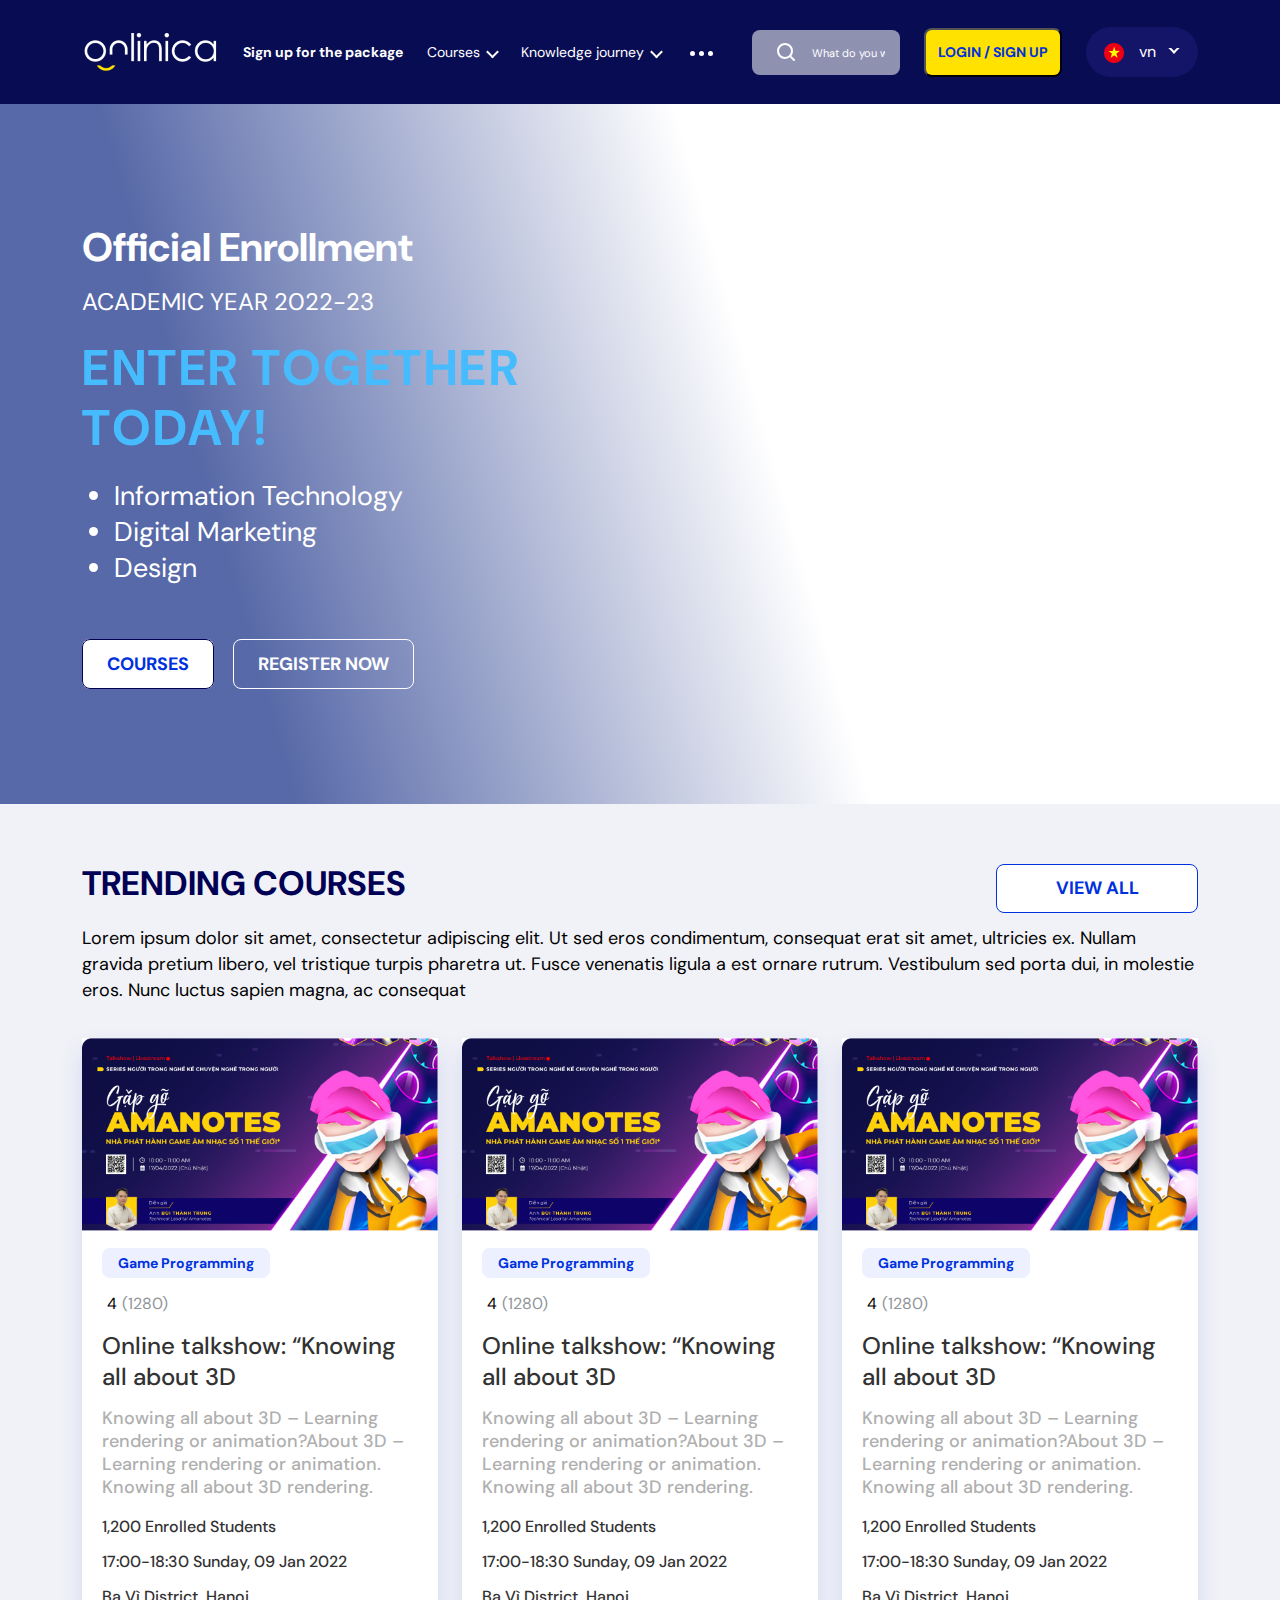
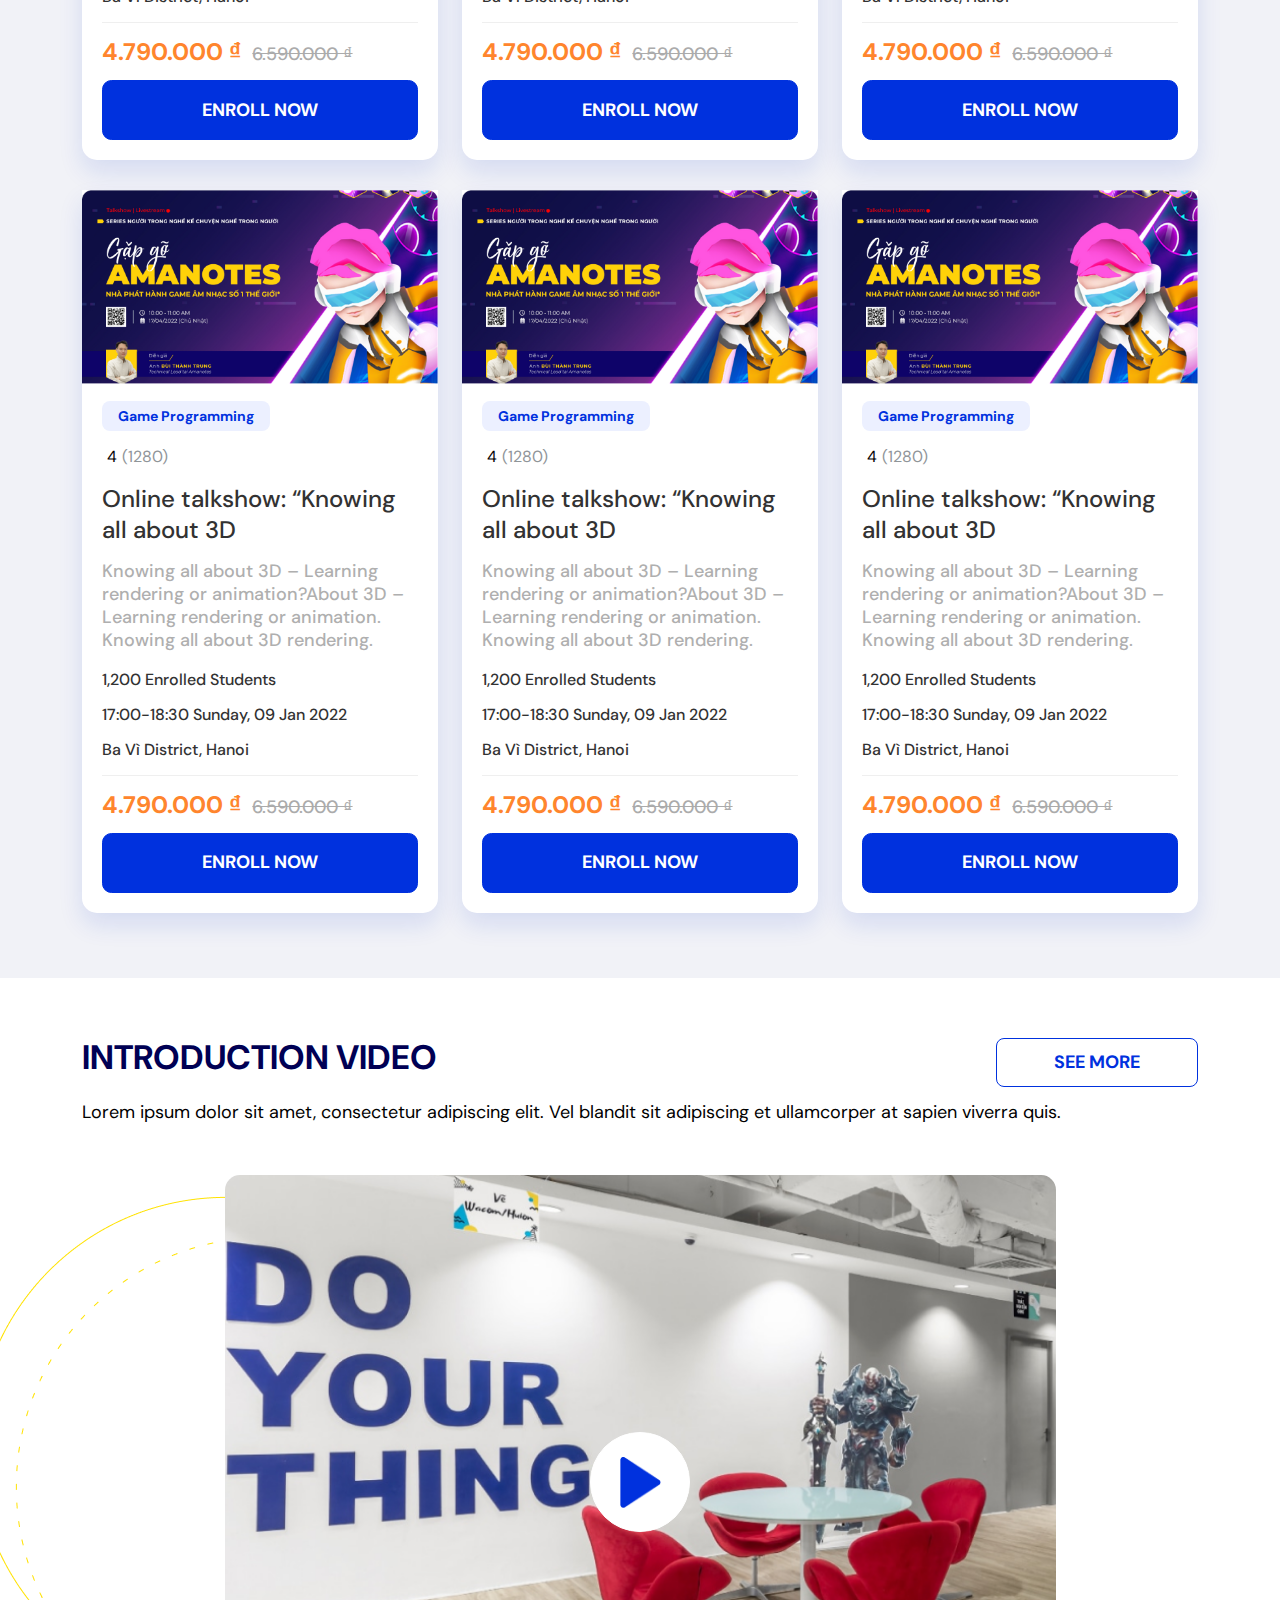
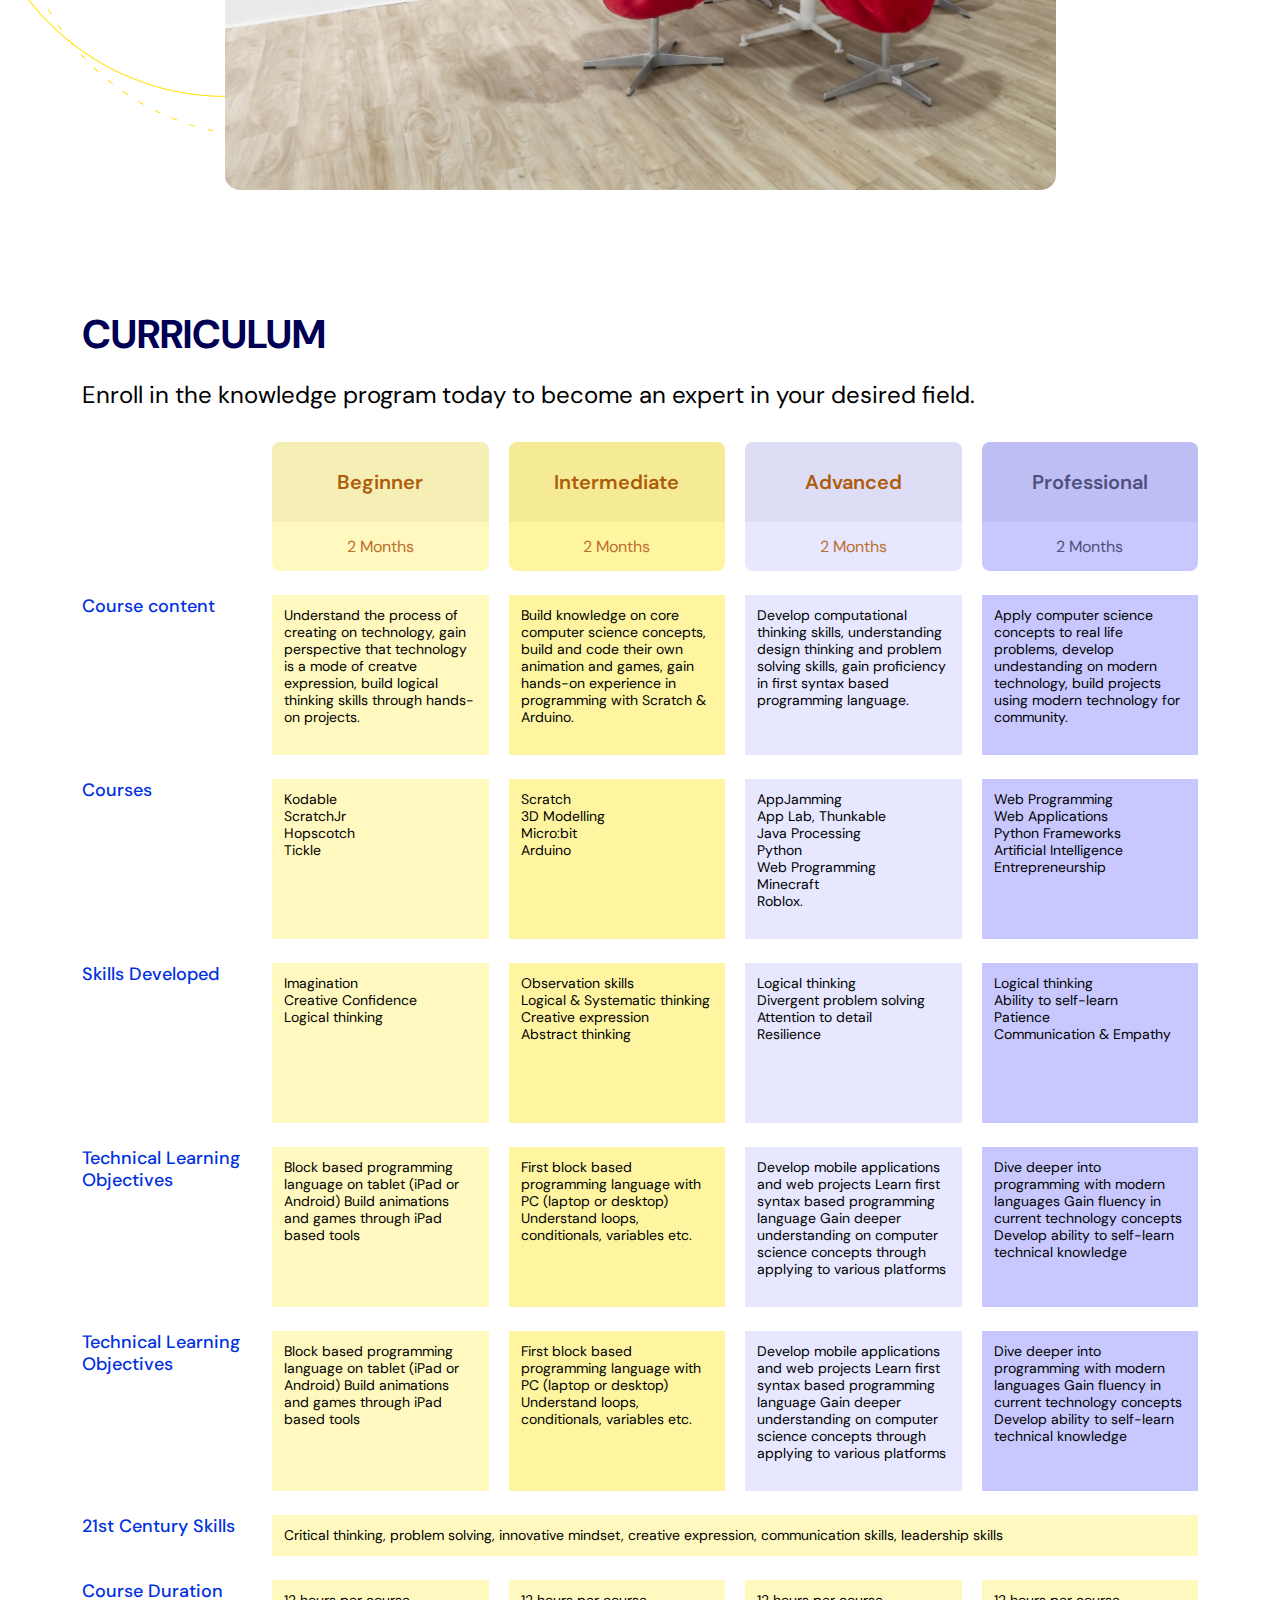
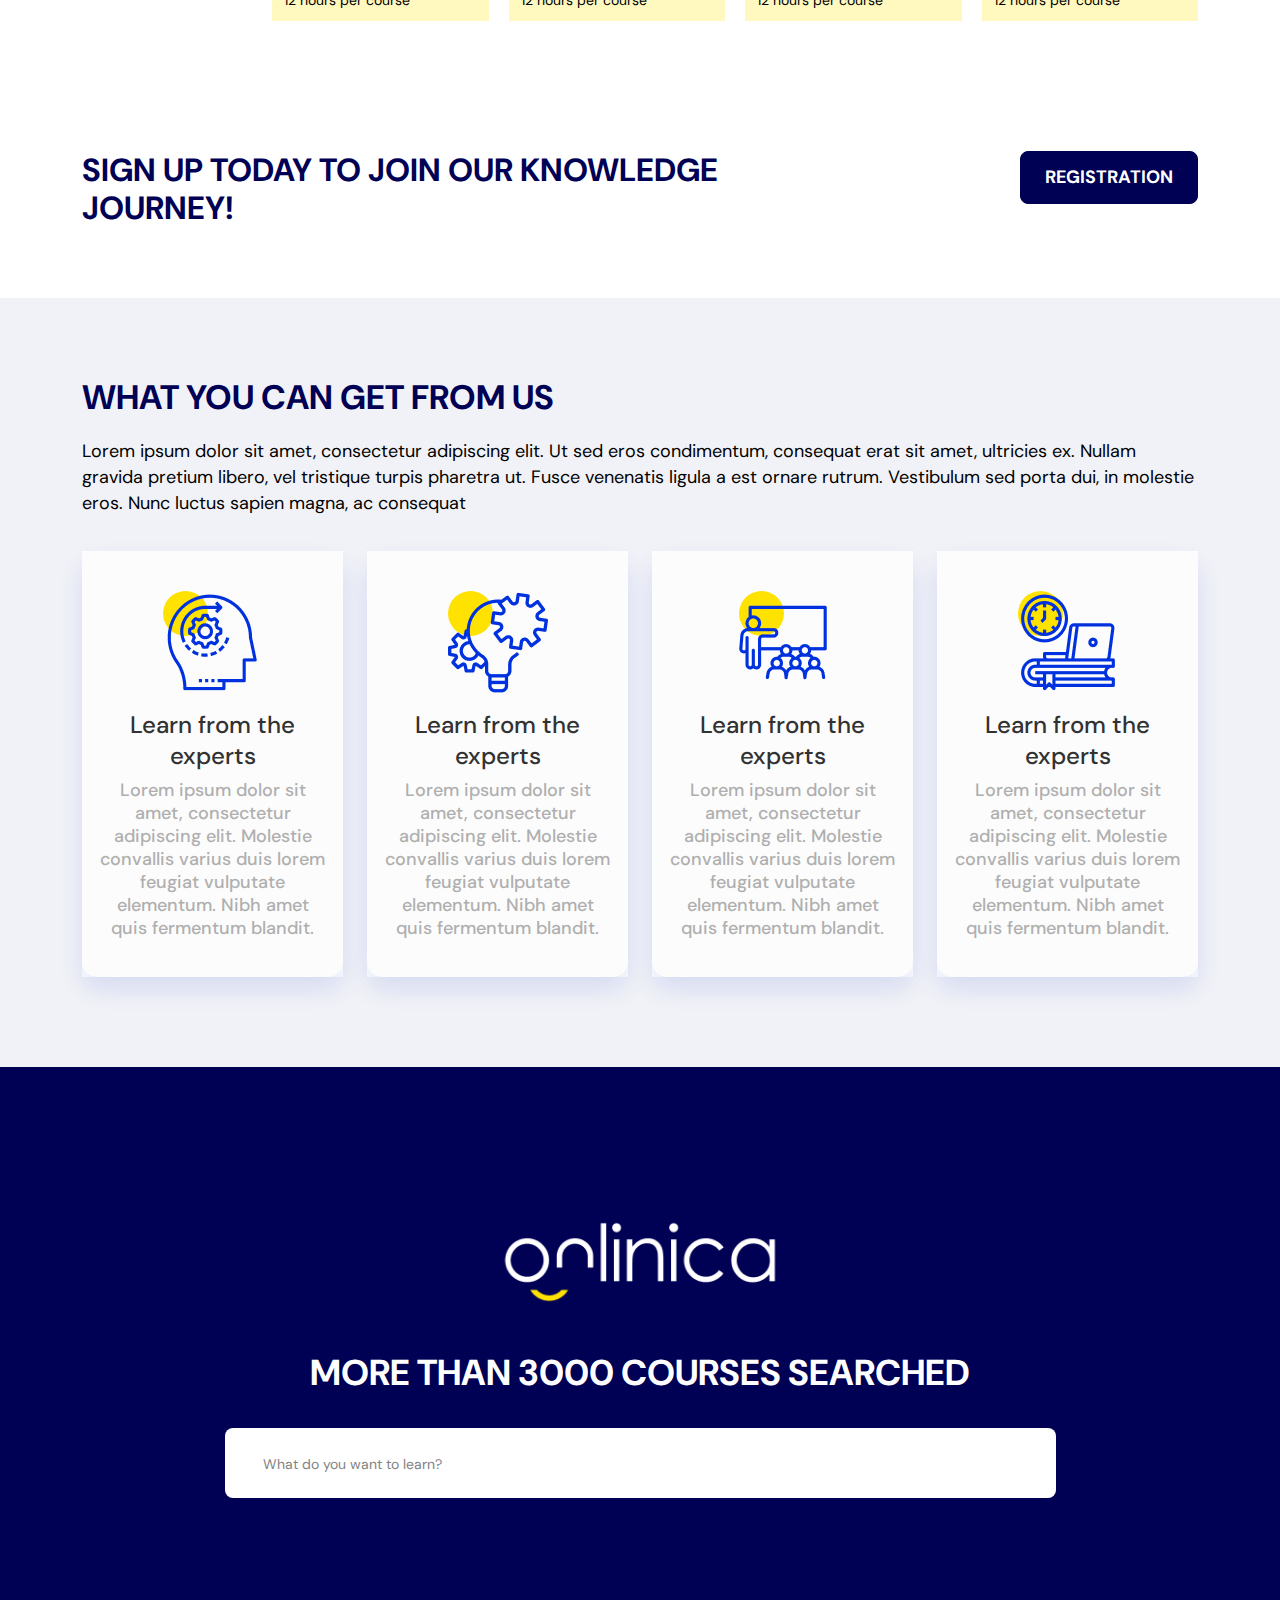
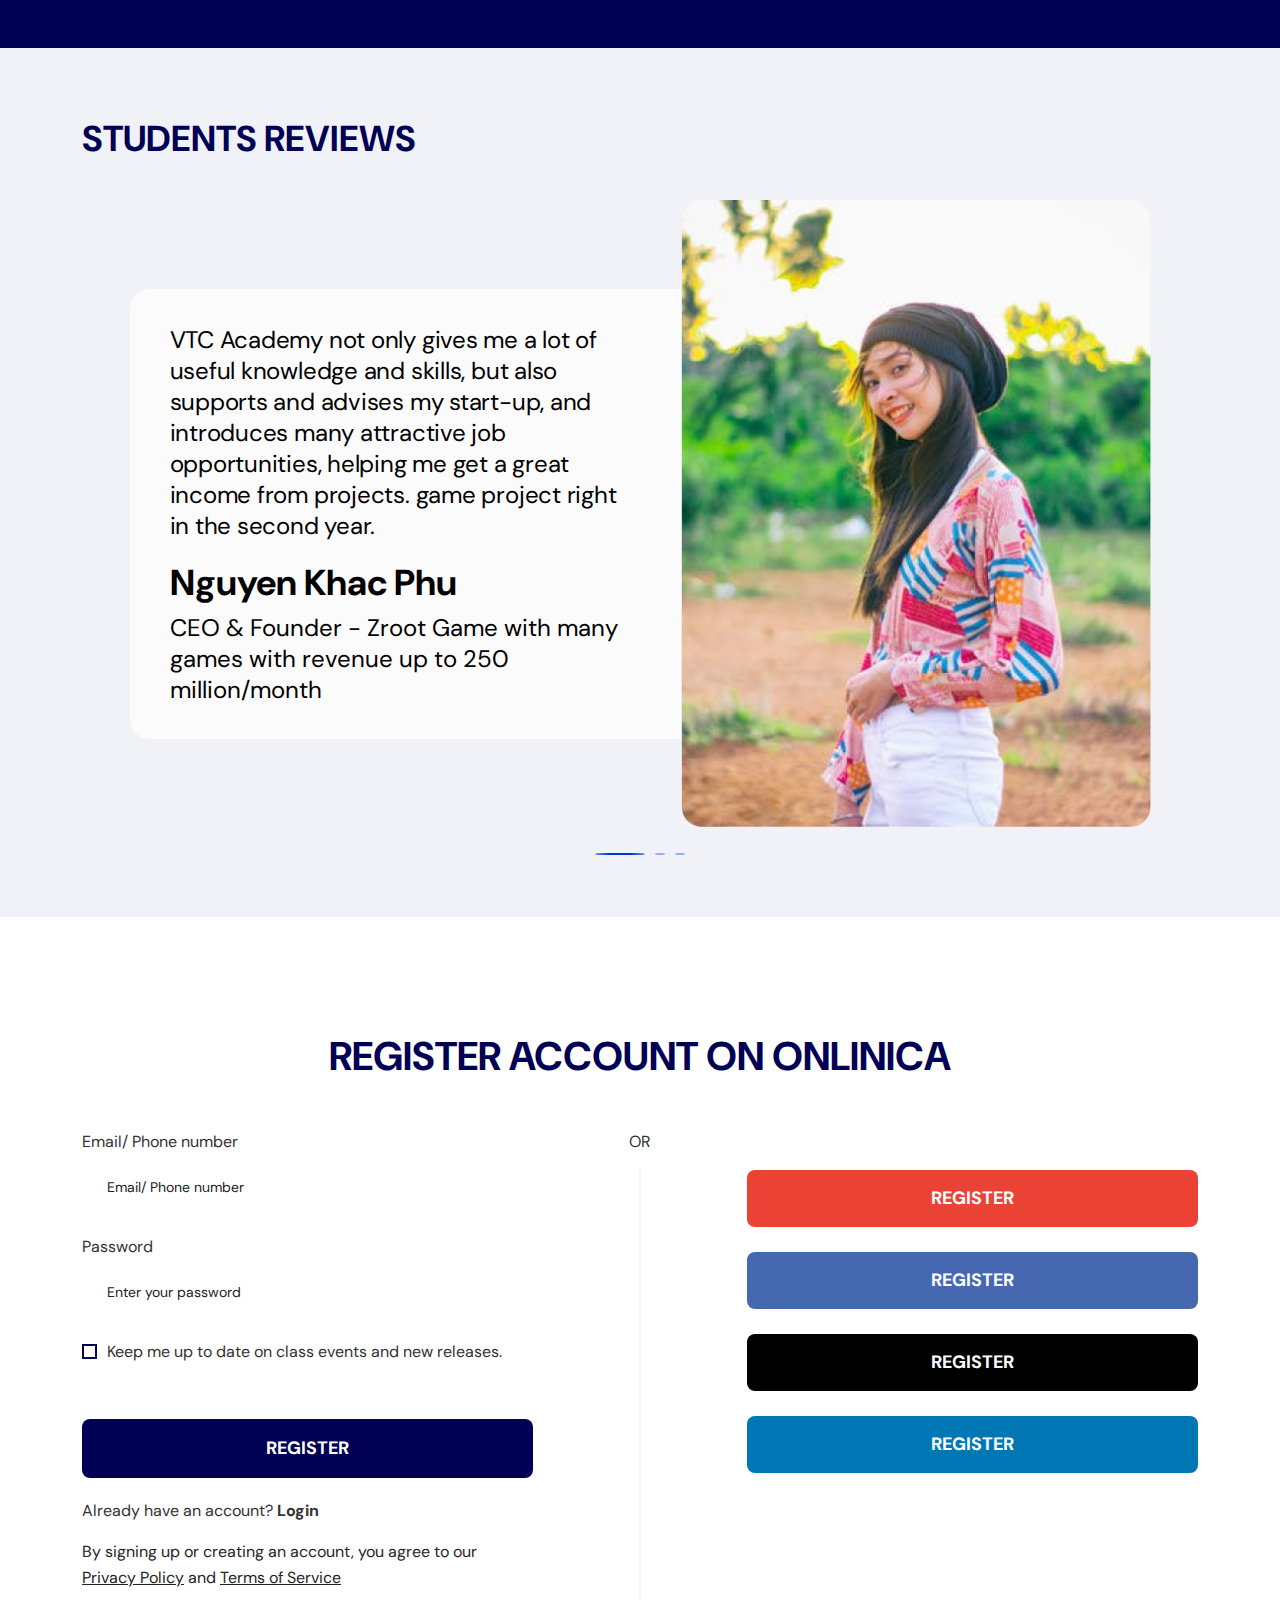
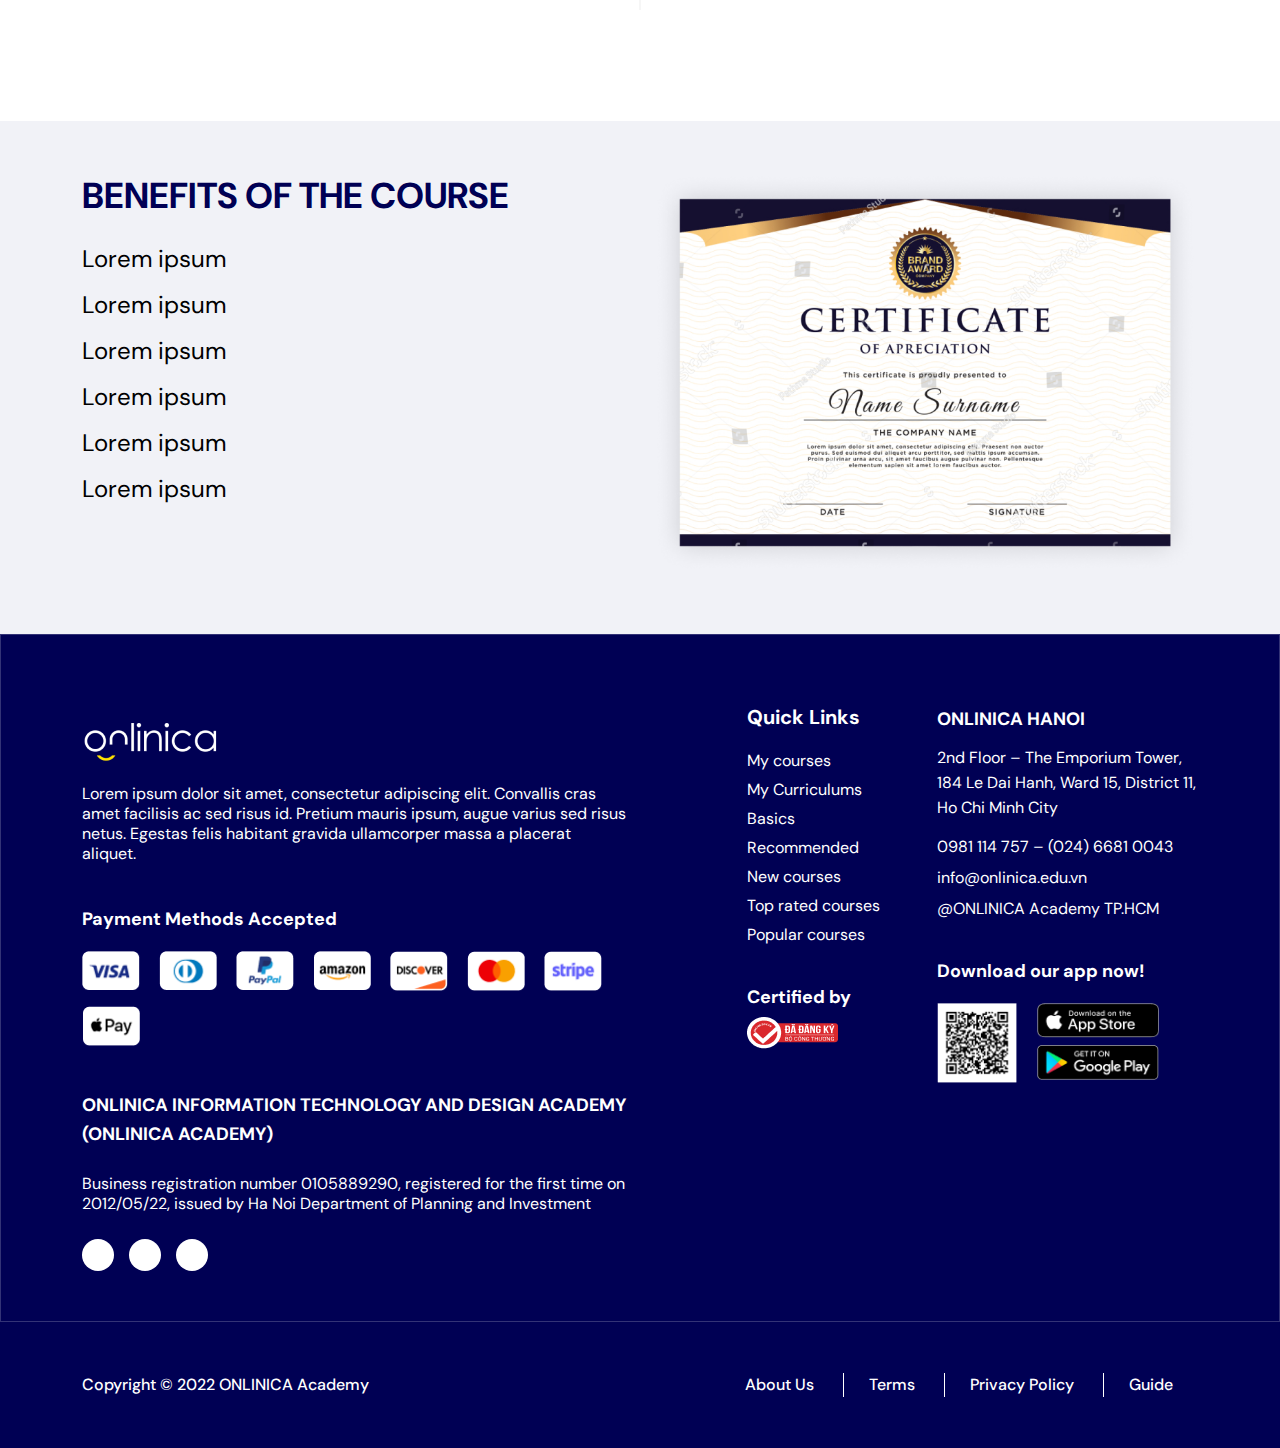
<file: index.html>
<!DOCTYPE html>
<html lang="en">

<head>
    <meta charset="UTF-8">
    <meta http-equiv="X-UA-Compatible" content="IE=edge">
    <meta name="viewport" content="width=device-width, initial-scale=1.0">
    <meta name="description" content="project description here">
    <link rel="shortcut icon" type="image/x-icon" href="assets/img/favicon/favicon.ico">
    <title>Onlinica Academy</title>
    <link rel="stylesheet" href="assets/css/bootstrap.min.css">
    <link rel="stylesheet" href="assets/css/owl.carousel.css">
    <link rel="stylesheet" href="assets/css/magnific-popup.css">
    <link rel="stylesheet" href="assets/css/default.css">
    <link rel="stylesheet" href="assets/css/style.css">
    <link rel="stylesheet" href="assets/css/nice-select.css">
    <link rel="stylesheet" href="assets/css/responsive.css">
</head>

<body>
    <!--========================
     Preloader Start
========================-->
    <div id='preloader'>
        <div id='status'>
            <img src='assets/img/icons/loading.gif' alt='LOADING....!!!!!' />
        </div>
    </div>



    <!-- Price Plan Modal -->
    <div class="modal fade" id="priceplanModal" tabindex="-1" aria-labelledby="priceplanModalLabel" aria-hidden="true">
        <div class="modal-dialog">
            <div class="modal-content">
                <button type="button" class="btn-close" data-bs-dismiss="modal" aria-label="Close"></button>
                <div class="modal-body">
                    <div class="container">
                        <h2 class="plan-sec-title">Choose Your Plan</h2>
                        <p class="plan-sec-text">Lorem ipsum dolor sit amet, consectetur adipiscing elit. Venenatis nisl
                            tincidunt semper accumsan nec eu sit ultrices.</p>

                        <table class="plan-table">
                            <tbody>
                                <tr>
                                    <td></td>
                                    <td>
                                        <span class="table-title">INDIVIDUAL</span>
                                        <span class="table-subtitle">1 Account, 2 Devices</span>
                                    </td>
                                    <td>
                                        <span class="table-title">ANNUAL</span>
                                        <span class="table-subtitle">1 Account, 2 Devices</span>
                                    </td>
                                </tr>
                                <tr>
                                    <td></td>
                                    <td>
                                        <span class="table-price">12.09 ₫</span>
                                        <span class="table-time">/month</span>
                                    </td>
                                    <td>
                                        <span class="table-price">8.09 ₫</span>
                                        <span class="table-time">/annum</span>
                                    </td>
                                </tr>
                                <tr>
                                    <td>Monthly price (billed annually)</td>
                                    <td><img src="assets/img/icons/check-1-1.png" alt="Check"></td>
                                    <td><img src="assets/img/icons/check-1-1.png" alt="Check"></td>
                                </tr>
                                <tr>
                                    <td>Devices you can watch at the same time</td>
                                    <td><img src="assets/img/icons/check-1-1.png" alt="Check"></td>
                                    <td><img src="assets/img/icons/check-1-1.png" alt="Check"></td>
                                </tr>
                                <tr>
                                    <td>Download for Offline viewing</td>
                                    <td><img src="assets/img/icons/check-1-1.png" alt="Check"></td>
                                    <td><img src="assets/img/icons/check-1-1.png" alt="Check"></td>
                                </tr>
                                <tr>
                                    <td>All 150+ classes across 11 categories</td>
                                    <td>1 user</td>
                                    <td>3 users</td>
                                </tr>
                                <tr>
                                    <td>Access to Sessions by MasterClass</td>
                                    <td><img src="assets/img/icons/check-1-1.png" alt="Check"></td>
                                    <td><img src="assets/img/icons/check-1-1.png" alt="Check"></td>
                                </tr>
                                <tr>
                                    <td>Watch on your computer, TV, phone or tablet</td>
                                    <td><img src="assets/img/icons/close-1-1.png" alt="Check"></td>
                                    <td><img src="assets/img/icons/check-1-1.png" alt="Check"></td>
                                </tr>
                                <tr>
                                    <td>Bonus class guides & content</td>
                                    <td><img src="assets/img/icons/close-1-1.png" alt="Check"></td>
                                    <td><img src="assets/img/icons/close-1-1.png" alt="Check"></td>
                                </tr>
                                <tr>
                                    <td></td>
                                    <td><a href="#" class="table-btn">Select</a></td>
                                    <td><a href="#" class="table-btn">Select</a></td>
                                </tr>
                            </tbody>
                            <tfoot>
                                <tr>
                                    <td></td>
                                    <td colspan="2"><a href="#" class="table-btn">continue</a></td>
                                </tr>
                            </tfoot>
                        </table>

                    </div>
                </div>
            </div>
        </div>
    </div>

    <!-- Login Modal -->
    <div class="modal fade" id="exampleModal" tabindex="-1" aria-labelledby="exampleModalLabel" aria-hidden="true">
        <div class="modal-dialog">
            <div class="modal-content">
                <button type="button" class="btn-close" data-bs-dismiss="modal" aria-label="Close"></button>
                <div class="modal-body">
                    <div class="container">
                        <div class="row">
                            <div class="col-xl-6 text-center">
                                <img src="assets/img/login-image-1.png" alt="image">
                            </div>
                            <div class="col-xl-6">
                                <form action="#" class="form-style1">
                                    <h2 class="form-title">Login</h2>
                                    <div class="form-qucik-link">
                                        <div class="row">
                                            <div class="col-6">
                                                <a href=""><span class="iconify"
                                                        data-icon="akar-icons:google-fill"></span>Login
                                                </a>
                                            </div>
                                            <div class="col-6">
                                                <a class="_facebook" href=""><span class="iconify"
                                                        data-icon="akar-icons:facebook-fill"></span>Login
                                                </a>
                                            </div>
                                            <div class="col-6">
                                                <a class="_microsoft" href=""><span class="iconify"
                                                        data-icon="logos:microsoft-windows"></span>Login
                                                </a>
                                            </div>
                                            <div class="col-6">
                                                <a class="_linkedin" href=""><span class="iconify"
                                                        data-icon="brandico:linkedin"></span>Login
                                                </a>
                                            </div>
                                        </div>
                                    </div>
                                    <div class="form-middle-bar">
                                        <span>Or</span>
                                    </div>
                                    <div class="form-group">
                                        <label for="email2">Email</label>
                                        <input type="email" id="email2" name="email2"
                                            placeholder="Enter your email / phone number">
                                    </div>
                                    <div class="form-group has-forget-link">
                                        <label for="pass2">Password</label>
                                        <input type="pass" id="pass2" name="pass2" placeholder="Enter your password">
                                    </div>
                                    <div class="form-group">
                                        <button class="form-btn" type="submit">Login</button>
                                    </div>
                                    <div class="form-bottom-note">Need an account? <button type="button"
                                            data-bs-dismiss="modal" data-bs-toggle="modal"
                                            data-bs-target="#registerModal">Register</button></div>
                                    <div class="form-bottom-links">By logging in, you agree to our <a href="#">Privacy
                                            Policy</a> and <a href="#">Terms of Service</a></div>
                                </form>
                            </div>
                        </div>
                    </div>
                </div>
            </div>
        </div>
    </div>

    <!-- Register Modal -->
    <div class="modal fade" id="registerModal" tabindex="-1" aria-labelledby="registerModalLabel" aria-hidden="true">
        <div class="modal-dialog">
            <div class="modal-content">
                <button type="button" class="btn-close" data-bs-dismiss="modal" aria-label="Close"></button>
                <div class="modal-body">
                    <div class="container">
                        <div class="row">
                            <div class="col-xl-6 text-center">
                                <img src="assets/img/login-image-1.png" alt="image">
                            </div>
                            <div class="col-xl-6">
                                <form action="#" class="form-style1">
                                    <h2 class="form-title">register</h2>
                                    <div class="form-qucik-link">
                                        <div class="row">
                                            <div class="col-6">
                                                <a href=""><span class="iconify"
                                                        data-icon="akar-icons:google-fill"></span>Register
                                                </a>
                                            </div>
                                            <div class="col-6">
                                                <a class="_facebook" href=""><span class="iconify"
                                                        data-icon="akar-icons:facebook-fill"></span>Register
                                                </a>
                                            </div>
                                            <div class="col-6">
                                                <a class="_microsoft" href=""><span class="iconify"
                                                        data-icon="logos:microsoft-windows"></span>Register
                                                </a>
                                            </div>
                                            <div class="col-6">
                                                <a class="_linkedin" href=""><span class="iconify"
                                                        data-icon="brandico:linkedin"></span>Register
                                                </a>
                                            </div>
                                        </div>
                                    </div>
                                    <div class="form-middle-bar">
                                        <span>Or</span>
                                    </div>
                                    <div class="form-group">
                                        <label for="email2">Email</label>
                                        <input type="email" id="email2" name="email2" placeholder="Enter your email">
                                    </div>
                                    <div class="form-group has-forget-link">
                                        <label for="pass2">Password</label>
                                        <input type="pass" id="pass2" name="pass2" placeholder="Enter your phone">
                                    </div>
                                    <div class="form-group">
                                        <input type="checkbox" id="keepuptodate" name="keepuptodate">
                                        <label for="keepuptodate">Keep me up to date on class events and new
                                            releases.</label>
                                    </div>
                                    <div class="form-group">
                                        <button class="form-btn" type="submit">Register Now</button>
                                    </div>
                                    <div class="form-bottom-note">Already have an account? <button type="button"
                                            data-bs-dismiss="modal" data-bs-toggle="modal"
                                            data-bs-target="#exampleModal">Login</button></div>
                                    <div class="form-bottom-links">By logging in, you agree to our <a href="#">Privacy
                                            Policy</a> and <a href="#">Terms of Service</a></div>
                                </form>
                            </div>
                        </div>
                    </div>
                </div>
            </div>
        </div>
    </div>

    <!-- vs-menu-wrapper-start-here -->
    <div class="vs-menu-wrapper">
        <div class="vs-menu-area text-center">
            <button class="vs-menu-toggle"><i class="fal fa-times"></i></button>
            <div class="vs-mobile-menu">
                <ul>
                    <li><a href="index.html">Home</a></li>
                    <li class="menu-item-has-children">
                        <a href="blog.html">Courses</a>
                        <ul class="sub-menu">
                            <li><a href="">All courses</a></li>
                            <li><a href="">Illustration</a></li>
                            <li><a href="">Craft</a></li>
                            <li><a href="">Marketing & Business</a></li>
                            <li><a href="">Photography & Video</a></li>
                            <li><a href="">Design</a></li>
                            <li><a href="">Music & Audio</a></li>
                            <li><a href="">3D & Animation</a></li>
                            <li><a href="">Architecture & Spaces</a></li>
                            <li><a href="">Writing</a></li>
                            <li><a href="">Web & App Design</a></li>
                            <li><a href="">Calligraphy & Typography</a></li>
                            <li><a href="">Fashion</a></li>
                            <li><a href="">My courses</a></li>
                            <li><a href="">My Curriculums</a></li>
                            <li><a href="">Basics</a></li>
                            <li><a href="">Recommended</a></li>
                            <li><a href="">New courses</a></li>
                            <li><a href="">Top rated courses</a></li>
                            <li><a href="">Popular courses</a></li>
                        </ul>
                    </li>
                    <li class="menu-item-has-children">
                        <a href="">Curriculam</a>
                    </li>
                    <li class="menu-item-has-children">
                        <a href="">Pages</a>
                        <ul class="sub-menu">
                            <li><a href="">FAQs</a></li>
                            <li><a href="">Blogs</a></li>
                            <li><a href="">Events</a></li>
                        </ul>
                    </li>
                </ul>
            </div>
        </div>
    </div>

    <!-- header-top-area-start-here -->
    <section class="header-top-area">
        <div class="container">
            <div class="row justify-content-between align-items-center">
                <div class="col col-lg-auto">
                    <div class="header-logo">
                        <h2 class="logo-title">
                            <a href="index.html"><img src="assets/img/logo.png" alt=""></a>
                        </h2>
                    </div>
                </div>
                <div class="col-auto">
                    <div class="primary-menu d-none d-lg-block">
                        <ul>
                            <li><a class="active" href="">Sign up for the package</a></li>
                            <li class="menu-item-has-children mega-menu-wrap">
                                <a href="">Courses</a>
                                <div class="mega-menu">
                                    <ul>
                                        <li>
                                            <ul class="mega-sub-menu">
                                                <li><a href="">All courses</a></li>
                                                <li><a href="">Illustration</a></li>
                                                <li><a href="">Craft</a></li>
                                                <li><a href="">Marketing &amp; Business</a></li>
                                                <li><a href="">Photography &amp; Video</a></li>
                                                <li><a href="">Design</a></li>
                                                <li><a href="">Music &amp; Audio</a></li>
                                            </ul>
                                        </li>
                                        <li>
                                            <ul class="mega-sub-menu">
                                                <li><a href="">3D &amp; Animation</a></li>
                                                <li><a href="">Architecture &amp; Spaces</a></li>
                                                <li><a href="">Writing</a></li>
                                                <li><a href="">Web &amp; App Design</a></li>
                                                <li><a href="">Calligraphy &amp; Typography</a></li>
                                                <li><a href="">Fashion</a></li>
                                            </ul>
                                        </li>
                                        <li>
                                            <ul class="mega-sub-menu">
                                                <li><a href="">My courses</a></li>
                                                <li><a href="">My Curriculums</a></li>
                                                <li><a href="">Basics</a></li>
                                                <li><a href="">Recommended</a></li>
                                                <li><a href="">New courses</a></li>
                                                <li><a href="">Top rated courses</a></li>
                                                <li><a href="">Popular courses</a></li>
                                            </ul>
                                        </li>
                                    </ul>
                                    <div class="megu-menu-footer">
                                        <img src="assets/img/certificate-small.png" alt="certificate">
                                        <p class="inner_text">Explore your achievements &amp; Certifications!</p>
                                        <img class="inner_icon" src="assets/img/icons/chevron-right-solid.svg"
                                            alt="image">
                                        <a href="#" class="overlay-link"><span class="sr-only">learn more</span></a>
                                    </div>
                                </div>
                            </li>
                            <li class="menu-item-has-children"><a href="">Knowledge journey</a>
                                <ul class="sub-menu">
                                    <li><a href="">Menu 1</a></li>
                                    <li><a href="">Menu 2</a></li>
                                    <li><a href="">Menu 3</a></li>
                                </ul>
                            </li>
                            <li class="menu-item-has-children pages-link">
                                <a href="">
                                    <span class="header-dots"><span></span><span></span><span></span></span>
                                </a>
                                <ul class="sub-menu">
                                    <li><a href="">FAQs</a></li>
                                    <li><a href="">Blogs</a></li>
                                    <li><a href="">Events</a></li>
                                </ul>
                            </li>
                        </ul>
                    </div>
                </div>
                <div class="col-auto col-lg d-none d-xl-block header-search-column">
                    <form class="search-box">
                        <div class="search-form-inner">
                            <div class="form-group">
                                <input type="text" placeholder="What do you want to learn?">
                                <button type="submit" class="submit-btn"><svg xmlns="http://www.w3.org/2000/svg"
                                        xmlns:xlink="http://www.w3.org/1999/xlink" aria-hidden="true" role="img"
                                        class="iconify iconify--eva" width="1em" height="1em"
                                        preserveAspectRatio="xMidYMid meet" viewBox="0 0 24 24"
                                        data-icon="eva:search-outline">
                                        <path fill="currentColor"
                                            d="m20.71 19.29l-3.4-3.39A7.92 7.92 0 0 0 19 11a8 8 0 1 0-8 8a7.92 7.92 0 0 0 4.9-1.69l3.39 3.4a1 1 0 0 0 1.42 0a1 1 0 0 0 0-1.42ZM5 11a6 6 0 1 1 6 6a6 6 0 0 1-6-6Z">
                                        </path>
                                    </svg></button>
                                <button class="search-closer" type="button"><img src="assets/img/icons/times-solid.svg"
                                        alt="Times"></button>
                            </div>
                            <div class="search-result">
                                <div class="search-item"><span class="search-match">python</span></div>
                                <div class="search-item"><span class="search-match">python</span> for beginners</div>
                                <div class="search-item"><span class="search-match">python</span> for data science</div>
                                <div class="search-item"><span class="search-match">python</span> for everybody</div>
                                <div class="search-item"><span class="search-match">python</span> for data science, ai
                                    &amp; development
                                </div>
                                <div class="search-item"><span class="search-match">python</span> data analysis</div>
                                <div class="search-item"><span class="search-match">python</span> for everybody
                                    specialization
                                </div>
                            </div>
                        </div>
                    </form>
                </div>
                <div class="col-auto d-none d-md-block search-related">
                    <div class="header-top-right">
                        <button data-bs-toggle="modal" data-bs-target="#exampleModal" type="button"
                            class="login-btn">Login / Sign Up</button>
                    </div>
                </div>
                <div class="col-auto d-block d-lg-none">
                    <button class="vs-menu-toggle"><svg fill="white" xmlns="http://www.w3.org/2000/svg"
                            viewBox="0 0 448 512">
                            <path
                                d="M16 132h416c8.837 0 16-7.163 16-16V76c0-8.837-7.163-16-16-16H16C7.163 60 0 67.163 0 76v40c0 8.837 7.163 16 16 16zm0 160h416c8.837 0 16-7.163 16-16v-40c0-8.837-7.163-16-16-16H16c-8.837 0-16 7.163-16 16v40c0 8.837 7.163 16 16 16zm0 160h416c8.837 0 16-7.163 16-16v-40c0-8.837-7.163-16-16-16H16c-8.837 0-16 7.163-16 16v40c0 8.837 7.163 16 16 16z">
                            </path>
                        </svg></button>
                </div>


                <div class="col-auto">
                    <div class="language-list">
                        <div class="wrapper">
                            <div class="select_wrap_2">
                                <ul class="default_option_2">
                                    <li>
                                        <div class="option">
                                            <div class="icon flag-icon"><img src="assets/img/icons/Vietnam (VN).png" alt=""></div>
                                            <p>vn</p>
                                        </div>
                                    </li>
                                </ul>
                                <ul class="select_ul_2">
                                    <li>
                                        <div class="option">
                                            <div class="icon flag-icon"><img src="assets/img/icons/Vietnam (VN).png" alt=""></div>
                                            <p>vn</p>
                                        </div>
                                    </li>
                                    <li>
                                        <div class="option">
                                            <div class="icon flag-icon"><img src="assets/img/icons/Vietnam (VN).png" alt=""></div>
                                            <p>en</p>
                                        </div>
                                    </li>
                                </ul>
                            </div>
                        </div>
                    </div>
                </div>
            </div>
        </div>
    </section>
    <!-- hero-area-start-here -->
    <section class="hero-area">
        <div class="hero-area-slide">
            <div class="hero-area-single-slide">
                <video id="background-video" autoplay loop muted poster="https://assets.codepen.io/6093409/river.jpg">
                    <source src="https://assets.codepen.io/6093409/river.mp4" type="video/mp4">
                </video>
                <div class="container">
                    <div class="row">
                        <div class="col-lg-8 col-xl-6 col-xxl-7">
                            <div class="hero-slide-content">
                                <b>Official Enrollment</b>
                                <p>ACADEMIC YEAR 2022-23</p>
                                <h1>ENTER TOGETHER
                                    TODAY!</h1>
                                <ul>
                                    <li>Information Technology</li>
                                    <li>Digital Marketing</li>
                                    <li>Design</li>
                                </ul>
                                <div class="hero-slide-btns">
                                    <a class="active" href="">Courses</a>
                                    <a href="">register now</a>
                                </div>
                            </div>
                        </div>
                    </div>
                </div>
            </div>

        </div>
    </section>
    <!-- trending-course-area-start-here -->
    <section class="trending-course-area">
        <div class="container">
            <div class="row">
                <div class="col">
                    <div class="trending-course-title">
                        <h1>Trending Courses</h1>
                        <p>Lorem ipsum dolor sit amet, consectetur adipiscing elit. Ut sed eros condimentum, consequat
                            erat sit amet, ultricies ex. Nullam gravida pretium libero, vel tristique turpis pharetra
                            ut. Fusce venenatis ligula a est ornare rutrum.
                            Vestibulum sed porta dui, in molestie eros. Nunc luctus sapien magna, ac consequat </p>
                        <a href="" class="course-see-all-btn">View All</a>
                    </div>
                </div>
            </div>
            <div class="row">

                <div class="col-md-6 col-lg-4">
                    <div class="trending-single-course">
                        <div class="course-thumb">
                            <img src="assets/img/thumb/thumb-1.png" alt="">
                        </div>
                        <div class="course-content-details">
                            <div class="course-category">
                                <strong>Game Programming</strong>
                                <div class="course-rating">
                                    <span class="iconify" data-icon="ant-design:star-filled"></span>
                                    <span class="iconify" data-icon="ant-design:star-filled"></span>
                                    <span class="iconify" data-icon="ant-design:star-filled"></span>
                                    <span class="iconify" data-icon="ant-design:star-filled"></span>
                                    <span class="iconify" data-icon="ant-design:star-filled"></span>
                                    <div class="total-rating">4<span>(1280)</span></div>
                                </div>
                            </div>
                            <h3>Online talkshow: “Knowing all about 3D</h3>
                            <p>Knowing all about 3D – Learning rendering or animation?About 3D – Learning rendering or
                                animation. Knowing all about 3D rendering.</p>
                            <div class="single-course-info">
                                <div class="single-course-info-item">
                                    <span class="iconify" data-icon="ph:users-four-thin"></span>
                                    <p>1,200 Enrolled Students</p>
                                </div>
                                <div class="single-course-info-item">
                                    <span class="iconify" data-icon="bytesize:clock"></span>
                                    <p>17:00-18:30 Sunday, 09 Jan 2022</p>
                                </div>
                                <div class="single-course-info-item">
                                    <span class="iconify" data-icon="clarity:map-marker-line"></span>
                                    <p>Ba Vì District, Hanoi</p>
                                </div>
                            </div>
                            <div class="course-price">
                                4.790.000 ₫
                                <del>6.590.000 ₫</del>
                            </div>
                            <button class="course-buy-btn" data-bs-toggle="modal" data-bs-target="#priceplanModal">
                                <span class="iconify" data-icon="ant-design:shopping-cart-outlined"></span>Enroll now
                            </button>

                        </div>
                    </div>
                </div>
                <div class="col-md-6 col-lg-4">
                    <div class="trending-single-course">
                        <div class="course-thumb">
                            <img src="assets/img/thumb/thumb-1.png" alt="">
                        </div>
                        <div class="course-content-details">
                            <div class="course-category">
                                <strong>Game Programming</strong>
                                <div class="course-rating">
                                    <span class="iconify" data-icon="ant-design:star-filled"></span>
                                    <span class="iconify" data-icon="ant-design:star-filled"></span>
                                    <span class="iconify" data-icon="ant-design:star-filled"></span>
                                    <span class="iconify" data-icon="ant-design:star-filled"></span>
                                    <span class="iconify" data-icon="ant-design:star-filled"></span>
                                    <div class="total-rating">4<span>(1280)</span></div>
                                </div>
                            </div>
                            <h3>Online talkshow: “Knowing all about 3D</h3>
                            <p>Knowing all about 3D – Learning rendering or animation?About 3D – Learning rendering or
                                animation. Knowing all about 3D rendering.</p>
                            <div class="single-course-info">
                                <div class="single-course-info-item">
                                    <span class="iconify" data-icon="ph:users-four-thin"></span>
                                    <p>1,200 Enrolled Students</p>
                                </div>
                                <div class="single-course-info-item">
                                    <span class="iconify" data-icon="bytesize:clock"></span>
                                    <p>17:00-18:30 Sunday, 09 Jan 2022</p>
                                </div>
                                <div class="single-course-info-item">
                                    <span class="iconify" data-icon="clarity:map-marker-line"></span>
                                    <p>Ba Vì District, Hanoi</p>
                                </div>
                            </div>
                            <div class="course-price">
                                4.790.000 ₫
                                <del>6.590.000 ₫</del>
                            </div>
                            <button class="course-buy-btn" data-bs-toggle="modal" data-bs-target="#priceplanModal">
                                <span class="iconify" data-icon="ant-design:shopping-cart-outlined"></span>Enroll now
                            </button>

                        </div>
                    </div>
                </div>
                <div class="col-md-6 col-lg-4">
                    <div class="trending-single-course">
                        <div class="course-thumb">
                            <img src="assets/img/thumb/thumb-1.png" alt="">
                        </div>
                        <div class="course-content-details">
                            <div class="course-category">
                                <strong>Game Programming</strong>
                                <div class="course-rating">
                                    <span class="iconify" data-icon="ant-design:star-filled"></span>
                                    <span class="iconify" data-icon="ant-design:star-filled"></span>
                                    <span class="iconify" data-icon="ant-design:star-filled"></span>
                                    <span class="iconify" data-icon="ant-design:star-filled"></span>
                                    <span class="iconify" data-icon="ant-design:star-filled"></span>
                                    <div class="total-rating">4<span>(1280)</span></div>
                                </div>
                            </div>
                            <h3>Online talkshow: “Knowing all about 3D</h3>
                            <p>Knowing all about 3D – Learning rendering or animation?About 3D – Learning rendering or
                                animation. Knowing all about 3D rendering.</p>
                            <div class="single-course-info">
                                <div class="single-course-info-item">
                                    <span class="iconify" data-icon="ph:users-four-thin"></span>
                                    <p>1,200 Enrolled Students</p>
                                </div>
                                <div class="single-course-info-item">
                                    <span class="iconify" data-icon="bytesize:clock"></span>
                                    <p>17:00-18:30 Sunday, 09 Jan 2022</p>
                                </div>
                                <div class="single-course-info-item">
                                    <span class="iconify" data-icon="clarity:map-marker-line"></span>
                                    <p>Ba Vì District, Hanoi</p>
                                </div>
                            </div>
                            <div class="course-price">
                                4.790.000 ₫
                                <del>6.590.000 ₫</del>
                            </div>
                            <button class="course-buy-btn" data-bs-toggle="modal" data-bs-target="#priceplanModal">
                                <span class="iconify" data-icon="ant-design:shopping-cart-outlined"></span>Enroll now
                            </button>

                        </div>
                    </div>
                </div>
                <div class="col-md-6 col-lg-4">
                    <div class="trending-single-course">
                        <div class="course-thumb">
                            <img src="assets/img/thumb/thumb-1.png" alt="">
                        </div>
                        <div class="course-content-details">
                            <div class="course-category">
                                <strong>Game Programming</strong>
                                <div class="course-rating">
                                    <span class="iconify" data-icon="ant-design:star-filled"></span>
                                    <span class="iconify" data-icon="ant-design:star-filled"></span>
                                    <span class="iconify" data-icon="ant-design:star-filled"></span>
                                    <span class="iconify" data-icon="ant-design:star-filled"></span>
                                    <span class="iconify" data-icon="ant-design:star-filled"></span>
                                    <div class="total-rating">4<span>(1280)</span></div>
                                </div>
                            </div>
                            <h3>Online talkshow: “Knowing all about 3D</h3>
                            <p>Knowing all about 3D – Learning rendering or animation?About 3D – Learning rendering or
                                animation. Knowing all about 3D rendering.</p>
                            <div class="single-course-info">
                                <div class="single-course-info-item">
                                    <span class="iconify" data-icon="ph:users-four-thin"></span>
                                    <p>1,200 Enrolled Students</p>
                                </div>
                                <div class="single-course-info-item">
                                    <span class="iconify" data-icon="bytesize:clock"></span>
                                    <p>17:00-18:30 Sunday, 09 Jan 2022</p>
                                </div>
                                <div class="single-course-info-item">
                                    <span class="iconify" data-icon="clarity:map-marker-line"></span>
                                    <p>Ba Vì District, Hanoi</p>
                                </div>
                            </div>
                            <div class="course-price">
                                4.790.000 ₫
                                <del>6.590.000 ₫</del>
                            </div>
                            <button class="course-buy-btn" data-bs-toggle="modal" data-bs-target="#priceplanModal">
                                <span class="iconify" data-icon="ant-design:shopping-cart-outlined"></span>Enroll now
                            </button>

                        </div>
                    </div>
                </div>
                <div class="col-md-6 col-lg-4">
                    <div class="trending-single-course">
                        <div class="course-thumb">
                            <img src="assets/img/thumb/thumb-1.png" alt="">
                        </div>
                        <div class="course-content-details">
                            <div class="course-category">
                                <strong>Game Programming</strong>
                                <div class="course-rating">
                                    <span class="iconify" data-icon="ant-design:star-filled"></span>
                                    <span class="iconify" data-icon="ant-design:star-filled"></span>
                                    <span class="iconify" data-icon="ant-design:star-filled"></span>
                                    <span class="iconify" data-icon="ant-design:star-filled"></span>
                                    <span class="iconify" data-icon="ant-design:star-filled"></span>
                                    <div class="total-rating">4<span>(1280)</span></div>
                                </div>
                            </div>
                            <h3>Online talkshow: “Knowing all about 3D</h3>
                            <p>Knowing all about 3D – Learning rendering or animation?About 3D – Learning rendering or
                                animation. Knowing all about 3D rendering.</p>
                            <div class="single-course-info">
                                <div class="single-course-info-item">
                                    <span class="iconify" data-icon="ph:users-four-thin"></span>
                                    <p>1,200 Enrolled Students</p>
                                </div>
                                <div class="single-course-info-item">
                                    <span class="iconify" data-icon="bytesize:clock"></span>
                                    <p>17:00-18:30 Sunday, 09 Jan 2022</p>
                                </div>
                                <div class="single-course-info-item">
                                    <span class="iconify" data-icon="clarity:map-marker-line"></span>
                                    <p>Ba Vì District, Hanoi</p>
                                </div>
                            </div>
                            <div class="course-price">
                                4.790.000 ₫
                                <del>6.590.000 ₫</del>
                            </div>
                            <button class="course-buy-btn" data-bs-toggle="modal" data-bs-target="#priceplanModal">
                                <span class="iconify" data-icon="ant-design:shopping-cart-outlined"></span>Enroll now
                            </button>

                        </div>
                    </div>
                </div>
                <div class="col-md-6 col-lg-4">
                    <div class="trending-single-course">
                        <div class="course-thumb">
                            <img src="assets/img/thumb/thumb-1.png" alt="">
                        </div>
                        <div class="course-content-details">
                            <div class="course-category">
                                <strong>Game Programming</strong>
                                <div class="course-rating">
                                    <span class="iconify" data-icon="ant-design:star-filled"></span>
                                    <span class="iconify" data-icon="ant-design:star-filled"></span>
                                    <span class="iconify" data-icon="ant-design:star-filled"></span>
                                    <span class="iconify" data-icon="ant-design:star-filled"></span>
                                    <span class="iconify" data-icon="ant-design:star-filled"></span>
                                    <div class="total-rating">4<span>(1280)</span></div>
                                </div>
                            </div>
                            <h3>Online talkshow: “Knowing all about 3D</h3>
                            <p>Knowing all about 3D – Learning rendering or animation?About 3D – Learning rendering or
                                animation. Knowing all about 3D rendering.</p>
                            <div class="single-course-info">
                                <div class="single-course-info-item">
                                    <span class="iconify" data-icon="ph:users-four-thin"></span>
                                    <p>1,200 Enrolled Students</p>
                                </div>
                                <div class="single-course-info-item">
                                    <span class="iconify" data-icon="bytesize:clock"></span>
                                    <p>17:00-18:30 Sunday, 09 Jan 2022</p>
                                </div>
                                <div class="single-course-info-item">
                                    <span class="iconify" data-icon="clarity:map-marker-line"></span>
                                    <p>Ba Vì District, Hanoi</p>
                                </div>
                            </div>
                            <div class="course-price">
                                4.790.000 ₫
                                <del>6.590.000 ₫</del>
                            </div>
                            <button class="course-buy-btn" data-bs-toggle="modal" data-bs-target="#priceplanModal">
                                <span class="iconify" data-icon="ant-design:shopping-cart-outlined"></span>Enroll now
                            </button>

                        </div>
                    </div>
                </div>

            </div>
        </div>
    </section>

    <!-- introduction-area-start-here -->
    <section class="introduction-area">
        <div class="shape-001"><img src="assets/img/shape-1-1.png" alt="Shape"></div>
        <div class="container">
            <div class="row">
                <div class="col">
                    <div class="trending-course-title">
                        <h1>Introduction Video</h1>
                        <p>Lorem ipsum dolor sit amet, consectetur adipiscing elit. Vel blandit sit adipiscing et
                            ullamcorper at sapien viverra quis.</p>
                        <a href="" class="course-see-all-btn">See More</a>
                    </div>
                </div>
            </div>
            <div class="row justify-content-center">
                <div class="col-12 col-xl-9">
                    <div class="introduction-video">
                        <div class="introduction-video-popup">
                            <a class="mfp-iframe video-play-btn" href="https://www.youtube.com/watch?v=BmYv8XGl-YU"><img
                                    src="assets/img/icons/play.png" alt=""></a>
                        </div>
                    </div>
                </div>
            </div>
        </div>
    </section>

    <section class="curriculum-area text-center text-xl-start">
        <div class="container">
            <div class="row align-items-center flex-xl-row flex-column-reverse gy-3">
                <div class="col-xl-12">
                    <div class="curriculum-content-left">
                        <h2>curriculum</h2>
                        <p>Enroll in the knowledge program today to become an expert in your desired field.</p>
                    </div>
                </div>
            </div>


            <div class="row">
                <div class="col-lg-2">

                </div>
                <div class="col-lg-10">
                    <div class="curriculam-top-label">
                        <div class="curriculam-label">
                            <div class="curriculam-course-label c-course-label-1">
                                <h2>Beginner</h2>
                            </div>
                            <div class="curriculam-course-time c-course-time-1">
                                <h2>2 Months</h2>
                            </div>
                        </div>

                        <div class="curriculam-label">
                            <div class="curriculam-course-label c-course-label-2">
                                <h2>Intermediate</h2>
                            </div>
                            <div class="curriculam-course-time c-course-time-2">
                                <h2>2 Months</h2>
                            </div>
                        </div>

                        <div class="curriculam-label">
                            <div class="curriculam-course-label c-course-label-3">
                                <h2>Advanced</h2>
                            </div>
                            <div class="curriculam-course-time c-course-time-3">
                                <h2>2 Months</h2>
                            </div>
                        </div>

                        <div class="curriculam-label">
                            <div class="curriculam-course-label c-course-label-4">
                                <h2>Professional</h2>
                            </div>
                            <div class="curriculam-course-time c-course-time-4">
                                <h2>2 Months</h2>
                            </div>
                        </div>
                    </div>
                </div>
            </div>
            <!-- /.row -->

            <div class="row mt-24">
                <div class="col-lg-2">
                    <div class="course-content-heading">
                        <h2>Course content</h2>
                    </div>
                </div>
                <div class="col-lg-10">

                    <div class="course-content-wrapper">
                        <div class="course-content-box c-c-box-1">
                            <p>Understand the process of creating on technology, gain perspective that technology is a
                                mode of creatve expression, build logical thinking skills through hands-on projects.
                            </p>
                        </div>
                        <div class="course-content-box c-c-box-2">
                            <p>Build knowledge on core computer science concepts, build and code their own animation and
                                games, gain hands-on experience in programming with Scratch & Arduino.
                            </p>
                        </div>
                        <div class="course-content-box c-c-box-3">
                            <p>Develop computational thinking skills, understanding design thinking and problem solving
                                skills, gain proficiency in first syntax based programming language.
                            </p>
                        </div>
                        <div class="course-content-box c-c-box-4">
                            <p>Apply computer science concepts to real life problems, develop undestanding on modern
                                technology, build projects using modern technology for community.
                            </p>
                        </div>
                    </div>


                </div>
            </div>
            <!-- /.row -->

            <div class="row mt-24">
                <div class="col-lg-2 col-md-12">
                    <div class="course-content-heading">
                        <h2>Courses</h2>
                    </div>
                </div>
                <div class="col-lg-10 col-md-12">

                    <div class="course-content-wrapper">
                        <div class="course-content-box c-c-box-1">
                            <p>Kodable <br> ScratchJr <br> Hopscotch
                                <br> Tickle
                            </p>


                        </div>
                        <div class="course-content-box c-c-box-2">
                            <p>Scratch <br> 3D Modelling <br> Micro:bit <br>Arduino
                            </p>
                        </div>
                        <div class="course-content-box c-c-box-3">
                            <p>AppJamming <br> App Lab, Thunkable <br> Java Processing <br>Python <br>Web Programming
                                <br>Minecraft <br>Roblox.
                            </p>
                        </div>
                        <div class="course-content-box c-c-box-4">
                            <p>Web Programming <br>Web Applications<br> Python Frameworks<br> Artificial
                                Intelligence<br> Entrepreneurship
                            </p>
                        </div>
                    </div>


                </div>
            </div>
            <!-- /.row -->



            <div class="row mt-24">
                <div class="col-lg-2 col-sm-12">
                    <div class="course-content-heading">
                        <h2>Skills Developed</h2>
                    </div>
                </div>
                <div class="col-lg-10 col-sm-12">

                    <div class="course-content-wrapper">
                        <div class="course-content-box c-c-box-1">
                            <p>Imagination <br> Creative Confidence<br> Logical thinking
                            </p>
                        </div>
                        <div class="course-content-box c-c-box-2">
                            <p>Observation skills<br> Logical & Systematic thinking<br> Creative expression<br> Abstract
                                thinking
                            </p>
                        </div>
                        <div class="course-content-box c-c-box-3">
                            <p>Logical thinking<br> Divergent problem solving<br> Attention to detail<br> Resilience
                            </p>
                        </div>
                        <div class="course-content-box c-c-box-4">
                            <p>Logical thinking<br> Ability to self-learn<br> Patience
                                <br> Communication & Empathy
                            </p>
                        </div>
                    </div>


                </div>
            </div>
            <!-- /.row -->




            <div class="row mt-24">
                <div class="col-lg-2">
                    <div class="course-content-heading">
                        <h2>Technical Learning Objectives</h2>
                    </div>
                </div>
                <div class="col-lg-10">
                    <div class="course-content-wrapper">
                        <div class="course-content-box c-c-box-1">
                            <p>Block based programming language on tablet (iPad or Android) Build animations and games
                                through iPad based tools
                            </p>
                        </div>
                        <div class="course-content-box c-c-box-2">
                            <p>First block based programming language with PC (laptop or desktop) Understand loops,
                                conditionals, variables etc.
                            </p>
                        </div>
                        <div class="course-content-box c-c-box-3">
                            <p>Develop mobile applications and web projects Learn first syntax based programming
                                language Gain deeper understanding on computer science concepts through applying to
                                various platforms
                            </p>
                        </div>
                        <div class="course-content-box c-c-box-4">
                            <p>Dive deeper into programming with modern languages Gain fluency in current technology
                                concepts Develop ability to self-learn technical knowledge
                            </p>
                        </div>
                    </div>
                </div>
            </div>
            <!-- /.row -->
            <div class="row mt-24">
                <div class="col-lg-2">
                    <div class="course-content-heading">
                        <h2>Technical Learning Objectives</h2>
                    </div>
                </div>
                <div class="col-lg-10">
                    <div class="course-content-wrapper">
                        <div class="course-content-box c-c-box-1">
                            <p>Block based programming language on tablet (iPad or Android) Build animations and games
                                through iPad based tools
                            </p>
                        </div>
                        <div class="course-content-box c-c-box-2">
                            <p>First block based programming language with PC (laptop or desktop) Understand loops,
                                conditionals, variables etc.
                            </p>
                        </div>
                        <div class="course-content-box c-c-box-3">
                            <p>Develop mobile applications and web projects Learn first syntax based programming
                                language Gain deeper understanding on computer science concepts through applying to
                                various platforms
                            </p>
                        </div>
                        <div class="course-content-box c-c-box-4">
                            <p>Dive deeper into programming with modern languages Gain fluency in current technology
                                concepts Develop ability to self-learn technical knowledge
                            </p>
                        </div>
                    </div>
                </div>
            </div>
            <!-- /.row -->


            <div class="row mt-24">
                <div class="col-lg-2">
                    <div class="course-content-heading">
                        <h2>21st Century Skills</h2>
                    </div>
                </div>
                <div class="col-lg-10">
                    <div class="course-content-skils-wrapper">
                        <div class="course-content-skils-box w-100 c-c-box-1">
                            <p>Critical thinking, problem solving, innovative mindset, creative expression,
                                communication skills, leadership skills
                            </p>
                        </div>
                    </div>
                </div>
            </div>
            <!-- /.row -->




            <div class="row mt-24">
                <div class="col-lg-2">
                    <div class="course-content-heading">
                        <h2>Course Duration</h2>
                    </div>
                </div>
                <div class="col-lg-10">
                    <div class="course-content-skils-wrapper d-flex justify-content-between">
                        <div class="course-content-skils-box c-c-box-1">
                            <p>12 hours per course
                            </p>
                        </div>
                        <div class="course-content-skils-box c-c-box-1">
                            <p>12 hours per course
                            </p>
                        </div>
                        <div class="course-content-skils-box c-c-box-1">
                            <p>12 hours per course
                            </p>
                        </div>
                        <div class="course-content-skils-box c-c-box-1">
                            <p>12 hours per course
                            </p>
                        </div>
                    </div>
                </div>
            </div>
        </div>
    </section>

    <!-- sign-up-today-area-start-here -->
    <section class="sign-up-today-area">
        <div class="container">
            <div class="row">
                <div class="col-lg-8">
                    <div class="sign-up-today-content-left">
                        <h2>SIGN UP TODAY TO JOIN OUR KNOWLEDGE JOURNEY!</h2>
                    </div>
                </div>
                <div class="col-lg-4">
                    <div class="sign-up-today-content-right">
                        <a href="#">REGISTRATION</a>
                    </div>
                </div>
            </div>
        </div>
    </section>
    <!-- get-from-us-area-start-here -->
    <section class="get-from-us-area">
        <div class="container">
            <div class="row">
                <div class="col  text-center text-xl-start">
                    <div class="trending-course-title">
                        <h1>WHAT YOU CAN GET FROM US</h1>
                        <p>Lorem ipsum dolor sit amet, consectetur adipiscing elit. Ut sed eros condimentum, consequat
                            erat sit amet, ultricies ex. Nullam gravida pretium libero, vel tristique turpis pharetra
                            ut. Fusce venenatis ligula a est ornare rutrum.
                            Vestibulum sed porta dui, in molestie eros. Nunc luctus sapien magna, ac consequat </p>
                    </div>
                </div>
            </div>
            <div class="row gy-4">
                <div class="col-lg-6 col-xl-3">
                    <div class="single-service">
                        <div class="single-service-details">
                            <div class="service-icon">
                                <img src="assets/img/icons/service-2-1.png" alt="">
                            </div>
                            <h3>Learn from the experts</h3>
                            <p>Lorem ipsum dolor sit amet, consectetur adipiscing elit. Molestie convallis varius duis
                                lorem feugiat vulputate elementum. Nibh amet quis fermentum blandit.</p>

                        </div>
                    </div>
                </div>
                <div class="col-lg-6 col-xl-3">
                    <div class="single-service">
                        <div class="single-service-details">
                            <div class="service-icon">
                                <img src="assets/img/icons/service-2-2.png" alt="">
                            </div>
                            <h3>Learn from the experts</h3>
                            <p>Lorem ipsum dolor sit amet, consectetur adipiscing elit. Molestie convallis varius duis
                                lorem feugiat vulputate elementum. Nibh amet quis fermentum blandit.</p>

                        </div>
                    </div>
                </div>
                <div class="col-lg-6 col-xl-3">
                    <div class="single-service">
                        <div class="single-service-details">
                            <div class="service-icon">
                                <img src="assets/img/icons/service-2-3.png" alt="">
                            </div>
                            <h3>Learn from the experts</h3>
                            <p>Lorem ipsum dolor sit amet, consectetur adipiscing elit. Molestie convallis varius duis
                                lorem feugiat vulputate elementum. Nibh amet quis fermentum blandit.</p>

                        </div>
                    </div>
                </div>
                <div class="col-lg-6 col-xl-3">
                    <div class="single-service">
                        <div class="single-service-details">
                            <div class="service-icon">
                                <img src="assets/img/icons/service-2-4.png" alt="">
                            </div>
                            <h3>Learn from the experts</h3>
                            <p>Lorem ipsum dolor sit amet, consectetur adipiscing elit. Molestie convallis varius duis
                                lorem feugiat vulputate elementum. Nibh amet quis fermentum blandit.</p>

                        </div>
                    </div>
                </div>
            </div>
        </div>
    </section>
    <!-- search-area-start-here -->
    <section class="search-area">
        <div class="container">
            <div class="row justify-content-center text-center">
                <div class="col-xl-9 col-xxl-9">
                    <div class="search-content-right">
                        <div class="insted-logo-text">
                            <img src="assets/img/logo-2.png" alt="">
                        </div>
                        <div class="section-title pb-1">
                            <h2>More than 3000 courses searched</h2>
                        </div>
                        <form action="#">
                            <div class="m-search">
                                <button type="button"><span class="iconify"
                                        data-icon="eva:search-outline"></span></button>
                                <input type="text" placeholder="What do you want to learn?">
                            </div>
                        </form>
                    </div>
                </div>
            </div>
        </div>
    </section>
    <!-- testimonial-area-start-here -->
    <section class="testimonial-area">
        <div class="shape-2"><img src="assets/img/shape-1-2.png" alt="shape image"></div>
        <div class="container">
            <div class="row">
                <div class="col">
                    <div class="section-title">
                        <h2>Students Reviews</h2>
                    </div>
                </div>
            </div>
            <div class="row justify-content-center">
                <div class="col-xl-11">
                    <div class="testimonial">
                        <div class="testimonial-single">
                            <div class="testimonial-single-details">
                                <p>VTC Academy not only gives me a lot of useful knowledge and skills, but also supports
                                    and advises my start-up, and introduces many attractive job opportunities, helping
                                    me get a great income from projects. game project
                                    right in the second year.</p>
                                <h3>Nguyen Khac Phu</h3>
                                <span>CEO & Founder - Zroot Game with many games with revenue up to 250
                                    million/month</span>
                            </div>
                            <img src="assets/img/testimonial-1.png" alt="">
                        </div>
                        <div class="testimonial-single">
                            <div class="testimonial-single-details">
                                <p>VTC Academy not only gives me a lot of useful knowledge and skills, but also supports
                                    and advises my start-up, and introduces many attractive job opportunities, helping
                                    me get a great income from projects. game project
                                    right in the second year.</p>
                                <h3>Nguyen Khac Phu</h3>
                                <span>CEO & Founder - Zroot Game with many games with revenue up to 250
                                    million/month</span>
                            </div>
                            <img src="assets/img/testimonial-1.png" alt="">
                        </div>
                        <div class="testimonial-single">
                            <div class="testimonial-single-details">
                                <p>VTC Academy not only gives me a lot of useful knowledge and skills, but also supports
                                    and advises my start-up, and introduces many attractive job opportunities, helping
                                    me get a great income from projects. game project
                                    right in the second year.</p>
                                <h3>Nguyen Khac Phu</h3>
                                <span>CEO & Founder - Zroot Game with many games with revenue up to 250
                                    million/month</span>
                            </div>
                            <img src="assets/img/testimonial-1.png" alt="">
                        </div>
                    </div>
                </div>
            </div>
        </div>
    </section>
    <!-- register-from-area-start-here -->
    <section class="register-form-area">
        <div class="container">
            <div class="row">
                <div class="col">
                    <div class="register-form-title">
                        <h2>REGISTER ACCOUNT ON ONLINICA</h2>
                    </div>
                </div>
            </div>
            <div class="row">
                <div class="col-lg-5">
                    <div class="register-form-content-left">
                        <form action="#">
                            <div class="single-form-group">
                                <label for="">Email/ Phone number</label>
                                <input type="name" placeholder="Email/ Phone number">
                            </div>
                            <div class="single-form-group">
                                <label for="">Password</label>
                                <input type="text" placeholder="Enter your password">
                            </div>
                            <div class="single-form-group">
                                <div class="form-check">
                                    <input class="form-check-input" type="checkbox" value="" id="flexCheckDefault">
                                    <label class="form-check-label" for="flexCheckDefault">
                                        Keep me up to date on class events and new releases.
                                    </label>
                                </div>
                            </div>
                            <div class="single-form-group">
                                <input type="submit" value="Register">
                            </div>
                            <p class="hva">Already have an account? <a href="">Login</a></p>
                            <p class="hva2">By signing up or creating an account, you agree to our
                                <a href="">Privacy Policy</a> and <a href="">Terms of Service</a></p>
                        </form>
                    </div>
                </div>
                <div class="col-lg-2">
                    <div class="devider">
                        <span>or</span>
                    </div>
                </div>
                <div class="col-lg-5">
                    <div class="register-form-content-right">
                        <div class="row">
                            <div class="col-6 col-lg-12">
                                <a href=""><span class="iconify"
                                        data-icon="akar-icons:google-fill"></span>Register
                                </a>
                            </div>
                            <div class="col-6 col-lg-12">
                                <a class="_facebook" href=""><span class="iconify"
                                        data-icon="akar-icons:facebook-fill"></span>Register
                                </a>
                            </div>
                            <div class="col-6 col-lg-12">
                                <a class="_microsoft" href=""><span class="iconify"
                                        data-icon="logos:microsoft-windows"></span>Register
                                </a>
                            </div>
                            <div class="col-6 col-lg-12">
                                <a class="_linkedin" href=""><span class="iconify"
                                        data-icon="brandico:linkedin"></span>Register
                                </a>
                            </div>
                        </div>
                        
                    </div>
                </div>
            </div>
        </div>
    </section>
    <!-- benefits-area-start-here -->
    <section class="benefits-area">
        <div class="container">
            <div class="row">
                <div class="col-lg-6">
                    <div class="benefits-content-left">
                        <div class="section-title">
                            <h2>BENEFITS OF THE COURSE</h2>
                            <div class="single-benefits-item">
                                <span class="iconify" data-icon="bi:check-circle-fill"></span>
                                <p>Lorem ipsum</p>
                            </div>
                            <div class="single-benefits-item">
                                <span class="iconify" data-icon="bi:check-circle-fill"></span>
                                <p>Lorem ipsum</p>
                            </div>
                            <div class="single-benefits-item">
                                <span class="iconify" data-icon="bi:check-circle-fill"></span>
                                <p>Lorem ipsum</p>
                            </div>
                            <div class="single-benefits-item">
                                <span class="iconify" data-icon="bi:check-circle-fill"></span>
                                <p>Lorem ipsum</p>
                            </div>
                            <div class="single-benefits-item">
                                <span class="iconify" data-icon="bi:check-circle-fill"></span>
                                <p>Lorem ipsum</p>
                            </div>
                            <div class="single-benefits-item">
                                <span class="iconify" data-icon="bi:check-circle-fill"></span>
                                <p>Lorem ipsum</p>
                            </div>
                        </div>
                    </div>
                </div>
                <div class="col-lg-6">
                    <div class="benefits-content-right">
                        <img src="assets/img/certificate.png" alt="">
                    </div>
                </div>
            </div>
        </div>
    </section>
    <!-- footer-area-start-here -->
    <section class="footer-area">
        <div class="container">
            <div class="row gy-4">
                <div class="col-lg-6">
                    <div class="footer-widget-1">
                        <div class="footer-logo">
                            <a href="index.html"><img src="assets/img/logo.png" alt=""></a>
                        </div>
                        <p>Lorem ipsum dolor sit amet, consectetur adipiscing elit. Convallis cras amet facilisis ac sed
                            risus id. Pretium mauris ipsum, augue varius sed risus netus. Egestas felis habitant gravida
                            ullamcorper massa a placerat aliquet. </p>
                        <div class="payment-way">
                            <div class="payment-methoid">
                                <div class="payment-method-title">
                                    <h3>Payment Methods Accepted</h3>
                                    <div class="payment-method-anchor">
                                        <a class="item" href=""><img src="assets/img/icons/Visa.png" alt=""></a>
                                        <a class="item" href=""><img src="assets/img/icons/DinersClub.png" alt=""></a>
                                        <a class="item" href=""><img src="assets/img/icons/PayPal.png" alt=""></a>
                                        <a class="item" href=""><img src="assets/img/icons/AmazonPay.png" alt=""></a>
                                        <a class="item" href=""><img src="assets/img/icons/Discover.png" alt=""></a>
                                        <a class="item" href=""><img src="assets/img/icons/Mastercard.png" alt=""></a>
                                        <a class="item" href=""><img src="assets/img/icons/Stripe.png" alt=""></a>
                                        <a class="item" href=""><img src="assets/img/icons/ApplePay.png" alt=""></a>
                                    </div>
                                </div>
                            </div>
                        </div>
                        <h4>ONLINICA INFORMATION TECHNOLOGY AND DESIGN ACADEMY (ONLINICA ACADEMY)
                        </h4>
                        <p>Business registration number 0105889290, registered for the first time on 2012/05/22, issued
                            by Ha Noi Department of Planning and Investment</p>
                        <div class="footer-social">
                            <a href=""><span class="iconify" data-icon="la:linkedin-in"></span></a>
                            <a href=""><span class="iconify" data-icon="ic:sharp-facebook"></span></a>
                            <a href=""><span class="iconify" data-icon="la:twitter"></span></a>
                        </div>
                    </div>
                </div>
                <div class="col-lg-2 offset-xl-1">
                    <h3 class="footer-links-title">Quick Links</h3>
                    <ul class="footer-link">
                        <li><a href="#">My courses</a></li>
                        <li><a href="#">My Curriculums</a></li>
                        <li><a href="#">Basics</a></li>
                        <li><a href="#">Recommended</a></li>
                        <li><a href="#">New courses</a></li>
                        <li><a href="#">Top rated courses</a></li>
                        <li><a href="#">Popular courses</a></li>
                    </ul>
                    <div class="footer-certify">
                        <h5>Certified by</h5>
                        <a href=""><img src="assets/img/certify.png" alt=""></a>
                    </div>
                </div>
                <div class="col-lg-4 col-xl-3">
                    <div class="footer-widget-2">
                        <div class="footer-widget-2-item-1">
                            <h4>ONLINICA HANOI</h4>
                            <p>2nd Floor – The Emporium Tower, 184 Le Dai Hanh, Ward 15, District 11, Ho Chi Minh City
                            </p>
                            <a href=""><span class="iconify" data-icon="ic:sharp-phone-in-talk"></span> 0981 114 757 –
                                (024) 6681 0043</a>
                            <a href=""><span class="iconify" data-icon="codicon:mail"></span> info@onlinica.edu.vn</a>
                            <a href=""><span class="iconify" data-icon="ph:facebook-logo-light"></span> @ONLINICA
                                Academy
                                TP.HCM</a>
                        </div>
                        <div class="payment-method-title">
                            <h3>Download our app now!</h3>
                            <div class="scanplay">
                                <div class="scan-qr">
                                    <img src="assets/img/QR Code.png" alt="">
                                </div>
                                <div class="playstore-btns">
                                    <a href=""><img src="assets/img/Badge iOS.png" alt=""></a>
                                    <a href=""><img src="assets/img/Badge Android.png" alt=""></a>
                                </div>
                            </div>
                        </div>
                    </div>
                </div>
            </div>
        </div>
    </section>
    <!-- footer-copyright-area-start-here -->
    <section class="footer-copyright-area">
        <div class="container">
            <div class="row justify-content-between align-items-center">
                <div class="col-lg-auto text-center text-lg-start">
                    <div class="footer-copyright-left">
                        <p>Copyright &copy; 2022 ONLINICA Academy</p>
                    </div>
                </div>
                <div class="col-auto d-none d-lg-block">
                    <div class="footer-copyright-right">
                        <ul>
                            <li><a href="#">About Us</a></li>
                            <li><a href="#">Terms</a></li>
                            <li><a href="#">Privacy Policy</a></li>
                            <li><a href="#">Guide</a></li>
                        </ul>
                    </div>
                </div>
            </div>
        </div>
    </section>

    <!-- Back to Top-->
    <a id="back_to_top">
        <span class="iconify" data-icon="fa:angle-double-up"></span>
    </a>


    <script src="assets/js/jquery.min.js"></script>
    <script src="assets/js/iconify.min.js"></script>
    <script src="assets/js/bootstrap.min.js"></script>
    <script src="assets/js/jquery.nice-select.min.js">
    </script>
    <script src="assets/js/owl.carousel.min.js"></script>
    <script src="assets/js/jquery.magnific-popup.min.js"></script>
    <script src="assets/js/main.js"></script>
</body>

</html>
</file>
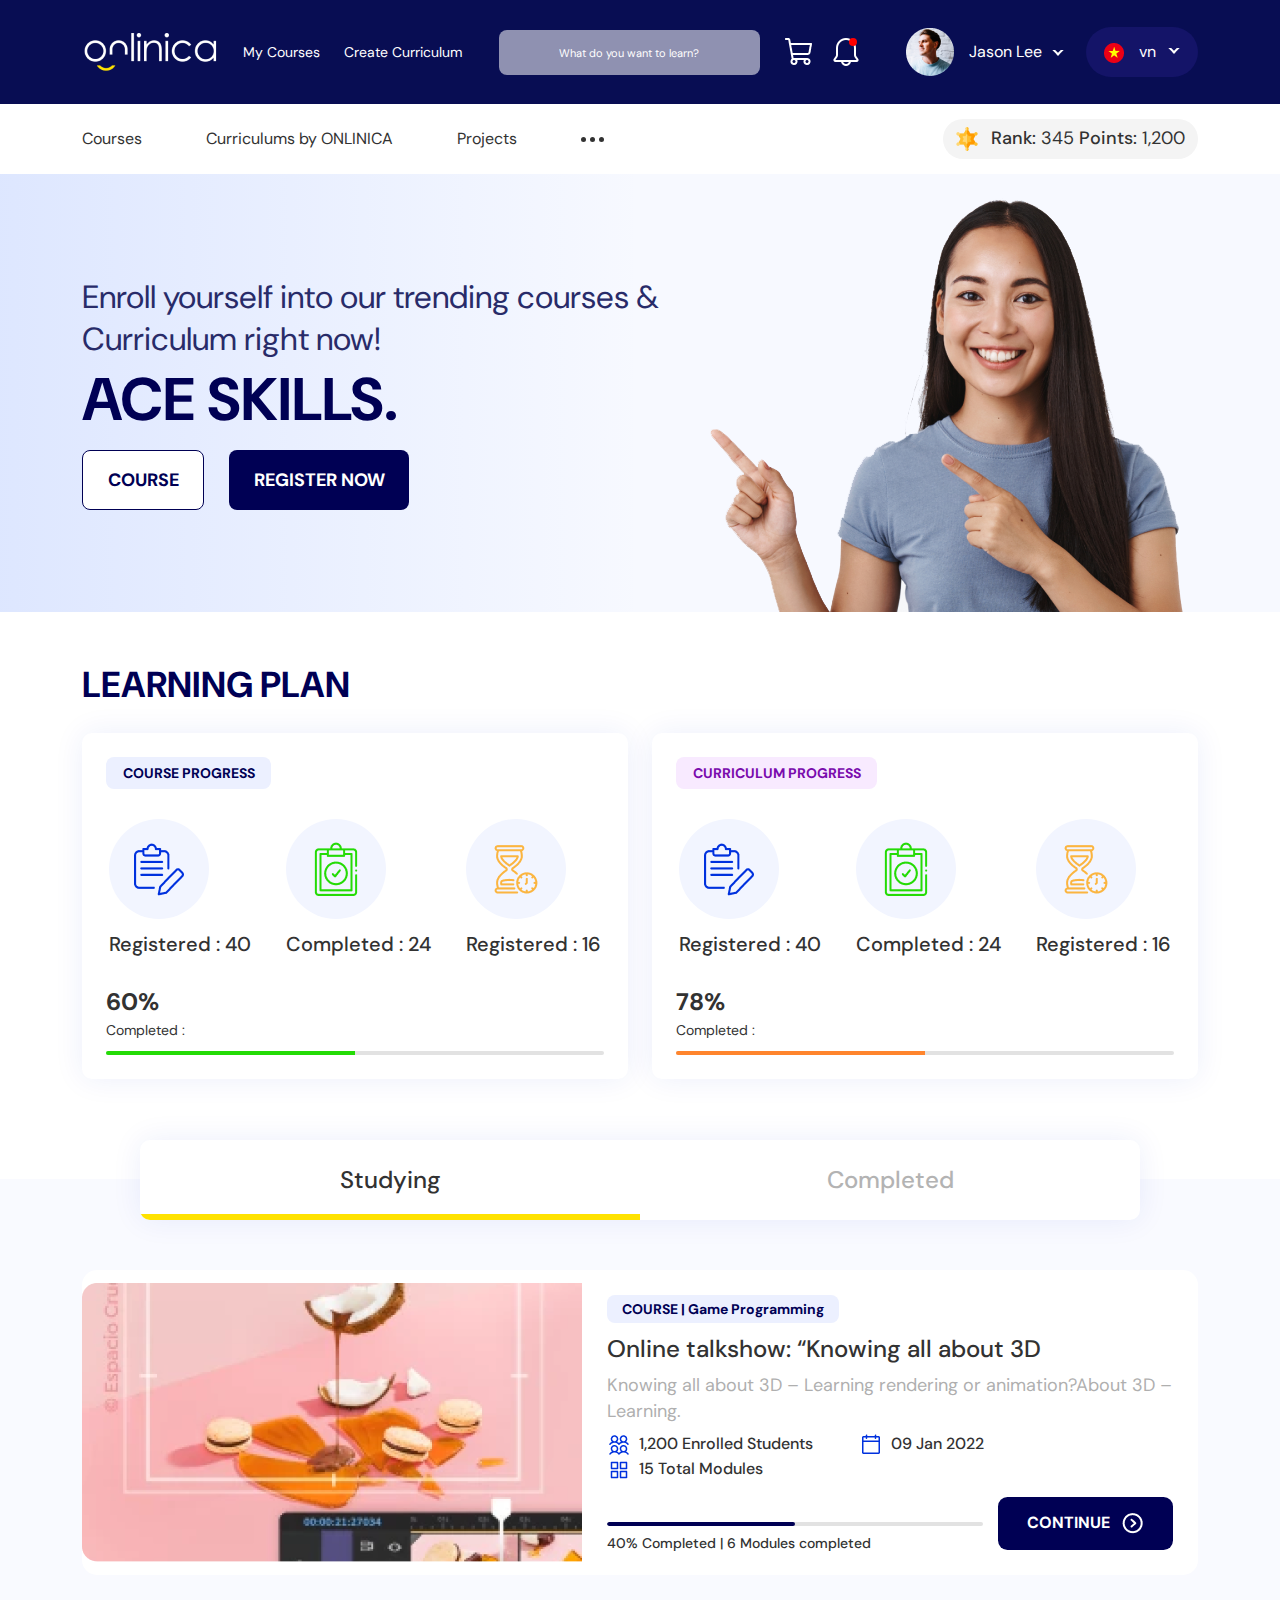
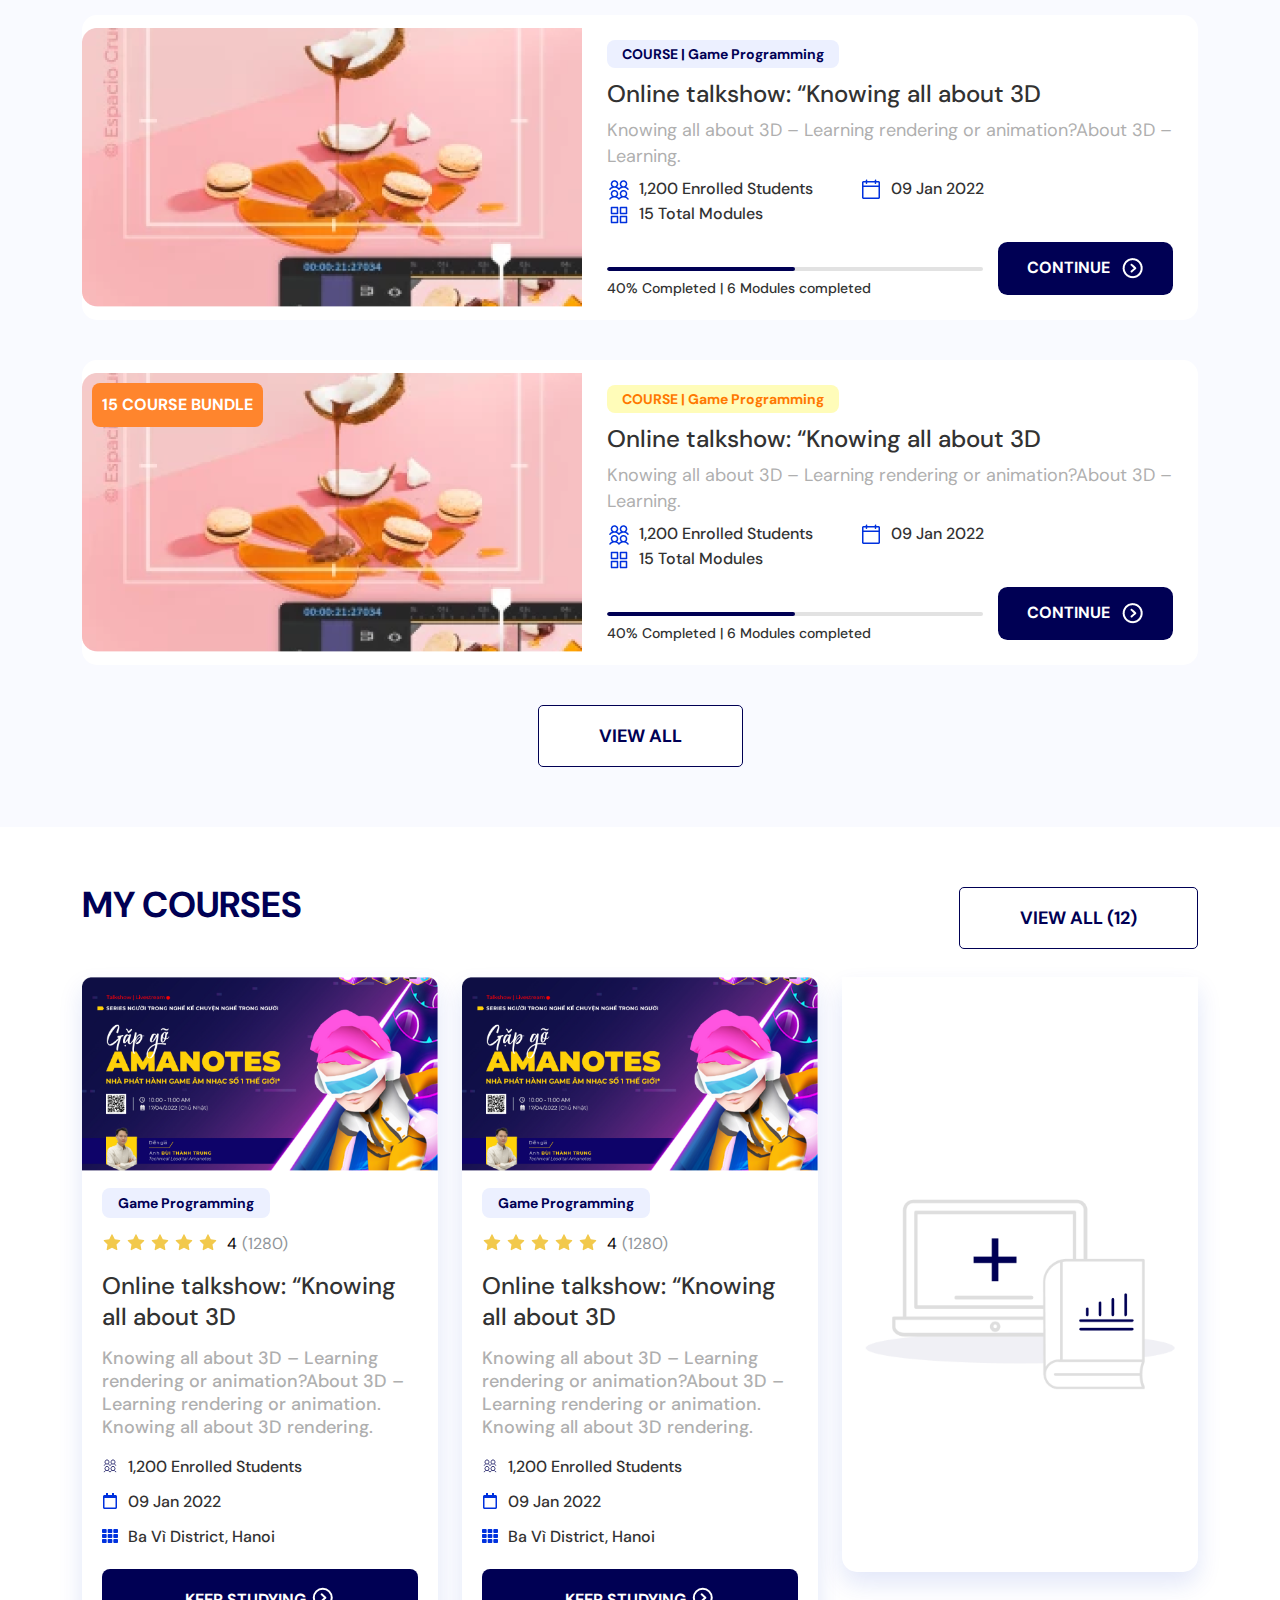
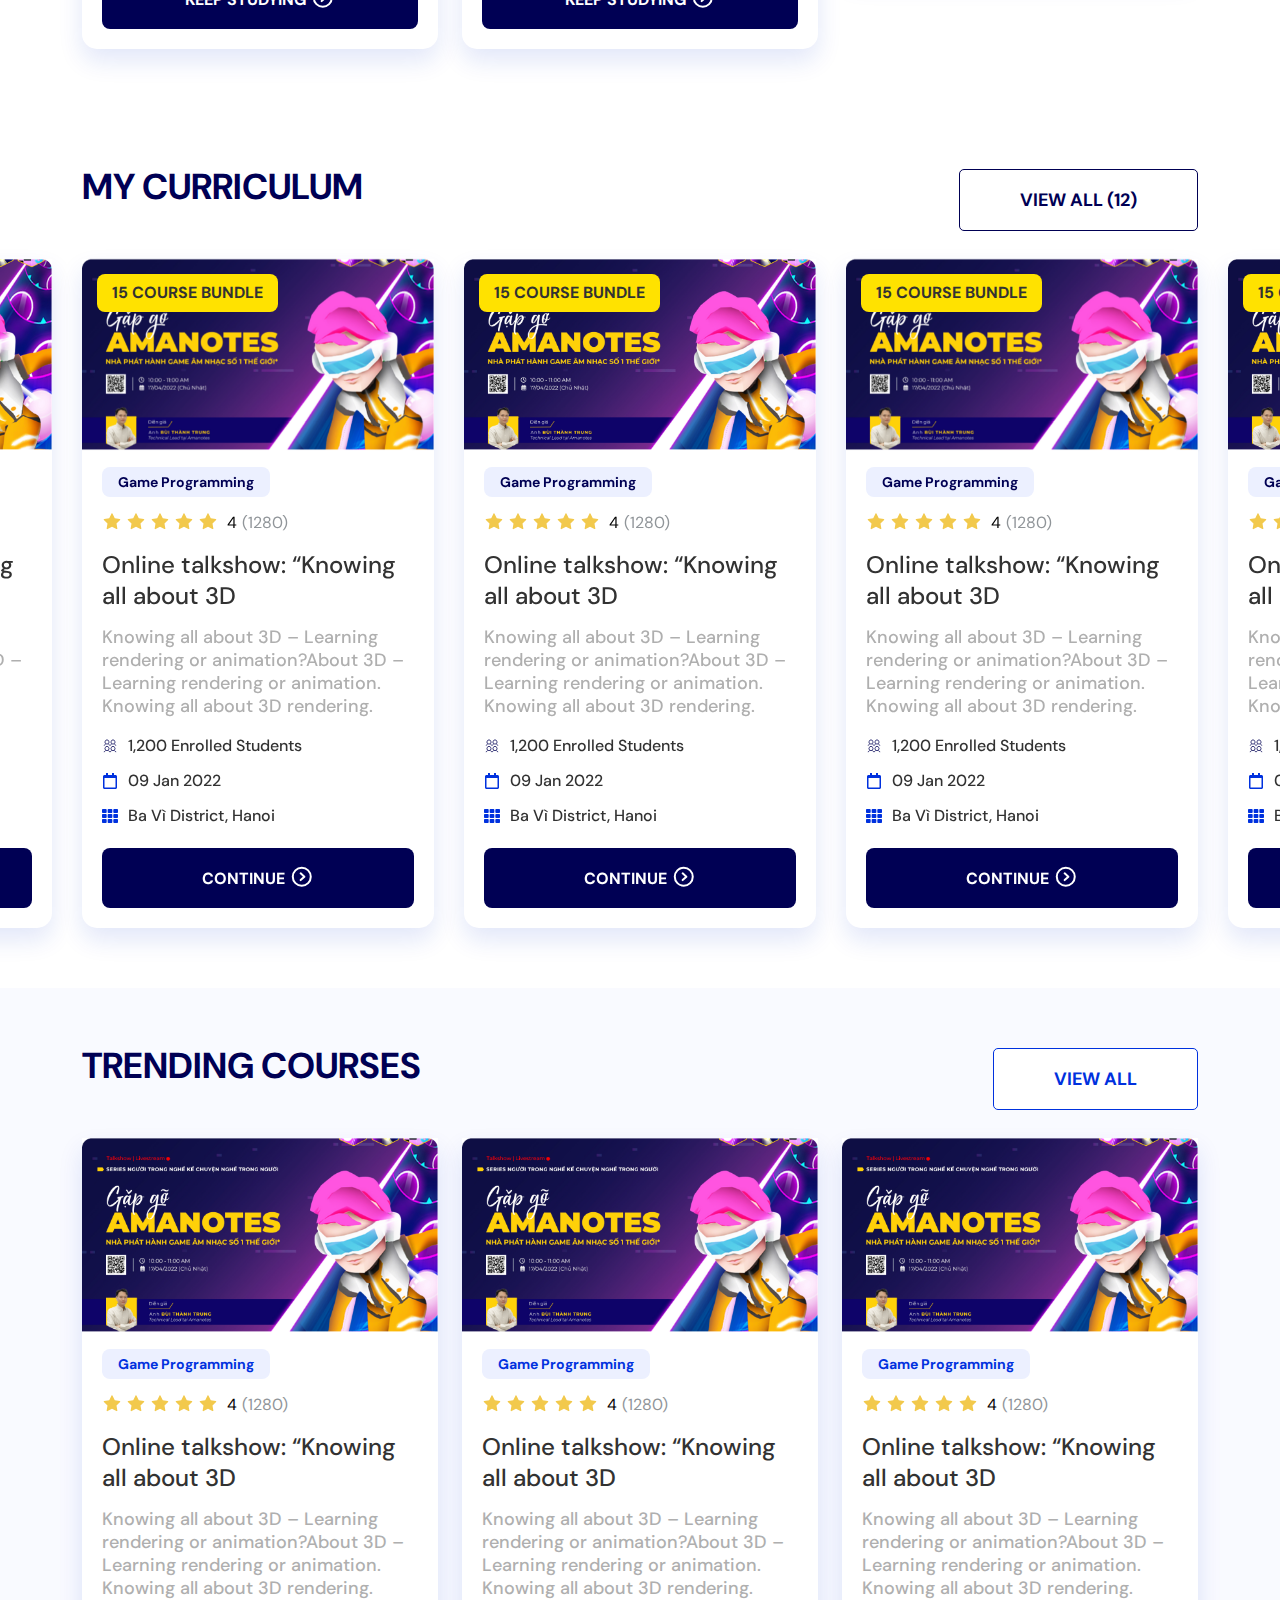
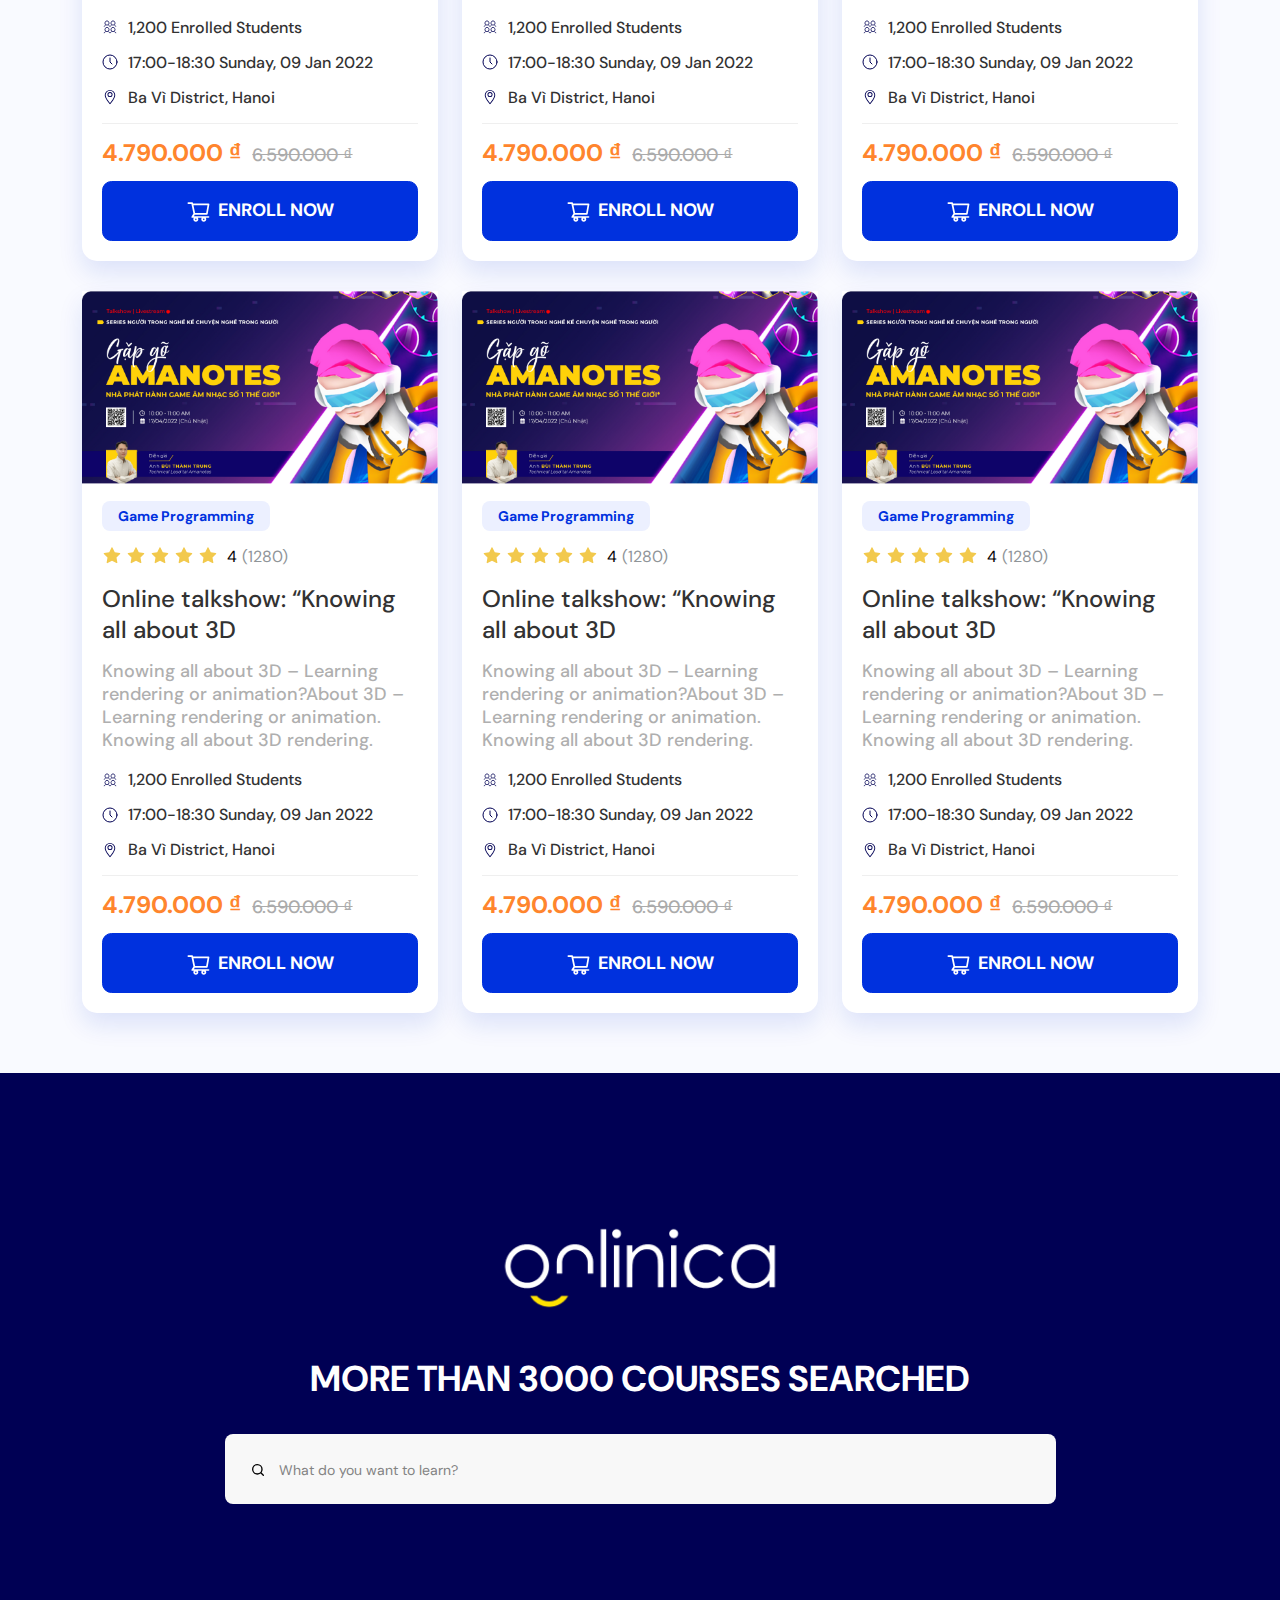
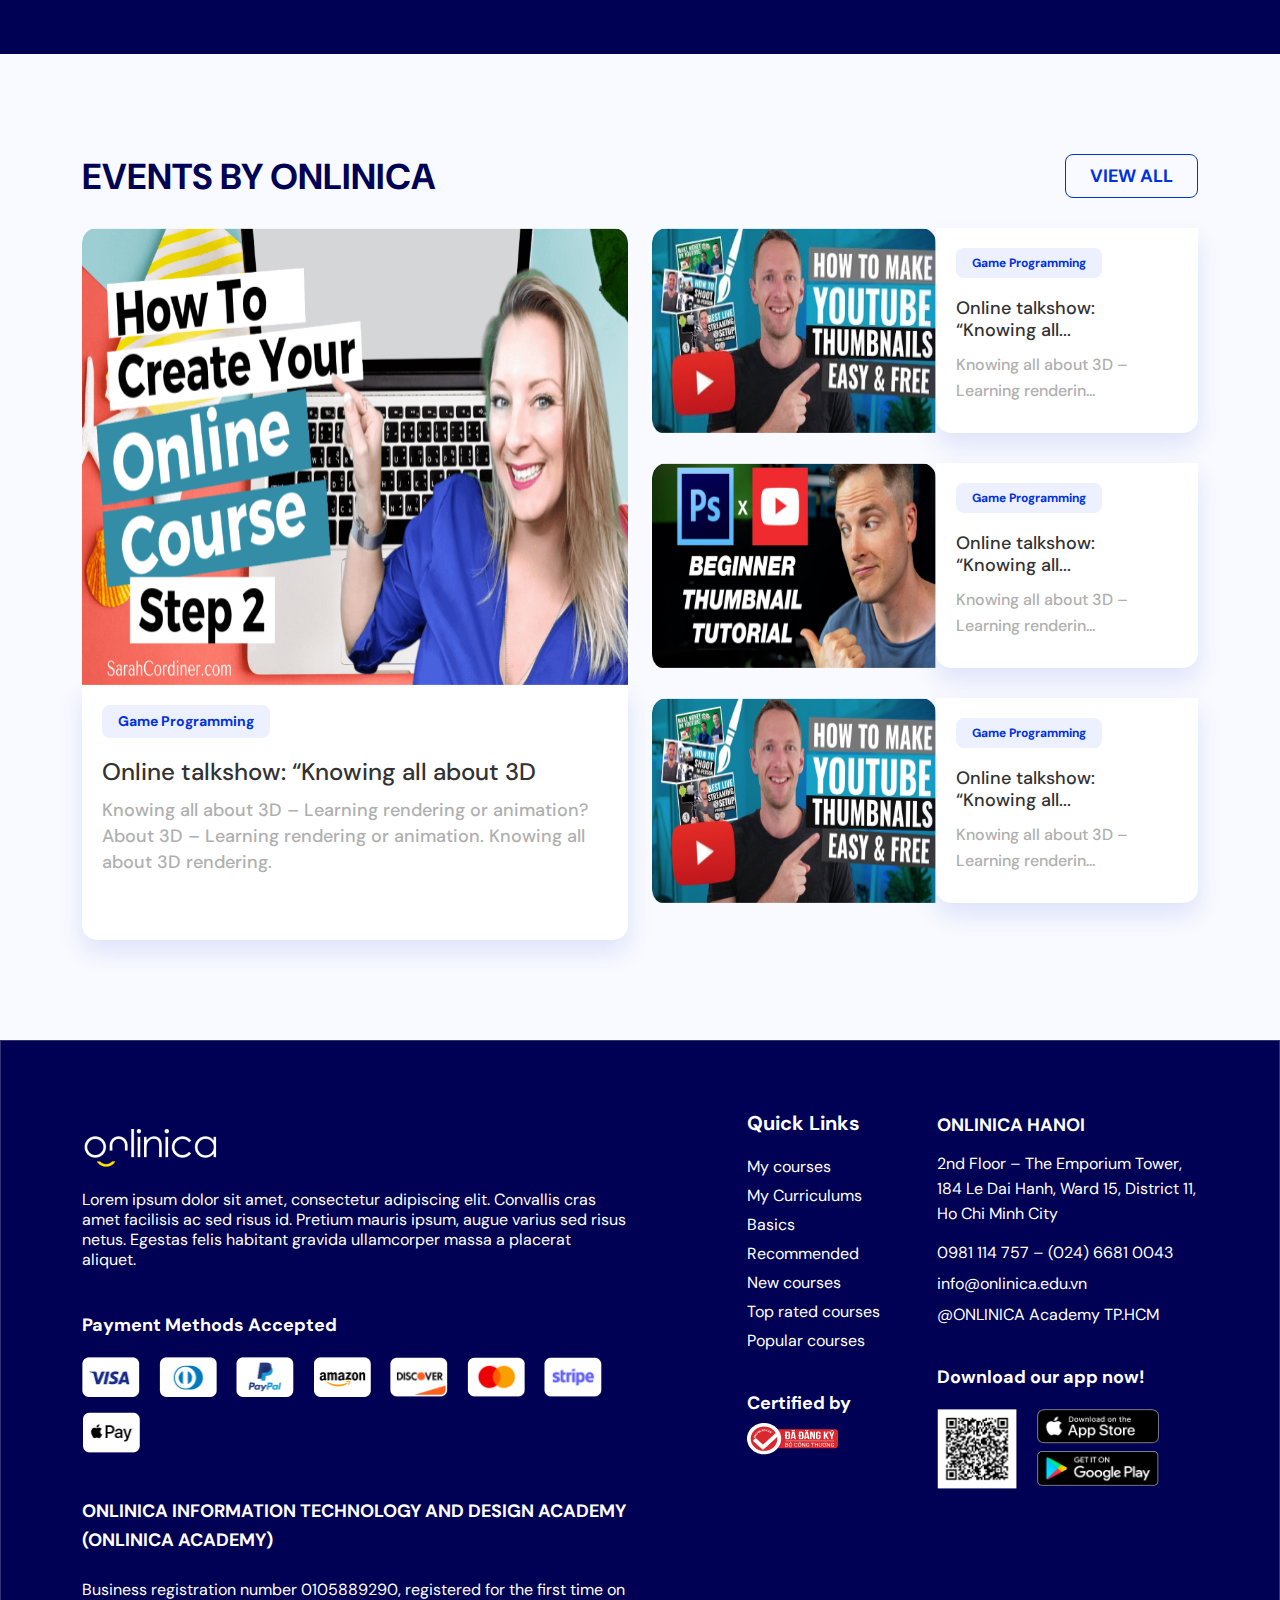
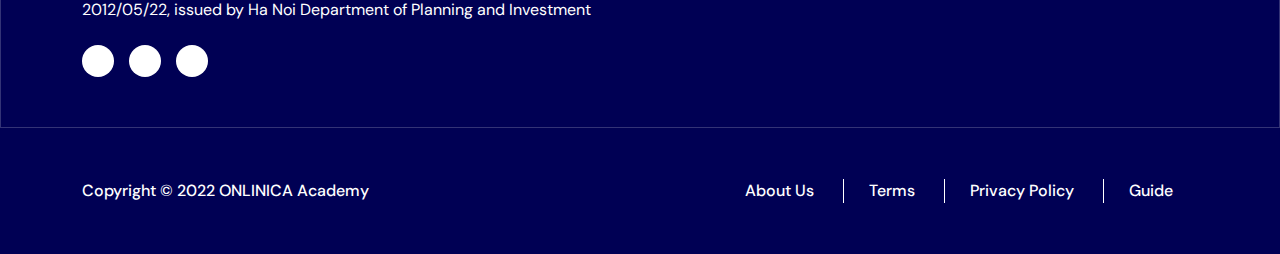
<file: dashboard.html>
<!DOCTYPE html>
<html lang="en">

<head>
    <meta charset="UTF-8">
    <meta http-equiv="X-UA-Compatible" content="IE=edge">
    <meta name="viewport" content="width=device-width, initial-scale=1.0">
    <meta name="description" content="project description here">
    <link rel="shortcut icon" type="image/x-icon" href="assets/img/favicon/favicon.ico">
    <title>Onlinica Academy</title>
    <link rel="stylesheet" href="assets/css/bootstrap.min.css">
    <link rel="stylesheet" href="assets/css/owl.carousel.css">
    <link rel="stylesheet" href="assets/css/magnific-popup.css">
    <link rel="stylesheet" href="assets/css/default.css">
    <link rel="stylesheet" href="assets/css/style.css">
    <link rel="stylesheet" href="assets/css/nice-select.css">
    <link rel="stylesheet" href="assets/css/responsive.css">
</head>

<body>
    <!--========================
     Preloader Start
========================-->
    <div id='preloader'>
        <div id='status'>
            <img src='assets/img/icons/loading.gif' alt='LOADING....!!!!!' />
        </div>
    </div>

    <!-- Price Plan Modal -->
    <div class="modal fade" id="priceplanModal" tabindex="-1" aria-labelledby="priceplanModalLabel" aria-hidden="true">
        <div class="modal-dialog">
            <div class="modal-content">
                <button type="button" class="btn-close" data-bs-dismiss="modal" aria-label="Close"></button>
                <div class="modal-body">
                    <div class="container">
                        <h2 class="plan-sec-title">Choose Your Plan</h2>
                        <p class="plan-sec-text">Lorem ipsum dolor sit amet, consectetur adipiscing elit. Venenatis nisl
                            tincidunt semper accumsan nec eu sit ultrices.</p>

                        <table class="plan-table">
                            <tbody>
                                <tr>
                                    <td></td>
                                    <td>
                                        <span class="table-title">INDIVIDUAL</span>
                                        <span class="table-subtitle">1 Account, 2 Devices</span>
                                    </td>
                                    <td>
                                        <span class="table-title">ANNUAL</span>
                                        <span class="table-subtitle">1 Account, 2 Devices</span>
                                    </td>
                                </tr>
                                <tr>
                                    <td></td>
                                    <td>
                                        <span class="table-price">12.09 ₫</span>
                                        <span class="table-time">/month</span>
                                    </td>
                                    <td>
                                        <span class="table-price">8.09 ₫</span>
                                        <span class="table-time">/annum</span>
                                    </td>
                                </tr>
                                <tr>
                                    <td>Monthly price (billed annually)</td>
                                    <td><img src="assets/img/icons/check-1-1.png" alt="Check"></td>
                                    <td><img src="assets/img/icons/check-1-1.png" alt="Check"></td>
                                </tr>
                                <tr>
                                    <td>Devices you can watch at the same time</td>
                                    <td><img src="assets/img/icons/check-1-1.png" alt="Check"></td>
                                    <td><img src="assets/img/icons/check-1-1.png" alt="Check"></td>
                                </tr>
                                <tr>
                                    <td>Download for Offline viewing</td>
                                    <td><img src="assets/img/icons/check-1-1.png" alt="Check"></td>
                                    <td><img src="assets/img/icons/check-1-1.png" alt="Check"></td>
                                </tr>
                                <tr>
                                    <td>All 150+ classes across 11 categories</td>
                                    <td>1 user</td>
                                    <td>3 users</td>
                                </tr>
                                <tr>
                                    <td>Access to Sessions by MasterClass</td>
                                    <td><img src="assets/img/icons/check-1-1.png" alt="Check"></td>
                                    <td><img src="assets/img/icons/check-1-1.png" alt="Check"></td>
                                </tr>
                                <tr>
                                    <td>Watch on your computer, TV, phone or tablet</td>
                                    <td><img src="assets/img/icons/close-1-1.png" alt="Check"></td>
                                    <td><img src="assets/img/icons/check-1-1.png" alt="Check"></td>
                                </tr>
                                <tr>
                                    <td>Bonus class guides & content</td>
                                    <td><img src="assets/img/icons/close-1-1.png" alt="Check"></td>
                                    <td><img src="assets/img/icons/close-1-1.png" alt="Check"></td>
                                </tr>
                                <tr>
                                    <td></td>
                                    <td><a href="#" class="table-btn">Select</a></td>
                                    <td><a href="#" class="table-btn">Select</a></td>
                                </tr>
                            </tbody>
                            <tfoot>
                                <tr>
                                    <td></td>
                                    <td colspan="2"><a href="#" class="table-btn">continue</a></td>
                                </tr>
                            </tfoot>
                        </table>

                    </div>
                </div>
            </div>
        </div>
    </div>

    <!-- vs-menu-wrapper-start-here -->
    <div class="vs-menu-wrapper">
        <div class="vs-menu-area text-center">
            <button class="vs-menu-toggle"><i class="fal fa-times"></i></button>
            <div class="vs-mobile-menu">
                <ul>
                    <li><a href="index.html">Home</a></li>
                    <li class="menu-item-has-children">
                        <a href="blog.html">Courses</a>
                        <ul class="sub-menu">
                            <li><a href="">All courses</a></li>
                            <li><a href="">Illustration</a></li>
                            <li><a href="">Craft</a></li>
                            <li><a href="">Marketing & Business</a></li>
                            <li><a href="">Photography & Video</a></li>
                            <li><a href="">Design</a></li>
                            <li><a href="">Music & Audio</a></li>
                            <li><a href="">3D & Animation</a></li>
                            <li><a href="">Architecture & Spaces</a></li>
                            <li><a href="">Writing</a></li>
                            <li><a href="">Web & App Design</a></li>
                            <li><a href="">Calligraphy & Typography</a></li>
                            <li><a href="">Fashion</a></li>
                            <li><a href="">My courses</a></li>
                            <li><a href="">My Curriculums</a></li>
                            <li><a href="">Basics</a></li>
                            <li><a href="">Recommended</a></li>
                            <li><a href="">New courses</a></li>
                            <li><a href="">Top rated courses</a></li>
                            <li><a href="">Popular courses</a></li>
                        </ul>
                    </li>
                    <li class="menu-item-has-children">
                        <a href="">Curriculam</a>
                    </li>
                    <li class="menu-item-has-children">
                        <a href="">Pages</a>
                        <ul class="sub-menu">
                            <li><a href="">FAQs</a></li>
                            <li><a href="">Blogs</a></li>
                            <li><a href="">Events</a></li>
                        </ul>
                    </li>
                </ul>
            </div>
        </div>
    </div>

    <!-- header-top-area-start-here -->
    <section class="header-top-area">
        <div class="container">
            <div class="row justify-content-between align-items-center">
                <div class="col col-lg-auto">
                    <div class="header-logo">
                        <h2 class="logo-title">
                            <a href="index.html"><img src="assets/img/logo.png" alt=""></a>
                        </h2>
                    </div>
                </div>
                <div class="col-auto col-lg">
                    <div class="primary-menu d-none d-lg-block">
                        <ul>
                            <li><a href="">My Courses</a></li>
                            <li><a href="">Create Curriculum</a></li>
                        </ul>
                    </div>
                </div>
                <div class="col-auto col-lg-3 d-none d-xl-block">
                    <form class="search-box">
                        <div class="form-group">
                            <input type="text" placeholder="What do you want to learn?">
                            <button type="submit" class="submit-btn"><span class="iconify"
                                    data-icon="eva:search-outline"></span></button>
                            <button class="search-closer" type="button"><img src="assets/img/icons/times-solid.svg"
                                    alt="Times"></button>
                        </div>
                        <div class="search-result">
                            <div class="search-item"><span class="search-match">python</span></div>
                            <div class="search-item"><span class="search-match">python</span> for beginners</div>
                            <div class="search-item"><span class="search-match">python</span> for data science</div>
                            <div class="search-item"><span class="search-match">python</span> for everybody</div>
                            <div class="search-item"><span class="search-match">python</span> for data science, ai &
                                development</div>
                            <div class="search-item"><span class="search-match">python</span> data analysis</div>
                            <div class="search-item"><span class="search-match">python</span> for everybody
                                specialization</div>
                        </div>
                    </form>
                </div>
                <div class="col-auto">
                    <div class="header_icons">
                        <a href="#"><img src="assets/img/icons/ShoppingCart.png" alt="Shopping cart"></a>
                        <a href="#" class="has-notification"><img src="assets/img/icons/bell.png"
                                alt="Shopping cart"></a>
                    </div>
                </div>
                <div class="col-auto d-none d-md-block">
                    <div class="header_author">
                        <div class="wrapper">
                            <div class="select_wrap">
                                <ul class="default_option">
                                    <li>
                                        <div class="option">
                                            <div class="icon"><img src="assets/img/author_001.png" alt=""></div>
                                            <p>Jason Lee</p>
                                        </div>
                                    </li>
                                </ul>
                                <ul class="select_ul">
                                    <li>
                                        <div class="option">
                                            <div class="icon"><img src="assets/img/author_001.png" alt=""></div>
                                            <p>Jason Lee</p>
                                        </div>
                                    </li>
                                    <li>
                                        <div class="option">
                                            <div class="icon"><img src="assets/img/instructor/instructor1.png" alt="">
                                            </div>
                                            <p>Jason Lee</p>
                                        </div>
                                    </li>
                                    <li>
                                        <div class="option">
                                            <div class="icon"><img src="assets/img/author_001.png" alt=""></div>
                                            <p>Jason Lee</p>
                                        </div>
                                    </li>
                                    <li>
                                        <div class="option">
                                            <div class="icon"><img src="assets/img/author_001.png" alt=""></div>
                                            <p>Jason Lee</p>
                                        </div>
                                    </li>
                                </ul>
                            </div>
                        </div>
                    </div>
                </div>
                <div class="col-auto d-block d-lg-none">
                    <button class="vs-menu-toggle"><svg fill="white" xmlns="http://www.w3.org/2000/svg"
                            viewBox="0 0 448 512">
                            <path
                                d="M16 132h416c8.837 0 16-7.163 16-16V76c0-8.837-7.163-16-16-16H16C7.163 60 0 67.163 0 76v40c0 8.837 7.163 16 16 16zm0 160h416c8.837 0 16-7.163 16-16v-40c0-8.837-7.163-16-16-16H16c-8.837 0-16 7.163-16 16v40c0 8.837 7.163 16 16 16zm0 160h416c8.837 0 16-7.163 16-16v-40c0-8.837-7.163-16-16-16H16c-8.837 0-16 7.163-16 16v40c0 8.837 7.163 16 16 16z" />
                        </svg></button>
                </div>
                <div class="col-auto">
                    <div class="language-list">
                        <div class="wrapper">
                            <div class="select_wrap_2">
                                <ul class="default_option_2">
                                    <li>
                                        <div class="option">
                                            <div class="icon flag-icon"><img src="assets/img/icons/Vietnam (VN).png" alt=""></div>
                                            <p>vn</p>
                                        </div>
                                    </li>
                                </ul>
                                <ul class="select_ul_2">
                                    <li>
                                        <div class="option">
                                            <div class="icon flag-icon"><img src="assets/img/icons/Vietnam (VN).png" alt=""></div>
                                            <p>vn</p>
                                        </div>
                                    </li>
                                    <li>
                                        <div class="option">
                                            <div class="icon flag-icon"><img src="assets/img/icons/Vietnam (VN).png" alt=""></div>
                                            <p>en</p>
                                        </div>
                                    </li>
                                </ul>
                            </div>
                        </div>
                    </div>
                </div>
            </div>
        </div>
    </section>

    <section class="header_bottom_wrap">
        <div class="container">
            <div class="row justify-content-center justify-content-lg-between align-items-center">
                <div class="col-auto d-none d-lg-block">
                    <ul class="header-bottom-menu">
                        <li><a href="#">Courses</a></li>
                        <li><a href="#">Curriculums by ONLINICA</a></li>
                        <li><a href="#">Projects</a></li>
                        <li><a href="#"><span class="header-dots"><span></span><span></span><span></span></span></a>
                        </li>
                    </ul>
                </div>

                <div class="col-auto py-3 py-lg-0">
                    <div class="header-star-box">
                        <img src="assets/img/star-79584.png" alt="Star">
                        <span>Rank:</span> 345
                        <span>Points:</span> 1,200
                    </div>
                </div>
            </div>
        </div>
    </section>

    <section class="hero_banner_wrap">
        <div class="container">
            <div class="row align-items-center flex-row-reverse justify-content-between">
                <div class="col-md-5 col-lg-5 col-xl-auto col-xxl-auto align-self-end">
                    <div class="banner-box-banner">
                        <img src="assets/img/banner_girl_1.png" alt="Girl">
                    </div>
                </div>
                <div class="col-md-7 col-lg-7 col-xl col-xxl-auto">
                    <div class="banner_box_content">
                        <span class="banner_box_subtitle">Enroll yourself into our trending courses & Curriculum right
                            now!</span>
                        <h1 class="banner_box_title">ace skills.</h1>
                        <div class="banner_box_btns">
                            <a class="active" href="">course</a>
                            <a href="">REGISTER NOW</a>
                        </div>
                    </div>
                </div>
            </div>
        </div>
    </section>

    <section class="skill_sec_wrap">
        <div class="container">
            <h2 class="sec-title">LEARNING PLAN</h2>
            <div class="row">
                <div class="col-lg-6">
                    <div class="skill-box">
                        <div class="skill-box__left">
                            <span class="skill-box__tag">Course Progress</span>
                            <ul class="skill-box__list">
                                <div class="single-progress-box">
                                    <div class="single-progressincon-box">
                                        <img src="assets/img/i-1.png" alt="">
                                    </div>
                                    Registered : <span>40</span>
                                </div>
                                <div class="single-progress-box">
                                    <div class="single-progressincon-box">
                                        <img src="assets/img/i-2.png" alt="">
                                    </div>
                                    Completed : <span>24</span>
                                </div>
                                <div class="single-progress-box">
                                    <div class="single-progressincon-box">
                                        <img src="assets/img/i-3.png" alt="">
                                    </div>
                                    Registered : <span>16</span>
                                </div>
                            </ul>
                            <div class="course-progress">
                                <div class="progress-name">60% <span>Completed :</span></div>
                                <div class="progress">
                                    <div class="progress-bar" role="progressbar" style="width: 50%" aria-valuenow="50"
                                        aria-valuemin="0" aria-valuemax="100"></div>
                                </div>
                            </div>
                        </div>
                    </div>
                </div>
                <div class="col-lg-6">
                    <div class="skill-box">
                        <div class="skill-box__left skill-box__right">
                            <span class="skill-box__tag color2">Curriculum Progress</span>
                            <ul class="skill-box__list">
                                <div class="single-progress-box">
                                    <div class="single-progressincon-box">
                                        <img src="assets/img/i-1.png" alt="">
                                    </div>
                                    Registered : <span>40</span>
                                </div>
                                <div class="single-progress-box">
                                    <div class="single-progressincon-box">
                                        <img src="assets/img/i-2.png" alt="">
                                    </div>
                                    Completed : <span>24</span>
                                </div>
                                <div class="single-progress-box">
                                    <div class="single-progressincon-box">
                                        <img src="assets/img/i-3.png" alt="">
                                    </div>
                                    Registered : <span>16</span>
                                </div>
                            </ul>
                            <div class="course-progress">
                                <div class="progress-name">78% <span>Completed :</span></div>
                                <div class="progress">
                                    <div class="progress-bar" role="progressbar" style="width: 50%" aria-valuenow="50"
                                        aria-valuemin="0" aria-valuemax="100"></div>
                                </div>
                            </div>
                        </div>
                    </div>
                </div>
            </div>
        </div>
    </section>

    <section class="course_style2_section">
        <div class="container">
            <ul class="nav course-tab-menu" id="myTab" role="tablist">
                <li class="nav-item" role="presentation">
                    <button class="nav-link active" id="course1-tab" data-bs-toggle="tab" data-bs-target="#course1"
                        type="button" role="tab" aria-controls="course1" aria-selected="true">Studying</button>
                </li>
                <li class="nav-item" role="presentation">
                    <button class="nav-link" id="course2-tab" data-bs-toggle="tab" data-bs-target="#course2"
                        type="button" role="tab" aria-controls="course2" aria-selected="false">Completed</button>
                </li>
            </ul>
            <div class="tab-content" id="myTabContent">
                <div class="tab-pane fade show active" id="course1" role="tabpanel" aria-labelledby="course1-tab">
                    <div class="row justify-content-center">
                        <div class="col-md-6 col-xl-12">
                            <div class="course-style2">
                                <div class="course-img"><img src="assets/img/cour-img-1-1.png" alt="course"></div>
                                <div class="course-content">
                                    <span class="course-tag">COURSE | Game Programming</span>
                                    <h3 class="course-title">Online talkshow: “Knowing all about 3D</h3>
                                    <p class="course-text"> Knowing all about 3D – Learning rendering or animation?About
                                        3D – Learning.
                                    </p>
                                    <ul class="course-meta">
                                        <li><img src="assets/img/icons/course-list-1-1.png" alt="icon"
                                                class="icon">1,200 Enrolled Students
                                        </li>
                                        <li><img src="assets/img/icons/course-list-1-2.png" alt="icon" class="icon">09
                                            Jan 2022</li>
                                        <li><img src="assets/img/icons/course-list-1-3.png" alt="icon" class="icon">15
                                            Total Modules</li>
                                    </ul>
                                    <div class="course-bottom">
                                        <div class="course-progress">
                                            <div class="progress">
                                                <div class="progress-bar" role="progressbar" style="width: 50%"
                                                    aria-valuenow="50" aria-valuemin="0" aria-valuemax="100"></div>
                                            </div>
                                            <div class="progress-name">40% Completed | 6 Modules completed</div>
                                        </div>
                                        <a href="#" class="course-btn">Continue<img
                                                src="assets/img/icons/arrow-right.png" alt="arrow right"></a>
                                    </div>
                                </div>
                            </div>
                        </div>
                        <div class="col-md-6 col-xl-12">
                            <div class="course-style2">
                                <div class="course-img"><img src="assets/img/cour-img-1-1.png" alt="course"></div>
                                <div class="course-content">
                                    <span class="course-tag">COURSE | Game Programming</span>
                                    <h3 class="course-title">Online talkshow: “Knowing all about 3D</h3>
                                    <p class="course-text"> Knowing all about 3D – Learning rendering or animation?About
                                        3D – Learning.
                                    </p>
                                    <ul class="course-meta">
                                        <li><img src="assets/img/icons/course-list-1-1.png" alt="icon"
                                                class="icon">1,200 Enrolled Students
                                        </li>
                                        <li><img src="assets/img/icons/course-list-1-2.png" alt="icon" class="icon">09
                                            Jan 2022</li>
                                        <li><img src="assets/img/icons/course-list-1-3.png" alt="icon" class="icon">15
                                            Total Modules</li>
                                    </ul>
                                    <div class="course-bottom">
                                        <div class="course-progress">
                                            <div class="progress">
                                                <div class="progress-bar" role="progressbar" style="width: 50%"
                                                    aria-valuenow="50" aria-valuemin="0" aria-valuemax="100"></div>
                                            </div>
                                            <div class="progress-name">40% Completed | 6 Modules completed</div>
                                        </div>
                                        <a href="#" class="course-btn">Continue<img
                                                src="assets/img/icons/arrow-right.png" alt="arrow right"></a>
                                    </div>
                                </div>
                            </div>
                        </div>
                        <div class="col-md-6 col-xl-12">
                            <div class="course-style2">
                                <div class="course-img">
                                    <a href="" class="m_bunddle_btn">15 Course Bundle</a>
                                    <img src="assets/img/cour-img-1-1.png" alt="course">
                                </div>
                                <div class="course-content">
                                    <span class="course-tag color2">COURSE | Game Programming</span>
                                    <h3 class="course-title">Online talkshow: “Knowing all about 3D</h3>
                                    <p class="course-text"> Knowing all about 3D – Learning rendering or animation?About
                                        3D – Learning.
                                    </p>
                                    <ul class="course-meta">
                                        <li><img src="assets/img/icons/course-list-1-1.png" alt="icon"
                                                class="icon">1,200 Enrolled Students
                                        </li>
                                        <li><img src="assets/img/icons/course-list-1-2.png" alt="icon" class="icon">09
                                            Jan 2022</li>
                                        <li><img src="assets/img/icons/course-list-1-3.png" alt="icon" class="icon">15
                                            Total Modules</li>
                                    </ul>
                                    <div class="course-bottom">
                                        <div class="course-progress">
                                            <div class="progress">
                                                <div class="progress-bar" role="progressbar" style="width: 50%"
                                                    aria-valuenow="50" aria-valuemin="0" aria-valuemax="100"></div>
                                            </div>
                                            <div class="progress-name">40% Completed | 6 Modules completed</div>
                                        </div>
                                        <a href="#" class="course-btn">Continue<img
                                                src="assets/img/icons/arrow-right.png" alt="arrow right"></a>
                                    </div>
                                </div>
                            </div>
                        </div>
                    </div>
                </div>
                <div class="tab-pane fade" id="course2" role="tabpanel" aria-labelledby="course2-tab">
                    <div class="row row justify-content-center">
                        <div class="col-md-6 col-xl-12">
                            <div class="course-style2">
                                <div class="course-img"><img src="assets/img/cour-img-1-1.png" alt="course"></div>
                                <div class="course-content">
                                    <span class="course-tag">COURSE | Game Programming</span>
                                    <h3 class="course-title">Online talkshow: “Knowing all about 3D</h3>
                                    <p class="course-text"> Knowing all about 3D – Learning rendering or animation?About
                                        3D – Learning.
                                    </p>
                                    <ul class="course-meta">
                                        <li><img src="assets/img/icons/course-list-1-1.png" alt="icon"
                                                class="icon">1,200 Enrolled Students
                                        </li>
                                        <li><img src="assets/img/icons/course-list-1-2.png" alt="icon" class="icon">09
                                            Jan 2022</li>
                                        <li><img src="assets/img/icons/course-list-1-3.png" alt="icon" class="icon">15
                                            Total Modules</li>
                                    </ul>
                                    <div class="course-bottom">
                                        <div class="course-progress">
                                            <div class="progress">
                                                <div class="progress-bar" role="progressbar" style="width: 50%"
                                                    aria-valuenow="50" aria-valuemin="0" aria-valuemax="100"></div>
                                            </div>
                                            <div class="progress-name">40% Completed | 6 Modules completed</div>
                                        </div>
                                        <a href="#" class="course-btn">Continue<img
                                                src="assets/img/icons/arrow-right.png" alt="arrow right"></a>
                                    </div>
                                </div>
                            </div>
                        </div>
                        <div class="col-md-6 col-xl-12">
                            <div class="course-style2">
                                <div class="course-img">
                                    <img src="assets/img/cour-img-1-1.png" alt="course">
                                </div>
                                <div class="course-content">
                                    <span class="course-tag">COURSE | Game Programming</span>
                                    <h3 class="course-title">Online talkshow: “Knowing all about 3D</h3>
                                    <p class="course-text"> Knowing all about 3D – Learning rendering or animation?About
                                        3D – Learning.
                                    </p>
                                    <ul class="course-meta">
                                        <li><img src="assets/img/icons/course-list-1-1.png" alt="icon"
                                                class="icon">1,200 Enrolled Students
                                        </li>
                                        <li><img src="assets/img/icons/course-list-1-2.png" alt="icon" class="icon">09
                                            Jan 2022</li>
                                        <li><img src="assets/img/icons/course-list-1-3.png" alt="icon" class="icon">15
                                            Total Modules</li>
                                    </ul>
                                    <div class="course-bottom">
                                        <div class="course-progress">
                                            <div class="progress">
                                                <div class="progress-bar" role="progressbar" style="width: 50%"
                                                    aria-valuenow="50" aria-valuemin="0" aria-valuemax="100"></div>
                                            </div>
                                            <div class="progress-name">40% Completed | 6 Modules completed</div>
                                        </div>
                                        <a href="#" class="course-btn">Continue<img
                                                src="assets/img/icons/arrow-right.png" alt="arrow right"></a>
                                    </div>
                                </div>
                            </div>
                        </div>
                        <div class="col-md-6 col-xl-12">
                            <div class="course-style2">
                                <div class="course-img">
                                    <a href="" class="m_bunddle_btn">15 Course Bundle</a>
                                    <img src="assets/img/cour-img-1-1.png" alt="course">
                                </div>
                                <div class="course-content">
                                    <span class="course-tag color2">COURSE | Game Programming</span>
                                    <h3 class="course-title">Online talkshow: “Knowing all about 3D</h3>
                                    <p class="course-text"> Knowing all about 3D – Learning rendering or animation?About
                                        3D – Learning.
                                    </p>
                                    <ul class="course-meta">
                                        <li><img src="assets/img/icons/course-list-1-1.png" alt="icon"
                                                class="icon">1,200 Enrolled Students
                                        </li>
                                        <li><img src="assets/img/icons/course-list-1-2.png" alt="icon" class="icon">09
                                            Jan 2022</li>
                                        <li><img src="assets/img/icons/course-list-1-3.png" alt="icon" class="icon">15
                                            Total Modules</li>
                                    </ul>
                                    <div class="course-bottom">
                                        <div class="course-progress">
                                            <div class="progress">
                                                <div class="progress-bar" role="progressbar" style="width: 50%"
                                                    aria-valuenow="50" aria-valuemin="0" aria-valuemax="100"></div>
                                            </div>
                                            <div class="progress-name">40% Completed | 6 Modules completed</div>
                                        </div>
                                        <a href="#" class="course-btn">Continue<img
                                                src="assets/img/icons/arrow-right.png" alt="arrow right"></a>
                                    </div>
                                </div>
                            </div>
                        </div>
                    </div>
                </div>
            </div>
            <div class="text-center">
                <a href="#" class="btn_outline course_bottom_btn">View All</a>
            </div>
        </div>
    </section>

    <!-- My Course Area -->
    <section class="my_courses_sec space-top space-extra-bottom">
        <div class="container">
            <div class="row justify-content-between gy-3 mb-4">
                <div class="col-auto">
                    <h2 class="sec-title">My courses</h2>
                </div>
                <div class="col-auto d-none d-md-block">
                    <a href="#" class="btn_outline">VIEW ALL (12)</a>
                </div>
            </div>
            <div class="_my_courses_slider">
                <div class="row">
                    <div class="col-lg-4 col-md-6">
                        <div class="trending-single-course">
                            <div class="course-thumb">
                                <img src="assets/img/thumb/thumb-1.png" alt="">
                            </div>
                            <div class="course-content-details">
                                <div class="course-category">
                                    <strong>Game Programming</strong>
                                    <div class="course-rating">
                                        <svg xmlns="http://www.w3.org/2000/svg"
                                            xmlns:xlink="http://www.w3.org/1999/xlink" aria-hidden="true" role="img"
                                            class="iconify iconify--ant-design" width="1em" height="1em"
                                            preserveAspectRatio="xMidYMid meet" viewBox="0 0 1024 1024"
                                            data-icon="ant-design:star-filled">
                                            <path fill="currentColor"
                                                d="m908.1 353.1l-253.9-36.9L540.7 86.1c-3.1-6.3-8.2-11.4-14.5-14.5c-15.8-7.8-35-1.3-42.9 14.5L369.8 316.2l-253.9 36.9c-7 1-13.4 4.3-18.3 9.3a32.05 32.05 0 0 0 .6 45.3l183.7 179.1l-43.4 252.9a31.95 31.95 0 0 0 46.4 33.7L512 754l227.1 119.4c6.2 3.3 13.4 4.4 20.3 3.2c17.4-3 29.1-19.5 26.1-36.9l-43.4-252.9l183.7-179.1c5-4.9 8.3-11.3 9.3-18.3c2.7-17.5-9.5-33.7-27-36.3z">
                                            </path>
                                        </svg>
                                        <svg xmlns="http://www.w3.org/2000/svg"
                                            xmlns:xlink="http://www.w3.org/1999/xlink" aria-hidden="true" role="img"
                                            class="iconify iconify--ant-design" width="1em" height="1em"
                                            preserveAspectRatio="xMidYMid meet" viewBox="0 0 1024 1024"
                                            data-icon="ant-design:star-filled">
                                            <path fill="currentColor"
                                                d="m908.1 353.1l-253.9-36.9L540.7 86.1c-3.1-6.3-8.2-11.4-14.5-14.5c-15.8-7.8-35-1.3-42.9 14.5L369.8 316.2l-253.9 36.9c-7 1-13.4 4.3-18.3 9.3a32.05 32.05 0 0 0 .6 45.3l183.7 179.1l-43.4 252.9a31.95 31.95 0 0 0 46.4 33.7L512 754l227.1 119.4c6.2 3.3 13.4 4.4 20.3 3.2c17.4-3 29.1-19.5 26.1-36.9l-43.4-252.9l183.7-179.1c5-4.9 8.3-11.3 9.3-18.3c2.7-17.5-9.5-33.7-27-36.3z">
                                            </path>
                                        </svg>
                                        <svg xmlns="http://www.w3.org/2000/svg"
                                            xmlns:xlink="http://www.w3.org/1999/xlink" aria-hidden="true" role="img"
                                            class="iconify iconify--ant-design" width="1em" height="1em"
                                            preserveAspectRatio="xMidYMid meet" viewBox="0 0 1024 1024"
                                            data-icon="ant-design:star-filled">
                                            <path fill="currentColor"
                                                d="m908.1 353.1l-253.9-36.9L540.7 86.1c-3.1-6.3-8.2-11.4-14.5-14.5c-15.8-7.8-35-1.3-42.9 14.5L369.8 316.2l-253.9 36.9c-7 1-13.4 4.3-18.3 9.3a32.05 32.05 0 0 0 .6 45.3l183.7 179.1l-43.4 252.9a31.95 31.95 0 0 0 46.4 33.7L512 754l227.1 119.4c6.2 3.3 13.4 4.4 20.3 3.2c17.4-3 29.1-19.5 26.1-36.9l-43.4-252.9l183.7-179.1c5-4.9 8.3-11.3 9.3-18.3c2.7-17.5-9.5-33.7-27-36.3z">
                                            </path>
                                        </svg>
                                        <svg xmlns="http://www.w3.org/2000/svg"
                                            xmlns:xlink="http://www.w3.org/1999/xlink" aria-hidden="true" role="img"
                                            class="iconify iconify--ant-design" width="1em" height="1em"
                                            preserveAspectRatio="xMidYMid meet" viewBox="0 0 1024 1024"
                                            data-icon="ant-design:star-filled">
                                            <path fill="currentColor"
                                                d="m908.1 353.1l-253.9-36.9L540.7 86.1c-3.1-6.3-8.2-11.4-14.5-14.5c-15.8-7.8-35-1.3-42.9 14.5L369.8 316.2l-253.9 36.9c-7 1-13.4 4.3-18.3 9.3a32.05 32.05 0 0 0 .6 45.3l183.7 179.1l-43.4 252.9a31.95 31.95 0 0 0 46.4 33.7L512 754l227.1 119.4c6.2 3.3 13.4 4.4 20.3 3.2c17.4-3 29.1-19.5 26.1-36.9l-43.4-252.9l183.7-179.1c5-4.9 8.3-11.3 9.3-18.3c2.7-17.5-9.5-33.7-27-36.3z">
                                            </path>
                                        </svg>
                                        <svg xmlns="http://www.w3.org/2000/svg"
                                            xmlns:xlink="http://www.w3.org/1999/xlink" aria-hidden="true" role="img"
                                            class="iconify iconify--ant-design" width="1em" height="1em"
                                            preserveAspectRatio="xMidYMid meet" viewBox="0 0 1024 1024"
                                            data-icon="ant-design:star-filled">
                                            <path fill="currentColor"
                                                d="m908.1 353.1l-253.9-36.9L540.7 86.1c-3.1-6.3-8.2-11.4-14.5-14.5c-15.8-7.8-35-1.3-42.9 14.5L369.8 316.2l-253.9 36.9c-7 1-13.4 4.3-18.3 9.3a32.05 32.05 0 0 0 .6 45.3l183.7 179.1l-43.4 252.9a31.95 31.95 0 0 0 46.4 33.7L512 754l227.1 119.4c6.2 3.3 13.4 4.4 20.3 3.2c17.4-3 29.1-19.5 26.1-36.9l-43.4-252.9l183.7-179.1c5-4.9 8.3-11.3 9.3-18.3c2.7-17.5-9.5-33.7-27-36.3z">
                                            </path>
                                        </svg>
                                        <div class="total-rating">4<span>(1280)</span></div>
                                    </div>
                                </div>
                                <h3>Online talkshow: “Knowing all about 3D</h3>
                                <p>Knowing all about 3D – Learning rendering or animation?About 3D – Learning rendering
                                    or
                                    animation. Knowing all about 3D rendering.</p>
                                <div class="single-course-info style2">
                                    <div class="single-course-info-item">
                                        <svg xmlns="http://www.w3.org/2000/svg"
                                            xmlns:xlink="http://www.w3.org/1999/xlink" aria-hidden="true" role="img"
                                            class="iconify iconify--ph" width="1em" height="1em"
                                            preserveAspectRatio="xMidYMid meet" viewBox="0 0 256 256"
                                            data-icon="ph:users-four-thin">
                                            <path fill="currentColor"
                                                d="M29.6 123.2a4.3 4.3 0 0 0 2.4.8a4.2 4.2 0 0 0 3.2-1.6a56 56 0 0 1 89.6 0h.1l.3.3l.3.3a.1.1 0 0 0 .1.1l.3.2h.1l.6.3h.1l.7.2h1.5l.8-.3h.2l.5-.3h.1l.2-.2l.4-.4h.1a56 56 0 0 1 89.6 0a4 4 0 1 0 6.4-4.8A63 63 0 0 0 194.7 95a36 36 0 1 0-37.4 0a63.1 63.1 0 0 0-29.3 18.7a63.1 63.1 0 0 0-29.3-18.9a36 36 0 1 0-37.4 0a63 63 0 0 0-32.5 22.8a4 4 0 0 0 .8 5.6ZM148 64a28 28 0 1 1 28 28a28.1 28.1 0 0 1-28-28Zm-96 0a28 28 0 1 1 28 28a28.1 28.1 0 0 1-28-28Zm142.7 134.8a36 36 0 1 0-37.4 0a63.1 63.1 0 0 0-29.3 18.9a63.1 63.1 0 0 0-29.3-18.9a36 36 0 1 0-37.4 0a63 63 0 0 0-32.5 22.8a4 4 0 0 0 .8 5.6a4.3 4.3 0 0 0 2.4.8a4.2 4.2 0 0 0 3.2-1.6a56 56 0 0 1 89.6 0h.1l.3.3l.3.3h.1l.3.2h.1l.7.3l.7.2h1.5l.8-.3h.2l.5-.3h.1l.2-.2l.4-.4h.1a56 56 0 0 1 89.6 0a4 4 0 0 0 6.4-4.8a63 63 0 0 0-32.5-22.9ZM52 168a28 28 0 1 1 28 28a28.1 28.1 0 0 1-28-28Zm96 0a28 28 0 1 1 28 28a28.1 28.1 0 0 1-28-28Z">
                                            </path>
                                        </svg>
                                        <p>1,200 Enrolled Students</p>
                                    </div>
                                    <div class="single-course-info-item">
                                        <svg xmlns="http://www.w3.org/2000/svg" width="1em" height="1em"
                                            viewBox="0 0 448 512" fill="#0031DE">
                                            <path
                                                d="M400 64h-48V12c0-6.6-5.4-12-12-12h-40c-6.6 0-12 5.4-12 12v52H160V12c0-6.6-5.4-12-12-12h-40c-6.6 0-12 5.4-12 12v52H48C21.5 64 0 85.5 0 112v352c0 26.5 21.5 48 48 48h352c26.5 0 48-21.5 48-48V112c0-26.5-21.5-48-48-48zm-6 400H54c-3.3 0-6-2.7-6-6V160h352v298c0 3.3-2.7 6-6 6z" />
                                        </svg>
                                        <p>09 Jan 2022</p>
                                    </div>
                                    <div class="single-course-info-item">
                                        <svg xmlns="http://www.w3.org/2000/svg" viewBox="0 0 512 512" width="1em"
                                            height="1em" fill="#0031DE">
                                            <path
                                                d="M149.333 56v80c0 13.255-10.745 24-24 24H24c-13.255 0-24-10.745-24-24V56c0-13.255 10.745-24 24-24h101.333c13.255 0 24 10.745 24 24zm181.334 240v-80c0-13.255-10.745-24-24-24H205.333c-13.255 0-24 10.745-24 24v80c0 13.255 10.745 24 24 24h101.333c13.256 0 24.001-10.745 24.001-24zm32-240v80c0 13.255 10.745 24 24 24H488c13.255 0 24-10.745 24-24V56c0-13.255-10.745-24-24-24H386.667c-13.255 0-24 10.745-24 24zm-32 80V56c0-13.255-10.745-24-24-24H205.333c-13.255 0-24 10.745-24 24v80c0 13.255 10.745 24 24 24h101.333c13.256 0 24.001-10.745 24.001-24zm-205.334 56H24c-13.255 0-24 10.745-24 24v80c0 13.255 10.745 24 24 24h101.333c13.255 0 24-10.745 24-24v-80c0-13.255-10.745-24-24-24zM0 376v80c0 13.255 10.745 24 24 24h101.333c13.255 0 24-10.745 24-24v-80c0-13.255-10.745-24-24-24H24c-13.255 0-24 10.745-24 24zm386.667-56H488c13.255 0 24-10.745 24-24v-80c0-13.255-10.745-24-24-24H386.667c-13.255 0-24 10.745-24 24v80c0 13.255 10.745 24 24 24zm0 160H488c13.255 0 24-10.745 24-24v-80c0-13.255-10.745-24-24-24H386.667c-13.255 0-24 10.745-24 24v80c0 13.255 10.745 24 24 24zM181.333 376v80c0 13.255 10.745 24 24 24h101.333c13.255 0 24-10.745 24-24v-80c0-13.255-10.745-24-24-24H205.333c-13.255 0-24 10.745-24 24z" />
                                        </svg>
                                        <p>Ba Vì District, Hanoi</p>
                                    </div>
                                </div>
                                <div class="course_box_bottom">
                                    <a href="#" class="course-buy-link">
                                        Keep Studying
                                        <svg xmlns="http://www.w3.org/2000/svg" width="25" height="25"
                                            viewBox="0 0 25 25" fill="none">
                                            <path
                                                d="M12.7681 21.7275C17.7386 21.7275 21.7681 17.6981 21.7681 12.7275C21.7681 7.75698 17.7386 3.72754 12.7681 3.72754C7.7975 3.72754 3.76807 7.75698 3.76807 12.7275C3.76807 17.6981 7.7975 21.7275 12.7681 21.7275Z"
                                                stroke="white" stroke-width="2" stroke-linecap="round"
                                                stroke-linejoin="round" />
                                            <path d="M11.6431 9.35254L15.3931 12.7275L11.6431 16.1025" stroke="white"
                                                stroke-width="2" stroke-linecap="round" stroke-linejoin="round" />
                                        </svg>
                                    </a>
                                </div>
                            </div>
                        </div>
                    </div>
                    <div class="col-lg-4 col-md-6">
                        <div class="trending-single-course">
                            <div class="course-thumb">
                                <img src="assets/img/thumb/thumb-1.png" alt="">
                            </div>
                            <div class="course-content-details">
                                <div class="course-category">
                                    <strong>Game Programming</strong>
                                    <div class="course-rating">
                                        <svg xmlns="http://www.w3.org/2000/svg"
                                            xmlns:xlink="http://www.w3.org/1999/xlink" aria-hidden="true" role="img"
                                            class="iconify iconify--ant-design" width="1em" height="1em"
                                            preserveAspectRatio="xMidYMid meet" viewBox="0 0 1024 1024"
                                            data-icon="ant-design:star-filled">
                                            <path fill="currentColor"
                                                d="m908.1 353.1l-253.9-36.9L540.7 86.1c-3.1-6.3-8.2-11.4-14.5-14.5c-15.8-7.8-35-1.3-42.9 14.5L369.8 316.2l-253.9 36.9c-7 1-13.4 4.3-18.3 9.3a32.05 32.05 0 0 0 .6 45.3l183.7 179.1l-43.4 252.9a31.95 31.95 0 0 0 46.4 33.7L512 754l227.1 119.4c6.2 3.3 13.4 4.4 20.3 3.2c17.4-3 29.1-19.5 26.1-36.9l-43.4-252.9l183.7-179.1c5-4.9 8.3-11.3 9.3-18.3c2.7-17.5-9.5-33.7-27-36.3z">
                                            </path>
                                        </svg>
                                        <svg xmlns="http://www.w3.org/2000/svg"
                                            xmlns:xlink="http://www.w3.org/1999/xlink" aria-hidden="true" role="img"
                                            class="iconify iconify--ant-design" width="1em" height="1em"
                                            preserveAspectRatio="xMidYMid meet" viewBox="0 0 1024 1024"
                                            data-icon="ant-design:star-filled">
                                            <path fill="currentColor"
                                                d="m908.1 353.1l-253.9-36.9L540.7 86.1c-3.1-6.3-8.2-11.4-14.5-14.5c-15.8-7.8-35-1.3-42.9 14.5L369.8 316.2l-253.9 36.9c-7 1-13.4 4.3-18.3 9.3a32.05 32.05 0 0 0 .6 45.3l183.7 179.1l-43.4 252.9a31.95 31.95 0 0 0 46.4 33.7L512 754l227.1 119.4c6.2 3.3 13.4 4.4 20.3 3.2c17.4-3 29.1-19.5 26.1-36.9l-43.4-252.9l183.7-179.1c5-4.9 8.3-11.3 9.3-18.3c2.7-17.5-9.5-33.7-27-36.3z">
                                            </path>
                                        </svg>
                                        <svg xmlns="http://www.w3.org/2000/svg"
                                            xmlns:xlink="http://www.w3.org/1999/xlink" aria-hidden="true" role="img"
                                            class="iconify iconify--ant-design" width="1em" height="1em"
                                            preserveAspectRatio="xMidYMid meet" viewBox="0 0 1024 1024"
                                            data-icon="ant-design:star-filled">
                                            <path fill="currentColor"
                                                d="m908.1 353.1l-253.9-36.9L540.7 86.1c-3.1-6.3-8.2-11.4-14.5-14.5c-15.8-7.8-35-1.3-42.9 14.5L369.8 316.2l-253.9 36.9c-7 1-13.4 4.3-18.3 9.3a32.05 32.05 0 0 0 .6 45.3l183.7 179.1l-43.4 252.9a31.95 31.95 0 0 0 46.4 33.7L512 754l227.1 119.4c6.2 3.3 13.4 4.4 20.3 3.2c17.4-3 29.1-19.5 26.1-36.9l-43.4-252.9l183.7-179.1c5-4.9 8.3-11.3 9.3-18.3c2.7-17.5-9.5-33.7-27-36.3z">
                                            </path>
                                        </svg>
                                        <svg xmlns="http://www.w3.org/2000/svg"
                                            xmlns:xlink="http://www.w3.org/1999/xlink" aria-hidden="true" role="img"
                                            class="iconify iconify--ant-design" width="1em" height="1em"
                                            preserveAspectRatio="xMidYMid meet" viewBox="0 0 1024 1024"
                                            data-icon="ant-design:star-filled">
                                            <path fill="currentColor"
                                                d="m908.1 353.1l-253.9-36.9L540.7 86.1c-3.1-6.3-8.2-11.4-14.5-14.5c-15.8-7.8-35-1.3-42.9 14.5L369.8 316.2l-253.9 36.9c-7 1-13.4 4.3-18.3 9.3a32.05 32.05 0 0 0 .6 45.3l183.7 179.1l-43.4 252.9a31.95 31.95 0 0 0 46.4 33.7L512 754l227.1 119.4c6.2 3.3 13.4 4.4 20.3 3.2c17.4-3 29.1-19.5 26.1-36.9l-43.4-252.9l183.7-179.1c5-4.9 8.3-11.3 9.3-18.3c2.7-17.5-9.5-33.7-27-36.3z">
                                            </path>
                                        </svg>
                                        <svg xmlns="http://www.w3.org/2000/svg"
                                            xmlns:xlink="http://www.w3.org/1999/xlink" aria-hidden="true" role="img"
                                            class="iconify iconify--ant-design" width="1em" height="1em"
                                            preserveAspectRatio="xMidYMid meet" viewBox="0 0 1024 1024"
                                            data-icon="ant-design:star-filled">
                                            <path fill="currentColor"
                                                d="m908.1 353.1l-253.9-36.9L540.7 86.1c-3.1-6.3-8.2-11.4-14.5-14.5c-15.8-7.8-35-1.3-42.9 14.5L369.8 316.2l-253.9 36.9c-7 1-13.4 4.3-18.3 9.3a32.05 32.05 0 0 0 .6 45.3l183.7 179.1l-43.4 252.9a31.95 31.95 0 0 0 46.4 33.7L512 754l227.1 119.4c6.2 3.3 13.4 4.4 20.3 3.2c17.4-3 29.1-19.5 26.1-36.9l-43.4-252.9l183.7-179.1c5-4.9 8.3-11.3 9.3-18.3c2.7-17.5-9.5-33.7-27-36.3z">
                                            </path>
                                        </svg>
                                        <div class="total-rating">4<span>(1280)</span></div>
                                    </div>
                                </div>
                                <h3>Online talkshow: “Knowing all about 3D</h3>
                                <p>Knowing all about 3D – Learning rendering or animation?About 3D – Learning rendering
                                    or
                                    animation. Knowing all about 3D rendering.</p>
                                <div class="single-course-info style2">
                                    <div class="single-course-info-item">
                                        <svg xmlns="http://www.w3.org/2000/svg"
                                            xmlns:xlink="http://www.w3.org/1999/xlink" aria-hidden="true" role="img"
                                            class="iconify iconify--ph" width="1em" height="1em"
                                            preserveAspectRatio="xMidYMid meet" viewBox="0 0 256 256"
                                            data-icon="ph:users-four-thin">
                                            <path fill="currentColor"
                                                d="M29.6 123.2a4.3 4.3 0 0 0 2.4.8a4.2 4.2 0 0 0 3.2-1.6a56 56 0 0 1 89.6 0h.1l.3.3l.3.3a.1.1 0 0 0 .1.1l.3.2h.1l.6.3h.1l.7.2h1.5l.8-.3h.2l.5-.3h.1l.2-.2l.4-.4h.1a56 56 0 0 1 89.6 0a4 4 0 1 0 6.4-4.8A63 63 0 0 0 194.7 95a36 36 0 1 0-37.4 0a63.1 63.1 0 0 0-29.3 18.7a63.1 63.1 0 0 0-29.3-18.9a36 36 0 1 0-37.4 0a63 63 0 0 0-32.5 22.8a4 4 0 0 0 .8 5.6ZM148 64a28 28 0 1 1 28 28a28.1 28.1 0 0 1-28-28Zm-96 0a28 28 0 1 1 28 28a28.1 28.1 0 0 1-28-28Zm142.7 134.8a36 36 0 1 0-37.4 0a63.1 63.1 0 0 0-29.3 18.9a63.1 63.1 0 0 0-29.3-18.9a36 36 0 1 0-37.4 0a63 63 0 0 0-32.5 22.8a4 4 0 0 0 .8 5.6a4.3 4.3 0 0 0 2.4.8a4.2 4.2 0 0 0 3.2-1.6a56 56 0 0 1 89.6 0h.1l.3.3l.3.3h.1l.3.2h.1l.7.3l.7.2h1.5l.8-.3h.2l.5-.3h.1l.2-.2l.4-.4h.1a56 56 0 0 1 89.6 0a4 4 0 0 0 6.4-4.8a63 63 0 0 0-32.5-22.9ZM52 168a28 28 0 1 1 28 28a28.1 28.1 0 0 1-28-28Zm96 0a28 28 0 1 1 28 28a28.1 28.1 0 0 1-28-28Z">
                                            </path>
                                        </svg>
                                        <p>1,200 Enrolled Students</p>
                                    </div>
                                    <div class="single-course-info-item">
                                        <svg xmlns="http://www.w3.org/2000/svg" width="1em" height="1em"
                                            viewBox="0 0 448 512" fill="#0031DE">
                                            <path
                                                d="M400 64h-48V12c0-6.6-5.4-12-12-12h-40c-6.6 0-12 5.4-12 12v52H160V12c0-6.6-5.4-12-12-12h-40c-6.6 0-12 5.4-12 12v52H48C21.5 64 0 85.5 0 112v352c0 26.5 21.5 48 48 48h352c26.5 0 48-21.5 48-48V112c0-26.5-21.5-48-48-48zm-6 400H54c-3.3 0-6-2.7-6-6V160h352v298c0 3.3-2.7 6-6 6z" />
                                        </svg>
                                        <p>09 Jan 2022</p>
                                    </div>
                                    <div class="single-course-info-item">
                                        <svg xmlns="http://www.w3.org/2000/svg" viewBox="0 0 512 512" width="1em"
                                            height="1em" fill="#0031DE">
                                            <path
                                                d="M149.333 56v80c0 13.255-10.745 24-24 24H24c-13.255 0-24-10.745-24-24V56c0-13.255 10.745-24 24-24h101.333c13.255 0 24 10.745 24 24zm181.334 240v-80c0-13.255-10.745-24-24-24H205.333c-13.255 0-24 10.745-24 24v80c0 13.255 10.745 24 24 24h101.333c13.256 0 24.001-10.745 24.001-24zm32-240v80c0 13.255 10.745 24 24 24H488c13.255 0 24-10.745 24-24V56c0-13.255-10.745-24-24-24H386.667c-13.255 0-24 10.745-24 24zm-32 80V56c0-13.255-10.745-24-24-24H205.333c-13.255 0-24 10.745-24 24v80c0 13.255 10.745 24 24 24h101.333c13.256 0 24.001-10.745 24.001-24zm-205.334 56H24c-13.255 0-24 10.745-24 24v80c0 13.255 10.745 24 24 24h101.333c13.255 0 24-10.745 24-24v-80c0-13.255-10.745-24-24-24zM0 376v80c0 13.255 10.745 24 24 24h101.333c13.255 0 24-10.745 24-24v-80c0-13.255-10.745-24-24-24H24c-13.255 0-24 10.745-24 24zm386.667-56H488c13.255 0 24-10.745 24-24v-80c0-13.255-10.745-24-24-24H386.667c-13.255 0-24 10.745-24 24v80c0 13.255 10.745 24 24 24zm0 160H488c13.255 0 24-10.745 24-24v-80c0-13.255-10.745-24-24-24H386.667c-13.255 0-24 10.745-24 24v80c0 13.255 10.745 24 24 24zM181.333 376v80c0 13.255 10.745 24 24 24h101.333c13.255 0 24-10.745 24-24v-80c0-13.255-10.745-24-24-24H205.333c-13.255 0-24 10.745-24 24z" />
                                        </svg>
                                        <p>Ba Vì District, Hanoi</p>
                                    </div>
                                </div>
                                <div class="course_box_bottom">
                                    <a href="#" class="course-buy-link">
                                        Keep Studying
                                        <svg xmlns="http://www.w3.org/2000/svg" width="25" height="25"
                                            viewBox="0 0 25 25" fill="none">
                                            <path
                                                d="M12.7681 21.7275C17.7386 21.7275 21.7681 17.6981 21.7681 12.7275C21.7681 7.75698 17.7386 3.72754 12.7681 3.72754C7.7975 3.72754 3.76807 7.75698 3.76807 12.7275C3.76807 17.6981 7.7975 21.7275 12.7681 21.7275Z"
                                                stroke="white" stroke-width="2" stroke-linecap="round"
                                                stroke-linejoin="round" />
                                            <path d="M11.6431 9.35254L15.3931 12.7275L11.6431 16.1025" stroke="white"
                                                stroke-width="2" stroke-linecap="round" stroke-linejoin="round" />
                                        </svg>
                                    </a>
                                </div>
                            </div>
                        </div>
                    </div>
                    <div class="col-lg-4 col-md-6">
                        <div class="trending-single-course">
                            <a class="_adcb" href="">
                                <div class="add_course_option">
                                    <img src="assets/img/add-course.png" alt="">
                                </div>
                            </a>
                        </div>
                    </div>
                </div>
            </div>
        </div>
    </section>

    <!-- My Curriculum Area -->
    <section class="my_courses_sec dashboard_my_course_sec space-top space-extra-bottom">
        <div class="container">
            <div class="row justify-content-between gy-3 mb-4">
                <div class="col-auto">
                    <h2 class="sec-title">My Curriculum</h2>
                </div>
                <div class="col-auto  d-none d-md-block">
                    <a href="#" class="btn_outline">VIEW ALL (12)</a>
                </div>
            </div>
            <div class="my_courses_slider">

                <div class="trending-single-course">
                    <div class="course-thumb">
                        <a href="#" class="course-tag">15 Course Bundle</a>
                        <img src="assets/img/thumb/thumb-1.png" alt="">
                    </div>
                    <div class="course-content-details">
                        <div class="course-category">
                            <strong>Game Programming</strong>
                            <div class="course-rating">
                                <svg xmlns="http://www.w3.org/2000/svg" xmlns:xlink="http://www.w3.org/1999/xlink"
                                    aria-hidden="true" role="img" class="iconify iconify--ant-design" width="1em"
                                    height="1em" preserveAspectRatio="xMidYMid meet" viewBox="0 0 1024 1024"
                                    data-icon="ant-design:star-filled">
                                    <path fill="currentColor"
                                        d="m908.1 353.1l-253.9-36.9L540.7 86.1c-3.1-6.3-8.2-11.4-14.5-14.5c-15.8-7.8-35-1.3-42.9 14.5L369.8 316.2l-253.9 36.9c-7 1-13.4 4.3-18.3 9.3a32.05 32.05 0 0 0 .6 45.3l183.7 179.1l-43.4 252.9a31.95 31.95 0 0 0 46.4 33.7L512 754l227.1 119.4c6.2 3.3 13.4 4.4 20.3 3.2c17.4-3 29.1-19.5 26.1-36.9l-43.4-252.9l183.7-179.1c5-4.9 8.3-11.3 9.3-18.3c2.7-17.5-9.5-33.7-27-36.3z">
                                    </path>
                                </svg>
                                <svg xmlns="http://www.w3.org/2000/svg" xmlns:xlink="http://www.w3.org/1999/xlink"
                                    aria-hidden="true" role="img" class="iconify iconify--ant-design" width="1em"
                                    height="1em" preserveAspectRatio="xMidYMid meet" viewBox="0 0 1024 1024"
                                    data-icon="ant-design:star-filled">
                                    <path fill="currentColor"
                                        d="m908.1 353.1l-253.9-36.9L540.7 86.1c-3.1-6.3-8.2-11.4-14.5-14.5c-15.8-7.8-35-1.3-42.9 14.5L369.8 316.2l-253.9 36.9c-7 1-13.4 4.3-18.3 9.3a32.05 32.05 0 0 0 .6 45.3l183.7 179.1l-43.4 252.9a31.95 31.95 0 0 0 46.4 33.7L512 754l227.1 119.4c6.2 3.3 13.4 4.4 20.3 3.2c17.4-3 29.1-19.5 26.1-36.9l-43.4-252.9l183.7-179.1c5-4.9 8.3-11.3 9.3-18.3c2.7-17.5-9.5-33.7-27-36.3z">
                                    </path>
                                </svg>
                                <svg xmlns="http://www.w3.org/2000/svg" xmlns:xlink="http://www.w3.org/1999/xlink"
                                    aria-hidden="true" role="img" class="iconify iconify--ant-design" width="1em"
                                    height="1em" preserveAspectRatio="xMidYMid meet" viewBox="0 0 1024 1024"
                                    data-icon="ant-design:star-filled">
                                    <path fill="currentColor"
                                        d="m908.1 353.1l-253.9-36.9L540.7 86.1c-3.1-6.3-8.2-11.4-14.5-14.5c-15.8-7.8-35-1.3-42.9 14.5L369.8 316.2l-253.9 36.9c-7 1-13.4 4.3-18.3 9.3a32.05 32.05 0 0 0 .6 45.3l183.7 179.1l-43.4 252.9a31.95 31.95 0 0 0 46.4 33.7L512 754l227.1 119.4c6.2 3.3 13.4 4.4 20.3 3.2c17.4-3 29.1-19.5 26.1-36.9l-43.4-252.9l183.7-179.1c5-4.9 8.3-11.3 9.3-18.3c2.7-17.5-9.5-33.7-27-36.3z">
                                    </path>
                                </svg>
                                <svg xmlns="http://www.w3.org/2000/svg" xmlns:xlink="http://www.w3.org/1999/xlink"
                                    aria-hidden="true" role="img" class="iconify iconify--ant-design" width="1em"
                                    height="1em" preserveAspectRatio="xMidYMid meet" viewBox="0 0 1024 1024"
                                    data-icon="ant-design:star-filled">
                                    <path fill="currentColor"
                                        d="m908.1 353.1l-253.9-36.9L540.7 86.1c-3.1-6.3-8.2-11.4-14.5-14.5c-15.8-7.8-35-1.3-42.9 14.5L369.8 316.2l-253.9 36.9c-7 1-13.4 4.3-18.3 9.3a32.05 32.05 0 0 0 .6 45.3l183.7 179.1l-43.4 252.9a31.95 31.95 0 0 0 46.4 33.7L512 754l227.1 119.4c6.2 3.3 13.4 4.4 20.3 3.2c17.4-3 29.1-19.5 26.1-36.9l-43.4-252.9l183.7-179.1c5-4.9 8.3-11.3 9.3-18.3c2.7-17.5-9.5-33.7-27-36.3z">
                                    </path>
                                </svg>
                                <svg xmlns="http://www.w3.org/2000/svg" xmlns:xlink="http://www.w3.org/1999/xlink"
                                    aria-hidden="true" role="img" class="iconify iconify--ant-design" width="1em"
                                    height="1em" preserveAspectRatio="xMidYMid meet" viewBox="0 0 1024 1024"
                                    data-icon="ant-design:star-filled">
                                    <path fill="currentColor"
                                        d="m908.1 353.1l-253.9-36.9L540.7 86.1c-3.1-6.3-8.2-11.4-14.5-14.5c-15.8-7.8-35-1.3-42.9 14.5L369.8 316.2l-253.9 36.9c-7 1-13.4 4.3-18.3 9.3a32.05 32.05 0 0 0 .6 45.3l183.7 179.1l-43.4 252.9a31.95 31.95 0 0 0 46.4 33.7L512 754l227.1 119.4c6.2 3.3 13.4 4.4 20.3 3.2c17.4-3 29.1-19.5 26.1-36.9l-43.4-252.9l183.7-179.1c5-4.9 8.3-11.3 9.3-18.3c2.7-17.5-9.5-33.7-27-36.3z">
                                    </path>
                                </svg>
                                <div class="total-rating">4<span>(1280)</span></div>
                            </div>
                        </div>
                        <h3>Online talkshow: “Knowing all about 3D</h3>
                        <p>Knowing all about 3D – Learning rendering or animation?About 3D – Learning rendering or
                            animation. Knowing all about 3D rendering.</p>
                        <div class="single-course-info style2">
                            <div class="single-course-info-item">
                                <svg xmlns="http://www.w3.org/2000/svg" xmlns:xlink="http://www.w3.org/1999/xlink"
                                    aria-hidden="true" role="img" class="iconify iconify--ph" width="1em" height="1em"
                                    preserveAspectRatio="xMidYMid meet" viewBox="0 0 256 256"
                                    data-icon="ph:users-four-thin">
                                    <path fill="currentColor"
                                        d="M29.6 123.2a4.3 4.3 0 0 0 2.4.8a4.2 4.2 0 0 0 3.2-1.6a56 56 0 0 1 89.6 0h.1l.3.3l.3.3a.1.1 0 0 0 .1.1l.3.2h.1l.6.3h.1l.7.2h1.5l.8-.3h.2l.5-.3h.1l.2-.2l.4-.4h.1a56 56 0 0 1 89.6 0a4 4 0 1 0 6.4-4.8A63 63 0 0 0 194.7 95a36 36 0 1 0-37.4 0a63.1 63.1 0 0 0-29.3 18.7a63.1 63.1 0 0 0-29.3-18.9a36 36 0 1 0-37.4 0a63 63 0 0 0-32.5 22.8a4 4 0 0 0 .8 5.6ZM148 64a28 28 0 1 1 28 28a28.1 28.1 0 0 1-28-28Zm-96 0a28 28 0 1 1 28 28a28.1 28.1 0 0 1-28-28Zm142.7 134.8a36 36 0 1 0-37.4 0a63.1 63.1 0 0 0-29.3 18.9a63.1 63.1 0 0 0-29.3-18.9a36 36 0 1 0-37.4 0a63 63 0 0 0-32.5 22.8a4 4 0 0 0 .8 5.6a4.3 4.3 0 0 0 2.4.8a4.2 4.2 0 0 0 3.2-1.6a56 56 0 0 1 89.6 0h.1l.3.3l.3.3h.1l.3.2h.1l.7.3l.7.2h1.5l.8-.3h.2l.5-.3h.1l.2-.2l.4-.4h.1a56 56 0 0 1 89.6 0a4 4 0 0 0 6.4-4.8a63 63 0 0 0-32.5-22.9ZM52 168a28 28 0 1 1 28 28a28.1 28.1 0 0 1-28-28Zm96 0a28 28 0 1 1 28 28a28.1 28.1 0 0 1-28-28Z">
                                    </path>
                                </svg>
                                <p>1,200 Enrolled Students</p>
                            </div>
                            <div class="single-course-info-item">
                                <svg xmlns="http://www.w3.org/2000/svg" width="1em" height="1em" viewBox="0 0 448 512"
                                    fill="#0031DE">
                                    <path
                                        d="M400 64h-48V12c0-6.6-5.4-12-12-12h-40c-6.6 0-12 5.4-12 12v52H160V12c0-6.6-5.4-12-12-12h-40c-6.6 0-12 5.4-12 12v52H48C21.5 64 0 85.5 0 112v352c0 26.5 21.5 48 48 48h352c26.5 0 48-21.5 48-48V112c0-26.5-21.5-48-48-48zm-6 400H54c-3.3 0-6-2.7-6-6V160h352v298c0 3.3-2.7 6-6 6z" />
                                </svg>
                                <p>09 Jan 2022</p>
                            </div>
                            <div class="single-course-info-item">
                                <svg xmlns="http://www.w3.org/2000/svg" viewBox="0 0 512 512" width="1em" height="1em"
                                    fill="#0031DE">
                                    <path
                                        d="M149.333 56v80c0 13.255-10.745 24-24 24H24c-13.255 0-24-10.745-24-24V56c0-13.255 10.745-24 24-24h101.333c13.255 0 24 10.745 24 24zm181.334 240v-80c0-13.255-10.745-24-24-24H205.333c-13.255 0-24 10.745-24 24v80c0 13.255 10.745 24 24 24h101.333c13.256 0 24.001-10.745 24.001-24zm32-240v80c0 13.255 10.745 24 24 24H488c13.255 0 24-10.745 24-24V56c0-13.255-10.745-24-24-24H386.667c-13.255 0-24 10.745-24 24zm-32 80V56c0-13.255-10.745-24-24-24H205.333c-13.255 0-24 10.745-24 24v80c0 13.255 10.745 24 24 24h101.333c13.256 0 24.001-10.745 24.001-24zm-205.334 56H24c-13.255 0-24 10.745-24 24v80c0 13.255 10.745 24 24 24h101.333c13.255 0 24-10.745 24-24v-80c0-13.255-10.745-24-24-24zM0 376v80c0 13.255 10.745 24 24 24h101.333c13.255 0 24-10.745 24-24v-80c0-13.255-10.745-24-24-24H24c-13.255 0-24 10.745-24 24zm386.667-56H488c13.255 0 24-10.745 24-24v-80c0-13.255-10.745-24-24-24H386.667c-13.255 0-24 10.745-24 24v80c0 13.255 10.745 24 24 24zm0 160H488c13.255 0 24-10.745 24-24v-80c0-13.255-10.745-24-24-24H386.667c-13.255 0-24 10.745-24 24v80c0 13.255 10.745 24 24 24zM181.333 376v80c0 13.255 10.745 24 24 24h101.333c13.255 0 24-10.745 24-24v-80c0-13.255-10.745-24-24-24H205.333c-13.255 0-24 10.745-24 24z" />
                                </svg>
                                <p>Ba Vì District, Hanoi</p>
                            </div>
                        </div>
                        <div class="course_box_bottom">
                            <a href="#" class="course-buy-link">
                                Continue
                                <svg xmlns="http://www.w3.org/2000/svg" width="25" height="25" viewBox="0 0 25 25"
                                    fill="none">
                                    <path
                                        d="M12.7681 21.7275C17.7386 21.7275 21.7681 17.6981 21.7681 12.7275C21.7681 7.75698 17.7386 3.72754 12.7681 3.72754C7.7975 3.72754 3.76807 7.75698 3.76807 12.7275C3.76807 17.6981 7.7975 21.7275 12.7681 21.7275Z"
                                        stroke="white" stroke-width="2" stroke-linecap="round"
                                        stroke-linejoin="round" />
                                    <path d="M11.6431 9.35254L15.3931 12.7275L11.6431 16.1025" stroke="white"
                                        stroke-width="2" stroke-linecap="round" stroke-linejoin="round" />
                                </svg>
                            </a>
                        </div>
                    </div>
                </div>
                <div class="trending-single-course">
                    <div class="course-thumb">
                        <a href="#" class="course-tag">15 Course Bundle</a>
                        <img src="assets/img/thumb/thumb-1.png" alt="">
                    </div>
                    <div class="course-content-details">
                        <div class="course-category">
                            <strong>Game Programming</strong>
                            <div class="course-rating">
                                <svg xmlns="http://www.w3.org/2000/svg" xmlns:xlink="http://www.w3.org/1999/xlink"
                                    aria-hidden="true" role="img" class="iconify iconify--ant-design" width="1em"
                                    height="1em" preserveAspectRatio="xMidYMid meet" viewBox="0 0 1024 1024"
                                    data-icon="ant-design:star-filled">
                                    <path fill="currentColor"
                                        d="m908.1 353.1l-253.9-36.9L540.7 86.1c-3.1-6.3-8.2-11.4-14.5-14.5c-15.8-7.8-35-1.3-42.9 14.5L369.8 316.2l-253.9 36.9c-7 1-13.4 4.3-18.3 9.3a32.05 32.05 0 0 0 .6 45.3l183.7 179.1l-43.4 252.9a31.95 31.95 0 0 0 46.4 33.7L512 754l227.1 119.4c6.2 3.3 13.4 4.4 20.3 3.2c17.4-3 29.1-19.5 26.1-36.9l-43.4-252.9l183.7-179.1c5-4.9 8.3-11.3 9.3-18.3c2.7-17.5-9.5-33.7-27-36.3z">
                                    </path>
                                </svg>
                                <svg xmlns="http://www.w3.org/2000/svg" xmlns:xlink="http://www.w3.org/1999/xlink"
                                    aria-hidden="true" role="img" class="iconify iconify--ant-design" width="1em"
                                    height="1em" preserveAspectRatio="xMidYMid meet" viewBox="0 0 1024 1024"
                                    data-icon="ant-design:star-filled">
                                    <path fill="currentColor"
                                        d="m908.1 353.1l-253.9-36.9L540.7 86.1c-3.1-6.3-8.2-11.4-14.5-14.5c-15.8-7.8-35-1.3-42.9 14.5L369.8 316.2l-253.9 36.9c-7 1-13.4 4.3-18.3 9.3a32.05 32.05 0 0 0 .6 45.3l183.7 179.1l-43.4 252.9a31.95 31.95 0 0 0 46.4 33.7L512 754l227.1 119.4c6.2 3.3 13.4 4.4 20.3 3.2c17.4-3 29.1-19.5 26.1-36.9l-43.4-252.9l183.7-179.1c5-4.9 8.3-11.3 9.3-18.3c2.7-17.5-9.5-33.7-27-36.3z">
                                    </path>
                                </svg>
                                <svg xmlns="http://www.w3.org/2000/svg" xmlns:xlink="http://www.w3.org/1999/xlink"
                                    aria-hidden="true" role="img" class="iconify iconify--ant-design" width="1em"
                                    height="1em" preserveAspectRatio="xMidYMid meet" viewBox="0 0 1024 1024"
                                    data-icon="ant-design:star-filled">
                                    <path fill="currentColor"
                                        d="m908.1 353.1l-253.9-36.9L540.7 86.1c-3.1-6.3-8.2-11.4-14.5-14.5c-15.8-7.8-35-1.3-42.9 14.5L369.8 316.2l-253.9 36.9c-7 1-13.4 4.3-18.3 9.3a32.05 32.05 0 0 0 .6 45.3l183.7 179.1l-43.4 252.9a31.95 31.95 0 0 0 46.4 33.7L512 754l227.1 119.4c6.2 3.3 13.4 4.4 20.3 3.2c17.4-3 29.1-19.5 26.1-36.9l-43.4-252.9l183.7-179.1c5-4.9 8.3-11.3 9.3-18.3c2.7-17.5-9.5-33.7-27-36.3z">
                                    </path>
                                </svg>
                                <svg xmlns="http://www.w3.org/2000/svg" xmlns:xlink="http://www.w3.org/1999/xlink"
                                    aria-hidden="true" role="img" class="iconify iconify--ant-design" width="1em"
                                    height="1em" preserveAspectRatio="xMidYMid meet" viewBox="0 0 1024 1024"
                                    data-icon="ant-design:star-filled">
                                    <path fill="currentColor"
                                        d="m908.1 353.1l-253.9-36.9L540.7 86.1c-3.1-6.3-8.2-11.4-14.5-14.5c-15.8-7.8-35-1.3-42.9 14.5L369.8 316.2l-253.9 36.9c-7 1-13.4 4.3-18.3 9.3a32.05 32.05 0 0 0 .6 45.3l183.7 179.1l-43.4 252.9a31.95 31.95 0 0 0 46.4 33.7L512 754l227.1 119.4c6.2 3.3 13.4 4.4 20.3 3.2c17.4-3 29.1-19.5 26.1-36.9l-43.4-252.9l183.7-179.1c5-4.9 8.3-11.3 9.3-18.3c2.7-17.5-9.5-33.7-27-36.3z">
                                    </path>
                                </svg>
                                <svg xmlns="http://www.w3.org/2000/svg" xmlns:xlink="http://www.w3.org/1999/xlink"
                                    aria-hidden="true" role="img" class="iconify iconify--ant-design" width="1em"
                                    height="1em" preserveAspectRatio="xMidYMid meet" viewBox="0 0 1024 1024"
                                    data-icon="ant-design:star-filled">
                                    <path fill="currentColor"
                                        d="m908.1 353.1l-253.9-36.9L540.7 86.1c-3.1-6.3-8.2-11.4-14.5-14.5c-15.8-7.8-35-1.3-42.9 14.5L369.8 316.2l-253.9 36.9c-7 1-13.4 4.3-18.3 9.3a32.05 32.05 0 0 0 .6 45.3l183.7 179.1l-43.4 252.9a31.95 31.95 0 0 0 46.4 33.7L512 754l227.1 119.4c6.2 3.3 13.4 4.4 20.3 3.2c17.4-3 29.1-19.5 26.1-36.9l-43.4-252.9l183.7-179.1c5-4.9 8.3-11.3 9.3-18.3c2.7-17.5-9.5-33.7-27-36.3z">
                                    </path>
                                </svg>
                                <div class="total-rating">4<span>(1280)</span></div>
                            </div>
                        </div>
                        <h3>Online talkshow: “Knowing all about 3D</h3>
                        <p>Knowing all about 3D – Learning rendering or animation?About 3D – Learning rendering or
                            animation. Knowing all about 3D rendering.</p>
                        <div class="single-course-info style2">
                            <div class="single-course-info-item">
                                <svg xmlns="http://www.w3.org/2000/svg" xmlns:xlink="http://www.w3.org/1999/xlink"
                                    aria-hidden="true" role="img" class="iconify iconify--ph" width="1em" height="1em"
                                    preserveAspectRatio="xMidYMid meet" viewBox="0 0 256 256"
                                    data-icon="ph:users-four-thin">
                                    <path fill="currentColor"
                                        d="M29.6 123.2a4.3 4.3 0 0 0 2.4.8a4.2 4.2 0 0 0 3.2-1.6a56 56 0 0 1 89.6 0h.1l.3.3l.3.3a.1.1 0 0 0 .1.1l.3.2h.1l.6.3h.1l.7.2h1.5l.8-.3h.2l.5-.3h.1l.2-.2l.4-.4h.1a56 56 0 0 1 89.6 0a4 4 0 1 0 6.4-4.8A63 63 0 0 0 194.7 95a36 36 0 1 0-37.4 0a63.1 63.1 0 0 0-29.3 18.7a63.1 63.1 0 0 0-29.3-18.9a36 36 0 1 0-37.4 0a63 63 0 0 0-32.5 22.8a4 4 0 0 0 .8 5.6ZM148 64a28 28 0 1 1 28 28a28.1 28.1 0 0 1-28-28Zm-96 0a28 28 0 1 1 28 28a28.1 28.1 0 0 1-28-28Zm142.7 134.8a36 36 0 1 0-37.4 0a63.1 63.1 0 0 0-29.3 18.9a63.1 63.1 0 0 0-29.3-18.9a36 36 0 1 0-37.4 0a63 63 0 0 0-32.5 22.8a4 4 0 0 0 .8 5.6a4.3 4.3 0 0 0 2.4.8a4.2 4.2 0 0 0 3.2-1.6a56 56 0 0 1 89.6 0h.1l.3.3l.3.3h.1l.3.2h.1l.7.3l.7.2h1.5l.8-.3h.2l.5-.3h.1l.2-.2l.4-.4h.1a56 56 0 0 1 89.6 0a4 4 0 0 0 6.4-4.8a63 63 0 0 0-32.5-22.9ZM52 168a28 28 0 1 1 28 28a28.1 28.1 0 0 1-28-28Zm96 0a28 28 0 1 1 28 28a28.1 28.1 0 0 1-28-28Z">
                                    </path>
                                </svg>
                                <p>1,200 Enrolled Students</p>
                            </div>
                            <div class="single-course-info-item">
                                <svg xmlns="http://www.w3.org/2000/svg" width="1em" height="1em" viewBox="0 0 448 512"
                                    fill="#0031DE">
                                    <path
                                        d="M400 64h-48V12c0-6.6-5.4-12-12-12h-40c-6.6 0-12 5.4-12 12v52H160V12c0-6.6-5.4-12-12-12h-40c-6.6 0-12 5.4-12 12v52H48C21.5 64 0 85.5 0 112v352c0 26.5 21.5 48 48 48h352c26.5 0 48-21.5 48-48V112c0-26.5-21.5-48-48-48zm-6 400H54c-3.3 0-6-2.7-6-6V160h352v298c0 3.3-2.7 6-6 6z" />
                                </svg>
                                <p>09 Jan 2022</p>
                            </div>
                            <div class="single-course-info-item">
                                <svg xmlns="http://www.w3.org/2000/svg" viewBox="0 0 512 512" width="1em" height="1em"
                                    fill="#0031DE">
                                    <path
                                        d="M149.333 56v80c0 13.255-10.745 24-24 24H24c-13.255 0-24-10.745-24-24V56c0-13.255 10.745-24 24-24h101.333c13.255 0 24 10.745 24 24zm181.334 240v-80c0-13.255-10.745-24-24-24H205.333c-13.255 0-24 10.745-24 24v80c0 13.255 10.745 24 24 24h101.333c13.256 0 24.001-10.745 24.001-24zm32-240v80c0 13.255 10.745 24 24 24H488c13.255 0 24-10.745 24-24V56c0-13.255-10.745-24-24-24H386.667c-13.255 0-24 10.745-24 24zm-32 80V56c0-13.255-10.745-24-24-24H205.333c-13.255 0-24 10.745-24 24v80c0 13.255 10.745 24 24 24h101.333c13.256 0 24.001-10.745 24.001-24zm-205.334 56H24c-13.255 0-24 10.745-24 24v80c0 13.255 10.745 24 24 24h101.333c13.255 0 24-10.745 24-24v-80c0-13.255-10.745-24-24-24zM0 376v80c0 13.255 10.745 24 24 24h101.333c13.255 0 24-10.745 24-24v-80c0-13.255-10.745-24-24-24H24c-13.255 0-24 10.745-24 24zm386.667-56H488c13.255 0 24-10.745 24-24v-80c0-13.255-10.745-24-24-24H386.667c-13.255 0-24 10.745-24 24v80c0 13.255 10.745 24 24 24zm0 160H488c13.255 0 24-10.745 24-24v-80c0-13.255-10.745-24-24-24H386.667c-13.255 0-24 10.745-24 24v80c0 13.255 10.745 24 24 24zM181.333 376v80c0 13.255 10.745 24 24 24h101.333c13.255 0 24-10.745 24-24v-80c0-13.255-10.745-24-24-24H205.333c-13.255 0-24 10.745-24 24z" />
                                </svg>
                                <p>Ba Vì District, Hanoi</p>
                            </div>
                        </div>
                        <div class="course_box_bottom">
                            <a href="#" class="course-buy-link">
                                Continue
                                <svg xmlns="http://www.w3.org/2000/svg" width="25" height="25" viewBox="0 0 25 25"
                                    fill="none">
                                    <path
                                        d="M12.7681 21.7275C17.7386 21.7275 21.7681 17.6981 21.7681 12.7275C21.7681 7.75698 17.7386 3.72754 12.7681 3.72754C7.7975 3.72754 3.76807 7.75698 3.76807 12.7275C3.76807 17.6981 7.7975 21.7275 12.7681 21.7275Z"
                                        stroke="white" stroke-width="2" stroke-linecap="round"
                                        stroke-linejoin="round" />
                                    <path d="M11.6431 9.35254L15.3931 12.7275L11.6431 16.1025" stroke="white"
                                        stroke-width="2" stroke-linecap="round" stroke-linejoin="round" />
                                </svg>
                            </a>
                        </div>
                    </div>
                </div>
                <div class="trending-single-course">
                    <div class="course-thumb">
                        <a href="#" class="course-tag">15 Course Bundle</a>
                        <img src="assets/img/thumb/thumb-1.png" alt="">
                    </div>
                    <div class="course-content-details">
                        <div class="course-category">
                            <strong>Game Programming</strong>
                            <div class="course-rating">
                                <svg xmlns="http://www.w3.org/2000/svg" xmlns:xlink="http://www.w3.org/1999/xlink"
                                    aria-hidden="true" role="img" class="iconify iconify--ant-design" width="1em"
                                    height="1em" preserveAspectRatio="xMidYMid meet" viewBox="0 0 1024 1024"
                                    data-icon="ant-design:star-filled">
                                    <path fill="currentColor"
                                        d="m908.1 353.1l-253.9-36.9L540.7 86.1c-3.1-6.3-8.2-11.4-14.5-14.5c-15.8-7.8-35-1.3-42.9 14.5L369.8 316.2l-253.9 36.9c-7 1-13.4 4.3-18.3 9.3a32.05 32.05 0 0 0 .6 45.3l183.7 179.1l-43.4 252.9a31.95 31.95 0 0 0 46.4 33.7L512 754l227.1 119.4c6.2 3.3 13.4 4.4 20.3 3.2c17.4-3 29.1-19.5 26.1-36.9l-43.4-252.9l183.7-179.1c5-4.9 8.3-11.3 9.3-18.3c2.7-17.5-9.5-33.7-27-36.3z">
                                    </path>
                                </svg>
                                <svg xmlns="http://www.w3.org/2000/svg" xmlns:xlink="http://www.w3.org/1999/xlink"
                                    aria-hidden="true" role="img" class="iconify iconify--ant-design" width="1em"
                                    height="1em" preserveAspectRatio="xMidYMid meet" viewBox="0 0 1024 1024"
                                    data-icon="ant-design:star-filled">
                                    <path fill="currentColor"
                                        d="m908.1 353.1l-253.9-36.9L540.7 86.1c-3.1-6.3-8.2-11.4-14.5-14.5c-15.8-7.8-35-1.3-42.9 14.5L369.8 316.2l-253.9 36.9c-7 1-13.4 4.3-18.3 9.3a32.05 32.05 0 0 0 .6 45.3l183.7 179.1l-43.4 252.9a31.95 31.95 0 0 0 46.4 33.7L512 754l227.1 119.4c6.2 3.3 13.4 4.4 20.3 3.2c17.4-3 29.1-19.5 26.1-36.9l-43.4-252.9l183.7-179.1c5-4.9 8.3-11.3 9.3-18.3c2.7-17.5-9.5-33.7-27-36.3z">
                                    </path>
                                </svg>
                                <svg xmlns="http://www.w3.org/2000/svg" xmlns:xlink="http://www.w3.org/1999/xlink"
                                    aria-hidden="true" role="img" class="iconify iconify--ant-design" width="1em"
                                    height="1em" preserveAspectRatio="xMidYMid meet" viewBox="0 0 1024 1024"
                                    data-icon="ant-design:star-filled">
                                    <path fill="currentColor"
                                        d="m908.1 353.1l-253.9-36.9L540.7 86.1c-3.1-6.3-8.2-11.4-14.5-14.5c-15.8-7.8-35-1.3-42.9 14.5L369.8 316.2l-253.9 36.9c-7 1-13.4 4.3-18.3 9.3a32.05 32.05 0 0 0 .6 45.3l183.7 179.1l-43.4 252.9a31.95 31.95 0 0 0 46.4 33.7L512 754l227.1 119.4c6.2 3.3 13.4 4.4 20.3 3.2c17.4-3 29.1-19.5 26.1-36.9l-43.4-252.9l183.7-179.1c5-4.9 8.3-11.3 9.3-18.3c2.7-17.5-9.5-33.7-27-36.3z">
                                    </path>
                                </svg>
                                <svg xmlns="http://www.w3.org/2000/svg" xmlns:xlink="http://www.w3.org/1999/xlink"
                                    aria-hidden="true" role="img" class="iconify iconify--ant-design" width="1em"
                                    height="1em" preserveAspectRatio="xMidYMid meet" viewBox="0 0 1024 1024"
                                    data-icon="ant-design:star-filled">
                                    <path fill="currentColor"
                                        d="m908.1 353.1l-253.9-36.9L540.7 86.1c-3.1-6.3-8.2-11.4-14.5-14.5c-15.8-7.8-35-1.3-42.9 14.5L369.8 316.2l-253.9 36.9c-7 1-13.4 4.3-18.3 9.3a32.05 32.05 0 0 0 .6 45.3l183.7 179.1l-43.4 252.9a31.95 31.95 0 0 0 46.4 33.7L512 754l227.1 119.4c6.2 3.3 13.4 4.4 20.3 3.2c17.4-3 29.1-19.5 26.1-36.9l-43.4-252.9l183.7-179.1c5-4.9 8.3-11.3 9.3-18.3c2.7-17.5-9.5-33.7-27-36.3z">
                                    </path>
                                </svg>
                                <svg xmlns="http://www.w3.org/2000/svg" xmlns:xlink="http://www.w3.org/1999/xlink"
                                    aria-hidden="true" role="img" class="iconify iconify--ant-design" width="1em"
                                    height="1em" preserveAspectRatio="xMidYMid meet" viewBox="0 0 1024 1024"
                                    data-icon="ant-design:star-filled">
                                    <path fill="currentColor"
                                        d="m908.1 353.1l-253.9-36.9L540.7 86.1c-3.1-6.3-8.2-11.4-14.5-14.5c-15.8-7.8-35-1.3-42.9 14.5L369.8 316.2l-253.9 36.9c-7 1-13.4 4.3-18.3 9.3a32.05 32.05 0 0 0 .6 45.3l183.7 179.1l-43.4 252.9a31.95 31.95 0 0 0 46.4 33.7L512 754l227.1 119.4c6.2 3.3 13.4 4.4 20.3 3.2c17.4-3 29.1-19.5 26.1-36.9l-43.4-252.9l183.7-179.1c5-4.9 8.3-11.3 9.3-18.3c2.7-17.5-9.5-33.7-27-36.3z">
                                    </path>
                                </svg>
                                <div class="total-rating">4<span>(1280)</span></div>
                            </div>
                        </div>
                        <h3>Online talkshow: “Knowing all about 3D</h3>
                        <p>Knowing all about 3D – Learning rendering or animation?About 3D – Learning rendering or
                            animation. Knowing all about 3D rendering.</p>
                        <div class="single-course-info style2">
                            <div class="single-course-info-item">
                                <svg xmlns="http://www.w3.org/2000/svg" xmlns:xlink="http://www.w3.org/1999/xlink"
                                    aria-hidden="true" role="img" class="iconify iconify--ph" width="1em" height="1em"
                                    preserveAspectRatio="xMidYMid meet" viewBox="0 0 256 256"
                                    data-icon="ph:users-four-thin">
                                    <path fill="currentColor"
                                        d="M29.6 123.2a4.3 4.3 0 0 0 2.4.8a4.2 4.2 0 0 0 3.2-1.6a56 56 0 0 1 89.6 0h.1l.3.3l.3.3a.1.1 0 0 0 .1.1l.3.2h.1l.6.3h.1l.7.2h1.5l.8-.3h.2l.5-.3h.1l.2-.2l.4-.4h.1a56 56 0 0 1 89.6 0a4 4 0 1 0 6.4-4.8A63 63 0 0 0 194.7 95a36 36 0 1 0-37.4 0a63.1 63.1 0 0 0-29.3 18.7a63.1 63.1 0 0 0-29.3-18.9a36 36 0 1 0-37.4 0a63 63 0 0 0-32.5 22.8a4 4 0 0 0 .8 5.6ZM148 64a28 28 0 1 1 28 28a28.1 28.1 0 0 1-28-28Zm-96 0a28 28 0 1 1 28 28a28.1 28.1 0 0 1-28-28Zm142.7 134.8a36 36 0 1 0-37.4 0a63.1 63.1 0 0 0-29.3 18.9a63.1 63.1 0 0 0-29.3-18.9a36 36 0 1 0-37.4 0a63 63 0 0 0-32.5 22.8a4 4 0 0 0 .8 5.6a4.3 4.3 0 0 0 2.4.8a4.2 4.2 0 0 0 3.2-1.6a56 56 0 0 1 89.6 0h.1l.3.3l.3.3h.1l.3.2h.1l.7.3l.7.2h1.5l.8-.3h.2l.5-.3h.1l.2-.2l.4-.4h.1a56 56 0 0 1 89.6 0a4 4 0 0 0 6.4-4.8a63 63 0 0 0-32.5-22.9ZM52 168a28 28 0 1 1 28 28a28.1 28.1 0 0 1-28-28Zm96 0a28 28 0 1 1 28 28a28.1 28.1 0 0 1-28-28Z">
                                    </path>
                                </svg>
                                <p>1,200 Enrolled Students</p>
                            </div>
                            <div class="single-course-info-item">
                                <svg xmlns="http://www.w3.org/2000/svg" width="1em" height="1em" viewBox="0 0 448 512"
                                    fill="#0031DE">
                                    <path
                                        d="M400 64h-48V12c0-6.6-5.4-12-12-12h-40c-6.6 0-12 5.4-12 12v52H160V12c0-6.6-5.4-12-12-12h-40c-6.6 0-12 5.4-12 12v52H48C21.5 64 0 85.5 0 112v352c0 26.5 21.5 48 48 48h352c26.5 0 48-21.5 48-48V112c0-26.5-21.5-48-48-48zm-6 400H54c-3.3 0-6-2.7-6-6V160h352v298c0 3.3-2.7 6-6 6z" />
                                </svg>
                                <p>09 Jan 2022</p>
                            </div>
                            <div class="single-course-info-item">
                                <svg xmlns="http://www.w3.org/2000/svg" viewBox="0 0 512 512" width="1em" height="1em"
                                    fill="#0031DE">
                                    <path
                                        d="M149.333 56v80c0 13.255-10.745 24-24 24H24c-13.255 0-24-10.745-24-24V56c0-13.255 10.745-24 24-24h101.333c13.255 0 24 10.745 24 24zm181.334 240v-80c0-13.255-10.745-24-24-24H205.333c-13.255 0-24 10.745-24 24v80c0 13.255 10.745 24 24 24h101.333c13.256 0 24.001-10.745 24.001-24zm32-240v80c0 13.255 10.745 24 24 24H488c13.255 0 24-10.745 24-24V56c0-13.255-10.745-24-24-24H386.667c-13.255 0-24 10.745-24 24zm-32 80V56c0-13.255-10.745-24-24-24H205.333c-13.255 0-24 10.745-24 24v80c0 13.255 10.745 24 24 24h101.333c13.256 0 24.001-10.745 24.001-24zm-205.334 56H24c-13.255 0-24 10.745-24 24v80c0 13.255 10.745 24 24 24h101.333c13.255 0 24-10.745 24-24v-80c0-13.255-10.745-24-24-24zM0 376v80c0 13.255 10.745 24 24 24h101.333c13.255 0 24-10.745 24-24v-80c0-13.255-10.745-24-24-24H24c-13.255 0-24 10.745-24 24zm386.667-56H488c13.255 0 24-10.745 24-24v-80c0-13.255-10.745-24-24-24H386.667c-13.255 0-24 10.745-24 24v80c0 13.255 10.745 24 24 24zm0 160H488c13.255 0 24-10.745 24-24v-80c0-13.255-10.745-24-24-24H386.667c-13.255 0-24 10.745-24 24v80c0 13.255 10.745 24 24 24zM181.333 376v80c0 13.255 10.745 24 24 24h101.333c13.255 0 24-10.745 24-24v-80c0-13.255-10.745-24-24-24H205.333c-13.255 0-24 10.745-24 24z" />
                                </svg>
                                <p>Ba Vì District, Hanoi</p>
                            </div>
                        </div>
                        <div class="course_box_bottom">
                            <a href="#" class="course-buy-link">
                                Continue
                                <svg xmlns="http://www.w3.org/2000/svg" width="25" height="25" viewBox="0 0 25 25"
                                    fill="none">
                                    <path
                                        d="M12.7681 21.7275C17.7386 21.7275 21.7681 17.6981 21.7681 12.7275C21.7681 7.75698 17.7386 3.72754 12.7681 3.72754C7.7975 3.72754 3.76807 7.75698 3.76807 12.7275C3.76807 17.6981 7.7975 21.7275 12.7681 21.7275Z"
                                        stroke="white" stroke-width="2" stroke-linecap="round"
                                        stroke-linejoin="round" />
                                    <path d="M11.6431 9.35254L15.3931 12.7275L11.6431 16.1025" stroke="white"
                                        stroke-width="2" stroke-linecap="round" stroke-linejoin="round" />
                                </svg>
                            </a>
                        </div>
                    </div>
                </div>
                <div class="trending-single-course">
                    <div class="course-thumb">
                        <a href="#" class="course-tag">15 Course Bundle</a>
                        <img src="assets/img/thumb/thumb-1.png" alt="">
                    </div>
                    <div class="course-content-details">
                        <div class="course-category">
                            <strong>Game Programming</strong>
                            <div class="course-rating">
                                <svg xmlns="http://www.w3.org/2000/svg" xmlns:xlink="http://www.w3.org/1999/xlink"
                                    aria-hidden="true" role="img" class="iconify iconify--ant-design" width="1em"
                                    height="1em" preserveAspectRatio="xMidYMid meet" viewBox="0 0 1024 1024"
                                    data-icon="ant-design:star-filled">
                                    <path fill="currentColor"
                                        d="m908.1 353.1l-253.9-36.9L540.7 86.1c-3.1-6.3-8.2-11.4-14.5-14.5c-15.8-7.8-35-1.3-42.9 14.5L369.8 316.2l-253.9 36.9c-7 1-13.4 4.3-18.3 9.3a32.05 32.05 0 0 0 .6 45.3l183.7 179.1l-43.4 252.9a31.95 31.95 0 0 0 46.4 33.7L512 754l227.1 119.4c6.2 3.3 13.4 4.4 20.3 3.2c17.4-3 29.1-19.5 26.1-36.9l-43.4-252.9l183.7-179.1c5-4.9 8.3-11.3 9.3-18.3c2.7-17.5-9.5-33.7-27-36.3z">
                                    </path>
                                </svg>
                                <svg xmlns="http://www.w3.org/2000/svg" xmlns:xlink="http://www.w3.org/1999/xlink"
                                    aria-hidden="true" role="img" class="iconify iconify--ant-design" width="1em"
                                    height="1em" preserveAspectRatio="xMidYMid meet" viewBox="0 0 1024 1024"
                                    data-icon="ant-design:star-filled">
                                    <path fill="currentColor"
                                        d="m908.1 353.1l-253.9-36.9L540.7 86.1c-3.1-6.3-8.2-11.4-14.5-14.5c-15.8-7.8-35-1.3-42.9 14.5L369.8 316.2l-253.9 36.9c-7 1-13.4 4.3-18.3 9.3a32.05 32.05 0 0 0 .6 45.3l183.7 179.1l-43.4 252.9a31.95 31.95 0 0 0 46.4 33.7L512 754l227.1 119.4c6.2 3.3 13.4 4.4 20.3 3.2c17.4-3 29.1-19.5 26.1-36.9l-43.4-252.9l183.7-179.1c5-4.9 8.3-11.3 9.3-18.3c2.7-17.5-9.5-33.7-27-36.3z">
                                    </path>
                                </svg>
                                <svg xmlns="http://www.w3.org/2000/svg" xmlns:xlink="http://www.w3.org/1999/xlink"
                                    aria-hidden="true" role="img" class="iconify iconify--ant-design" width="1em"
                                    height="1em" preserveAspectRatio="xMidYMid meet" viewBox="0 0 1024 1024"
                                    data-icon="ant-design:star-filled">
                                    <path fill="currentColor"
                                        d="m908.1 353.1l-253.9-36.9L540.7 86.1c-3.1-6.3-8.2-11.4-14.5-14.5c-15.8-7.8-35-1.3-42.9 14.5L369.8 316.2l-253.9 36.9c-7 1-13.4 4.3-18.3 9.3a32.05 32.05 0 0 0 .6 45.3l183.7 179.1l-43.4 252.9a31.95 31.95 0 0 0 46.4 33.7L512 754l227.1 119.4c6.2 3.3 13.4 4.4 20.3 3.2c17.4-3 29.1-19.5 26.1-36.9l-43.4-252.9l183.7-179.1c5-4.9 8.3-11.3 9.3-18.3c2.7-17.5-9.5-33.7-27-36.3z">
                                    </path>
                                </svg>
                                <svg xmlns="http://www.w3.org/2000/svg" xmlns:xlink="http://www.w3.org/1999/xlink"
                                    aria-hidden="true" role="img" class="iconify iconify--ant-design" width="1em"
                                    height="1em" preserveAspectRatio="xMidYMid meet" viewBox="0 0 1024 1024"
                                    data-icon="ant-design:star-filled">
                                    <path fill="currentColor"
                                        d="m908.1 353.1l-253.9-36.9L540.7 86.1c-3.1-6.3-8.2-11.4-14.5-14.5c-15.8-7.8-35-1.3-42.9 14.5L369.8 316.2l-253.9 36.9c-7 1-13.4 4.3-18.3 9.3a32.05 32.05 0 0 0 .6 45.3l183.7 179.1l-43.4 252.9a31.95 31.95 0 0 0 46.4 33.7L512 754l227.1 119.4c6.2 3.3 13.4 4.4 20.3 3.2c17.4-3 29.1-19.5 26.1-36.9l-43.4-252.9l183.7-179.1c5-4.9 8.3-11.3 9.3-18.3c2.7-17.5-9.5-33.7-27-36.3z">
                                    </path>
                                </svg>
                                <svg xmlns="http://www.w3.org/2000/svg" xmlns:xlink="http://www.w3.org/1999/xlink"
                                    aria-hidden="true" role="img" class="iconify iconify--ant-design" width="1em"
                                    height="1em" preserveAspectRatio="xMidYMid meet" viewBox="0 0 1024 1024"
                                    data-icon="ant-design:star-filled">
                                    <path fill="currentColor"
                                        d="m908.1 353.1l-253.9-36.9L540.7 86.1c-3.1-6.3-8.2-11.4-14.5-14.5c-15.8-7.8-35-1.3-42.9 14.5L369.8 316.2l-253.9 36.9c-7 1-13.4 4.3-18.3 9.3a32.05 32.05 0 0 0 .6 45.3l183.7 179.1l-43.4 252.9a31.95 31.95 0 0 0 46.4 33.7L512 754l227.1 119.4c6.2 3.3 13.4 4.4 20.3 3.2c17.4-3 29.1-19.5 26.1-36.9l-43.4-252.9l183.7-179.1c5-4.9 8.3-11.3 9.3-18.3c2.7-17.5-9.5-33.7-27-36.3z">
                                    </path>
                                </svg>
                                <div class="total-rating">4<span>(1280)</span></div>
                            </div>
                        </div>
                        <h3>Online talkshow: “Knowing all about 3D</h3>
                        <p>Knowing all about 3D – Learning rendering or animation?About 3D – Learning rendering or
                            animation. Knowing all about 3D rendering.</p>
                        <div class="single-course-info style2">
                            <div class="single-course-info-item">
                                <svg xmlns="http://www.w3.org/2000/svg" xmlns:xlink="http://www.w3.org/1999/xlink"
                                    aria-hidden="true" role="img" class="iconify iconify--ph" width="1em" height="1em"
                                    preserveAspectRatio="xMidYMid meet" viewBox="0 0 256 256"
                                    data-icon="ph:users-four-thin">
                                    <path fill="currentColor"
                                        d="M29.6 123.2a4.3 4.3 0 0 0 2.4.8a4.2 4.2 0 0 0 3.2-1.6a56 56 0 0 1 89.6 0h.1l.3.3l.3.3a.1.1 0 0 0 .1.1l.3.2h.1l.6.3h.1l.7.2h1.5l.8-.3h.2l.5-.3h.1l.2-.2l.4-.4h.1a56 56 0 0 1 89.6 0a4 4 0 1 0 6.4-4.8A63 63 0 0 0 194.7 95a36 36 0 1 0-37.4 0a63.1 63.1 0 0 0-29.3 18.7a63.1 63.1 0 0 0-29.3-18.9a36 36 0 1 0-37.4 0a63 63 0 0 0-32.5 22.8a4 4 0 0 0 .8 5.6ZM148 64a28 28 0 1 1 28 28a28.1 28.1 0 0 1-28-28Zm-96 0a28 28 0 1 1 28 28a28.1 28.1 0 0 1-28-28Zm142.7 134.8a36 36 0 1 0-37.4 0a63.1 63.1 0 0 0-29.3 18.9a63.1 63.1 0 0 0-29.3-18.9a36 36 0 1 0-37.4 0a63 63 0 0 0-32.5 22.8a4 4 0 0 0 .8 5.6a4.3 4.3 0 0 0 2.4.8a4.2 4.2 0 0 0 3.2-1.6a56 56 0 0 1 89.6 0h.1l.3.3l.3.3h.1l.3.2h.1l.7.3l.7.2h1.5l.8-.3h.2l.5-.3h.1l.2-.2l.4-.4h.1a56 56 0 0 1 89.6 0a4 4 0 0 0 6.4-4.8a63 63 0 0 0-32.5-22.9ZM52 168a28 28 0 1 1 28 28a28.1 28.1 0 0 1-28-28Zm96 0a28 28 0 1 1 28 28a28.1 28.1 0 0 1-28-28Z">
                                    </path>
                                </svg>
                                <p>1,200 Enrolled Students</p>
                            </div>
                            <div class="single-course-info-item">
                                <svg xmlns="http://www.w3.org/2000/svg" width="1em" height="1em" viewBox="0 0 448 512"
                                    fill="#0031DE">
                                    <path
                                        d="M400 64h-48V12c0-6.6-5.4-12-12-12h-40c-6.6 0-12 5.4-12 12v52H160V12c0-6.6-5.4-12-12-12h-40c-6.6 0-12 5.4-12 12v52H48C21.5 64 0 85.5 0 112v352c0 26.5 21.5 48 48 48h352c26.5 0 48-21.5 48-48V112c0-26.5-21.5-48-48-48zm-6 400H54c-3.3 0-6-2.7-6-6V160h352v298c0 3.3-2.7 6-6 6z" />
                                </svg>
                                <p>09 Jan 2022</p>
                            </div>
                            <div class="single-course-info-item">
                                <svg xmlns="http://www.w3.org/2000/svg" viewBox="0 0 512 512" width="1em" height="1em"
                                    fill="#0031DE">
                                    <path
                                        d="M149.333 56v80c0 13.255-10.745 24-24 24H24c-13.255 0-24-10.745-24-24V56c0-13.255 10.745-24 24-24h101.333c13.255 0 24 10.745 24 24zm181.334 240v-80c0-13.255-10.745-24-24-24H205.333c-13.255 0-24 10.745-24 24v80c0 13.255 10.745 24 24 24h101.333c13.256 0 24.001-10.745 24.001-24zm32-240v80c0 13.255 10.745 24 24 24H488c13.255 0 24-10.745 24-24V56c0-13.255-10.745-24-24-24H386.667c-13.255 0-24 10.745-24 24zm-32 80V56c0-13.255-10.745-24-24-24H205.333c-13.255 0-24 10.745-24 24v80c0 13.255 10.745 24 24 24h101.333c13.256 0 24.001-10.745 24.001-24zm-205.334 56H24c-13.255 0-24 10.745-24 24v80c0 13.255 10.745 24 24 24h101.333c13.255 0 24-10.745 24-24v-80c0-13.255-10.745-24-24-24zM0 376v80c0 13.255 10.745 24 24 24h101.333c13.255 0 24-10.745 24-24v-80c0-13.255-10.745-24-24-24H24c-13.255 0-24 10.745-24 24zm386.667-56H488c13.255 0 24-10.745 24-24v-80c0-13.255-10.745-24-24-24H386.667c-13.255 0-24 10.745-24 24v80c0 13.255 10.745 24 24 24zm0 160H488c13.255 0 24-10.745 24-24v-80c0-13.255-10.745-24-24-24H386.667c-13.255 0-24 10.745-24 24v80c0 13.255 10.745 24 24 24zM181.333 376v80c0 13.255 10.745 24 24 24h101.333c13.255 0 24-10.745 24-24v-80c0-13.255-10.745-24-24-24H205.333c-13.255 0-24 10.745-24 24z" />
                                </svg>
                                <p>Ba Vì District, Hanoi</p>
                            </div>
                        </div>
                        <div class="course_box_bottom">
                            <a href="#" class="course-buy-link">
                                Continue
                                <svg xmlns="http://www.w3.org/2000/svg" width="25" height="25" viewBox="0 0 25 25"
                                    fill="none">
                                    <path
                                        d="M12.7681 21.7275C17.7386 21.7275 21.7681 17.6981 21.7681 12.7275C21.7681 7.75698 17.7386 3.72754 12.7681 3.72754C7.7975 3.72754 3.76807 7.75698 3.76807 12.7275C3.76807 17.6981 7.7975 21.7275 12.7681 21.7275Z"
                                        stroke="white" stroke-width="2" stroke-linecap="round"
                                        stroke-linejoin="round" />
                                    <path d="M11.6431 9.35254L15.3931 12.7275L11.6431 16.1025" stroke="white"
                                        stroke-width="2" stroke-linecap="round" stroke-linejoin="round" />
                                </svg>
                            </a>
                        </div>
                    </div>
                </div>

            </div>
        </div>
    </section>

    <!-- tRENDING Courses Area -->
    <section class="tRENDING_sec space-top space-extra-bottom">
        <div class="container">
            <div class="row justify-content-between gy-3 mb-4">
                <div class="col-auto">
                    <h2 class="sec-title">tRENDING Courses</h2>
                </div>
                <div class="col-auto  d-none d-md-block">
                    <a href="#" class="btn_outline">VIEW ALL</a>
                </div>
            </div>
            <div class="row">
                <div class="col-md-6 col-lg-4">
                    <div class="trending-single-course">
                        <div class="course-thumb">
                            <img src="assets/img/thumb/thumb-1.png" alt="">
                        </div>
                        <div class="course-content-details">
                            <div class="course-category">
                                <strong>Game Programming</strong>
                                <div class="course-rating">
                                    <svg xmlns="http://www.w3.org/2000/svg" xmlns:xlink="http://www.w3.org/1999/xlink"
                                        aria-hidden="true" role="img" class="iconify iconify--ant-design" width="1em"
                                        height="1em" preserveAspectRatio="xMidYMid meet" viewBox="0 0 1024 1024"
                                        data-icon="ant-design:star-filled">
                                        <path fill="currentColor"
                                            d="m908.1 353.1l-253.9-36.9L540.7 86.1c-3.1-6.3-8.2-11.4-14.5-14.5c-15.8-7.8-35-1.3-42.9 14.5L369.8 316.2l-253.9 36.9c-7 1-13.4 4.3-18.3 9.3a32.05 32.05 0 0 0 .6 45.3l183.7 179.1l-43.4 252.9a31.95 31.95 0 0 0 46.4 33.7L512 754l227.1 119.4c6.2 3.3 13.4 4.4 20.3 3.2c17.4-3 29.1-19.5 26.1-36.9l-43.4-252.9l183.7-179.1c5-4.9 8.3-11.3 9.3-18.3c2.7-17.5-9.5-33.7-27-36.3z">
                                        </path>
                                    </svg>
                                    <svg xmlns="http://www.w3.org/2000/svg" xmlns:xlink="http://www.w3.org/1999/xlink"
                                        aria-hidden="true" role="img" class="iconify iconify--ant-design" width="1em"
                                        height="1em" preserveAspectRatio="xMidYMid meet" viewBox="0 0 1024 1024"
                                        data-icon="ant-design:star-filled">
                                        <path fill="currentColor"
                                            d="m908.1 353.1l-253.9-36.9L540.7 86.1c-3.1-6.3-8.2-11.4-14.5-14.5c-15.8-7.8-35-1.3-42.9 14.5L369.8 316.2l-253.9 36.9c-7 1-13.4 4.3-18.3 9.3a32.05 32.05 0 0 0 .6 45.3l183.7 179.1l-43.4 252.9a31.95 31.95 0 0 0 46.4 33.7L512 754l227.1 119.4c6.2 3.3 13.4 4.4 20.3 3.2c17.4-3 29.1-19.5 26.1-36.9l-43.4-252.9l183.7-179.1c5-4.9 8.3-11.3 9.3-18.3c2.7-17.5-9.5-33.7-27-36.3z">
                                        </path>
                                    </svg>
                                    <svg xmlns="http://www.w3.org/2000/svg" xmlns:xlink="http://www.w3.org/1999/xlink"
                                        aria-hidden="true" role="img" class="iconify iconify--ant-design" width="1em"
                                        height="1em" preserveAspectRatio="xMidYMid meet" viewBox="0 0 1024 1024"
                                        data-icon="ant-design:star-filled">
                                        <path fill="currentColor"
                                            d="m908.1 353.1l-253.9-36.9L540.7 86.1c-3.1-6.3-8.2-11.4-14.5-14.5c-15.8-7.8-35-1.3-42.9 14.5L369.8 316.2l-253.9 36.9c-7 1-13.4 4.3-18.3 9.3a32.05 32.05 0 0 0 .6 45.3l183.7 179.1l-43.4 252.9a31.95 31.95 0 0 0 46.4 33.7L512 754l227.1 119.4c6.2 3.3 13.4 4.4 20.3 3.2c17.4-3 29.1-19.5 26.1-36.9l-43.4-252.9l183.7-179.1c5-4.9 8.3-11.3 9.3-18.3c2.7-17.5-9.5-33.7-27-36.3z">
                                        </path>
                                    </svg>
                                    <svg xmlns="http://www.w3.org/2000/svg" xmlns:xlink="http://www.w3.org/1999/xlink"
                                        aria-hidden="true" role="img" class="iconify iconify--ant-design" width="1em"
                                        height="1em" preserveAspectRatio="xMidYMid meet" viewBox="0 0 1024 1024"
                                        data-icon="ant-design:star-filled">
                                        <path fill="currentColor"
                                            d="m908.1 353.1l-253.9-36.9L540.7 86.1c-3.1-6.3-8.2-11.4-14.5-14.5c-15.8-7.8-35-1.3-42.9 14.5L369.8 316.2l-253.9 36.9c-7 1-13.4 4.3-18.3 9.3a32.05 32.05 0 0 0 .6 45.3l183.7 179.1l-43.4 252.9a31.95 31.95 0 0 0 46.4 33.7L512 754l227.1 119.4c6.2 3.3 13.4 4.4 20.3 3.2c17.4-3 29.1-19.5 26.1-36.9l-43.4-252.9l183.7-179.1c5-4.9 8.3-11.3 9.3-18.3c2.7-17.5-9.5-33.7-27-36.3z">
                                        </path>
                                    </svg>
                                    <svg xmlns="http://www.w3.org/2000/svg" xmlns:xlink="http://www.w3.org/1999/xlink"
                                        aria-hidden="true" role="img" class="iconify iconify--ant-design" width="1em"
                                        height="1em" preserveAspectRatio="xMidYMid meet" viewBox="0 0 1024 1024"
                                        data-icon="ant-design:star-filled">
                                        <path fill="currentColor"
                                            d="m908.1 353.1l-253.9-36.9L540.7 86.1c-3.1-6.3-8.2-11.4-14.5-14.5c-15.8-7.8-35-1.3-42.9 14.5L369.8 316.2l-253.9 36.9c-7 1-13.4 4.3-18.3 9.3a32.05 32.05 0 0 0 .6 45.3l183.7 179.1l-43.4 252.9a31.95 31.95 0 0 0 46.4 33.7L512 754l227.1 119.4c6.2 3.3 13.4 4.4 20.3 3.2c17.4-3 29.1-19.5 26.1-36.9l-43.4-252.9l183.7-179.1c5-4.9 8.3-11.3 9.3-18.3c2.7-17.5-9.5-33.7-27-36.3z">
                                        </path>
                                    </svg>
                                    <div class="total-rating">4<span>(1280)</span></div>
                                </div>
                            </div>
                            <h3>Online talkshow: “Knowing all about 3D</h3>
                            <p>Knowing all about 3D – Learning rendering or animation?About 3D – Learning rendering or
                                animation. Knowing all about 3D rendering.</p>
                            <div class="single-course-info">
                                <div class="single-course-info-item">
                                    <svg xmlns="http://www.w3.org/2000/svg" xmlns:xlink="http://www.w3.org/1999/xlink"
                                        aria-hidden="true" role="img" class="iconify iconify--ph" width="1em"
                                        height="1em" preserveAspectRatio="xMidYMid meet" viewBox="0 0 256 256"
                                        data-icon="ph:users-four-thin">
                                        <path fill="currentColor"
                                            d="M29.6 123.2a4.3 4.3 0 0 0 2.4.8a4.2 4.2 0 0 0 3.2-1.6a56 56 0 0 1 89.6 0h.1l.3.3l.3.3a.1.1 0 0 0 .1.1l.3.2h.1l.6.3h.1l.7.2h1.5l.8-.3h.2l.5-.3h.1l.2-.2l.4-.4h.1a56 56 0 0 1 89.6 0a4 4 0 1 0 6.4-4.8A63 63 0 0 0 194.7 95a36 36 0 1 0-37.4 0a63.1 63.1 0 0 0-29.3 18.7a63.1 63.1 0 0 0-29.3-18.9a36 36 0 1 0-37.4 0a63 63 0 0 0-32.5 22.8a4 4 0 0 0 .8 5.6ZM148 64a28 28 0 1 1 28 28a28.1 28.1 0 0 1-28-28Zm-96 0a28 28 0 1 1 28 28a28.1 28.1 0 0 1-28-28Zm142.7 134.8a36 36 0 1 0-37.4 0a63.1 63.1 0 0 0-29.3 18.9a63.1 63.1 0 0 0-29.3-18.9a36 36 0 1 0-37.4 0a63 63 0 0 0-32.5 22.8a4 4 0 0 0 .8 5.6a4.3 4.3 0 0 0 2.4.8a4.2 4.2 0 0 0 3.2-1.6a56 56 0 0 1 89.6 0h.1l.3.3l.3.3h.1l.3.2h.1l.7.3l.7.2h1.5l.8-.3h.2l.5-.3h.1l.2-.2l.4-.4h.1a56 56 0 0 1 89.6 0a4 4 0 0 0 6.4-4.8a63 63 0 0 0-32.5-22.9ZM52 168a28 28 0 1 1 28 28a28.1 28.1 0 0 1-28-28Zm96 0a28 28 0 1 1 28 28a28.1 28.1 0 0 1-28-28Z">
                                        </path>
                                    </svg>
                                    <p>1,200 Enrolled Students</p>
                                </div>
                                <div class="single-course-info-item">
                                    <svg xmlns="http://www.w3.org/2000/svg" xmlns:xlink="http://www.w3.org/1999/xlink"
                                        aria-hidden="true" role="img" class="iconify iconify--bytesize" width="1em"
                                        height="1em" preserveAspectRatio="xMidYMid meet" viewBox="0 0 32 32"
                                        data-icon="bytesize:clock">
                                        <g fill="none" stroke="currentcolor" stroke-linecap="round"
                                            stroke-linejoin="round" stroke-width="2">
                                            <circle cx="16" cy="16" r="14"></circle>
                                            <path d="M16 8v8l4 4"></path>
                                        </g>
                                    </svg>
                                    <p>17:00-18:30 Sunday, 09 Jan 2022</p>
                                </div>
                                <div class="single-course-info-item">
                                    <svg xmlns="http://www.w3.org/2000/svg" xmlns:xlink="http://www.w3.org/1999/xlink"
                                        aria-hidden="true" role="img" class="iconify iconify--clarity" width="1em"
                                        height="1em" preserveAspectRatio="xMidYMid meet" viewBox="0 0 36 36"
                                        data-icon="clarity:map-marker-line">
                                        <path fill="currentColor"
                                            d="M18 6.72a5.73 5.73 0 1 0 5.73 5.73A5.73 5.73 0 0 0 18 6.72Zm0 9.46a3.73 3.73 0 1 1 3.73-3.73A3.73 3.73 0 0 1 18 16.17Z"
                                            class="clr-i-outline clr-i-outline-path-1"></path>
                                        <path fill="currentColor"
                                            d="M18 2A11.79 11.79 0 0 0 6.22 13.73c0 4.67 2.62 8.58 4.54 11.43l.35.52a99.61 99.61 0 0 0 6.14 8l.76.89l.76-.89a99.82 99.82 0 0 0 6.14-8l.35-.53c1.91-2.85 4.53-6.75 4.53-11.42A11.79 11.79 0 0 0 18 2Zm5.59 22l-.36.53c-1.72 2.58-4 5.47-5.23 6.9c-1.18-1.43-3.51-4.32-5.23-6.9l-.35-.53c-1.77-2.64-4.2-6.25-4.2-10.31a9.78 9.78 0 1 1 19.56 0c0 4.1-2.42 7.71-4.19 10.31Z"
                                            class="clr-i-outline clr-i-outline-path-2"></path>
                                        <path fill="none" d="M0 0h36v36H0z"></path>
                                    </svg>
                                    <p>Ba Vì District, Hanoi</p>
                                </div>
                            </div>
                            <div class="course-price">
                                4.790.000 ₫
                                <del>6.590.000 ₫</del>
                            </div>
                            <a data-bs-toggle="modal" data-bs-target="#priceplanModal" href="#" class="course-buy-btn">
                                <svg xmlns="http://www.w3.org/2000/svg" xmlns:xlink="http://www.w3.org/1999/xlink"
                                    aria-hidden="true" role="img" class="iconify iconify--ant-design" width="1em"
                                    height="1em" preserveAspectRatio="xMidYMid meet" viewBox="0 0 1024 1024"
                                    data-icon="ant-design:shopping-cart-outlined">
                                    <path fill="currentColor"
                                        d="M922.9 701.9H327.4l29.9-60.9l496.8-.9c16.8 0 31.2-12 34.2-28.6l68.8-385.1c1.8-10.1-.9-20.5-7.5-28.4a34.99 34.99 0 0 0-26.6-12.5l-632-2.1l-5.4-25.4c-3.4-16.2-18-28-34.6-28H96.5a35.3 35.3 0 1 0 0 70.6h125.9L246 312.8l58.1 281.3l-74.8 122.1a34.96 34.96 0 0 0-3 36.8c6 11.9 18.1 19.4 31.5 19.4h62.8a102.43 102.43 0 0 0-20.6 61.7c0 56.6 46 102.6 102.6 102.6s102.6-46 102.6-102.6c0-22.3-7.4-44-20.6-61.7h161.1a102.43 102.43 0 0 0-20.6 61.7c0 56.6 46 102.6 102.6 102.6s102.6-46 102.6-102.6c0-22.3-7.4-44-20.6-61.7H923c19.4 0 35.3-15.8 35.3-35.3a35.42 35.42 0 0 0-35.4-35.2zM305.7 253l575.8 1.9l-56.4 315.8l-452.3.8L305.7 253zm96.9 612.7c-17.4 0-31.6-14.2-31.6-31.6c0-17.4 14.2-31.6 31.6-31.6s31.6 14.2 31.6 31.6a31.6 31.6 0 0 1-31.6 31.6zm325.1 0c-17.4 0-31.6-14.2-31.6-31.6c0-17.4 14.2-31.6 31.6-31.6s31.6 14.2 31.6 31.6a31.6 31.6 0 0 1-31.6 31.6z">
                                    </path>
                                </svg>Enroll now
                            </a>

                        </div>
                    </div>
                </div>

                <div class="col-md-6 col-lg-4">
                    <div class="trending-single-course">
                        <div class="course-thumb">
                            <img src="assets/img/thumb/thumb-1.png" alt="">
                        </div>
                        <div class="course-content-details">
                            <div class="course-category">
                                <strong>Game Programming</strong>
                                <div class="course-rating">
                                    <svg xmlns="http://www.w3.org/2000/svg" xmlns:xlink="http://www.w3.org/1999/xlink"
                                        aria-hidden="true" role="img" class="iconify iconify--ant-design" width="1em"
                                        height="1em" preserveAspectRatio="xMidYMid meet" viewBox="0 0 1024 1024"
                                        data-icon="ant-design:star-filled">
                                        <path fill="currentColor"
                                            d="m908.1 353.1l-253.9-36.9L540.7 86.1c-3.1-6.3-8.2-11.4-14.5-14.5c-15.8-7.8-35-1.3-42.9 14.5L369.8 316.2l-253.9 36.9c-7 1-13.4 4.3-18.3 9.3a32.05 32.05 0 0 0 .6 45.3l183.7 179.1l-43.4 252.9a31.95 31.95 0 0 0 46.4 33.7L512 754l227.1 119.4c6.2 3.3 13.4 4.4 20.3 3.2c17.4-3 29.1-19.5 26.1-36.9l-43.4-252.9l183.7-179.1c5-4.9 8.3-11.3 9.3-18.3c2.7-17.5-9.5-33.7-27-36.3z">
                                        </path>
                                    </svg>
                                    <svg xmlns="http://www.w3.org/2000/svg" xmlns:xlink="http://www.w3.org/1999/xlink"
                                        aria-hidden="true" role="img" class="iconify iconify--ant-design" width="1em"
                                        height="1em" preserveAspectRatio="xMidYMid meet" viewBox="0 0 1024 1024"
                                        data-icon="ant-design:star-filled">
                                        <path fill="currentColor"
                                            d="m908.1 353.1l-253.9-36.9L540.7 86.1c-3.1-6.3-8.2-11.4-14.5-14.5c-15.8-7.8-35-1.3-42.9 14.5L369.8 316.2l-253.9 36.9c-7 1-13.4 4.3-18.3 9.3a32.05 32.05 0 0 0 .6 45.3l183.7 179.1l-43.4 252.9a31.95 31.95 0 0 0 46.4 33.7L512 754l227.1 119.4c6.2 3.3 13.4 4.4 20.3 3.2c17.4-3 29.1-19.5 26.1-36.9l-43.4-252.9l183.7-179.1c5-4.9 8.3-11.3 9.3-18.3c2.7-17.5-9.5-33.7-27-36.3z">
                                        </path>
                                    </svg>
                                    <svg xmlns="http://www.w3.org/2000/svg" xmlns:xlink="http://www.w3.org/1999/xlink"
                                        aria-hidden="true" role="img" class="iconify iconify--ant-design" width="1em"
                                        height="1em" preserveAspectRatio="xMidYMid meet" viewBox="0 0 1024 1024"
                                        data-icon="ant-design:star-filled">
                                        <path fill="currentColor"
                                            d="m908.1 353.1l-253.9-36.9L540.7 86.1c-3.1-6.3-8.2-11.4-14.5-14.5c-15.8-7.8-35-1.3-42.9 14.5L369.8 316.2l-253.9 36.9c-7 1-13.4 4.3-18.3 9.3a32.05 32.05 0 0 0 .6 45.3l183.7 179.1l-43.4 252.9a31.95 31.95 0 0 0 46.4 33.7L512 754l227.1 119.4c6.2 3.3 13.4 4.4 20.3 3.2c17.4-3 29.1-19.5 26.1-36.9l-43.4-252.9l183.7-179.1c5-4.9 8.3-11.3 9.3-18.3c2.7-17.5-9.5-33.7-27-36.3z">
                                        </path>
                                    </svg>
                                    <svg xmlns="http://www.w3.org/2000/svg" xmlns:xlink="http://www.w3.org/1999/xlink"
                                        aria-hidden="true" role="img" class="iconify iconify--ant-design" width="1em"
                                        height="1em" preserveAspectRatio="xMidYMid meet" viewBox="0 0 1024 1024"
                                        data-icon="ant-design:star-filled">
                                        <path fill="currentColor"
                                            d="m908.1 353.1l-253.9-36.9L540.7 86.1c-3.1-6.3-8.2-11.4-14.5-14.5c-15.8-7.8-35-1.3-42.9 14.5L369.8 316.2l-253.9 36.9c-7 1-13.4 4.3-18.3 9.3a32.05 32.05 0 0 0 .6 45.3l183.7 179.1l-43.4 252.9a31.95 31.95 0 0 0 46.4 33.7L512 754l227.1 119.4c6.2 3.3 13.4 4.4 20.3 3.2c17.4-3 29.1-19.5 26.1-36.9l-43.4-252.9l183.7-179.1c5-4.9 8.3-11.3 9.3-18.3c2.7-17.5-9.5-33.7-27-36.3z">
                                        </path>
                                    </svg>
                                    <svg xmlns="http://www.w3.org/2000/svg" xmlns:xlink="http://www.w3.org/1999/xlink"
                                        aria-hidden="true" role="img" class="iconify iconify--ant-design" width="1em"
                                        height="1em" preserveAspectRatio="xMidYMid meet" viewBox="0 0 1024 1024"
                                        data-icon="ant-design:star-filled">
                                        <path fill="currentColor"
                                            d="m908.1 353.1l-253.9-36.9L540.7 86.1c-3.1-6.3-8.2-11.4-14.5-14.5c-15.8-7.8-35-1.3-42.9 14.5L369.8 316.2l-253.9 36.9c-7 1-13.4 4.3-18.3 9.3a32.05 32.05 0 0 0 .6 45.3l183.7 179.1l-43.4 252.9a31.95 31.95 0 0 0 46.4 33.7L512 754l227.1 119.4c6.2 3.3 13.4 4.4 20.3 3.2c17.4-3 29.1-19.5 26.1-36.9l-43.4-252.9l183.7-179.1c5-4.9 8.3-11.3 9.3-18.3c2.7-17.5-9.5-33.7-27-36.3z">
                                        </path>
                                    </svg>
                                    <div class="total-rating">4<span>(1280)</span></div>
                                </div>
                            </div>
                            <h3>Online talkshow: “Knowing all about 3D</h3>
                            <p>Knowing all about 3D – Learning rendering or animation?About 3D – Learning rendering or
                                animation. Knowing all about 3D rendering.</p>
                            <div class="single-course-info">
                                <div class="single-course-info-item">
                                    <svg xmlns="http://www.w3.org/2000/svg" xmlns:xlink="http://www.w3.org/1999/xlink"
                                        aria-hidden="true" role="img" class="iconify iconify--ph" width="1em"
                                        height="1em" preserveAspectRatio="xMidYMid meet" viewBox="0 0 256 256"
                                        data-icon="ph:users-four-thin">
                                        <path fill="currentColor"
                                            d="M29.6 123.2a4.3 4.3 0 0 0 2.4.8a4.2 4.2 0 0 0 3.2-1.6a56 56 0 0 1 89.6 0h.1l.3.3l.3.3a.1.1 0 0 0 .1.1l.3.2h.1l.6.3h.1l.7.2h1.5l.8-.3h.2l.5-.3h.1l.2-.2l.4-.4h.1a56 56 0 0 1 89.6 0a4 4 0 1 0 6.4-4.8A63 63 0 0 0 194.7 95a36 36 0 1 0-37.4 0a63.1 63.1 0 0 0-29.3 18.7a63.1 63.1 0 0 0-29.3-18.9a36 36 0 1 0-37.4 0a63 63 0 0 0-32.5 22.8a4 4 0 0 0 .8 5.6ZM148 64a28 28 0 1 1 28 28a28.1 28.1 0 0 1-28-28Zm-96 0a28 28 0 1 1 28 28a28.1 28.1 0 0 1-28-28Zm142.7 134.8a36 36 0 1 0-37.4 0a63.1 63.1 0 0 0-29.3 18.9a63.1 63.1 0 0 0-29.3-18.9a36 36 0 1 0-37.4 0a63 63 0 0 0-32.5 22.8a4 4 0 0 0 .8 5.6a4.3 4.3 0 0 0 2.4.8a4.2 4.2 0 0 0 3.2-1.6a56 56 0 0 1 89.6 0h.1l.3.3l.3.3h.1l.3.2h.1l.7.3l.7.2h1.5l.8-.3h.2l.5-.3h.1l.2-.2l.4-.4h.1a56 56 0 0 1 89.6 0a4 4 0 0 0 6.4-4.8a63 63 0 0 0-32.5-22.9ZM52 168a28 28 0 1 1 28 28a28.1 28.1 0 0 1-28-28Zm96 0a28 28 0 1 1 28 28a28.1 28.1 0 0 1-28-28Z">
                                        </path>
                                    </svg>
                                    <p>1,200 Enrolled Students</p>
                                </div>
                                <div class="single-course-info-item">
                                    <svg xmlns="http://www.w3.org/2000/svg" xmlns:xlink="http://www.w3.org/1999/xlink"
                                        aria-hidden="true" role="img" class="iconify iconify--bytesize" width="1em"
                                        height="1em" preserveAspectRatio="xMidYMid meet" viewBox="0 0 32 32"
                                        data-icon="bytesize:clock">
                                        <g fill="none" stroke="currentcolor" stroke-linecap="round"
                                            stroke-linejoin="round" stroke-width="2">
                                            <circle cx="16" cy="16" r="14"></circle>
                                            <path d="M16 8v8l4 4"></path>
                                        </g>
                                    </svg>
                                    <p>17:00-18:30 Sunday, 09 Jan 2022</p>
                                </div>
                                <div class="single-course-info-item">
                                    <svg xmlns="http://www.w3.org/2000/svg" xmlns:xlink="http://www.w3.org/1999/xlink"
                                        aria-hidden="true" role="img" class="iconify iconify--clarity" width="1em"
                                        height="1em" preserveAspectRatio="xMidYMid meet" viewBox="0 0 36 36"
                                        data-icon="clarity:map-marker-line">
                                        <path fill="currentColor"
                                            d="M18 6.72a5.73 5.73 0 1 0 5.73 5.73A5.73 5.73 0 0 0 18 6.72Zm0 9.46a3.73 3.73 0 1 1 3.73-3.73A3.73 3.73 0 0 1 18 16.17Z"
                                            class="clr-i-outline clr-i-outline-path-1"></path>
                                        <path fill="currentColor"
                                            d="M18 2A11.79 11.79 0 0 0 6.22 13.73c0 4.67 2.62 8.58 4.54 11.43l.35.52a99.61 99.61 0 0 0 6.14 8l.76.89l.76-.89a99.82 99.82 0 0 0 6.14-8l.35-.53c1.91-2.85 4.53-6.75 4.53-11.42A11.79 11.79 0 0 0 18 2Zm5.59 22l-.36.53c-1.72 2.58-4 5.47-5.23 6.9c-1.18-1.43-3.51-4.32-5.23-6.9l-.35-.53c-1.77-2.64-4.2-6.25-4.2-10.31a9.78 9.78 0 1 1 19.56 0c0 4.1-2.42 7.71-4.19 10.31Z"
                                            class="clr-i-outline clr-i-outline-path-2"></path>
                                        <path fill="none" d="M0 0h36v36H0z"></path>
                                    </svg>
                                    <p>Ba Vì District, Hanoi</p>
                                </div>
                            </div>
                            <div class="course-price">
                                4.790.000 ₫
                                <del>6.590.000 ₫</del>
                            </div>
                            <a data-bs-toggle="modal" data-bs-target="#priceplanModal" href="#" class="course-buy-btn">
                                <svg xmlns="http://www.w3.org/2000/svg" xmlns:xlink="http://www.w3.org/1999/xlink"
                                    aria-hidden="true" role="img" class="iconify iconify--ant-design" width="1em"
                                    height="1em" preserveAspectRatio="xMidYMid meet" viewBox="0 0 1024 1024"
                                    data-icon="ant-design:shopping-cart-outlined">
                                    <path fill="currentColor"
                                        d="M922.9 701.9H327.4l29.9-60.9l496.8-.9c16.8 0 31.2-12 34.2-28.6l68.8-385.1c1.8-10.1-.9-20.5-7.5-28.4a34.99 34.99 0 0 0-26.6-12.5l-632-2.1l-5.4-25.4c-3.4-16.2-18-28-34.6-28H96.5a35.3 35.3 0 1 0 0 70.6h125.9L246 312.8l58.1 281.3l-74.8 122.1a34.96 34.96 0 0 0-3 36.8c6 11.9 18.1 19.4 31.5 19.4h62.8a102.43 102.43 0 0 0-20.6 61.7c0 56.6 46 102.6 102.6 102.6s102.6-46 102.6-102.6c0-22.3-7.4-44-20.6-61.7h161.1a102.43 102.43 0 0 0-20.6 61.7c0 56.6 46 102.6 102.6 102.6s102.6-46 102.6-102.6c0-22.3-7.4-44-20.6-61.7H923c19.4 0 35.3-15.8 35.3-35.3a35.42 35.42 0 0 0-35.4-35.2zM305.7 253l575.8 1.9l-56.4 315.8l-452.3.8L305.7 253zm96.9 612.7c-17.4 0-31.6-14.2-31.6-31.6c0-17.4 14.2-31.6 31.6-31.6s31.6 14.2 31.6 31.6a31.6 31.6 0 0 1-31.6 31.6zm325.1 0c-17.4 0-31.6-14.2-31.6-31.6c0-17.4 14.2-31.6 31.6-31.6s31.6 14.2 31.6 31.6a31.6 31.6 0 0 1-31.6 31.6z">
                                    </path>
                                </svg>Enroll now
                            </a>

                        </div>
                    </div>
                </div>

                <div class="col-md-6 col-lg-4">
                    <div class="trending-single-course">
                        <div class="course-thumb">
                            <img src="assets/img/thumb/thumb-1.png" alt="">
                        </div>
                        <div class="course-content-details">
                            <div class="course-category">
                                <strong>Game Programming</strong>
                                <div class="course-rating">
                                    <svg xmlns="http://www.w3.org/2000/svg" xmlns:xlink="http://www.w3.org/1999/xlink"
                                        aria-hidden="true" role="img" class="iconify iconify--ant-design" width="1em"
                                        height="1em" preserveAspectRatio="xMidYMid meet" viewBox="0 0 1024 1024"
                                        data-icon="ant-design:star-filled">
                                        <path fill="currentColor"
                                            d="m908.1 353.1l-253.9-36.9L540.7 86.1c-3.1-6.3-8.2-11.4-14.5-14.5c-15.8-7.8-35-1.3-42.9 14.5L369.8 316.2l-253.9 36.9c-7 1-13.4 4.3-18.3 9.3a32.05 32.05 0 0 0 .6 45.3l183.7 179.1l-43.4 252.9a31.95 31.95 0 0 0 46.4 33.7L512 754l227.1 119.4c6.2 3.3 13.4 4.4 20.3 3.2c17.4-3 29.1-19.5 26.1-36.9l-43.4-252.9l183.7-179.1c5-4.9 8.3-11.3 9.3-18.3c2.7-17.5-9.5-33.7-27-36.3z">
                                        </path>
                                    </svg>
                                    <svg xmlns="http://www.w3.org/2000/svg" xmlns:xlink="http://www.w3.org/1999/xlink"
                                        aria-hidden="true" role="img" class="iconify iconify--ant-design" width="1em"
                                        height="1em" preserveAspectRatio="xMidYMid meet" viewBox="0 0 1024 1024"
                                        data-icon="ant-design:star-filled">
                                        <path fill="currentColor"
                                            d="m908.1 353.1l-253.9-36.9L540.7 86.1c-3.1-6.3-8.2-11.4-14.5-14.5c-15.8-7.8-35-1.3-42.9 14.5L369.8 316.2l-253.9 36.9c-7 1-13.4 4.3-18.3 9.3a32.05 32.05 0 0 0 .6 45.3l183.7 179.1l-43.4 252.9a31.95 31.95 0 0 0 46.4 33.7L512 754l227.1 119.4c6.2 3.3 13.4 4.4 20.3 3.2c17.4-3 29.1-19.5 26.1-36.9l-43.4-252.9l183.7-179.1c5-4.9 8.3-11.3 9.3-18.3c2.7-17.5-9.5-33.7-27-36.3z">
                                        </path>
                                    </svg>
                                    <svg xmlns="http://www.w3.org/2000/svg" xmlns:xlink="http://www.w3.org/1999/xlink"
                                        aria-hidden="true" role="img" class="iconify iconify--ant-design" width="1em"
                                        height="1em" preserveAspectRatio="xMidYMid meet" viewBox="0 0 1024 1024"
                                        data-icon="ant-design:star-filled">
                                        <path fill="currentColor"
                                            d="m908.1 353.1l-253.9-36.9L540.7 86.1c-3.1-6.3-8.2-11.4-14.5-14.5c-15.8-7.8-35-1.3-42.9 14.5L369.8 316.2l-253.9 36.9c-7 1-13.4 4.3-18.3 9.3a32.05 32.05 0 0 0 .6 45.3l183.7 179.1l-43.4 252.9a31.95 31.95 0 0 0 46.4 33.7L512 754l227.1 119.4c6.2 3.3 13.4 4.4 20.3 3.2c17.4-3 29.1-19.5 26.1-36.9l-43.4-252.9l183.7-179.1c5-4.9 8.3-11.3 9.3-18.3c2.7-17.5-9.5-33.7-27-36.3z">
                                        </path>
                                    </svg>
                                    <svg xmlns="http://www.w3.org/2000/svg" xmlns:xlink="http://www.w3.org/1999/xlink"
                                        aria-hidden="true" role="img" class="iconify iconify--ant-design" width="1em"
                                        height="1em" preserveAspectRatio="xMidYMid meet" viewBox="0 0 1024 1024"
                                        data-icon="ant-design:star-filled">
                                        <path fill="currentColor"
                                            d="m908.1 353.1l-253.9-36.9L540.7 86.1c-3.1-6.3-8.2-11.4-14.5-14.5c-15.8-7.8-35-1.3-42.9 14.5L369.8 316.2l-253.9 36.9c-7 1-13.4 4.3-18.3 9.3a32.05 32.05 0 0 0 .6 45.3l183.7 179.1l-43.4 252.9a31.95 31.95 0 0 0 46.4 33.7L512 754l227.1 119.4c6.2 3.3 13.4 4.4 20.3 3.2c17.4-3 29.1-19.5 26.1-36.9l-43.4-252.9l183.7-179.1c5-4.9 8.3-11.3 9.3-18.3c2.7-17.5-9.5-33.7-27-36.3z">
                                        </path>
                                    </svg>
                                    <svg xmlns="http://www.w3.org/2000/svg" xmlns:xlink="http://www.w3.org/1999/xlink"
                                        aria-hidden="true" role="img" class="iconify iconify--ant-design" width="1em"
                                        height="1em" preserveAspectRatio="xMidYMid meet" viewBox="0 0 1024 1024"
                                        data-icon="ant-design:star-filled">
                                        <path fill="currentColor"
                                            d="m908.1 353.1l-253.9-36.9L540.7 86.1c-3.1-6.3-8.2-11.4-14.5-14.5c-15.8-7.8-35-1.3-42.9 14.5L369.8 316.2l-253.9 36.9c-7 1-13.4 4.3-18.3 9.3a32.05 32.05 0 0 0 .6 45.3l183.7 179.1l-43.4 252.9a31.95 31.95 0 0 0 46.4 33.7L512 754l227.1 119.4c6.2 3.3 13.4 4.4 20.3 3.2c17.4-3 29.1-19.5 26.1-36.9l-43.4-252.9l183.7-179.1c5-4.9 8.3-11.3 9.3-18.3c2.7-17.5-9.5-33.7-27-36.3z">
                                        </path>
                                    </svg>
                                    <div class="total-rating">4<span>(1280)</span></div>
                                </div>
                            </div>
                            <h3>Online talkshow: “Knowing all about 3D</h3>
                            <p>Knowing all about 3D – Learning rendering or animation?About 3D – Learning rendering or
                                animation. Knowing all about 3D rendering.</p>
                            <div class="single-course-info">
                                <div class="single-course-info-item">
                                    <svg xmlns="http://www.w3.org/2000/svg" xmlns:xlink="http://www.w3.org/1999/xlink"
                                        aria-hidden="true" role="img" class="iconify iconify--ph" width="1em"
                                        height="1em" preserveAspectRatio="xMidYMid meet" viewBox="0 0 256 256"
                                        data-icon="ph:users-four-thin">
                                        <path fill="currentColor"
                                            d="M29.6 123.2a4.3 4.3 0 0 0 2.4.8a4.2 4.2 0 0 0 3.2-1.6a56 56 0 0 1 89.6 0h.1l.3.3l.3.3a.1.1 0 0 0 .1.1l.3.2h.1l.6.3h.1l.7.2h1.5l.8-.3h.2l.5-.3h.1l.2-.2l.4-.4h.1a56 56 0 0 1 89.6 0a4 4 0 1 0 6.4-4.8A63 63 0 0 0 194.7 95a36 36 0 1 0-37.4 0a63.1 63.1 0 0 0-29.3 18.7a63.1 63.1 0 0 0-29.3-18.9a36 36 0 1 0-37.4 0a63 63 0 0 0-32.5 22.8a4 4 0 0 0 .8 5.6ZM148 64a28 28 0 1 1 28 28a28.1 28.1 0 0 1-28-28Zm-96 0a28 28 0 1 1 28 28a28.1 28.1 0 0 1-28-28Zm142.7 134.8a36 36 0 1 0-37.4 0a63.1 63.1 0 0 0-29.3 18.9a63.1 63.1 0 0 0-29.3-18.9a36 36 0 1 0-37.4 0a63 63 0 0 0-32.5 22.8a4 4 0 0 0 .8 5.6a4.3 4.3 0 0 0 2.4.8a4.2 4.2 0 0 0 3.2-1.6a56 56 0 0 1 89.6 0h.1l.3.3l.3.3h.1l.3.2h.1l.7.3l.7.2h1.5l.8-.3h.2l.5-.3h.1l.2-.2l.4-.4h.1a56 56 0 0 1 89.6 0a4 4 0 0 0 6.4-4.8a63 63 0 0 0-32.5-22.9ZM52 168a28 28 0 1 1 28 28a28.1 28.1 0 0 1-28-28Zm96 0a28 28 0 1 1 28 28a28.1 28.1 0 0 1-28-28Z">
                                        </path>
                                    </svg>
                                    <p>1,200 Enrolled Students</p>
                                </div>
                                <div class="single-course-info-item">
                                    <svg xmlns="http://www.w3.org/2000/svg" xmlns:xlink="http://www.w3.org/1999/xlink"
                                        aria-hidden="true" role="img" class="iconify iconify--bytesize" width="1em"
                                        height="1em" preserveAspectRatio="xMidYMid meet" viewBox="0 0 32 32"
                                        data-icon="bytesize:clock">
                                        <g fill="none" stroke="currentcolor" stroke-linecap="round"
                                            stroke-linejoin="round" stroke-width="2">
                                            <circle cx="16" cy="16" r="14"></circle>
                                            <path d="M16 8v8l4 4"></path>
                                        </g>
                                    </svg>
                                    <p>17:00-18:30 Sunday, 09 Jan 2022</p>
                                </div>
                                <div class="single-course-info-item">
                                    <svg xmlns="http://www.w3.org/2000/svg" xmlns:xlink="http://www.w3.org/1999/xlink"
                                        aria-hidden="true" role="img" class="iconify iconify--clarity" width="1em"
                                        height="1em" preserveAspectRatio="xMidYMid meet" viewBox="0 0 36 36"
                                        data-icon="clarity:map-marker-line">
                                        <path fill="currentColor"
                                            d="M18 6.72a5.73 5.73 0 1 0 5.73 5.73A5.73 5.73 0 0 0 18 6.72Zm0 9.46a3.73 3.73 0 1 1 3.73-3.73A3.73 3.73 0 0 1 18 16.17Z"
                                            class="clr-i-outline clr-i-outline-path-1"></path>
                                        <path fill="currentColor"
                                            d="M18 2A11.79 11.79 0 0 0 6.22 13.73c0 4.67 2.62 8.58 4.54 11.43l.35.52a99.61 99.61 0 0 0 6.14 8l.76.89l.76-.89a99.82 99.82 0 0 0 6.14-8l.35-.53c1.91-2.85 4.53-6.75 4.53-11.42A11.79 11.79 0 0 0 18 2Zm5.59 22l-.36.53c-1.72 2.58-4 5.47-5.23 6.9c-1.18-1.43-3.51-4.32-5.23-6.9l-.35-.53c-1.77-2.64-4.2-6.25-4.2-10.31a9.78 9.78 0 1 1 19.56 0c0 4.1-2.42 7.71-4.19 10.31Z"
                                            class="clr-i-outline clr-i-outline-path-2"></path>
                                        <path fill="none" d="M0 0h36v36H0z"></path>
                                    </svg>
                                    <p>Ba Vì District, Hanoi</p>
                                </div>
                            </div>
                            <div class="course-price">
                                4.790.000 ₫
                                <del>6.590.000 ₫</del>
                            </div>
                            <a data-bs-toggle="modal" data-bs-target="#priceplanModal" href="#" class="course-buy-btn">
                                <svg xmlns="http://www.w3.org/2000/svg" xmlns:xlink="http://www.w3.org/1999/xlink"
                                    aria-hidden="true" role="img" class="iconify iconify--ant-design" width="1em"
                                    height="1em" preserveAspectRatio="xMidYMid meet" viewBox="0 0 1024 1024"
                                    data-icon="ant-design:shopping-cart-outlined">
                                    <path fill="currentColor"
                                        d="M922.9 701.9H327.4l29.9-60.9l496.8-.9c16.8 0 31.2-12 34.2-28.6l68.8-385.1c1.8-10.1-.9-20.5-7.5-28.4a34.99 34.99 0 0 0-26.6-12.5l-632-2.1l-5.4-25.4c-3.4-16.2-18-28-34.6-28H96.5a35.3 35.3 0 1 0 0 70.6h125.9L246 312.8l58.1 281.3l-74.8 122.1a34.96 34.96 0 0 0-3 36.8c6 11.9 18.1 19.4 31.5 19.4h62.8a102.43 102.43 0 0 0-20.6 61.7c0 56.6 46 102.6 102.6 102.6s102.6-46 102.6-102.6c0-22.3-7.4-44-20.6-61.7h161.1a102.43 102.43 0 0 0-20.6 61.7c0 56.6 46 102.6 102.6 102.6s102.6-46 102.6-102.6c0-22.3-7.4-44-20.6-61.7H923c19.4 0 35.3-15.8 35.3-35.3a35.42 35.42 0 0 0-35.4-35.2zM305.7 253l575.8 1.9l-56.4 315.8l-452.3.8L305.7 253zm96.9 612.7c-17.4 0-31.6-14.2-31.6-31.6c0-17.4 14.2-31.6 31.6-31.6s31.6 14.2 31.6 31.6a31.6 31.6 0 0 1-31.6 31.6zm325.1 0c-17.4 0-31.6-14.2-31.6-31.6c0-17.4 14.2-31.6 31.6-31.6s31.6 14.2 31.6 31.6a31.6 31.6 0 0 1-31.6 31.6z">
                                    </path>
                                </svg>Enroll now
                            </a>

                        </div>
                    </div>
                </div>

                <div class="col-md-6 col-lg-4">
                    <div class="trending-single-course">
                        <div class="course-thumb">
                            <img src="assets/img/thumb/thumb-1.png" alt="">
                        </div>
                        <div class="course-content-details">
                            <div class="course-category">
                                <strong>Game Programming</strong>
                                <div class="course-rating">
                                    <svg xmlns="http://www.w3.org/2000/svg" xmlns:xlink="http://www.w3.org/1999/xlink"
                                        aria-hidden="true" role="img" class="iconify iconify--ant-design" width="1em"
                                        height="1em" preserveAspectRatio="xMidYMid meet" viewBox="0 0 1024 1024"
                                        data-icon="ant-design:star-filled">
                                        <path fill="currentColor"
                                            d="m908.1 353.1l-253.9-36.9L540.7 86.1c-3.1-6.3-8.2-11.4-14.5-14.5c-15.8-7.8-35-1.3-42.9 14.5L369.8 316.2l-253.9 36.9c-7 1-13.4 4.3-18.3 9.3a32.05 32.05 0 0 0 .6 45.3l183.7 179.1l-43.4 252.9a31.95 31.95 0 0 0 46.4 33.7L512 754l227.1 119.4c6.2 3.3 13.4 4.4 20.3 3.2c17.4-3 29.1-19.5 26.1-36.9l-43.4-252.9l183.7-179.1c5-4.9 8.3-11.3 9.3-18.3c2.7-17.5-9.5-33.7-27-36.3z">
                                        </path>
                                    </svg>
                                    <svg xmlns="http://www.w3.org/2000/svg" xmlns:xlink="http://www.w3.org/1999/xlink"
                                        aria-hidden="true" role="img" class="iconify iconify--ant-design" width="1em"
                                        height="1em" preserveAspectRatio="xMidYMid meet" viewBox="0 0 1024 1024"
                                        data-icon="ant-design:star-filled">
                                        <path fill="currentColor"
                                            d="m908.1 353.1l-253.9-36.9L540.7 86.1c-3.1-6.3-8.2-11.4-14.5-14.5c-15.8-7.8-35-1.3-42.9 14.5L369.8 316.2l-253.9 36.9c-7 1-13.4 4.3-18.3 9.3a32.05 32.05 0 0 0 .6 45.3l183.7 179.1l-43.4 252.9a31.95 31.95 0 0 0 46.4 33.7L512 754l227.1 119.4c6.2 3.3 13.4 4.4 20.3 3.2c17.4-3 29.1-19.5 26.1-36.9l-43.4-252.9l183.7-179.1c5-4.9 8.3-11.3 9.3-18.3c2.7-17.5-9.5-33.7-27-36.3z">
                                        </path>
                                    </svg>
                                    <svg xmlns="http://www.w3.org/2000/svg" xmlns:xlink="http://www.w3.org/1999/xlink"
                                        aria-hidden="true" role="img" class="iconify iconify--ant-design" width="1em"
                                        height="1em" preserveAspectRatio="xMidYMid meet" viewBox="0 0 1024 1024"
                                        data-icon="ant-design:star-filled">
                                        <path fill="currentColor"
                                            d="m908.1 353.1l-253.9-36.9L540.7 86.1c-3.1-6.3-8.2-11.4-14.5-14.5c-15.8-7.8-35-1.3-42.9 14.5L369.8 316.2l-253.9 36.9c-7 1-13.4 4.3-18.3 9.3a32.05 32.05 0 0 0 .6 45.3l183.7 179.1l-43.4 252.9a31.95 31.95 0 0 0 46.4 33.7L512 754l227.1 119.4c6.2 3.3 13.4 4.4 20.3 3.2c17.4-3 29.1-19.5 26.1-36.9l-43.4-252.9l183.7-179.1c5-4.9 8.3-11.3 9.3-18.3c2.7-17.5-9.5-33.7-27-36.3z">
                                        </path>
                                    </svg>
                                    <svg xmlns="http://www.w3.org/2000/svg" xmlns:xlink="http://www.w3.org/1999/xlink"
                                        aria-hidden="true" role="img" class="iconify iconify--ant-design" width="1em"
                                        height="1em" preserveAspectRatio="xMidYMid meet" viewBox="0 0 1024 1024"
                                        data-icon="ant-design:star-filled">
                                        <path fill="currentColor"
                                            d="m908.1 353.1l-253.9-36.9L540.7 86.1c-3.1-6.3-8.2-11.4-14.5-14.5c-15.8-7.8-35-1.3-42.9 14.5L369.8 316.2l-253.9 36.9c-7 1-13.4 4.3-18.3 9.3a32.05 32.05 0 0 0 .6 45.3l183.7 179.1l-43.4 252.9a31.95 31.95 0 0 0 46.4 33.7L512 754l227.1 119.4c6.2 3.3 13.4 4.4 20.3 3.2c17.4-3 29.1-19.5 26.1-36.9l-43.4-252.9l183.7-179.1c5-4.9 8.3-11.3 9.3-18.3c2.7-17.5-9.5-33.7-27-36.3z">
                                        </path>
                                    </svg>
                                    <svg xmlns="http://www.w3.org/2000/svg" xmlns:xlink="http://www.w3.org/1999/xlink"
                                        aria-hidden="true" role="img" class="iconify iconify--ant-design" width="1em"
                                        height="1em" preserveAspectRatio="xMidYMid meet" viewBox="0 0 1024 1024"
                                        data-icon="ant-design:star-filled">
                                        <path fill="currentColor"
                                            d="m908.1 353.1l-253.9-36.9L540.7 86.1c-3.1-6.3-8.2-11.4-14.5-14.5c-15.8-7.8-35-1.3-42.9 14.5L369.8 316.2l-253.9 36.9c-7 1-13.4 4.3-18.3 9.3a32.05 32.05 0 0 0 .6 45.3l183.7 179.1l-43.4 252.9a31.95 31.95 0 0 0 46.4 33.7L512 754l227.1 119.4c6.2 3.3 13.4 4.4 20.3 3.2c17.4-3 29.1-19.5 26.1-36.9l-43.4-252.9l183.7-179.1c5-4.9 8.3-11.3 9.3-18.3c2.7-17.5-9.5-33.7-27-36.3z">
                                        </path>
                                    </svg>
                                    <div class="total-rating">4<span>(1280)</span></div>
                                </div>
                            </div>
                            <h3>Online talkshow: “Knowing all about 3D</h3>
                            <p>Knowing all about 3D – Learning rendering or animation?About 3D – Learning rendering or
                                animation. Knowing all about 3D rendering.</p>
                            <div class="single-course-info">
                                <div class="single-course-info-item">
                                    <svg xmlns="http://www.w3.org/2000/svg" xmlns:xlink="http://www.w3.org/1999/xlink"
                                        aria-hidden="true" role="img" class="iconify iconify--ph" width="1em"
                                        height="1em" preserveAspectRatio="xMidYMid meet" viewBox="0 0 256 256"
                                        data-icon="ph:users-four-thin">
                                        <path fill="currentColor"
                                            d="M29.6 123.2a4.3 4.3 0 0 0 2.4.8a4.2 4.2 0 0 0 3.2-1.6a56 56 0 0 1 89.6 0h.1l.3.3l.3.3a.1.1 0 0 0 .1.1l.3.2h.1l.6.3h.1l.7.2h1.5l.8-.3h.2l.5-.3h.1l.2-.2l.4-.4h.1a56 56 0 0 1 89.6 0a4 4 0 1 0 6.4-4.8A63 63 0 0 0 194.7 95a36 36 0 1 0-37.4 0a63.1 63.1 0 0 0-29.3 18.7a63.1 63.1 0 0 0-29.3-18.9a36 36 0 1 0-37.4 0a63 63 0 0 0-32.5 22.8a4 4 0 0 0 .8 5.6ZM148 64a28 28 0 1 1 28 28a28.1 28.1 0 0 1-28-28Zm-96 0a28 28 0 1 1 28 28a28.1 28.1 0 0 1-28-28Zm142.7 134.8a36 36 0 1 0-37.4 0a63.1 63.1 0 0 0-29.3 18.9a63.1 63.1 0 0 0-29.3-18.9a36 36 0 1 0-37.4 0a63 63 0 0 0-32.5 22.8a4 4 0 0 0 .8 5.6a4.3 4.3 0 0 0 2.4.8a4.2 4.2 0 0 0 3.2-1.6a56 56 0 0 1 89.6 0h.1l.3.3l.3.3h.1l.3.2h.1l.7.3l.7.2h1.5l.8-.3h.2l.5-.3h.1l.2-.2l.4-.4h.1a56 56 0 0 1 89.6 0a4 4 0 0 0 6.4-4.8a63 63 0 0 0-32.5-22.9ZM52 168a28 28 0 1 1 28 28a28.1 28.1 0 0 1-28-28Zm96 0a28 28 0 1 1 28 28a28.1 28.1 0 0 1-28-28Z">
                                        </path>
                                    </svg>
                                    <p>1,200 Enrolled Students</p>
                                </div>
                                <div class="single-course-info-item">
                                    <svg xmlns="http://www.w3.org/2000/svg" xmlns:xlink="http://www.w3.org/1999/xlink"
                                        aria-hidden="true" role="img" class="iconify iconify--bytesize" width="1em"
                                        height="1em" preserveAspectRatio="xMidYMid meet" viewBox="0 0 32 32"
                                        data-icon="bytesize:clock">
                                        <g fill="none" stroke="currentcolor" stroke-linecap="round"
                                            stroke-linejoin="round" stroke-width="2">
                                            <circle cx="16" cy="16" r="14"></circle>
                                            <path d="M16 8v8l4 4"></path>
                                        </g>
                                    </svg>
                                    <p>17:00-18:30 Sunday, 09 Jan 2022</p>
                                </div>
                                <div class="single-course-info-item">
                                    <svg xmlns="http://www.w3.org/2000/svg" xmlns:xlink="http://www.w3.org/1999/xlink"
                                        aria-hidden="true" role="img" class="iconify iconify--clarity" width="1em"
                                        height="1em" preserveAspectRatio="xMidYMid meet" viewBox="0 0 36 36"
                                        data-icon="clarity:map-marker-line">
                                        <path fill="currentColor"
                                            d="M18 6.72a5.73 5.73 0 1 0 5.73 5.73A5.73 5.73 0 0 0 18 6.72Zm0 9.46a3.73 3.73 0 1 1 3.73-3.73A3.73 3.73 0 0 1 18 16.17Z"
                                            class="clr-i-outline clr-i-outline-path-1"></path>
                                        <path fill="currentColor"
                                            d="M18 2A11.79 11.79 0 0 0 6.22 13.73c0 4.67 2.62 8.58 4.54 11.43l.35.52a99.61 99.61 0 0 0 6.14 8l.76.89l.76-.89a99.82 99.82 0 0 0 6.14-8l.35-.53c1.91-2.85 4.53-6.75 4.53-11.42A11.79 11.79 0 0 0 18 2Zm5.59 22l-.36.53c-1.72 2.58-4 5.47-5.23 6.9c-1.18-1.43-3.51-4.32-5.23-6.9l-.35-.53c-1.77-2.64-4.2-6.25-4.2-10.31a9.78 9.78 0 1 1 19.56 0c0 4.1-2.42 7.71-4.19 10.31Z"
                                            class="clr-i-outline clr-i-outline-path-2"></path>
                                        <path fill="none" d="M0 0h36v36H0z"></path>
                                    </svg>
                                    <p>Ba Vì District, Hanoi</p>
                                </div>
                            </div>
                            <div class="course-price">
                                4.790.000 ₫
                                <del>6.590.000 ₫</del>
                            </div>
                            <a data-bs-toggle="modal" data-bs-target="#priceplanModal" href="#" class="course-buy-btn">
                                <svg xmlns="http://www.w3.org/2000/svg" xmlns:xlink="http://www.w3.org/1999/xlink"
                                    aria-hidden="true" role="img" class="iconify iconify--ant-design" width="1em"
                                    height="1em" preserveAspectRatio="xMidYMid meet" viewBox="0 0 1024 1024"
                                    data-icon="ant-design:shopping-cart-outlined">
                                    <path fill="currentColor"
                                        d="M922.9 701.9H327.4l29.9-60.9l496.8-.9c16.8 0 31.2-12 34.2-28.6l68.8-385.1c1.8-10.1-.9-20.5-7.5-28.4a34.99 34.99 0 0 0-26.6-12.5l-632-2.1l-5.4-25.4c-3.4-16.2-18-28-34.6-28H96.5a35.3 35.3 0 1 0 0 70.6h125.9L246 312.8l58.1 281.3l-74.8 122.1a34.96 34.96 0 0 0-3 36.8c6 11.9 18.1 19.4 31.5 19.4h62.8a102.43 102.43 0 0 0-20.6 61.7c0 56.6 46 102.6 102.6 102.6s102.6-46 102.6-102.6c0-22.3-7.4-44-20.6-61.7h161.1a102.43 102.43 0 0 0-20.6 61.7c0 56.6 46 102.6 102.6 102.6s102.6-46 102.6-102.6c0-22.3-7.4-44-20.6-61.7H923c19.4 0 35.3-15.8 35.3-35.3a35.42 35.42 0 0 0-35.4-35.2zM305.7 253l575.8 1.9l-56.4 315.8l-452.3.8L305.7 253zm96.9 612.7c-17.4 0-31.6-14.2-31.6-31.6c0-17.4 14.2-31.6 31.6-31.6s31.6 14.2 31.6 31.6a31.6 31.6 0 0 1-31.6 31.6zm325.1 0c-17.4 0-31.6-14.2-31.6-31.6c0-17.4 14.2-31.6 31.6-31.6s31.6 14.2 31.6 31.6a31.6 31.6 0 0 1-31.6 31.6z">
                                    </path>
                                </svg>Enroll now
                            </a>

                        </div>
                    </div>
                </div>

                <div class="col-md-6 col-lg-4">
                    <div class="trending-single-course">
                        <div class="course-thumb">
                            <img src="assets/img/thumb/thumb-1.png" alt="">
                        </div>
                        <div class="course-content-details">
                            <div class="course-category">
                                <strong>Game Programming</strong>
                                <div class="course-rating">
                                    <svg xmlns="http://www.w3.org/2000/svg" xmlns:xlink="http://www.w3.org/1999/xlink"
                                        aria-hidden="true" role="img" class="iconify iconify--ant-design" width="1em"
                                        height="1em" preserveAspectRatio="xMidYMid meet" viewBox="0 0 1024 1024"
                                        data-icon="ant-design:star-filled">
                                        <path fill="currentColor"
                                            d="m908.1 353.1l-253.9-36.9L540.7 86.1c-3.1-6.3-8.2-11.4-14.5-14.5c-15.8-7.8-35-1.3-42.9 14.5L369.8 316.2l-253.9 36.9c-7 1-13.4 4.3-18.3 9.3a32.05 32.05 0 0 0 .6 45.3l183.7 179.1l-43.4 252.9a31.95 31.95 0 0 0 46.4 33.7L512 754l227.1 119.4c6.2 3.3 13.4 4.4 20.3 3.2c17.4-3 29.1-19.5 26.1-36.9l-43.4-252.9l183.7-179.1c5-4.9 8.3-11.3 9.3-18.3c2.7-17.5-9.5-33.7-27-36.3z">
                                        </path>
                                    </svg>
                                    <svg xmlns="http://www.w3.org/2000/svg" xmlns:xlink="http://www.w3.org/1999/xlink"
                                        aria-hidden="true" role="img" class="iconify iconify--ant-design" width="1em"
                                        height="1em" preserveAspectRatio="xMidYMid meet" viewBox="0 0 1024 1024"
                                        data-icon="ant-design:star-filled">
                                        <path fill="currentColor"
                                            d="m908.1 353.1l-253.9-36.9L540.7 86.1c-3.1-6.3-8.2-11.4-14.5-14.5c-15.8-7.8-35-1.3-42.9 14.5L369.8 316.2l-253.9 36.9c-7 1-13.4 4.3-18.3 9.3a32.05 32.05 0 0 0 .6 45.3l183.7 179.1l-43.4 252.9a31.95 31.95 0 0 0 46.4 33.7L512 754l227.1 119.4c6.2 3.3 13.4 4.4 20.3 3.2c17.4-3 29.1-19.5 26.1-36.9l-43.4-252.9l183.7-179.1c5-4.9 8.3-11.3 9.3-18.3c2.7-17.5-9.5-33.7-27-36.3z">
                                        </path>
                                    </svg>
                                    <svg xmlns="http://www.w3.org/2000/svg" xmlns:xlink="http://www.w3.org/1999/xlink"
                                        aria-hidden="true" role="img" class="iconify iconify--ant-design" width="1em"
                                        height="1em" preserveAspectRatio="xMidYMid meet" viewBox="0 0 1024 1024"
                                        data-icon="ant-design:star-filled">
                                        <path fill="currentColor"
                                            d="m908.1 353.1l-253.9-36.9L540.7 86.1c-3.1-6.3-8.2-11.4-14.5-14.5c-15.8-7.8-35-1.3-42.9 14.5L369.8 316.2l-253.9 36.9c-7 1-13.4 4.3-18.3 9.3a32.05 32.05 0 0 0 .6 45.3l183.7 179.1l-43.4 252.9a31.95 31.95 0 0 0 46.4 33.7L512 754l227.1 119.4c6.2 3.3 13.4 4.4 20.3 3.2c17.4-3 29.1-19.5 26.1-36.9l-43.4-252.9l183.7-179.1c5-4.9 8.3-11.3 9.3-18.3c2.7-17.5-9.5-33.7-27-36.3z">
                                        </path>
                                    </svg>
                                    <svg xmlns="http://www.w3.org/2000/svg" xmlns:xlink="http://www.w3.org/1999/xlink"
                                        aria-hidden="true" role="img" class="iconify iconify--ant-design" width="1em"
                                        height="1em" preserveAspectRatio="xMidYMid meet" viewBox="0 0 1024 1024"
                                        data-icon="ant-design:star-filled">
                                        <path fill="currentColor"
                                            d="m908.1 353.1l-253.9-36.9L540.7 86.1c-3.1-6.3-8.2-11.4-14.5-14.5c-15.8-7.8-35-1.3-42.9 14.5L369.8 316.2l-253.9 36.9c-7 1-13.4 4.3-18.3 9.3a32.05 32.05 0 0 0 .6 45.3l183.7 179.1l-43.4 252.9a31.95 31.95 0 0 0 46.4 33.7L512 754l227.1 119.4c6.2 3.3 13.4 4.4 20.3 3.2c17.4-3 29.1-19.5 26.1-36.9l-43.4-252.9l183.7-179.1c5-4.9 8.3-11.3 9.3-18.3c2.7-17.5-9.5-33.7-27-36.3z">
                                        </path>
                                    </svg>
                                    <svg xmlns="http://www.w3.org/2000/svg" xmlns:xlink="http://www.w3.org/1999/xlink"
                                        aria-hidden="true" role="img" class="iconify iconify--ant-design" width="1em"
                                        height="1em" preserveAspectRatio="xMidYMid meet" viewBox="0 0 1024 1024"
                                        data-icon="ant-design:star-filled">
                                        <path fill="currentColor"
                                            d="m908.1 353.1l-253.9-36.9L540.7 86.1c-3.1-6.3-8.2-11.4-14.5-14.5c-15.8-7.8-35-1.3-42.9 14.5L369.8 316.2l-253.9 36.9c-7 1-13.4 4.3-18.3 9.3a32.05 32.05 0 0 0 .6 45.3l183.7 179.1l-43.4 252.9a31.95 31.95 0 0 0 46.4 33.7L512 754l227.1 119.4c6.2 3.3 13.4 4.4 20.3 3.2c17.4-3 29.1-19.5 26.1-36.9l-43.4-252.9l183.7-179.1c5-4.9 8.3-11.3 9.3-18.3c2.7-17.5-9.5-33.7-27-36.3z">
                                        </path>
                                    </svg>
                                    <div class="total-rating">4<span>(1280)</span></div>
                                </div>
                            </div>
                            <h3>Online talkshow: “Knowing all about 3D</h3>
                            <p>Knowing all about 3D – Learning rendering or animation?About 3D – Learning rendering or
                                animation. Knowing all about 3D rendering.</p>
                            <div class="single-course-info">
                                <div class="single-course-info-item">
                                    <svg xmlns="http://www.w3.org/2000/svg" xmlns:xlink="http://www.w3.org/1999/xlink"
                                        aria-hidden="true" role="img" class="iconify iconify--ph" width="1em"
                                        height="1em" preserveAspectRatio="xMidYMid meet" viewBox="0 0 256 256"
                                        data-icon="ph:users-four-thin">
                                        <path fill="currentColor"
                                            d="M29.6 123.2a4.3 4.3 0 0 0 2.4.8a4.2 4.2 0 0 0 3.2-1.6a56 56 0 0 1 89.6 0h.1l.3.3l.3.3a.1.1 0 0 0 .1.1l.3.2h.1l.6.3h.1l.7.2h1.5l.8-.3h.2l.5-.3h.1l.2-.2l.4-.4h.1a56 56 0 0 1 89.6 0a4 4 0 1 0 6.4-4.8A63 63 0 0 0 194.7 95a36 36 0 1 0-37.4 0a63.1 63.1 0 0 0-29.3 18.7a63.1 63.1 0 0 0-29.3-18.9a36 36 0 1 0-37.4 0a63 63 0 0 0-32.5 22.8a4 4 0 0 0 .8 5.6ZM148 64a28 28 0 1 1 28 28a28.1 28.1 0 0 1-28-28Zm-96 0a28 28 0 1 1 28 28a28.1 28.1 0 0 1-28-28Zm142.7 134.8a36 36 0 1 0-37.4 0a63.1 63.1 0 0 0-29.3 18.9a63.1 63.1 0 0 0-29.3-18.9a36 36 0 1 0-37.4 0a63 63 0 0 0-32.5 22.8a4 4 0 0 0 .8 5.6a4.3 4.3 0 0 0 2.4.8a4.2 4.2 0 0 0 3.2-1.6a56 56 0 0 1 89.6 0h.1l.3.3l.3.3h.1l.3.2h.1l.7.3l.7.2h1.5l.8-.3h.2l.5-.3h.1l.2-.2l.4-.4h.1a56 56 0 0 1 89.6 0a4 4 0 0 0 6.4-4.8a63 63 0 0 0-32.5-22.9ZM52 168a28 28 0 1 1 28 28a28.1 28.1 0 0 1-28-28Zm96 0a28 28 0 1 1 28 28a28.1 28.1 0 0 1-28-28Z">
                                        </path>
                                    </svg>
                                    <p>1,200 Enrolled Students</p>
                                </div>
                                <div class="single-course-info-item">
                                    <svg xmlns="http://www.w3.org/2000/svg" xmlns:xlink="http://www.w3.org/1999/xlink"
                                        aria-hidden="true" role="img" class="iconify iconify--bytesize" width="1em"
                                        height="1em" preserveAspectRatio="xMidYMid meet" viewBox="0 0 32 32"
                                        data-icon="bytesize:clock">
                                        <g fill="none" stroke="currentcolor" stroke-linecap="round"
                                            stroke-linejoin="round" stroke-width="2">
                                            <circle cx="16" cy="16" r="14"></circle>
                                            <path d="M16 8v8l4 4"></path>
                                        </g>
                                    </svg>
                                    <p>17:00-18:30 Sunday, 09 Jan 2022</p>
                                </div>
                                <div class="single-course-info-item">
                                    <svg xmlns="http://www.w3.org/2000/svg" xmlns:xlink="http://www.w3.org/1999/xlink"
                                        aria-hidden="true" role="img" class="iconify iconify--clarity" width="1em"
                                        height="1em" preserveAspectRatio="xMidYMid meet" viewBox="0 0 36 36"
                                        data-icon="clarity:map-marker-line">
                                        <path fill="currentColor"
                                            d="M18 6.72a5.73 5.73 0 1 0 5.73 5.73A5.73 5.73 0 0 0 18 6.72Zm0 9.46a3.73 3.73 0 1 1 3.73-3.73A3.73 3.73 0 0 1 18 16.17Z"
                                            class="clr-i-outline clr-i-outline-path-1"></path>
                                        <path fill="currentColor"
                                            d="M18 2A11.79 11.79 0 0 0 6.22 13.73c0 4.67 2.62 8.58 4.54 11.43l.35.52a99.61 99.61 0 0 0 6.14 8l.76.89l.76-.89a99.82 99.82 0 0 0 6.14-8l.35-.53c1.91-2.85 4.53-6.75 4.53-11.42A11.79 11.79 0 0 0 18 2Zm5.59 22l-.36.53c-1.72 2.58-4 5.47-5.23 6.9c-1.18-1.43-3.51-4.32-5.23-6.9l-.35-.53c-1.77-2.64-4.2-6.25-4.2-10.31a9.78 9.78 0 1 1 19.56 0c0 4.1-2.42 7.71-4.19 10.31Z"
                                            class="clr-i-outline clr-i-outline-path-2"></path>
                                        <path fill="none" d="M0 0h36v36H0z"></path>
                                    </svg>
                                    <p>Ba Vì District, Hanoi</p>
                                </div>
                            </div>
                            <div class="course-price">
                                4.790.000 ₫
                                <del>6.590.000 ₫</del>
                            </div>
                            <a data-bs-toggle="modal" data-bs-target="#priceplanModal" href="#" class="course-buy-btn">
                                <svg xmlns="http://www.w3.org/2000/svg" xmlns:xlink="http://www.w3.org/1999/xlink"
                                    aria-hidden="true" role="img" class="iconify iconify--ant-design" width="1em"
                                    height="1em" preserveAspectRatio="xMidYMid meet" viewBox="0 0 1024 1024"
                                    data-icon="ant-design:shopping-cart-outlined">
                                    <path fill="currentColor"
                                        d="M922.9 701.9H327.4l29.9-60.9l496.8-.9c16.8 0 31.2-12 34.2-28.6l68.8-385.1c1.8-10.1-.9-20.5-7.5-28.4a34.99 34.99 0 0 0-26.6-12.5l-632-2.1l-5.4-25.4c-3.4-16.2-18-28-34.6-28H96.5a35.3 35.3 0 1 0 0 70.6h125.9L246 312.8l58.1 281.3l-74.8 122.1a34.96 34.96 0 0 0-3 36.8c6 11.9 18.1 19.4 31.5 19.4h62.8a102.43 102.43 0 0 0-20.6 61.7c0 56.6 46 102.6 102.6 102.6s102.6-46 102.6-102.6c0-22.3-7.4-44-20.6-61.7h161.1a102.43 102.43 0 0 0-20.6 61.7c0 56.6 46 102.6 102.6 102.6s102.6-46 102.6-102.6c0-22.3-7.4-44-20.6-61.7H923c19.4 0 35.3-15.8 35.3-35.3a35.42 35.42 0 0 0-35.4-35.2zM305.7 253l575.8 1.9l-56.4 315.8l-452.3.8L305.7 253zm96.9 612.7c-17.4 0-31.6-14.2-31.6-31.6c0-17.4 14.2-31.6 31.6-31.6s31.6 14.2 31.6 31.6a31.6 31.6 0 0 1-31.6 31.6zm325.1 0c-17.4 0-31.6-14.2-31.6-31.6c0-17.4 14.2-31.6 31.6-31.6s31.6 14.2 31.6 31.6a31.6 31.6 0 0 1-31.6 31.6z">
                                    </path>
                                </svg>Enroll now
                            </a>

                        </div>
                    </div>
                </div>

                <div class="col-md-6 col-lg-4">
                    <div class="trending-single-course">
                        <div class="course-thumb">
                            <img src="assets/img/thumb/thumb-1.png" alt="">
                        </div>
                        <div class="course-content-details">
                            <div class="course-category">
                                <strong>Game Programming</strong>
                                <div class="course-rating">
                                    <svg xmlns="http://www.w3.org/2000/svg" xmlns:xlink="http://www.w3.org/1999/xlink"
                                        aria-hidden="true" role="img" class="iconify iconify--ant-design" width="1em"
                                        height="1em" preserveAspectRatio="xMidYMid meet" viewBox="0 0 1024 1024"
                                        data-icon="ant-design:star-filled">
                                        <path fill="currentColor"
                                            d="m908.1 353.1l-253.9-36.9L540.7 86.1c-3.1-6.3-8.2-11.4-14.5-14.5c-15.8-7.8-35-1.3-42.9 14.5L369.8 316.2l-253.9 36.9c-7 1-13.4 4.3-18.3 9.3a32.05 32.05 0 0 0 .6 45.3l183.7 179.1l-43.4 252.9a31.95 31.95 0 0 0 46.4 33.7L512 754l227.1 119.4c6.2 3.3 13.4 4.4 20.3 3.2c17.4-3 29.1-19.5 26.1-36.9l-43.4-252.9l183.7-179.1c5-4.9 8.3-11.3 9.3-18.3c2.7-17.5-9.5-33.7-27-36.3z">
                                        </path>
                                    </svg>
                                    <svg xmlns="http://www.w3.org/2000/svg" xmlns:xlink="http://www.w3.org/1999/xlink"
                                        aria-hidden="true" role="img" class="iconify iconify--ant-design" width="1em"
                                        height="1em" preserveAspectRatio="xMidYMid meet" viewBox="0 0 1024 1024"
                                        data-icon="ant-design:star-filled">
                                        <path fill="currentColor"
                                            d="m908.1 353.1l-253.9-36.9L540.7 86.1c-3.1-6.3-8.2-11.4-14.5-14.5c-15.8-7.8-35-1.3-42.9 14.5L369.8 316.2l-253.9 36.9c-7 1-13.4 4.3-18.3 9.3a32.05 32.05 0 0 0 .6 45.3l183.7 179.1l-43.4 252.9a31.95 31.95 0 0 0 46.4 33.7L512 754l227.1 119.4c6.2 3.3 13.4 4.4 20.3 3.2c17.4-3 29.1-19.5 26.1-36.9l-43.4-252.9l183.7-179.1c5-4.9 8.3-11.3 9.3-18.3c2.7-17.5-9.5-33.7-27-36.3z">
                                        </path>
                                    </svg>
                                    <svg xmlns="http://www.w3.org/2000/svg" xmlns:xlink="http://www.w3.org/1999/xlink"
                                        aria-hidden="true" role="img" class="iconify iconify--ant-design" width="1em"
                                        height="1em" preserveAspectRatio="xMidYMid meet" viewBox="0 0 1024 1024"
                                        data-icon="ant-design:star-filled">
                                        <path fill="currentColor"
                                            d="m908.1 353.1l-253.9-36.9L540.7 86.1c-3.1-6.3-8.2-11.4-14.5-14.5c-15.8-7.8-35-1.3-42.9 14.5L369.8 316.2l-253.9 36.9c-7 1-13.4 4.3-18.3 9.3a32.05 32.05 0 0 0 .6 45.3l183.7 179.1l-43.4 252.9a31.95 31.95 0 0 0 46.4 33.7L512 754l227.1 119.4c6.2 3.3 13.4 4.4 20.3 3.2c17.4-3 29.1-19.5 26.1-36.9l-43.4-252.9l183.7-179.1c5-4.9 8.3-11.3 9.3-18.3c2.7-17.5-9.5-33.7-27-36.3z">
                                        </path>
                                    </svg>
                                    <svg xmlns="http://www.w3.org/2000/svg" xmlns:xlink="http://www.w3.org/1999/xlink"
                                        aria-hidden="true" role="img" class="iconify iconify--ant-design" width="1em"
                                        height="1em" preserveAspectRatio="xMidYMid meet" viewBox="0 0 1024 1024"
                                        data-icon="ant-design:star-filled">
                                        <path fill="currentColor"
                                            d="m908.1 353.1l-253.9-36.9L540.7 86.1c-3.1-6.3-8.2-11.4-14.5-14.5c-15.8-7.8-35-1.3-42.9 14.5L369.8 316.2l-253.9 36.9c-7 1-13.4 4.3-18.3 9.3a32.05 32.05 0 0 0 .6 45.3l183.7 179.1l-43.4 252.9a31.95 31.95 0 0 0 46.4 33.7L512 754l227.1 119.4c6.2 3.3 13.4 4.4 20.3 3.2c17.4-3 29.1-19.5 26.1-36.9l-43.4-252.9l183.7-179.1c5-4.9 8.3-11.3 9.3-18.3c2.7-17.5-9.5-33.7-27-36.3z">
                                        </path>
                                    </svg>
                                    <svg xmlns="http://www.w3.org/2000/svg" xmlns:xlink="http://www.w3.org/1999/xlink"
                                        aria-hidden="true" role="img" class="iconify iconify--ant-design" width="1em"
                                        height="1em" preserveAspectRatio="xMidYMid meet" viewBox="0 0 1024 1024"
                                        data-icon="ant-design:star-filled">
                                        <path fill="currentColor"
                                            d="m908.1 353.1l-253.9-36.9L540.7 86.1c-3.1-6.3-8.2-11.4-14.5-14.5c-15.8-7.8-35-1.3-42.9 14.5L369.8 316.2l-253.9 36.9c-7 1-13.4 4.3-18.3 9.3a32.05 32.05 0 0 0 .6 45.3l183.7 179.1l-43.4 252.9a31.95 31.95 0 0 0 46.4 33.7L512 754l227.1 119.4c6.2 3.3 13.4 4.4 20.3 3.2c17.4-3 29.1-19.5 26.1-36.9l-43.4-252.9l183.7-179.1c5-4.9 8.3-11.3 9.3-18.3c2.7-17.5-9.5-33.7-27-36.3z">
                                        </path>
                                    </svg>
                                    <div class="total-rating">4<span>(1280)</span></div>
                                </div>
                            </div>
                            <h3>Online talkshow: “Knowing all about 3D</h3>
                            <p>Knowing all about 3D – Learning rendering or animation?About 3D – Learning rendering or
                                animation. Knowing all about 3D rendering.</p>
                            <div class="single-course-info">
                                <div class="single-course-info-item">
                                    <svg xmlns="http://www.w3.org/2000/svg" xmlns:xlink="http://www.w3.org/1999/xlink"
                                        aria-hidden="true" role="img" class="iconify iconify--ph" width="1em"
                                        height="1em" preserveAspectRatio="xMidYMid meet" viewBox="0 0 256 256"
                                        data-icon="ph:users-four-thin">
                                        <path fill="currentColor"
                                            d="M29.6 123.2a4.3 4.3 0 0 0 2.4.8a4.2 4.2 0 0 0 3.2-1.6a56 56 0 0 1 89.6 0h.1l.3.3l.3.3a.1.1 0 0 0 .1.1l.3.2h.1l.6.3h.1l.7.2h1.5l.8-.3h.2l.5-.3h.1l.2-.2l.4-.4h.1a56 56 0 0 1 89.6 0a4 4 0 1 0 6.4-4.8A63 63 0 0 0 194.7 95a36 36 0 1 0-37.4 0a63.1 63.1 0 0 0-29.3 18.7a63.1 63.1 0 0 0-29.3-18.9a36 36 0 1 0-37.4 0a63 63 0 0 0-32.5 22.8a4 4 0 0 0 .8 5.6ZM148 64a28 28 0 1 1 28 28a28.1 28.1 0 0 1-28-28Zm-96 0a28 28 0 1 1 28 28a28.1 28.1 0 0 1-28-28Zm142.7 134.8a36 36 0 1 0-37.4 0a63.1 63.1 0 0 0-29.3 18.9a63.1 63.1 0 0 0-29.3-18.9a36 36 0 1 0-37.4 0a63 63 0 0 0-32.5 22.8a4 4 0 0 0 .8 5.6a4.3 4.3 0 0 0 2.4.8a4.2 4.2 0 0 0 3.2-1.6a56 56 0 0 1 89.6 0h.1l.3.3l.3.3h.1l.3.2h.1l.7.3l.7.2h1.5l.8-.3h.2l.5-.3h.1l.2-.2l.4-.4h.1a56 56 0 0 1 89.6 0a4 4 0 0 0 6.4-4.8a63 63 0 0 0-32.5-22.9ZM52 168a28 28 0 1 1 28 28a28.1 28.1 0 0 1-28-28Zm96 0a28 28 0 1 1 28 28a28.1 28.1 0 0 1-28-28Z">
                                        </path>
                                    </svg>
                                    <p>1,200 Enrolled Students</p>
                                </div>
                                <div class="single-course-info-item">
                                    <svg xmlns="http://www.w3.org/2000/svg" xmlns:xlink="http://www.w3.org/1999/xlink"
                                        aria-hidden="true" role="img" class="iconify iconify--bytesize" width="1em"
                                        height="1em" preserveAspectRatio="xMidYMid meet" viewBox="0 0 32 32"
                                        data-icon="bytesize:clock">
                                        <g fill="none" stroke="currentcolor" stroke-linecap="round"
                                            stroke-linejoin="round" stroke-width="2">
                                            <circle cx="16" cy="16" r="14"></circle>
                                            <path d="M16 8v8l4 4"></path>
                                        </g>
                                    </svg>
                                    <p>17:00-18:30 Sunday, 09 Jan 2022</p>
                                </div>
                                <div class="single-course-info-item">
                                    <svg xmlns="http://www.w3.org/2000/svg" xmlns:xlink="http://www.w3.org/1999/xlink"
                                        aria-hidden="true" role="img" class="iconify iconify--clarity" width="1em"
                                        height="1em" preserveAspectRatio="xMidYMid meet" viewBox="0 0 36 36"
                                        data-icon="clarity:map-marker-line">
                                        <path fill="currentColor"
                                            d="M18 6.72a5.73 5.73 0 1 0 5.73 5.73A5.73 5.73 0 0 0 18 6.72Zm0 9.46a3.73 3.73 0 1 1 3.73-3.73A3.73 3.73 0 0 1 18 16.17Z"
                                            class="clr-i-outline clr-i-outline-path-1"></path>
                                        <path fill="currentColor"
                                            d="M18 2A11.79 11.79 0 0 0 6.22 13.73c0 4.67 2.62 8.58 4.54 11.43l.35.52a99.61 99.61 0 0 0 6.14 8l.76.89l.76-.89a99.82 99.82 0 0 0 6.14-8l.35-.53c1.91-2.85 4.53-6.75 4.53-11.42A11.79 11.79 0 0 0 18 2Zm5.59 22l-.36.53c-1.72 2.58-4 5.47-5.23 6.9c-1.18-1.43-3.51-4.32-5.23-6.9l-.35-.53c-1.77-2.64-4.2-6.25-4.2-10.31a9.78 9.78 0 1 1 19.56 0c0 4.1-2.42 7.71-4.19 10.31Z"
                                            class="clr-i-outline clr-i-outline-path-2"></path>
                                        <path fill="none" d="M0 0h36v36H0z"></path>
                                    </svg>
                                    <p>Ba Vì District, Hanoi</p>
                                </div>
                            </div>
                            <div class="course-price">
                                4.790.000 ₫
                                <del>6.590.000 ₫</del>
                            </div>
                            <a data-bs-toggle="modal" data-bs-target="#priceplanModal" href="#" class="course-buy-btn">
                                <svg xmlns="http://www.w3.org/2000/svg" xmlns:xlink="http://www.w3.org/1999/xlink"
                                    aria-hidden="true" role="img" class="iconify iconify--ant-design" width="1em"
                                    height="1em" preserveAspectRatio="xMidYMid meet" viewBox="0 0 1024 1024"
                                    data-icon="ant-design:shopping-cart-outlined">
                                    <path fill="currentColor"
                                        d="M922.9 701.9H327.4l29.9-60.9l496.8-.9c16.8 0 31.2-12 34.2-28.6l68.8-385.1c1.8-10.1-.9-20.5-7.5-28.4a34.99 34.99 0 0 0-26.6-12.5l-632-2.1l-5.4-25.4c-3.4-16.2-18-28-34.6-28H96.5a35.3 35.3 0 1 0 0 70.6h125.9L246 312.8l58.1 281.3l-74.8 122.1a34.96 34.96 0 0 0-3 36.8c6 11.9 18.1 19.4 31.5 19.4h62.8a102.43 102.43 0 0 0-20.6 61.7c0 56.6 46 102.6 102.6 102.6s102.6-46 102.6-102.6c0-22.3-7.4-44-20.6-61.7h161.1a102.43 102.43 0 0 0-20.6 61.7c0 56.6 46 102.6 102.6 102.6s102.6-46 102.6-102.6c0-22.3-7.4-44-20.6-61.7H923c19.4 0 35.3-15.8 35.3-35.3a35.42 35.42 0 0 0-35.4-35.2zM305.7 253l575.8 1.9l-56.4 315.8l-452.3.8L305.7 253zm96.9 612.7c-17.4 0-31.6-14.2-31.6-31.6c0-17.4 14.2-31.6 31.6-31.6s31.6 14.2 31.6 31.6a31.6 31.6 0 0 1-31.6 31.6zm325.1 0c-17.4 0-31.6-14.2-31.6-31.6c0-17.4 14.2-31.6 31.6-31.6s31.6 14.2 31.6 31.6a31.6 31.6 0 0 1-31.6 31.6z">
                                    </path>
                                </svg>Enroll now
                            </a>
                        </div>
                    </div>
                </div>
            </div>
        </div>
    </section>

    <section class="search-area">
        <div class="container">
            <div class="row justify-content-center text-center">
                <div class="col-xl-9 col-xxl-9">
                    <div class="search-content-right">
                        <div class="insted-logo-text">
                            <img src="assets/img/logo-2.png" alt="">
                        </div>
                        <div class="section-title pb-1">
                            <h2>More than 3000 courses searched</h2>
                        </div>
                        <form action="#">
                            <div class="m-search style2">
                                <button type="button"><svg xmlns="http://www.w3.org/2000/svg"
                                        xmlns:xlink="http://www.w3.org/1999/xlink" aria-hidden="true" role="img"
                                        class="iconify iconify--eva" width="1em" height="1em"
                                        preserveAspectRatio="xMidYMid meet" viewBox="0 0 24 24"
                                        data-icon="eva:search-outline">
                                        <path fill="currentColor"
                                            d="m20.71 19.29l-3.4-3.39A7.92 7.92 0 0 0 19 11a8 8 0 1 0-8 8a7.92 7.92 0 0 0 4.9-1.69l3.39 3.4a1 1 0 0 0 1.42 0a1 1 0 0 0 0-1.42ZM5 11a6 6 0 1 1 6 6a6 6 0 0 1-6-6Z">
                                        </path>
                                    </svg></button>
                                <input type="text" class="style2" placeholder="What do you want to learn?">
                            </div>
                        </form>
                    </div>
                </div>
            </div>
        </div>
    </section>
    <!-- our-event-area-start-here -->
    <section class="event-area">
        <div class="container">
            <div class="row">
                <div class="col">
                    <div class="event-section-title">
                        <h2>Events by ONLINICA</h2>
                        <a href="" class="view-all-btn">VIEW ALL</a>
                    </div>
                </div>
            </div>
            <div class="row">
                <div class="col-lg-6">
                    <div class="large-event-view">
                        <div class="large-event-view-single">
                            <div class="large-event-view-single-thumb">
                                <img src="assets/img/e1.png" alt="">
                            </div>
                            <div class="large-event-view-single-content">
                                <div class="event-category">
                                    <strong>Game Programming</strong>
                                </div>
                                <h3>Online talkshow: “Knowing all about 3D</h3>
                                <p>Knowing all about 3D – Learning rendering or animation?About 3D – Learning rendering
                                    or animation. Knowing all about 3D rendering.</p>
                            </div>
                        </div>
                    </div>
                </div>
                <div class="col-lg-6">
                    <div class="small-event-view">
                        <div class="small-event-view-single">
                            <div class="small-event-view-single-thumb">
                                <img src="assets/img/e2.png" alt="">
                            </div>
                            <div class="small-event-view-single-content">
                                <div class="event-category">
                                    <strong>Game Programming</strong>
                                </div>
                                <h3>Online talkshow: “Knowing all...</h3>
                                <p>Knowing all about 3D – Learning renderin...</p>
                            </div>
                        </div>
                        <div class="small-event-view-single">
                            <div class="small-event-view-single-thumb">
                                <img src="assets/img/e3.png" alt="">
                            </div>
                            <div class="small-event-view-single-content">
                                <div class="event-category">
                                    <strong>Game Programming</strong>
                                </div>
                                <h3>Online talkshow: “Knowing all...</h3>
                                <p>Knowing all about 3D – Learning renderin...</p>
                            </div>
                        </div>
                        <div class="small-event-view-single">
                            <div class="small-event-view-single-thumb">
                                <img src="assets/img/e4.png" alt="">
                            </div>
                            <div class="small-event-view-single-content">
                                <div class="event-category">
                                    <strong>Game Programming</strong>
                                </div>
                                <h3>Online talkshow: “Knowing all...</h3>
                                <p>Knowing all about 3D – Learning renderin...</p>
                            </div>
                        </div>
                    </div>
                </div>
            </div>
        </div>
    </section>


    <!-- footer-area-start-here -->
    <section class="footer-area">
        <div class="container">
            <div class="row gy-4">
                <div class="col-lg-6">
                    <div class="footer-widget-1">
                        <div class="footer-logo">
                            <a href="index.html"><img src="assets/img/logo.png" alt=""></a>
                        </div>
                        <p>Lorem ipsum dolor sit amet, consectetur adipiscing elit. Convallis cras amet facilisis ac sed
                            risus id. Pretium mauris ipsum, augue varius sed risus netus. Egestas felis habitant gravida
                            ullamcorper massa a placerat aliquet. </p>
                        <div class="payment-way">
                            <div class="payment-methoid">
                                <div class="payment-method-title">
                                    <h3>Payment Methods Accepted</h3>
                                    <div class="payment-method-anchor">
                                        <a class="item" href=""><img src="assets/img/icons/Visa.png" alt=""></a>
                                        <a class="item" href=""><img src="assets/img/icons/DinersClub.png" alt=""></a>
                                        <a class="item" href=""><img src="assets/img/icons/PayPal.png" alt=""></a>
                                        <a class="item" href=""><img src="assets/img/icons/AmazonPay.png" alt=""></a>
                                        <a class="item" href=""><img src="assets/img/icons/Discover.png" alt=""></a>
                                        <a class="item" href=""><img src="assets/img/icons/Mastercard.png" alt=""></a>
                                        <a class="item" href=""><img src="assets/img/icons/Stripe.png" alt=""></a>
                                        <a class="item" href=""><img src="assets/img/icons/ApplePay.png" alt=""></a>
                                    </div>
                                </div>
                            </div>
                        </div>
                        <h4>ONLINICA INFORMATION TECHNOLOGY AND DESIGN ACADEMY (ONLINICA ACADEMY)
                        </h4>
                        <p>Business registration number 0105889290, registered for the first time on 2012/05/22, issued
                            by Ha Noi Department of Planning and Investment</p>
                        <div class="footer-social">
                            <a href=""><span class="iconify" data-icon="la:linkedin-in"></span></a>
                            <a href=""><span class="iconify" data-icon="ic:sharp-facebook"></span></a>
                            <a href=""><span class="iconify" data-icon="la:twitter"></span></a>
                        </div>
                    </div>
                </div>
                <div class="col-lg-2 offset-xl-1">
                    <h3 class="footer-links-title">Quick Links</h3>
                    <ul class="footer-link">
                        <li><a href="#">My courses</a></li>
                        <li><a href="#">My Curriculums</a></li>
                        <li><a href="#">Basics</a></li>
                        <li><a href="#">Recommended</a></li>
                        <li><a href="#">New courses</a></li>
                        <li><a href="#">Top rated courses</a></li>
                        <li><a href="#">Popular courses</a></li>
                    </ul>
                    <div class="footer-certify">
                        <h5>Certified by</h5>
                        <a href=""><img src="assets/img/certify.png" alt=""></a>
                    </div>
                </div>
                <div class="col-lg-4 col-xl-3">
                    <div class="footer-widget-2">
                        <div class="footer-widget-2-item-1">
                            <h4>ONLINICA HANOI</h4>
                            <p>2nd Floor – The Emporium Tower, 184 Le Dai Hanh, Ward 15, District 11, Ho Chi Minh City
                            </p>
                            <a href=""><span class="iconify" data-icon="ic:sharp-phone-in-talk"></span> 0981 114 757 –
                                (024) 6681 0043</a>
                            <a href=""><span class="iconify" data-icon="codicon:mail"></span> info@onlinica.edu.vn</a>
                            <a href=""><span class="iconify" data-icon="ph:facebook-logo-light"></span> @ONLINICA
                                Academy
                                TP.HCM</a>
                        </div>
                        <div class="payment-method-title">
                            <h3>Download our app now!</h3>
                            <div class="scanplay">
                                <div class="scan-qr">
                                    <img src="assets/img/QR Code.png" alt="">
                                </div>
                                <div class="playstore-btns">
                                    <a href=""><img src="assets/img/Badge iOS.png" alt=""></a>
                                    <a href=""><img src="assets/img/Badge Android.png" alt=""></a>
                                </div>
                            </div>
                        </div>
                    </div>
                </div>
            </div>
        </div>
    </section>
    <!-- footer-copyright-area-start-here -->
    <section class="footer-copyright-area">
        <div class="container">
            <div class="row justify-content-between align-items-center">
                <div class="col-lg-auto text-center text-lg-start">
                    <div class="footer-copyright-left">
                        <p>Copyright &copy; 2022 ONLINICA Academy</p>
                    </div>
                </div>
                <div class="col-auto d-none d-lg-block">
                    <div class="footer-copyright-right">
                        <ul>
                            <li><a href="#">About Us</a></li>
                            <li><a href="#">Terms</a></li>
                            <li><a href="#">Privacy Policy</a></li>
                            <li><a href="#">Guide</a></li>
                        </ul>
                    </div>
                </div>
            </div>
        </div>
    </section>

    <!-- Back to Top-->
    <a id="back_to_top">
        <span class="iconify" data-icon="fa:angle-double-up"></span>
    </a>


    <script src="assets/js/jquery.min.js"></script>
    <script src="assets/js/iconify.min.js"></script>
    <script src="assets/js/bootstrap.min.js"></script>
    <script src="assets/js/jquery.nice-select.min.js">
    </script>
    <script src="assets/js/owl.carousel.min.js"></script>
    <script src="assets/js/circle-progress.min.js"></script>
    <script src="assets/js/jquery.magnific-popup.min.js"></script>
    <script src="assets/js/main.js"></script>
</body>

</html>
</file>
<file: assets/css/default.css>
/* 1. Theme default css */
@import url(../css/color.css);


@import url('https://fonts.googleapis.com/css2?family=DM+Sans:ital,wght@0,400;0,500;0,700;1,400;1,500;1,700&display=swap');
body {
  font-family: 'DM Sans', sans-serif;
  font-weight: normal;
  font-style: normal;
  color: #000; 
  overflow-x: hidden;
}

.img, img {
  max-width: 100%;
  -webkit-transition: all 0.3s ease-out 0s;
  -moz-transition: all 0.3s ease-out 0s;
  -ms-transition: all 0.3s ease-out 0s;
  -o-transition: all 0.3s ease-out 0s;
  transition: all 0.3s ease-out 0s; }

.f-left {
  float: left; }

.f-right {
  float: right; }

.fix {
  overflow: hidden; }

a,
.button {
  -webkit-transition: all 0.3s ease-out 0s;
  -moz-transition: all 0.3s ease-out 0s;
  -ms-transition: all 0.3s ease-out 0s;
  -o-transition: all 0.3s ease-out 0s;
  transition: all 0.3s ease-out 0s; }

a:focus,
.button:focus {
  text-decoration: none;
  outline: none; }

a:focus,
a:hover {
  color: inherit;
  text-decoration: none; }

a,
button {
  color: inherit;
  outline: medium none;
    text-decoration: none;
}

button:focus, input:focus, input:focus, textarea, textarea:focus {
  outline: 0; }

.uppercase {
  text-transform: uppercase; }

.capitalize {
  text-transform: capitalize; }

h1,
h2,
h3,
h4,
h5,
h6 {
  font-family: 'DM Sans', sans-serif;
  font-weight: normal;
  color: #000;
  margin-top: 0px;
  font-style: normal;
  font-weight: 700;
  text-transform: normal; }

h1 a,
h2 a,
h3 a,
h4 a,
h5 a,
h6 a {
  color: inherit; }

h1 {
  font-size: 40px; }

h2 {
  font-size: 35px; }

h3 {
  font-size: 28px; }

h4 {
  font-size: 22px; }

h5 {
  font-size: 18px; }

h6 {
  font-size: 16px; }

ul {
  margin: 0px;
  padding: 0px; }

li {
  list-style: none; }

p {
  font-size: 14px;
  font-weight: normal;
  line-height: 26px;
  color: #000;
  margin-bottom: 15px; }

hr {
  border-bottom: 1px solid #eceff8;
  border-top: 0 none;
  margin: 30px 0;
  padding: 0; }

label {
  color: #7e7e7e;
  cursor: pointer;
  font-size: 14px;
  font-weight: 400; }

*::-moz-selection {
  background: #222;
  color: #ffffff;
  text-shadow: none; }

::-moz-selection {
  background: #222;
  color: #ffffff;
  text-shadow: none; }

::selection {
  background: #222;
  color: #ffffff;
  text-shadow: none; }

/*--
    - Input Placeholder
-----------------------------------------*/
*::-moz-placeholder {
  color: #222;
  font-size: 14px;
  opacity: 1; }

*::placeholder {
  color: #222;
  font-size: 14px;
  opacity: 1; }

/*--
    - Common Classes
-----------------------------------------*/
.fix {
  overflow: hidden; }

.clear {
  clear: both; }
</file>
<file: assets/css/nice-select.css>
.nice-select {
    -webkit-tap-highlight-color: transparent;
    background-color: #fff;
    border-radius: 5px;
    border: solid 1px #e8e8e8;
    box-sizing: border-box;
    clear: both;
    cursor: pointer;
    display: block;
    float: left;
    font-family: inherit;
    font-size: 14px;
    font-weight: normal;
    height: 45px;
    line-height: 40px;
    outline: none;
    padding-left: 30px;
    padding-right: 45px;
    position: relative;
    text-align: left !important;
    -webkit-transition: all 0.2s ease-in-out;
    transition: all 0.2s ease-in-out;
    -webkit-user-select: none;
    -moz-user-select: none;
    -ms-user-select: none;
    user-select: none;
    white-space: nowrap;
    width: auto;
}

.nice-select:hover {
    border-color: #dbdbdb;
}

.nice-select:active,
.nice-select.open,
.nice-select:focus {
    border-color: #999;
}

.nice-select:after {
    border-bottom: 2px solid #fff;
    border-right: 2px solid #fff;
    content: '';
    display: block;
    height: 8px;
    margin-top: -7px;
    pointer-events: none;
    position: absolute;
    right: 28px;
    top: 50%;
    -webkit-transform-origin: 66% 66%;
    -ms-transform-origin: 66% 66%;
    transform-origin: 66% 66%;
    -webkit-transform: rotate(45deg);
    -ms-transform: rotate(45deg);
    transform: rotate(45deg);
    -webkit-transition: all 0.15s ease-in-out;
    transition: all 0.15s ease-in-out;
    width: 8px;
}

.nice-select.open:after {
    -webkit-transform: rotate(-135deg);
    -ms-transform: rotate(-135deg);
    transform: rotate(-135deg);
}

.nice-select.open .list {
    opacity: 1;
    pointer-events: auto;
    -webkit-transform: scale(1) translateY(0);
    -ms-transform: scale(1) translateY(0);
    transform: scale(1) translateY(0);
}

.nice-select.disabled {
    border-color: #ededed;
    color: #999;
    pointer-events: none;
}

.nice-select.disabled:after {
    border-color: #cccccc;
}

.nice-select.wide {
    width: 100%;
}

.nice-select.wide .list {
    left: 0 !important;
    right: 0 !important;
}

.nice-select.right {
    float: right;
}

.nice-select.right .list {
    left: auto;
    right: 0;
}

.nice-select.small {
    font-size: 12px;
    height: 36px;
    line-height: 34px;
}

.nice-select.small:after {
    height: 4px;
    width: 4px;
}

.nice-select.small .option {
    line-height: 34px;
    min-height: 34px;
}

.nice-select .list {
    background-color: #fff;
    border-radius: 5px;
    box-shadow: 0 0 0 1px rgba(68, 68, 68, 0.11);
    box-sizing: border-box;
    margin-top: 4px;
    opacity: 0;
    overflow: hidden;
    padding: 0;
    pointer-events: none;
    position: absolute;
    top: 100%;
    left: 0;
    -webkit-transform-origin: 50% 0;
    -ms-transform-origin: 50% 0;
    transform-origin: 50% 0;
    -webkit-transform: scale(0.75) translateY(-21px);
    -ms-transform: scale(0.75) translateY(-21px);
    transform: scale(0.75) translateY(-21px);
    -webkit-transition: all 0.2s cubic-bezier(0.5, 0, 0, 1.25), opacity 0.15s ease-out;
    transition: all 0.2s cubic-bezier(0.5, 0, 0, 1.25), opacity 0.15s ease-out;
    z-index: 9;
}

.nice-select .list:hover .option:not(:hover) {
    background-color: transparent !important;
}

.nice-select .option {
    cursor: pointer;
    font-weight: 400;
    line-height: 40px;
    list-style: none;
    min-height: 40px;
    outline: none;
    padding-left: 30px;
    padding-right: 45px;
    text-align: left;
    -webkit-transition: all 0.2s;
    transition: all 0.2s;
    color: #141468;
    !important;
    background: #fff;
}

.nice-select .option:hover,
.nice-select .option.focus,
.nice-select .option.selected.focus {
    background-color: #fff!important;
    color: #000;
}

.nice-select .option.selected {
    font-weight: bold;
}

.nice-select .option.disabled {
    background-color: transparent;
    color: #999;
    cursor: default;
}

.no-csspointerevents .nice-select .list {
    display: none;
}

.no-csspointerevents .nice-select.open .list {
    display: block;
}
</file>
<file: assets/css/responsive.css>
/* Normal desktop :1200px. */

@media (min-width: 1200px) and (max-width: 1500px) {
    /*course sidebar info css*/

    .header-top-right .login-btn {
        font-size: 14px;
    }

    .primary-menu>ul>li>a {
        font-size: 14px;
    }

    .skill-box .skill-box__list .single-progress-box {
        font-size: 20px;
    }

    .course-content-accordion .accordion-item {
        margin-right: 0;
    }

    .event-area .event-section-title h2 {
        font-size: 36px;
    }

    .curriculum-content-left h2,
    .register-form-area .register-form-title h2,
    .course-banner-content h2 {
        font-size: 40px;
    }
}


/* Normal desktop :992px. */

@media (min-width: 992px) and (max-width: 1200px) {

    /*course details area css*/
    .course-details-area {
        padding: 80px 0 35px 0;
    }

    .course-details-area .course-details-img img {
        margin: 60px 0 75px 0;
    }

    .course-details-area .course-details-title {
        margin-top: 60px;
        font-size: 28px;
    }

    .course-widget-wrapper {
        margin-top: 0;
    }

    .instructors-content {
        margin-bottom: 50px;
    }

    .header-top-right .login-btn {
        font-size: 14px;
    }

    .primary-menu>ul>li>a {
        font-size: 14px;
    }

    .course-category strong {
        font-size: 12px;
    }

    .course-buy-btn {
        font-size: 12px;
    }

    .course-buy-btn svg {
        font-size: 20px;
    }

    .course-content-details {
        padding: 15px;
    }

    .course-content-details h3 {
        font-size: 20px;
    }

    .course-content-details p {
        font-size: 14px;
        line-height: normal;
    }

    .course-price {
        font-size: 20px;
    }

    .course-buy-btn {
        padding: 12px;
    }

    .skill-box .skill-box__list .single-progress-box {
        font-size: 16px;
    }

    .course-widget-details .course-price {
        font-size: 20px;
    }

    .curriculum-content-left h2,
    .register-form-area .register-form-title h2 {
        font-size: 36px;
    }

    .hero-slide-content h1 {
        font-size: 46px;
    }

    .select_wrap_2 .default_option_2 li {
        padding: 12px 25px;
    }

    a._adcb {
        height: 570px;
    }

    .course-thumb .course-tag {
        font-size: 12px;
        padding: 6px 8px;
    }

    .event-area .event-section-title h2 {
        font-size: 36px;
    }

    .event-area .event-section-title a.view-all-btn {
        font-size: 14px;
        padding: 10px 20px;
    }

    .event-area .small-event-view .small-event-view-single .small-event-view-single-content {
        padding: 0px 20px 30px 20px;
    }

    section.search-area .insted-logo-text img {
        max-height: 115px;
    }

    .section-title h2 {
        font-size: 30px;
    }
}


/* Tablet desktop :768px. */

@media (min-width: 768px) and (max-width: 991px) {
    .course-content-box:not(:last-child) {
        margin-right: 10px;
    }

    .course-content-skils-box:not(:last-child) {
        margin-right: 10px;
    }

    .curriculam-label:not(:last-child) {
        margin-right: 10px;
    }

    /*course sidebar info css*/
    .category-service .item {
        margin-left: 5px;
        margin-bottom: 12px;
    }

    /*course details area css*/
    .course-details-area {
        padding: 60px 0 35px 0;
    }

    .course-details-area .course-details-img img {
        margin: 30px 0 45px 0;
    }

    .course-details-area .course-details-title {
        margin-top: 30px;
    }

    .course-details-area .course-details-title {
        margin-bottom: 25px;
    }

    .course-widget-wrapper {
        margin-top: 0;
    }

    .instructors-content {
        margin-bottom: 30px;
    }

    .course-banner-content h2 {
        font-size: 38px;
        margin-bottom: 15px;
    }

    .course-details-area .course-heading h2 {
        margin-bottom: 25px;
    }

    .course-details-area .course-review-item {
        margin-bottom: 20px;
    }


    /* ******** */
    .curriculum-content-left h2 {
        font-size: 36px;
    }

    .sign-up-today-area .sign-up-today-content-right {
        text-align: left;
    }

    .sign-up-today-area .sign-up-today-content-left h2 {
        margin-bottom: 25px;
    }

    .register-form-area .register-form-title h2 {
        font-size: 36px;
    }

    .testimonial-single {
        flex-direction: column;
    }

    .testimonial-single img {
        max-height: 405px;
        object-fit: contain;
    }

    .devider {
        display: none;
    }

    .course-buy-btn {
        font-size: 14px;
        padding: 10px 20px;
    }

    .course-price {
        font-size: 20px;
    }

    section.search-area .insted-logo-text img {
        max-height: 100px;
    }

    .event-area .event-section-title h2 {
        font-size: 36px;
    }

    .course-widget-details .course-price {
        font-size: 20px;
    }
    .modal-body img {max-height: 300px;}


}


/* small mobile :320px. */

@media (max-width: 767px) {
    .curriculam-top-label {
        flex-direction: column;
        align-items: center;
    }

    .curriculam-label:not(:last-child) {
        margin-right: 0px;
    }

    .curriculam-label {
        margin-bottom: 10px;
    }

    .course-content-box {
        width: 100%;
    }

    .course-content-wrapper {
        flex-direction: column;
    }

    .course-content-box:not(:last-child) {
        margin-right: 0px;
    }

    .course-content-box {
        margin-bottom: 10px;
    }

    .course-content-skils-wrapper.d-flex.justify-content-between {
        flex-direction: column;
        align-items: center;
    }

    .course-content-skils-box:not(:last-child) {
        margin-right: 0px;
    }

    .course-content-skils-box {
        margin-bottom: 10px;
    }

    /*course sidebar info css*/
    .category-service .item {
        margin-left: 5px;
        margin-bottom: 12px;
    }

    /*course details area css*/
    li.breadcrumb-item {
        font-size: 17px;
    }

    .breadcrumb-title nav ol li:last-child span {
        font-size: 17px;
    }

    .course-banner-content h2 {
        font-size: 30px;
        line-height: 1.3;
    }

    .course-banner-content p {
        font-size: 18px;
        line-height: 26px;
        margin-bottom: 8px;
    }

    .course-banner-area {
        padding: 70px 0 70px 0;
    }

    .course-details-area {
        padding: 50px 0 0px 0;
    }

    .course-details-area .course-heading h2 {
        margin-bottom: 10px;
    }

    .course-details-area .course-details-img img {
        margin: 20px 0 33px 0;
    }

    .course-details-area .course-details-title {
        margin-top: 0px;
    }

    .course-details-area .course-details-title {
        margin-bottom: 30px;
    }

    .course-details-area .course-learn-expect-title h4 {
        font-size: 22px;
    }

    .course-widget-wrapper {
        margin-top: 0px;
    }

    .course-curriculam-text ul {
        margin-top: 0px;
    }

    .course-curriculam-text span a {
        float: right;
    }

    .course-curriculam-text {
        margin-bottom: 50px;
    }

    .accordion-button {
        font-size: 17px;
    }

    div#course-faq {
        margin-bottom: 30px;
    }

    .course-details-area .course-review-item p {
        font-size: 16px;
    }

    .course-details-area .course-review-list h5 {
        font-size: 18px;
    }

    .course-details-area .course-review-time span {
        margin-bottom: 8px;
    }

    .course-instructors {
        margin-top: 35px;
    }

    .course-details-area .instructors-heading {
        margin-bottom: 10px;
    }

    .course-details-area .course-heading h2 {
        font-size: 22px;
    }

    .course-details-area .course-details-title {
        font-size: 22px;
    }

    .course-curriculam-text span a {
        float: left;
    }

    .course-details-area .instructors-heading {
        gap: 20px;
    }

    .instructors-content {
        margin-bottom: 30px;
    }

    .course-details-area .course-review-time span {
        font-size: 17px;
    }

    .sign-up-today-area .sign-up-today-content-right {
        text-align: center;
        margin-top: 10px;
    }

    .sign-up-today-area {
        text-align: center;
    }

    .curriculum-content-left h2 {
        font-size: 30px;
    }

    .register-form-area .register-form-title h2 {
        font-size: 30px;
    }

    .sign-up-today-area {
        padding: 0 0 70px 0;
    }

    .event-area .event-section-title {
        flex-direction: column;
        align-items: flex-start;
    }

    .event-area .event-section-title h2 {
        font-size: 30px;
    }

    .event-area .large-event-view .large-event-view-single .large-event-view-single-thumb {
        height: 100% !important;
    }

    .event-area {
        padding: 50px 0;
    }

    section.search-area {
        padding: 50px 0 80px 0;
    }

    .register-form-area .devider {
        display: none;
    }

    .register-form-area {
        padding: 50px 0;
    }

    .testimonial-single {
        -webkit-box-orient: vertical;
        -webkit-box-direction: reverse;
        -ms-flex-direction: column-reverse;
        flex-direction: column-reverse;
        gap: 30px;
    }

    .hero-slide-btns a.active {
        margin-right: 0;
    }

    .trending-course-title a {
        font-size: 14px;
    }

    .course-buy-btn {
        font-size: 14px;
        padding: 10px 20px;
    }

    .sign-up-today-area .sign-up-today-content-left h2 {
        font-size: 24px;
    }

    .sign-up-today-area .sign-up-today-content-right a {
        font-size: 14px;
    }

    section.search-area .insted-logo-text img {
        max-height: 100px;
    }
}

.event-area .small-event-view .small-event-view-single .small-event-view-single-content {
    padding-bottom: 20px;
}

.event-area .small-event-view .small-event-view-single .small-event-view-single-content .event-category strong {
    font-size: 12px;
}

.single-service-wrap h6 {
    font-size: 14px;
}

.course-banner-content h2 {
    font-size: 30px !important;
}

.view-all-btn {
    font-size: 14px;
    padding: 10px 20px;
}


/* Large Mobile :480px. */

@media only screen and (min-width: 480px) and (max-width: 767px) {}
</file>
<file: assets/css/style.css>
/* Bootstrap Overright */
@media (min-width: 1400px) {

  .container,
  .container-lg,
  .container-md,
  .container-sm,
  .container-xl,
  .container-xxl {
    max-width: 1400px;
  }
}
.modal {
  overflow-x: hidden;
  overflow-y: auto;
}
.sr-only {
  display: none;
  opacity: 0;
  visibility: hidden;
  font-size: 0;
}

.overlay-link {
  display: inline-block;
  width: 100%;
  height: 100%;
  position: absolute;
  left: 0;
  top: 0;
  border-radius: inherit;
}

.btn_outline {
  display: inline-block;
  text-transform: uppercase;
  border-radius: 5px;
  border: 1px solid var(--color-000054);
  background-color: #fff;
  color: var(--color-000054);
  font-size: 18px;
  font-weight: 700;
  line-height: 1;
  padding: 21px 60px;
}

.btn_outline:hover {
  background-color: #000054;
  color: #fff;
  border-color: #000054;
}

.space {
  padding: 60px 0;
}

.space-top {
  padding-top: 60px;
}

.space-bottom {
  padding-bottom: 60px;
}

.space-extra-top {
  padding-top: 30px;
}

.space-extra-bottom {
  padding-bottom: 30px;
}

.my_courses_slider .owl-prev,
.my_courses_slider .owl-next {
  position: absolute;
  left: -50px;
  top: 50%;
  font-size: 0;
  width: 15px;
  height: 15px;
  border-top: 2px solid var(--color-000054);
  border-left: 2px solid var(--color-000054);
  -webkit-transform: rotate(-45deg);
  transform: rotate(-45deg);
  margin: -7.5px 0 0 0;
  -webkit-transition: all ease 0.4s;
  transition: all ease 0.4s;
}

.my_courses_slider .owl-next {
  left: auto;
  right: -50px;
  -webkit-transform: rotate(135deg);
  transform: rotate(135deg);
}

.my_courses_slider .owl-prev:hover,
.my_courses_slider .owl-next:hover {
  border-color: #000000;
}

/* header-top-area-css-start-here */
.header-top-area {
  background-color: #080D53;
  position: sticky;
  top: 0;
  left: 0;
  right: 0;
  z-index: 999;
}

.header-top-area .container {
  position: relative;
}

.logo-title {
  font-size: 28px;
  font-weight: 700;
  text-transform: uppercase;
  color: #AFAFAF;
  margin: 0;
}

.primary-menu>ul>li {
  display: inline-block;
  margin: 0 15px;
  position: relative;
}

.primary-menu>ul>li>a {
  font-size: 20px;
  font-weight: 400;
  line-height: 1;
  color: var(--color-fff);
  padding: 45px 0;
  display: block;
  -webkit-transition: all ease 0.4s;
  transition: all ease 0.4s;
  position: relative;
}

.primary-menu>ul>li>a:before {
  content: '';
  position: absolute;
  left: 0;
  bottom: 0;
  height: 4px;
  width: 100%;
  background: #FFFFFF;
  border-radius: 20px 20px 0px 0px;
  opacity: 0;
  visibility: hidden;
  -webkit-transform: scaleX(0);
  transform: scaleX(0);
  -webkit-transition: all ease 0.4s;
  transition: all ease 0.4s;
}

.primary-menu>ul>li:hover>a:before {
  opacity: 1;
  visibility: visible;
  -webkit-transform: scaleX(1);
  transform: scaleX(1);
}

.primary-menu>ul>li>a>img {
  min-width: 25px;
  vertical-align: middle;
  margin: -6px 0 0 0;
}

.primary-menu>ul>li>a.active {
  font-weight: 700;
}

.primary-menu>ul>li.menu-item-has-children>a {
  padding-right: 17px;
}

.primary-menu>ul>li.mega-menu-wrap {
  position: static;
}

.primary-menu>ul>li.menu-item-has-children>a::after {
  content: '';
  width: 9px;
  height: 9px;
  border-right: 2px solid #fff;
  border-bottom: 2px solid #fff;
  position: absolute;
  top: 50%;
  right: 0;
  -webkit-transform: translateY(-50%) rotate(45deg);
  transform: translateY(-50%) rotate(45deg);
  display: inline-block;
}

.primary-menu>ul>li:first-child {
  margin-left: 0;
}

.primary-menu>ul>li:last-child {
  margin-right: 0;
}

.primary-menu>ul>li.pages-link {
  margin-left: 0;
}

.primary-menu>ul>li.pages-link>a {
  padding-left: 20px;
  padding-right: 20px;
}

.primary-menu>ul>li.pages-link>a:after {
  display: none;
}

.primary-menu .mega-menu {
  position: absolute;
  left: 0;
  top: 100%;
  background-color: #0B114A;
  z-index: 2;
  padding: 27px 30px 22px 30px;
  border-radius: 0 0 20px 20px;
  margin: 30px 0 0 0;
  -webkit-transition: all ease 0.4s;
  transition: all ease 0.4s;
  opacity: 0;
  visibility: hidden;
  min-width: -webkit-fit-content;
  min-width: -moz-fit-content;
  min-width: fit-content;
}

.primary-menu .sub-menu {
  position: absolute;
  left: 0;
  top: 100%;
  background-color: #0B114A;
  z-index: 2;
  padding: 27px 30px 22px 30px;
  border-radius: 0 0 20px 20px;
  margin: 30px 0 0 0;
  -webkit-transition: all ease 0.4s;
  transition: all ease 0.4s;
  opacity: 0;
  visibility: hidden;
  min-width: -webkit-fit-content;
  min-width: -moz-fit-content;
  min-width: fit-content;
  width: 100px;
  left: 50%;
  -webkit-transform: translateX(-50%);
  transform: translateX(-50%);
}

.primary-menu .sub-menu li:not(:last-child) {
  margin: 0 0 13px 0;
}

.primary-menu .sub-menu a {
  color: #fff;
  font-weight: 500;
  font-size: 20px;
  line-height: 1;
}

.primary-menu>ul>li:hover .mega-menu,
.primary-menu>ul>li:hover .sub-menu {
  margin-top: 0;
  opacity: 1;
  visibility: visible;
}

.primary-menu .mega-menu {
  padding: 0;
}

.primary-menu .mega-menu>ul {
  display: -webkit-box;
  display: -ms-flexbox;
  display: flex;
  padding: 30px 40px 1px 40px;
}

.primary-menu .mega-menu a {
  color: #fff;
  font-size: 20px;
  font-weight: 400;
}

.primary-menu .mega-menu>ul>li {
  padding: 0 60px;
  border-left: 1px solid #43498B;
  margin-bottom: 31px;
}

.primary-menu .mega-menu>ul>li:first-child {
  padding-left: 0;
  border-left: none;
}

.primary-menu .mega-menu>ul>li:last-child {
  padding-right: 0;
}

ul.mega-sub-menu li:not(:last-child) {
  margin: 0 0 6px 0;
}

.megu-menu-footer {
  background-color: #0B1190;
  border-radius: 0 0 20px 20px;
  padding: 30px 40px;
  position: relative;
}

.megu-menu-footer .inner_text {
  color: #fff;
  font-size: 24px;
  font-weight: 500;
  display: inline-block;
  margin: 0 0 0 30px;
}

.megu-menu-footer .inner_icon {
  max-width: 30px;
  display: inline-block;
  width: 13px;
  position: absolute;
  right: 30px;
  top: 46%;
  -webkit-transform: translateY(-50%);
  transform: translateY(-50%);
}

.header-dots span {
  display: inline-block;
  width: 5px;
  height: 5px;
  background-color: #fff;
  border-radius: 50%;
  vertical-align: middle;
}

.header-dots span:not(:first-child):not(:last-child) {
  margin: 0 4px 0 4px;
}

.header-logo {
  height: 60px;
  display: -webkit-box;
  display: -ms-flexbox;
  display: flex;
  -webkit-box-align: center;
  -ms-flex-align: center;
  align-items: center;
  border-right: 1px solid var(--color-fff);
  padding: 0 30px 0 0;
  margin-right: 15px;
}

.header-search-column {
  -webkit-transition: all ease 0.4s;
  transition: all ease 0.4s;
}

.search-related {
  overflow: hidden;
  opacity: 1;
  visibility: visible;
  -webkit-transition: all ease 0.4s;
  transition: all ease 0.4s;
}

.search-related.hide {
  width: 0;
  visibility: hidden;
  opacity: 0;
}

.search-box {
  position: relative;
}

.search-box .form-group {
  position: relative;
  margin: 0;
}

.search-box input {
  height: 45px;
  background: rgba(255, 255, 255, 0.55);
  border-radius: 8px;
  border: none;
  padding: 0 15px 0 60px;
  width: 100%;
  color: #fff;
  font-size: 14px;
}

.search-box input::-webkit-input-placeholder {
  color: var(--color-fff);
  font-size: 11px;
}

.search-box input:-ms-input-placeholder {
  color: var(--color-fff);
  font-size: 11px;
}

.search-box input::-ms-input-placeholder {
  color: var(--color-fff);
  font-size: 11px;
}

.search-box input::placeholder {
  color: var(--color-fff);
  font-size: 11px;
}

.search-box .submit-btn {
  text-align: center;
  font-size: 24px;
  line-height: 1;
  color: var(--color-fff);
  position: absolute;
  top: 8px;
  left: 22px;
  border: none;
  background-color: transparent;
  padding: 0;
}

.search-box .search-closer {
  position: absolute;
  right: 15px;
  top: 12px;
  line-height: 1;
  border: none;
  background-color: transparent;
  display: none;
}

.search-box.result-found .search-closer {
  display: block;
}

.search-box .search-closer img {
  width: 12px;
}

.search-box .search-result {
  position: absolute;
  left: 0;
  right: 0;
  top: 100%;
  background-color: #fff;
  z-index: 2;
  border-radius: 8px;
  padding: 24px 30px 13px 30px;
  margin: 10px 0 0 0;
  -webkit-transition: all ease 0.1s;
  transition: all ease 0.1s;
  opacity: 0;
  visibility: hidden;
}

.search-box.result-found .search-result {
  opacity: 1;
  visibility: visible;
}

.search-box .search-item {
  font-size: 16px;
  font-weight: 400;
  color: #242424;
  margin: 0 0 10px 0;
}

.search-box .search-match {
  font-weight: 500;
}

.header-top-right .login-btn {
  font-size: 16px;
  background: #FFE200;
  padding: 12px 12px;
  border-radius: 8px;
  text-transform: uppercase;
  font-weight: 700;
  color: #0031DE;
}

.header_author>a {
  color: #fff;
  font-size: 16px;
  font-weight: 500;
  line-height: 1;
  position: relative;
  display: inline-block;
  padding: 0 15px 0 0;
}

.header_author>a:before {
  content: '';
  position: absolute;
  right: 0;
  top: 50%;
  -webkit-transform: translateY(-50%);
  transform: translateY(-50%);
  width: 8px;
  height: 8px;
  margin: -6.5px 0 0 0;
  border-right: 2px solid #fff;
  border-bottom: 2px solid #fff;
  -webkit-transform: rotate(45deg);
  transform: rotate(45deg);
}

.header_author>a>img {
  width: 48px;
  border-radius: 50%;
  margin: 0 15px 0 0;
}

.header_icons a {
  display: inline-block;
  margin: 0 10px 0 0;
}

.header_icons a:last-child {
  margin-right: 0;
}

.header_icons a.has-notification {
  position: relative;
}

.header_icons a.has-notification::before {
  content: '';
  position: absolute;
  right: 5px;
  top: 2px;
  width: 8px;
  height: 8px;
  border-radius: 50%;
  background-color: #FF0000;
}

.header-bottom-menu {
  margin: 0;
  padding: 0;
  list-style-type: none;
}

.header-bottom-menu li {
  display: inline-block;
  margin: 0 30px;
}

.header-bottom-menu li:first-child {
  margin-left: 0;
}

.header-bottom-menu li:last-child {
  margin-right: 0;
}

.header-bottom-menu .header-dots span {
  background-color: #323232;
  -webkit-transition: all ease 0.4s;
  transition: all ease 0.4s;
}

.header-bottom-menu a {
  display: block;
  font-weight: 400;
  color: #323232;
  padding: 27px 0;
  line-height: 1;
}

.header-bottom-menu a:hover {
  color: var(--color-000054);
}

.header-bottom-menu a:hover .header-dots span {
  background-color: var(--color-000054);
}

.sec-title {
  font-size: 48px;
  font-weight: 700;
  line-height: 1;
  margin: 0 0 30px 0;
  text-transform: uppercase;
  color: var(--color-000054);
}

.skill-box {
  display: -webkit-box;
  display: -ms-flexbox;
  display: flex;
  padding: 24px;
  -webkit-box-shadow: 0px 0px 30px rgba(18, 56, 203, 0.08);
  box-shadow: 0px 0px 30px rgba(18, 56, 203, 0.08);
  border-radius: 10px;
  margin: 0 0 30px 0;
}

.skill-box__left {
  -webkit-box-flex: 1;
  -ms-flex: 1;
  flex: 1;
}

.skill-box__tag {
  background-color: #ECF0FF;
  color: var(--color-000054);
  font-weight: 700;
  font-size: 14px;
  text-transform: uppercase;
  display: inline-block;
  line-height: 1;
  border-radius: 8px;
  padding: 9px 16.5px;
  margin: 0 0 30px 0;
}

.skill-box__tag.color2 {
  color: #7A0BAD;
  background-color: #F8EAFF;
}

.skill-box__list {
  display: -webkit-box;
  display: -ms-flexbox;
  display: flex;
  -ms-flex-wrap: wrap;
  flex-wrap: wrap;
  margin: 0;
  padding: 0;
  list-style-type: none;
  gap: 15px 30px;
}

.skill-box__list li {
  display: inline-block;
  position: relative;
  color: #323232;
  font-size: 13px;
  font-weight: 500;
  padding: 0 0 0 20px;
}

.skill-box__list li:before {
  content: '';
  position: absolute;
  left: 0;
  top: 50%;
  width: 8px;
  height: 8px;
  background-color: var(--color-000054);
  border-radius: 50%;
  margin: -4px 0 0 0;
}

.skill-box__list li span {
  margin-left: 5px;
}

.skill-box__list li.yellow-belt::before {
  background-color: #FBB540;
}

.skill-box__list li.green-belt::before {
  background-color: #24DB06;
}

.skill-box__progress {
  position: relative;
  line-height: 1;
}

.skill-box .progress-inner {
  position: absolute;
  left: 50%;
  top: 50%;
  -webkit-transform: translate(-50%, -50%);
  transform: translate(-50%, -50%);
  text-align: center;
}

.skill-box .progress_title,
.skill-box .progress_number {
  line-height: 1;
  font-size: 24px;
  font-weight: 700;
  color: #323232;
}

.skill-box .progress_title {
  font-size: 14px;
  font-weight: 500;
  margin: 8px 0 0 0;
}

.skill-box .course-progress .progress-name {
  font-size: 24px;
  font-weight: 700;
  color: var(--color-323232);
  margin-top: 25px;
}

.skill-box .course-progress .progress-name span {
  font-size: 14px;
  font-weight: 400;
  display: block;
}

.skill-box .course-progress .progress {
  height: 4px;
  background-color: #E2E2E2;
  border-radius: 10px;
  margin-top: 10px;
}

.skill-box .course-progress .progress .progress-bar {
  background-color: #24DB06;
}

.skill-box .skill-box__list {
  display: -webkit-box;
  display: -ms-flexbox;
  display: flex;
  -ms-flex-pack: distribute;
  justify-content: space-around;
}

.skill-box .skill-box__list .single-progress-box {
  font-size: 24px;
  font-weight: 500;
  color: var(--color-323232);
}

.skill-box .skill-box__list .single-progress-box .single-progressincon-box {
  height: 100px;
  width: 100px;
  background-color: #F2F5FF;
  display: -webkit-box;
  display: -ms-flexbox;
  display: flex;
  -webkit-box-pack: center;
  -ms-flex-pack: center;
  justify-content: center;
  -webkit-box-align: center;
  -ms-flex-align: center;
  align-items: center;
  border-radius: 100%;
  -webkit-border-radius: 100%;
  -moz-border-radius: 100%;
  -ms-border-radius: 100%;
  -o-border-radius: 100%;
  margin-bottom: 10px;
}

.skill-box__right .progress {
  height: 4px;
  background-color: #E2E2E2;
  border-radius: 10px;
  margin-top: 10px;
}

.skill-box__right .progress .progress-bar {
  background-color: #FF852D !important;
}

.skill_sec_wrap {
  padding: 55px 0 70px 0;
}

.course_style2_section {
  background-color: #F9FAFF;
  padding: 1px 0 60px 0;
}

.course-style2 {
  display: -webkit-box;
  display: -ms-flexbox;
  display: flex;
  background-color: #fff;
  overflow: hidden;
  border-radius: 15px;
  -webkit-box-align: center;
  -ms-flex-align: center;
  align-items: center;
  margin: 0 0 40px 0;
}

.course-style2 .course-content {
  -webkit-box-flex: 1;
  -ms-flex: 1;
  flex: 1;
  padding: 25px;
}

.course-style2 .course-tag {
  background: #ECF0FF;
  border-radius: 8px;
  font-size: 14px;
  color: var(--color-000054);
  font-weight: 700;
  line-height: 1;
  padding: 7px 15px;
  margin: 0 0 12px 0;
  display: inline-block;
}

a.m_bunddle_btn {
  font-size: 16px;
  font-weight: 700;
  background: #FF852D;
  border-radius: 8px;
  color: #fff;
  padding: 10px;
  text-transform: uppercase;
  position: absolute;
  top: 10px;
  left: 10px;
}

.course-img {
  position: relative;
}

.course-style2 .course-tag.color2 {
  background-color: #FFFCB9;
  color: #FF7800;
}

.course-style2 .course-title {
  color: #323232;
  font-weight: 500;
  font-size: 24px;
}

.course-style2 .course-text {
  color: #AFAFAF;
  font-size: 18px;
  margin: 0 0 8px 0;
}

.course-style2 .course-meta {
  margin: 0;
  padding: 0;
  list-style-type: none;
}

.course-style2 .course-meta li {
  display: inline-block;
  font-size: 16px;
  font-weight: 500;
  color: #323232;
  margin: 0 42px 0 0;
}

.course-style2 .course-meta li:last-child {
  margin-right: 0;
}

.course-style2 .course-meta li img {
  vertical-align: middle;
  margin-right: 8px;
}

.course-style2 .progress {
  height: 4px;
  background-color: #E2E2E2;
  border-radius: 10px;
}

.course-style2 .progress-bar {
  background-color: var(--color-000054);
  border-radius: 10px;
}

.course-style2 .progress-name {
  font-size: 14px;
  font-weight: 500;
  display: block;
  line-height: 1;
  color: #323232;
  margin: 10px 0 0 0;
}

.course-style2 .course-btn {
  display: inline-block;
  background-color: var(--color-000054);
  color: #fff;
  font-size: 16px;
  font-weight: 700;
  text-transform: uppercase;
  line-height: 1;
  padding: 14.1627px 28.3254px;
  border-radius: 9.44181px;
}

.course-style2 .course-btn img {
  margin-left: 10px;
}

.course-style2 .course-bottom {
  display: -webkit-box;
  display: -ms-flexbox;
  display: flex;
  gap: 15px;
  -webkit-box-align: end;
  -ms-flex-align: end;
  align-items: flex-end;
  margin: 15px 0 0 0;
}

.course-style2 .course-progress {
  -webkit-box-flex: 1;
  -ms-flex: 1;
  flex: 1;
}

.course-tab-menu {
  padding: 0;
  list-style-type: none;
  -webkit-box-pack: center;
  -ms-flex-pack: center;
  justify-content: center;
  display: -webkit-box;
  display: -ms-flexbox;
  display: flex;
  width: 100%;
  max-width: 1000px;
  -webkit-box-pack: stretch;
  -ms-flex-pack: stretch;
  justify-content: stretch;
  background-color: #fff;
  margin: -40px auto 50px auto;
  -webkit-box-shadow: 0px 0px 30px rgba(18, 56, 203, 0.08);
  box-shadow: 0px 0px 30px rgba(18, 56, 203, 0.08);
  border-radius: 10px;
  overflow: hidden;
}

.course-tab-menu li {
  display: inline-block;
  -webkit-box-flex: 1;
  -ms-flex: 1;
  flex: 1;
}

.course-tab-menu button {
  text-align: center;
  width: 100%;
  display: block;
  border: none;
  font-size: 24px;
  line-height: 1;
  font-weight: 500;
  color: #B3B3B3;
  background-color: transparent;
  text-transform: capitalize;
  padding: 28px 20px;
  position: relative;
}

.course-tab-menu button:before {
  content: '';
  position: absolute;
  left: 0;
  bottom: 0;
  width: 100%;
  height: 6px;
  background-color: #FFE200;
  -webkit-transition: all ease 0.4s;
  transition: all ease 0.4s;
  -webkit-transform: scale(0);
  transform: scale(0);
}

.course-tab-menu button.active {
  color: #323232;
}

.course-tab-menu button.active::before {
  -webkit-transform: scale(1);
  transform: scale(1);
}

.header-star-box {
  background-color: #F4F4F4;
  line-height: 1;
  font-size: 18px;
  color: #323232;
  padding: 8px 13px;
  border-radius: 9999px;
}

.header-star-box span {
  font-weight: 500;
}

.header-star-box img {
  vertical-align: middle;
  margin-right: 8px;
}

.hero_banner_wrap {
  background: -webkit-gradient(linear, left top, right top, from(rgba(119, 157, 255, 0.2)), color-stop(50%, rgba(119, 157, 255, 0)));
  background: linear-gradient(90deg, rgba(119, 157, 255, 0.2) 0%, rgba(119, 157, 255, 0) 50%);
  background-color: #f7f9ff;
}

.banner_box_content {
  padding: 60px 0;
}

.banner-box-banner {
  padding: 20px 0 0 0;
}

.banner_box_subtitle {
  line-height: 42px;
  font-size: 32px;
  font-weight: 400;
  color: #282B69;
  max-width: 625px;
  width: 100%;
  display: block;
  margin: 0 0 10px 0;
}

.banner_box_title {
  font-size: 80px;
  line-height: 1;
  display: block;
  text-transform: uppercase;
  font-weight: 700;
  margin: 0;
  color: var(--color-000054);
  margin: 0 0 20px 0;
}

.banner_box_btns {
  display: -webkit-box;
  display: -ms-flexbox;
  display: flex;
  -ms-flex-wrap: wrap;
  flex-wrap: wrap;
  gap: 25px;
}

.banner_box_btns a {
  display: inline-block;
  text-transform: uppercase;
  text-align: center;
  background-color: var(--color-000054);
  color: #fff;
  font-size: 18px;
  font-weight: 700;
  line-height: 1;
  padding: 21px 24.5px;
  border-radius: 8px;
}

.banner_box_btns a.active {
  padding: 20px 24.5px;
  border: 1px solid var(--color-000054);
  color: var(--color-000054);
  background-color: #fff;
}

.banner_box_btns a:hover,
.banner_box_btns a.active:hover {
  background-color: #000000;
  color: #fff;
  border-color: #000000;
}

.hero-slide-content b {
  font-size: 52px;
  font-weight: 700;
  line-height: 67px;
  color: #fff;
}

.hero-slide-content p {
  font-size: 32px;
  line-height: 41.66px;
  color: #fff;
}

.hero-slide-content h1 {
  font-size: 80px;
  text-transform: uppercase;
  color: #46BCFF;
  font-weight: 700;
  line-height: 74px;
  letter-spacing: 0.05em;
  margin-bottom: 20px;
}

.hero-slide-content ul {
  padding-left: 2rem;
}

.hero-slide-content ul li {
  font-size: 40px;
  line-height: 60px;
  list-style: disc;
  color: #fff;
}

.hero-area-single-slide {
  height: 898px !important;
  background-size: cover;
  background-position: center;
}

.hero-area-single-slide::after {
  position: absolute;
  left: 0;
  top: 0;
  height: 100%;
  width: 100%;
  content: "";
  background: linear-gradient(254.17deg, rgba(16, 41, 131, 0) 40.96%, rgba(16, 41, 131, 0.7) 79.99%);
  z-index: -1;
}

#background-video {
  height: 100%;
  width: 100%;
  -o-object-fit: cover;
  object-fit: cover;
  position: absolute;
  left: 0;
  right: 0;
  top: 0;
  bottom: 0;
  z-index: -1;
}

.hero-slide-content {
  padding-top: 110px;
}

.hero-slide-btns {
  padding-top: 65px;
}

.hero-slide-btns a {
  color: #fff;
  background: transparent;
  border: 1px solid #FFF;
  -webkit-box-sizing: border-box;
  box-sizing: border-box;
  border-radius: 8px;
  padding: 12px 24px;
  text-transform: uppercase;
  font-size: 18px;
  font-weight: 700;
  text-transform: uppercase;
}

.hero-slide-btns a:hover {
  background-color: #fff;
  color: #0031DE;
}

.hero-slide-btns a.active {
  background: #fff;
  color: #0031DE;
  border: 1px solid var(--color-000054);
  margin-right: 15px;
}

.hero-area-slide {
  position: relative;
}

.hero-area-slide .owl-dots {
  position: absolute;
  left: 0;
  bottom: 120px;
  text-align: center;
  width: 100%;
}

.hero-area-slide .owl-dots div {
  display: inline-block;
  height: 2px;
  width: 20px;
  background: #FFF;
  margin: 5px;
  border-radius: 50%;
  opacity: .4;
}

.hero-area-slide .owl-dots div.active {
  background: #fff;
  width: 100px;
  opacity: 1;
}

/* trending-course-area-css-start */
.hero-slide-btns {
  padding-top: 65px;
}

.trending-course-title h1 {
  font-size: 48px;
  color: var(--color-000054);
  margin-bottom: 20px;
  text-transform: uppercase;
}

section.trending-course-area {
  padding: 60px 0 35px 0;
}

.trending-course-title {
  position: relative;
}

.trending-course-title p {
  font-size: 24px;
  line-height: 34px;
  margin-bottom: 35px;
}

.trending-course-title a {
  font-size: 18px;
  color: #0031DE;
  text-transform: uppercase;
  font-weight: 700;
  line-height: 23px;
  padding: 12px 24px;
  border: 1px solid #0031DE;
  border-radius: 8px;
  position: absolute;
  right: 0;
  top: 0;
}

.course-thumb {
  position: relative;
}

.course-thumb img {
  width: 100%;
  height: 100%;
}

.course-thumb .course-tag {
  display: inline-block;
  background: #FFE200;
  color: #323232;
  padding: 7px 15px;
  font-weight: 700;
  font-size: 16px;
  text-transform: uppercase;
  position: absolute;
  left: 15px;
  top: 15px;
  border-radius: 8px;
  z-index: 1;
}

.tRENDING_sec {
  background-color: #F9FAFF;
}

.course-category {
  display: -webkit-box;
  display: -ms-flexbox;
  display: flex;
  justify-content: space-between;
}

.course-category strong {
  font-size: 14px;
  color: #0031DE;
  background: #ECF0FF;
  border-radius: 8px;
  padding: 6px 16px;
  font-weight: 700;
  margin-bottom: 20px;
  text-transform: capitalize;
}

.course-rating svg {
  color: #F2C94C;
  font-size: 20px;
}

.total-rating {
  color: #000;
  display: inline-block;
  vertical-align: middle;
  top: 1px;
  position: relative;
  margin-left: 5px;
}

.total-rating span {
  margin-left: 5px;
  color: #909599;
}

.course-content-details {
  padding: 20px;
}

section.trending-course-area {
  background: #F1F2F7;
}

.trending-single-course {
  background: #fff;
  margin-bottom: 30px;
  -webkit-box-shadow: 0px 12px 25px rgba(18, 56, 203, 0.12);
  box-shadow: 0px 12px 25px rgba(18, 56, 203, 0.12);
  border-radius: 0px 0px 15px 15px;
}

a._adcb {
  display: flex;
  align-items: center;
  justify-content: center;
  height: 680px;
}

.course-content-details h3 {
  font-size: 24px;
  font-weight: 500;
  padding-top: 15px;
  margin-bottom: 15px;
  line-height: 31px;
  color: var(--color-323232);
}

.course-content-details p {
  font-size: 18px;
  line-height: 23px;
  color: var(--color-AFAFAF);
  font-weight: 500;
}

.single-course-info-item {
  display: -webkit-box;
  display: -ms-flexbox;
  display: flex;
  -webkit-box-align: center;
  -ms-flex-align: center;
  align-items: center;
  margin-bottom: 10px;
}

.single-course-info-item p {
  line-height: 25px;
  margin: 0;
  font-weight: 500;
  color: var(--color-323232);
  font-size: 16px;
}

.single-course-info:not(.style2) {
  padding-bottom: 3px;
  margin-bottom: 11px;
  border-bottom: 1px solid rgba(175, 175, 175, 0.2);
}

section.my_courses_sec .course-category strong {
  color: #000054;
}

section.tRENDING_sec.space-top.space-extra-bottom .btn_outline {
  color: #0031DE;
  border-color: #0031DE;
}

section.tRENDING_sec.space-top.space-extra-bottom .btn_outline:hover {
  color: #fff;
}

.right-bar-content .course-category {
  flex-flow: wrap;
}

.course_box_bottom {
  background-color: var(--color-000054);
  display: -webkit-box;
  display: -ms-flexbox;
  display: flex;
  -webkit-box-pack: justify;
  -ms-flex-pack: justify;
  justify-content: space-between;
  line-height: 1;
  color: #fff;
  font-size: 16px;
  font-weight: 700;
  padding: 16px 20px;
  -webkit-box-align: center;
  -ms-flex-align: center;
  align-items: center;
  border-radius: 8px;
  margin: 20px 0 0 0;
  -webkit-box-pack: center;
  -ms-flex-pack: center;
  justify-content: center;
}

a.course-buy-link {
  display: block;
  text-transform: uppercase;
  padding: 3px 0 0 0;
}

a.course-buy-link svg {
  top: -3px;
  position: relative;
}

.course-price {
  font-size: 24px;
  color: var(--color-FF852D);
  font-weight: 700;
}

.course-price del {
  font-size: 18px;
  color: var(--color-ABABAB);
  font-weight: 500;
  margin-left: 5px;
}

.single-course-info-item svg {
  color: var(--color-000054);
  margin-right: 10px;
}

.course-buy-btn {
  display: block;
  text-align: center;
  text-transform: uppercase;
  background: #0031DE;
  border: 1px solid #0031DE !important;
  color: #fff;
  font-size: 18px;
  font-weight: 700;
  border-radius: 9.44181px;
  padding: 15.5px 15px;
  margin: 10px 0 0 0;
  width: 100%;
  border: none;
  transition: .3s;
  -webkit-transition: .3s;
  -moz-transition: .3s;
  -ms-transition: .3s;
  -o-transition: .3s;
}

.course-buy-btn:hover {
  background-color: #fff;
  color: #0031DE;
}

.course-buy-btn svg {
  margin-right: 7px;
  font-size: 25px;
}

.course-see-all-btn {
  background-color: #fff;
  min-width: 202px;
  text-align: center;
}

/* introduction-area-css-start-here */
section.introduction-area {
  padding: 60px 0 60px 0;
  position: relative;
}

.shape-001 {
  position: absolute;
  left: 0;
  top: 25%;
}

section.introduction-area .container {
  position: relative;
  z-index: 1;
}

section.introduction-area .trending-course-title {
  margin: 0 0 50px 0;
}

section.introduction-area .trending-course-title p {
  margin: 0;
}

.introduction-video-popup {
  background-image: url(../img/pop-up-bg.png);
  height: 615px;
  background-size: cover;
  background-position: center left;
  position: relative;
  border-radius: 15px;
  -webkit-border-radius: 15px;
  -moz-border-radius: 15px;
  -ms-border-radius: 15px;
  -o-border-radius: 15px;
}

.introduction-video-popup a {
  height: 100px;
  width: 100px;
  display: -webkit-box;
  display: -ms-flexbox;
  display: flex;
  border: 1px solid #fff;
  border-radius: 100%;
  background: #fff;
  position: absolute;
  top: 50%;
  margin: 0 auto;
  left: 0;
  right: 0;
  -webkit-transform: translateY(-50%);
  transform: translateY(-50%);
  -webkit-box-align: center;
  -ms-flex-align: center;
  align-items: center;
  -webkit-box-pack: center;
  -ms-flex-pack: center;
  justify-content: center;
}

.introduction-video-popup a img {
  width: 41px;
  height: 52px;
}

.sign-up-today-area {
  padding: 70px 0;
}

.sign-up-today-area .sign-up-today-content-left h2 {
  font-size: 32px;
  font-weight: 700;
  color: var(--color-000054);
  margin-bottom: 0;
}

.sign-up-today-area .sign-up-today-content-right {
  text-align: right;
}

.sign-up-today-area .sign-up-today-content-right a {
  font-size: 18px;
  font-weight: 700;
  padding: 12px 24px;
  background-color: var(--color-000054);
  color: var(--color-fff);
  border: 1px solid var(--color-000054);
  border-radius: 8px;
  -webkit-border-radius: 8px;
  -moz-border-radius: 8px;
  -ms-border-radius: 8px;
  -o-border-radius: 8px;
  display: inline-block;
  text-transform: uppercase;
}

.sign-up-today-area .sign-up-today-content-right a:hover {
  background-color: var(--color-fff);
  color: var(--color-000054);
}

.curriculum-content-left h2 {
  font-size: 48px;
  text-transform: uppercase;
  font-weight: 700;
  color: var(--color-000054);
  margin-bottom: 20px;
}

.curriculum-content-left p {
  font-size: 24px;
  color: #000;
  line-height: 34px;
  margin-bottom: 30px;
}

.curriculum-content-left a {
  font-size: 18px;
  background: var(--color-000054);
  color: #fff;
  padding: 12px 24px;
  font-weight: 700;
  text-transform: uppercase;
  border-radius: 8px;
  display: inline-block;
}

.curriculum-content-right {
  text-align: right;
}

section.curriculum-area {
  padding: 60px 0;
}

.dashboard_my_course_sec .owl-stage-outer {
  overflow: visible;
}

section.get-from-us-area {
  background: #F1F2F7;
  padding: 80px 0 90px 0;
  background: #F1F2F7;
}

.single-service-thumb {
  height: 300px;
}

.single-service-thumb img {
  height: 100%;
  width: 100%;
  -o-object-fit: cover;
  object-fit: cover;
}

.single-service-details {
  text-align: center;
  padding: 40px 15px 22px 15px;
  background: #FCFCFC;
  box-shadow: 0px 12px 25px rgba(18, 56, 203, 0.12);
  border-radius: 15px;
}

.single-service {
  background: #fff;
}

.single-service-details h3 {
  font-size: 24px;
  line-height: 31px;
  font-weight: 500;
  color: #323232;
}

.service-icon {
  margin-bottom: 12px;
  min-height: 103px;
  display: -webkit-inline-box;
  display: -ms-inline-flexbox;
  display: inline-flex;
  -webkit-box-align: center;
  -ms-flex-align: center;
  align-items: center;
  margin-bottom: 15px;
  position: relative;
  z-index: 1;
}

.service-icon:after {
  position: absolute;
  left: 0;
  top: 0;
  height: 45px;
  width: 45px;
  background-color: var(--color-FFE200);
  border-radius: 100%;
  -webkit-border-radius: 100%;
  -moz-border-radius: 100%;
  -ms-border-radius: 100%;
  -o-border-radius: 100%;
  content: "";
  z-index: -1;
}

.single-service-details p {
  font-size: 18px;
  line-height: 23px;
  color: #AFAFAF;
  font-weight: 500;
  border-radius: 10px;
}

.single-service-details a {
  font-size: 16px;
  font-weight: 700;
  color: var(--color-000054);
  text-transform: uppercase;
}

.section-title h2 {
  font-size: 48px;
  color: var(--color-fff);
  font-weight: 700;
  text-transform: uppercase;
  margin-bottom: 20px;
  line-height: 62px;
}

.section-title p {
  font-size: 24px;
  color: #000;
  line-height: 34px;
  margin-bottom: 30px;
}

.m-search {
  display: -webkit-box;
  display: -ms-flexbox;
  display: flex;
}

.m-search button {
  border: 0;
  /* background: #F8F8F8; */
  background: #fff;
  width: auto;
  padding: 0 13px 0 25px;
  border-radius: 8px 0 0 8px;
}

.m-search input {
  -webkit-box-flex: 1;
  -ms-flex: 1;
  flex: 1;
  border: 0;
  /* background: #F8F8F8; */
  background: #fff;
  padding: 12px 0;
  color: #000;
  border-radius: 0 8px 8px 0;
  height: 70px;
}

.m-search.style2 button,
.m-search.style2 input {
  background-color: #F8F8F8;
}

.insted-logo-text {
  font-size: 80px;
  font-weight: 700;
  margin: 0 0 14px 0;
}

.insted-logo-text span {
  color: var(--color-000054);
}

.m-search input::-webkit-input-placeholder {
  color: #838383;
  font-weight: 400;
}

.m-search input:-ms-input-placeholder {
  color: #838383;
  font-weight: 400;
}

.m-search input::-ms-input-placeholder {
  color: #838383;
  font-weight: 400;
}

.m-search input::placeholder {
  color: #838383;
  font-weight: 400;
}

.search-content-right input[type="submit"] {
  padding: 12px 24px;
  background: var(--color-000054);
  color: #fff;
  text-transform: uppercase;
  border: 1px solid var(--color-000054);
  border-radius: 8px;
  margin-top: 40px;
  width: 256px;
  text-align: center;
  font-weight: 700;
}

section.search-area {
  padding: 120px 0 150px 0;
  background-color: var(--color-000054);
}

section.search-area .insted-logo-text img {
  max-height: 150px;
}

.testimonial-single-details {
  background: #FBFBFB;
  padding: 30px;
  border-radius: 20px 0px 0px 20px;
  -webkit-box-flex: 1;
  -ms-flex: 1;
  flex: 1;
  padding: 35px 45px 34px 40px;
  -ms-flex-item-align: center;
  -ms-grid-row-align: center;
  align-self: center;
}

.testimonial-single-details p {
  font-size: 24px;
  line-height: 31px;
  color: #000;
  letter-spacing: -0.223163px;
  margin-bottom: 20px;
}

.testimonial-single-details h3 {
  font-size: 36px;
  font-weight: 700;
  color: #000;
}

.testimonial-single-details span {
  font-size: 24px;
  line-height: 31px;
  color: #000;
}

.testimonial-single {
  position: relative;
  display: -webkit-box;
  display: -ms-flexbox;
  display: flex;
}

.testimonial-single img {
  max-width: 470px;
  border-radius: 20px;
}

.testimonial-area {
  padding: 60px 0 90px 0;
  position: relative;
  background-color: var(--color-F1F2F7);
}

.testimonial-area .section-title h2 {
  margin: 0 0 30px 0;
  color: var(--color-000054);
}

.testimonial-area .shape-2 {
  position: absolute;
  right: 0;
  bottom: 0;
}

.testimonial .owl-next,
.testimonial .owl-prev {
  font-size: 0;
  width: 60px;
  height: 60px;
  border-radius: 50%;
  position: absolute;
  left: 0;
  top: 50%;
  margin: -30px 0 0 -160px;
  background-color: #F7F7F7;
  -webkit-transition: all ease 0.4s;
  transition: all ease 0.4s;
}

.testimonial .owl-next:hover,
.testimonial .owl-prev:hover {
  background-color: var(--color-000054);
  color: #fff;
}

.testimonial .owl-next {
  margin-left: 0;
  left: auto;
  right: 0;
  margin-right: -160px;
}

.testimonial .owl-prev:before,
.testimonial .owl-next:before {
  content: '';
  position: absolute;
  left: 50%;
  top: 50%;
  -webkit-transform: translate(-50%, -50%);
  transform: translate(-50%, -50%);
  width: 12px;
  height: 12px;
  border-bottom: 2px solid #0031DE;
  border-right: 2px solid #0031DE;
  -webkit-transform: rotate(135deg);
  transform: rotate(135deg);
  margin: -6px 0 0 -4px;
  -webkit-transition: all ease 0.4s;
  transition: all ease 0.4s;
}

.testimonial .owl-prev:hover:before {
  border-color: #fff;
}

.testimonial .owl-next:hover:before {
  border-color: #fff;
}

.testimonial .owl-next:before {
  -webkit-transform: rotate(-45deg);
  transform: rotate(-45deg);
  margin: -6px 0 0 -8px;
}

.testimonial .owl-dots {
  position: absolute;
  left: 0;
  bottom: -40px;
  text-align: center;
  width: 100%;
}

.testimonial .owl-dots div {
  display: inline-block;
  height: 2px;
  width: 10px;
  background: #0031DE;
  margin: 5px;
  border-radius: 50%;
  opacity: .4;
}

.testimonial .owl-dots div.active {
  background: #0031DE;
  width: 50px;
  opacity: 1;
}

.testimonial .owl-carousel .owl-stage-outer {
  overflow: visible;
}

section.contact-area {
  text-align: center;
  background: #F1F2F7;
  padding: 70px 0 50px 0;
}

.contact-form .section-title h2 {
  margin-bottom: 40px;
}

.single-form-group-submit {
  text-align: left;
}

.single-benefits-item {
  font-size: 24px;
  display: -webkit-box;
  display: -ms-flexbox;
  display: flex;
  -webkit-box-align: center;
  -ms-flex-align: center;
  align-items: center;
  color: #000;
  margin-bottom: 12px;
}

.single-benefits-item p {
  margin: 0;
}

.single-benefits-item svg {
  margin-right: 15px;
  background: #fff;
  color: #4BCF49;
  border-radius: 100%;
  height: 34px;
  width: 34px;
}

.register-form-area {
  background-color: var(--color-fff);
  padding: 115px 0;
}

.register-form-area .register-form-title {
  text-align: center;
}

.register-form-area .register-form-title h2 {
  font-size: 48px;
  font-weight: 700;
  color: var(--color-000054);
  text-transform: uppercase;
  margin-bottom: 50px;
}

.register-form-area .register-form-content-left .single-form-group {
  margin-bottom: 20px;
}

.register-form-area .register-form-content-left .single-form-group label {
  font-size: 16px;
  font-weight: 400;
  color: var(--color-323232);
  display: block;
  margin-bottom: 5px;
}

.register-form-area .register-form-content-left .single-form-group input {
  font-size: 16px;
  border-radius: 8px;
  -webkit-border-radius: 8px;
  -moz-border-radius: 8px;
  -ms-border-radius: 8px;
  -o-border-radius: 8px;
  padding: 15px 24px;
  display: block;
  border: 1px solid transparent;
  width: 100%;
}

.register-form-area .register-form-content-left .single-form-group input ::-webkit-input-placeholder {
  color: rgba(131, 131, 131, 0.8);
  font-size: 16px;
}

.register-form-area .register-form-content-left .single-form-group input :-ms-input-placeholder {
  color: rgba(131, 131, 131, 0.8);
  font-size: 16px;
}

.register-form-area .register-form-content-left .single-form-group input ::-ms-input-placeholder {
  color: rgba(131, 131, 131, 0.8);
  font-size: 16px;
}

.register-form-area .register-form-content-left .single-form-group input ::placeholder {
  color: rgba(131, 131, 131, 0.8);
  font-size: 16px;
}

.register-form-area .register-form-content-left .single-form-group input[type="submit"] {
  background-color: var(--color-000054);
  color: var(--color-fff);
  text-transform: uppercase;
  font-size: 18px;
  font-weight: 700;
}

.register-form-area .register-form-content-left .single-form-group .form-check {
  display: -webkit-box;
  display: -ms-flexbox;
  display: flex;
  margin-bottom: 50px;
}

.register-form-area .register-form-content-left .single-form-group .form-check input {
  border: 2px solid var(--color-000054);
  width: 15px;
  height: 15px;
  padding: unset;
  border-radius: 0;
  -webkit-border-radius: 0;
  -moz-border-radius: 0;
  -ms-border-radius: 0;
  -o-border-radius: 0;
  color: var(--color-000054);
}

.register-form-area .register-form-content-left .single-form-group .form-check label {
  font-size: 16px;
  color: var(--color-323232);
  font-weight: 400;
  margin-left: 10px;
}

.register-form-area .register-form-content-left p.hva {
  font-size: 16px;
  color: var(--color-323232);
  margin-top: 10px;
  display: block;
}

.register-form-area .register-form-content-left p.hva a {
  font-weight: 700;
}

.register-form-area .register-form-content-left p.hva2 {
  font-size: 16px;
  color: var(--color-242424);
}

.register-form-area .register-form-content-left p.hva2 a {
  text-decoration: underline;
}

.register-form-area .register-form-content-right {
  padding-top: 40px;
}

.register-form-area .register-form-content-right a,
.form-style1 .form-qucik-link a {
  width: 100%;
  font-size: 18px;
  font-weight: 700;
  background-color: var(--color-EA4335);
  text-transform: uppercase;
  padding: 15px 24px;
  border-radius: 8px;
  -webkit-border-radius: 8px;
  -moz-border-radius: 8px;
  -ms-border-radius: 8px;
  -o-border-radius: 8px;
  color: var(--color-fff);
  margin-bottom: 25px;
  display: flex;
  align-items: center;
  justify-content: center;
}

.register-form-area .register-form-content-right a svg,
.form-style1 .form-qucik-link a svg {
  margin-right: 20px;
  font-size: 25px;
}

a._facebook {
  background: #4568B1 !important;
}

a._microsoft {
  background: #000000 !important;
}

a._linkedin {
  background: #0077B5 !important;
}

.register-form-area .devider {
  text-align: center;
  position: relative;
}

.register-form-area .devider ::after {
  position: absolute;
  left: 0;
  width: 1px;
  height: 440px;
  background-color: #EEEEEE;
  content: "";
  left: 50%;
  -webkit-transform: translate(-50%);
  transform: translate(-50%);
  top: 40px;
}

.register-form-area .devider span {
  font-size: 16px;
  color: var(--color-323232);
  font-weight: 400;
  text-transform: uppercase;
}

section.benefits-area {
  padding: 50px 0 60px 0;
  background-color: var(--color-F1F2F7);
}

.benefits-content-left .section-title h2 {
  margin-bottom: 40px;
  padding-top: 40px;
  color: #000054;
}

.benefits-content-right {
  text-align: right;
}

.event-area {
  padding: 100px 0;
  background-color: #F9FAFF;
}

.event-area .event-section-title {
  display: -webkit-box;
  display: -ms-flexbox;
  display: flex;
  -webkit-box-pack: justify;
  -ms-flex-pack: justify;
  justify-content: space-between;
  -webkit-box-align: center;
  -ms-flex-align: center;
  align-items: center;
}

.event-area .event-section-title h2 {
  font-size: 48px;
  font-weight: 700;
  color: var(--color-000054);
  text-transform: uppercase;
  margin-bottom: 30px;
}

.event-area .event-section-title a.view-all-btn {
  font-size: 18px;
  font-weight: 700;
  text-transform: uppercase;
  padding: 12px 24px;
  color: #0031DE;
  border: 1px solid #0031DE;
  margin-bottom: 30px;
}

.event-area .large-event-view .large-event-view-single .large-event-view-single-thumb {
  height: 457px;
}

.event-area .large-event-view .large-event-view-single .large-event-view-single-thumb img {
  width: 100%;
  height: 100%;
  border-radius: 15px 15px 0px 0px;
}

.event-area .large-event-view .large-event-view-single .large-event-view-single-content {
  -webkit-box-shadow: 0px 12px 25px rgba(18, 56, 203, 0.12);
  box-shadow: 0px 12px 25px rgba(18, 56, 203, 0.12);
  border-radius: 0px 0px 15px 15px;
  background-color: var(--color-fff);
  overflow: hidden;
  padding: 0px 20px 50px 20px;
}

.event-area .large-event-view .large-event-view-single .large-event-view-single-content .event-category {
  margin: 20px 0;
}

.event-area .large-event-view .large-event-view-single .large-event-view-single-content .event-category strong {
  font-size: 14px;
  color: var(--color-0031DE);
  background: #ECF0FF;
  border-radius: 8px;
  padding: 6px 16px;
  font-weight: 700;
  display: inline-block;
}

.event-area .large-event-view .large-event-view-single .large-event-view-single-content h3 {
  font-size: 24px;
  font-weight: 500;
  color: var(--color-323232);
  margin-bottom: 10px;
}

.event-area .large-event-view .large-event-view-single .large-event-view-single-content p {
  font-size: 18px;
  font-weight: 500;
  color: #AFAFAF;
}

.event-area .small-event-view .small-event-view-single {
  display: -webkit-box;
  display: -ms-flexbox;
  display: flex;
  margin-bottom: 30px;
}

.event-area .small-event-view .small-event-view-single .small-event-view-single-thumb {
  height: 205px;
  width: 402px;
}

.event-area .small-event-view .small-event-view-single .small-event-view-single-thumb img {
  width: 100%;
  height: 100%;
  border-radius: 15px 15px 0px 0px;
}

.event-area .small-event-view .small-event-view-single .small-event-view-single-content {
  -webkit-box-shadow: 0px 12px 25px rgba(18, 56, 203, 0.12);
  box-shadow: 0px 12px 25px rgba(18, 56, 203, 0.12);
  border-radius: 0px 0px 15px 15px;
  background-color: var(--color-fff);
  overflow: hidden;
  padding: 0px 20px 50px 20px;
}

.event-area .small-event-view .small-event-view-single .small-event-view-single-content .event-category {
  margin: 20px 0;
}

.event-area .small-event-view .small-event-view-single .small-event-view-single-content .event-category strong {
  font-size: 14px;
  color: #0031DE;
  background: #ECF0FF;
  border-radius: 8px;
  padding: 6px 16px;
  font-weight: 700;
  display: inline-block;
}

.event-area .small-event-view .small-event-view-single .small-event-view-single-content h3 {
  font-size: 18px;
  font-weight: 500;
  color: var(--color-323232);
  margin-bottom: 10px;
}

.event-area .small-event-view .small-event-view-single .small-event-view-single-content p {
  font-size: 16px;
  font-weight: 500;
  color: #AFAFAF;
  margin: 0;
}

section.footer-area {
  background: #000054;
  color: #fff;
  padding: 70px 0 50px 0;
  border: 1px solid rgba(255, 255, 255, 0.2);
}

.footer-logo {
  margin-bottom: 5px;
}

.footer-logo a {
  font-size: 32px;
  text-transform: uppercase;
  font-weight: 700;
}

.footer-widget-1 p {
  font-size: 16px;
  color: #fff;
  line-height: 20px;
}

.payment-method-title h3 {
  font-size: 18px;
  font-weight: 700;
  color: #fff;
  margin-bottom: 20px;
}

.payment-methoid {
  display: -webkit-box;
  display: -ms-flexbox;
  display: flex;
}

.payment-method-anchor a {
  height: 40px;
  width: 58px;
  display: inline-block;
  margin-right: 15px;
  margin-bottom: 15px;
}

.payment-method-anchor a img {
  width: 100%;
  width: 100%;
}

.footer-widget-1 h4 {
  font-size: 18px;
  font-weight: 700;
  color: #fff;
  line-height: 29px;
  margin-bottom: 25px;
}

.footer-social {
  display: -webkit-box;
  display: -ms-flexbox;
  display: flex;
  margin-top: 25px;
}

.footer-social a {
  height: 32px;
  width: 32px;
  background: #fff;
  color: var(--color-000054);
  display: -webkit-box;
  display: -ms-flexbox;
  display: flex;
  -webkit-box-align: center;
  -ms-flex-align: center;
  align-items: center;
  -webkit-box-pack: center;
  -ms-flex-pack: center;
  justify-content: center;
  border-radius: 100%;
  margin-right: 15px;
}

.footer-social a:hover {
  opacity: .5;
}

.footer-social a svg {
  font-size: 25px;
}

.scan-qr {
  width: 80px;
  height: 80px;
  margin-right: 20px;
}

.scan-qr img {
  width: 100%;
  height: 100%;
}

.scanplay {
  display: -webkit-box;
  display: -ms-flexbox;
  display: flex;
}

.playstore-btns a {
  height: 35px;
  width: 122px;
  display: block;
  margin-bottom: 10px;
}

.playstore-btns a img {
  width: 100%;
  height: 100%;
}

.payment-way {
  padding: 30px 0;
}

.footer-widget-2 h4 {
  font-size: 18px;
  color: #fff;
  line-height: 28px;
  margin-bottom: 12px;
}

.footer-widget-2 p {
  font-size: 16px;
  color: #fff;
  line-height: 25px;
}

.footer-widget-2 a {
  display: -webkit-box;
  display: -ms-flexbox;
  display: flex;
  -webkit-box-align: center;
  -ms-flex-align: center;
  align-items: center;
  margin-bottom: 7px;
}

.footer-widget-2 a:hover {
  opacity: .5;
}

.footer-widget-2 a svg {
  font-size: 22px;
  margin-right: 12px;
}

.footer-widget-2-item-1 {
  margin-bottom: 40px;
}

.footer-certify {
  margin-top: 40px;
}

.footer-certify h5 {
  color: var(--color-fff);
}

.footer-copyright-area {
  padding: 50px 0;
  background-color: #000054;
}

.footer-copyright-area p {
  margin: 0;
}

.footer-copyright-right {
  text-align: right;
}

.footer-copyright-right ul li {
  display: inline-block;
}

.footer-copyright-left p {
  font-size: 16px;
  color: #fff;
  font-weight: 500;
}

.footer-copyright-right ul li {
  padding: 0 25px;
  border-left: 1px solid #fff;
}

.footer-copyright-right ul li a {
  font-size: 16px;
  color: #fff;
  font-weight: 500;
}

.footer-copyright-right ul li a:hover {
  opacity: .5;
}

.footer-copyright-right ul li:nth-child(1) {
  border: 0;
}

.form-style1 .form-title {
  font-size: 48px;
  font-weight: 700;
  color: var(--color-000054);
  text-transform: uppercase;
  margin: -0.2em 0 27px 0;
}

.form-style1 button[data-bs-toggle="modal"] {
  border: none;
  background-color: transparent;
  font-weight: 700;
  color: #323232;
  padding: 0;
  line-height: 1;
}

.form-style1 button[data-bs-toggle="modal"]:hover {
  background-color: transparent;
  color: var(--color-000054);
}

.form-style1 button:not([data-bs-toggle="modal"]) {
  border: none;
  text-transform: uppercase;
  display: block;
  background-color: var(--color-000054);
  color: #fff;
  display: block;
  border-radius: 7px;
  width: 100%;
  margin: 0 0 15px 0;
  font-size: 18px;
  padding: 21px 20px;
  line-height: 1;
  font-weight: 700;
}

.form-style1 button:not([data-bs-toggle="modal"])[type="submit"] {
  margin-top: 40px;
}

.form-style1 button:not([data-bs-toggle="modal"]) img {
  max-width: 14px;
  vertical-align: middle;
  position: relative;
  top: -3px;
  margin-right: 10px;
}

.form-style1 button:not([data-bs-toggle="modal"]).google {
  background-color: #EA4335;
}

.form-style1 button:not([data-bs-toggle="modal"]).facebook {
  background-color: #4568B1;
}

.form-style1 button:not([data-bs-toggle="modal"]).apple {
  background-color: #000000;
}

.form-style1 input[type="checkbox"] {
  visibility: hidden;
  opacity: 0;
  display: inline-block;
  vertical-align: middle;
  width: 0;
  height: 0;
  display: none;
}

.form-style1 input[type="checkbox"]:checked~label:before {
  color: #fff;
  background-color: var(--color-000054);
  border-color: var(--color-000054);
}

.form-style1 input[type="checkbox"]~label {
  position: relative;
  padding-left: 30px;
  cursor: pointer;
  display: block;
}

.form-style1 input[type="checkbox"]~label:before {
  content: '\2713';
  font-weight: 700;
  position: absolute;
  left: 0px;
  top: -1px;
  background-color: #fff;
  border: 1px solid #e0e0ee;
  height: 18px;
  width: 18px;
  line-height: 17px;
  text-align: center;
  font-size: 12px;
  color: transparent;
}

.classic-form-wrap {
  background-color: #F1F2F7;
  padding: 60px 0;
}

.classic-form-wrap .form-style1 .form-middle-bar span {
  background-color: #F1F2F7;
}

.classic-form-wrap .form-style1 .form-middle-bar:before {
  background-color: #fff;
  z-index: 1;
}

.form-style1 .form-middle-bar {
  font-size: 16px;
  font-weight: 400;
  position: relative;
  text-transform: uppercase;
  margin: 23px 0 23px 0;
}

.form-style1 .form-middle-bar:before {
  content: '';
  position: absolute;
  left: 0;
  top: 50%;
  height: 1px;
  width: 100%;
  background-color: #D8D8D8;
  z-index: -1;
}

.form-style1 .form-middle-bar span {
  background-color: #fff;
  display: inline-block;
  padding-right: 20px;
  position: relative;
  z-index: 2;
}

.form-style1 label {
  color: #323232;
  font-size: 16px;
  line-height: 1;
  display: block;
  margin: 0 0 10px 0;
}

.form-style1 input {
  width: 100%;
  height: 60px;
  background: #F8F8F8;
  border: none;
  padding: 0 25px 0 25px;
  border-radius: 8px;
}

.form-style1 .form-group {
  margin-bottom: 20px;
}

.form-style1 .form-bottom-note {
  margin: 25px 0 20px 0;
  color: #323232;
}

.form-style1 .form-bottom-note a {
  font-weight: 700;
}

.form-style1 .form-bottom-links {
  color: #838383;
  line-height: 20px;
  max-width: 270px;
}

.footer-links-title {
  color: #fff;
  font-size: 20px;
  font-weight: 700;
  margin-bottom: 20px;
}

.footer-link li {
  margin: 0 0 5px 0;
}

.search-content-right input[type="submit"],
.curriculum-content-left a,
.course-see-all-btn,
.hero-slide-btns a,
.login-btn,
.course-buy-btn,
.form-style1 button {
  -webkit-transition: all ease 0.4s;
  transition: all ease 0.4s;
}

.modal-dialog {
  max-width: 1000px;
}

.modal-dialog .btn-close {
  border: 2px solid #000000;
  width: 37px;
  height: 37px;
  line-height: 1;
  right: 22px;
  top: 22px;
  position: absolute;
  opacity: 1;
  border-radius: 50%;
  z-index: 2;
}

.modal-dialog .btn-close:hover {
  opacity: .5;
}

.modal-dialog .modal-body {
  padding: 40px 40px;
}

.modal-dialog .form-style1 .form-middle-bar:before {
  z-index: 1;
}

/* preloader-css-start */
#preloader {
  position: fixed;
  top: 0;
  left: 0;
  right: 0;
  bottom: 0;
  background-color: #f7f7f7;
  z-index: 99999999999999;
  height: 100%;
}

#status {
  position: absolute;
  left: 50%;
  top: 50%;
  width: 150px;
  height: 150px;
  padding: 0;
  -webkit-transform: translate(-50%, -50%);
  transform: translate(-50%, -50%);
  z-index: 99999999999999;
}

#status img {
  height: 150px;
  width: 150px;
}

/* back_to_top_scroll */
#back_to_top {
  display: -webkit-box;
  display: -ms-flexbox;
  display: flex;
  width: 40px;
  height: 40px;
  position: fixed;
  bottom: 30px;
  right: 30px;
  transition: all 0.3s ease;
  opacity: 0;
  visibility: hidden;
  z-index: 1000;
  -webkit-transition: all 0.3s ease;
  -moz-transition: all 0.3s ease;
  -ms-transition: all 0.3s ease;
  -o-transition: all 0.3s ease;
  border: 2px solid #ccc;
  padding: 4px;
  border-radius: 3px;
  -webkit-border-radius: 3px;
  -moz-border-radius: 3px;
  -ms-border-radius: 3px;
  -o-border-radius: 3px;
  background-color: #000054;
  -webkit-box-align: center;
  -ms-flex-align: center;
  align-items: center;
  -webkit-box-pack: center;
  -ms-flex-pack: center;
  justify-content: center;
  color: #fff;
  font-size: 24px;
}

#back_to_top.show {
  opacity: 1;
  visibility: visible;
}

#back_to_top:hover {
  cursor: pointer;
  margin-bottom: 10px;
  opacity: 1;
}

/*------------------- 2.5. Mobile Menu -------------------*/
.vs-menu-wrapper {
  position: fixed;
  top: 0;
  left: 0;
  bottom: 0;
  background-color: rgba(0, 0, 0, 0.6);
  z-index: 999999;
  width: 0;
  width: 100%;
  height: 100%;
  -webkit-transition: all ease 0.8s;
  transition: all ease 0.8s;
  opacity: 0;
  visibility: hidden;
}

.vs-menu-wrapper .mobile-logo {
  padding-bottom: 30px;
  padding-top: 40px;
  display: block;
  text-align: center;
  background-color: rgba(28, 185, 200, 0.1);
}

.vs-menu-wrapper .mobile-logo svg {
  max-width: 185px;
}

.vs-menu-wrapper .vs-menu-toggle {
  border: none;
  font-size: 22px;
  position: absolute;
  right: 10px;
  top: 10px;
  padding: 0;
  line-height: 1;
  width: 33px;
  height: 33px;
  line-height: 33px;
  font-size: 18px;
  z-index: 1;
  color: var(--white-color);
  background-color: var(--theme-color);
  border-radius: 50%;
}

.vs-menu-wrapper .vs-menu-toggle:hover {
  background-color: var(--title-color);
  color: var(--white-color);
}

.vs-menu-wrapper .vs-menu-area {
  width: 100%;
  max-width: 310px;
  background-color: #fff;
  border-right: 3px solid var(--theme-color);
  height: 100%;
  position: relative;
  left: -110%;
  opacity: 0;
  visibility: hidden;
  -webkit-transition: all ease 1s;
  transition: all ease 1s;
  z-index: 1;
}

.vs-menu-wrapper.vs-body-visible {
  opacity: 1;
  visibility: visible;
}

.vs-menu-wrapper.vs-body-visible .vs-menu-area {
  left: 0;
  opacity: 1;
  visibility: visible;
}

.vs-mobile-menu {
  overflow-y: scroll;
  max-height: calc(100vh - 100px);
  padding-bottom: 40px;
  padding-top: 40px;
  text-align: left;
}

.vs-mobile-menu ul {
  margin: 0;
  padding: 0 0;
}

.vs-mobile-menu ul li {
  border-bottom: 1px solid #fdedf1;
  list-style-type: none;
}

.vs-mobile-menu ul li li:first-child {
  border-top: 1px solid #fdedf1;
}

.vs-mobile-menu ul li a {
  display: block;
  position: relative;
  padding: 12px 0;
  line-height: 1;
  font-size: 16px;
  text-transform: capitalize;
  color: var(--title-color);
}

.vs-mobile-menu ul li.vs-active>a {
  color: var(--theme-color);
}

.vs-mobile-menu ul li.vs-active>a:before {
  -webkit-transform: rotate(90deg);
  transform: rotate(90deg);
}

.vs-mobile-menu ul li ul li {
  padding-left: 20px;
}

.vs-mobile-menu ul li ul li:last-child {
  border-bottom: none;
}

.vs-mobile-menu ul .vs-item-has-children>a .vs-mean-expand {
  position: absolute;
  right: 0;
  top: 50%;
  font-weight: 400;
  font-size: 12px;
  width: 25px;
  height: 25px;
  line-height: 25px;
  margin-top: -12.5px;
  display: inline-block;
  text-align: center;
  background-color: var(--smoke-color);
  color: var(--title-color);
  -webkit-box-shadow: 0 0 20px -8px rgba(173, 136, 88, 0.5);
  box-shadow: 0 0 20px -8px rgba(173, 136, 88, 0.5);
  border-radius: 50%;
}

.vs-mobile-menu ul .vs-item-has-children>a .vs-mean-expand:before {
  content: "";
  width: 10px;
  height: 10px;
  border-right: 2px solid #3e3131;
  border-bottom: 2px solid #3e3131;
  position: absolute;
  right: 3px;
  top: 50%;
  margin: -7px 0 0 0;
  -webkit-transform: rotate(45deg);
  transform: rotate(45deg);
  -webkit-transition: all ease 0.4s;
  transition: all ease 0.4s;
}

.vs-mobile-menu ul .vs-item-has-children.vs-active>a .vs-mean-expand:before {
  -webkit-transform: rotate(-45deg);
  transform: rotate(-45deg);
}

.vs-mobile-menu>ul {
  padding: 0 40px;
}

.vs-mobile-menu>ul>li:last-child {
  border-bottom: none;
}

.vs-menu-toggle {
  width: 50px;
  height: 50px;
  padding: 0;
  font-size: 24px;
  border: none;
  background-color: var(--theme-color);
  color: var(--white-color);
  display: inline-block;
  border-radius: 0;
  top: -4px;
  position: relative;
}

.vs-menu-toggle.style-text,
.vs-menu-toggle.style-text-white {
  width: auto;
  height: auto;
  background-color: transparent;
  color: var(--title-color);
  font-size: 20px;
}

.vs-menu-toggle.style-text i {
  margin-right: 10px;
}

.vs-menu-toggle.style-text-white {
  color: var(--white-color);
}

.vs-menu-toggle.style-text-white i {
  margin-right: 10px;
}

section.my_courses_sec.dashboard_my_course_sec.space-top.space-extra-bottom {
  overflow-x: hidden;
}

.plan-sec-title {
  font-size: 48px;
  line-height: 1;
  font-weight: 700;
  text-transform: uppercase;
  color: var(--color-000054);
}

.plan-sec-text {
  font-size: 24px;
  font-weight: 400;
  line-height: 34px;
}

.table-title {
  color: var(--color-000054);
  text-transform: uppercase;
  font-weight: 700;
  font-size: 28px;
  display: block;
}

.table-subtitle {
  font-size: 18px;
  font-weight: 500;
  line-height: 1;
  color: var(--color-000054);
}

.plan-table {
  width: 100%;
}

.plan-table tbody td {
  padding: 17px 0;
}

.plan-table tbody tr td:nth-last-child(2),
.plan-table tbody tr td:last-child {
  text-align: center;
}

.plan-table .table-price {
  font-size: 36px;
  color: #242424;
}

.plan-table .table-time {
  color: #848199;
  font-size: 17px;
  margin-left: 5px;
}

.plan-table tbody tr td:last-child {
  background-color: #F1F2F7;
}

.plan-table tbody tr:first-child td:last-child {
  border-radius: 20px 20px 0 0;
}

.plan-table tbody tr:last-child td:last-child {
  border-radius: 0 0 20px 20px;
}

.plan-table tbody tr:first-child td {
  padding-top: 40px;
}

.plan-table tbody tr:last-child td {
  padding-bottom: 40px;
}

.plan-table .table-btn {
  display: inline-block;
  background-color: var(--color-000054);
  color: #fff;
  display: inline-block;
  text-transform: uppercase;
  font-size: 18px;
  font-weight: 700;
  line-height: 1;
  padding: 16px 40px;
  border-radius: 8px;
  text-align: center;
}

.plan-table .table-btn:hover {
  background-color: #000;
  color: #fff;
}

.plan-table tfoot td {
  padding: 30px 0 0 0;
}

.plan-table tfoot .table-btn {
  width: 100%;
}

.plan-sec-wapper {
  padding: 60px 0;
}

@media (max-width: 400px) {
  .vs-menu-wrapper .vs-menu-area {
    width: 100%;
    max-width: 270px;
  }

  .vs-mobile-menu>ul {
    padding: 0 20px;
  }
}

/* xxl */
@media (max-width: 1500px) {
  .testimonial .owl-prev {
    margin: -30px 0 0 -80px;
  }

  .testimonial .owl-next {
    margin: -30px -80px 0 0;
  }

  .banner_box_title {
    font-size: 60px;
  }

  .sec-title {
    font-size: 36px;
  }
}

/* xxl */
@media (max-width: 1500px) {
  .header-logo {
    padding: 0;
    margin: 0;
    border: none;
  }

  .primary-menu>ul>li {
    margin: 0 10px;
  }

  .primary-menu>ul>li.pages-link>a {
    padding-left: 15px;
    padding-right: 15px;
  }

  .hero-slide-content b {
    font-size: 40px;
  }

  .hero-slide-content p {
    font-size: 24px;
  }

  .hero-slide-content h1 {
    font-size: 50px;
    line-height: 60px;
  }

  .hero-slide-content ul li {
    font-size: 27px;
    line-height: 36px;
  }

  .hero-area-single-slide {
    height: 700px !important;
  }

  .trending-course-title h1 {
    font-size: 34px;
  }

  .trending-course-title p {
    font-size: 18px;
    line-height: 26px;
  }

  .hero-area-slide .owl-dots {
    bottom: 10px;
  }

  .course-category {
    display: block;
  }

  a._adcb {
    height: 595px;
  }

  .course-rating {
    margin-top: 15px;
  }

  .section-title h2 {
    font-size: 36px;
  }

  .insted-logo-text {
    font-size: 60px;
    margin: 0 0 5px 0;
  }

  .testimonial-area .shape-2 {
    display: none;
  }

  .testimonial .owl-next,
  .testimonial .owl-prev {
    display: none !important;
  }

  .benefits-content-left .section-title h2 {
    margin-bottom: 20px;
    padding-top: 0;
    line-height: 1.4;
  }

  .my_courses_slider .owl-prev,
  .my_courses_slider .owl-next {
    display: none !important;
  }
}

/* lg */
@media (max-width: 1199px) {
  .benefits-content-left .section-title h2 {
    font-size: 30px;
  }

  .section-title p {
    font-size: 18px;
  }

  .course_box_bottom {
    display: -webkit-box;
    display: -ms-flexbox;
    display: flex;
    -ms-flex-wrap: wrap;
    flex-wrap: wrap;
    gap: 6px;
    font-size: 12px;
    padding: 10px 15px;
  }

  .banner_box_title {
    font-size: 40px;
  }

  .banner_box_subtitle {
    line-height: 34px;
    font-size: 24px;
    margin: 0 0 20px 0;
  }

  .course-style2 {
    display: block;
  }

  .course-style2 .course-img img {
    width: 100%;
    border-radius: 15px;
  }

  .course-style2 .course-bottom {
    display: block;
  }

  .course-style2 .course-progress {
    margin: 0 0 25px 0;
  }

  .course-style2 .course-meta li {
    margin: 0 10px 10px 0;
  }

  .course-style2 .course-meta li img {
    margin: 0 10px 0 0;
    display: inline-block;
  }
}

/* md */
@media (max-width: 992px) {
  .footer-copyright-area {
    padding: 20px 0;
  }

  .banner_box_content {
    padding: 30px 0 60px 0;
  }

  .btn_outline {
    font-size: 14px;
    padding: 10px 20px;
  }

  .sec-title {
    font-size: 30px;
  }

  a.m_bunddle_btn {
    font-size: 12px;
    padding: 8px;
  }
  .course-banner-content h2{
    font-size: 36px !important;
  }
  .skill-box {
    display: block;
  }

  .circle-progress {
    width: -webkit-fit-content;
    width: -moz-fit-content;
    width: fit-content;
    position: relative;
    margin-top: 10px;
  }

  .skill-box .progress_title,
  .skill-box .progress_number {
    font-size: 18px;
  }

  .skill-box .progress_title {
    font-size: 12px;
  }

  .course-style2 .course-title {
    font-size: 20px;
  }

  .testimonial-single-details h3 {
    font-size: 24px;
  }

  .testimonial-single-details p {
    font-size: 18px;
    line-height: 26px;
  }

  .testimonial-single-details span {
    font-size: 16px;
    line-height: 25px;
  }

  .section-title h2 {
    font-size: 26px;
  }

  .curriculum-content-left h2 {
    font-size: 36px;
  }

  .curriculum-content-left p {
    font-size: 16px;
    line-height: 26px;
  }

  .hero-slide-content b {
    font-size: 30px;
  }

  .hero-slide-content p {
    font-size: 20px;
  }

  .hero-slide-content h1 {
    font-size: 36px;
    line-height: 38px;
  }

  .hero-slide-content ul li {
    font-size: 20px;
  }

  .hero-slide-btns {
    padding-top: 45px;
  }

  .hero-slide-content {
    padding-top: 60px;
  }

  .hero-area-single-slide {
    height: 550px !important;
  }

  .trending-course-title a {
    position: relative;
  }

  section.introduction-area .trending-course-title p {
    margin: 0;
    padding-bottom: 40px;
  }

  .trending-course-title {
    padding-bottom: 10px;
  }

  section.trending-course-area .trending-course-title {
    margin-bottom: 50px;
  }

  .testimonial-single img {
    max-width: 100%;
  }

  .shape-001 {
    display: none;
  }

  .plan-table .table-price {
    font-size: 24px;
  }

  .table-subtitle {
    font-size: 14px;
  }

  .plan-table .table-time {
    font-size: 12px;
    margin-left: 3px;
  }

  .plan-table tbody td {
    padding: 12px 0;
    font-size: 14px;
  }

  .plan-sec-text {
    font-size: 18px;
    line-height: 28px;
    margin-bottom: 40px;
  }

  .plan-sec-title {
    font-size: 30px;
  }

  .banner_box_btns {
    gap: 15px;
  }

  .banner_box_btns a {
    padding: 16px 19.5px;
    font-size: 14px;
  }

  .banner_box_btns a.active {
    padding: 15px 19.5px;
  }

  .banner_box_subtitle {
    line-height: 26px;
    font-size: 20px;
    margin: 0 0 20px 0;
  }

  .banner_box_title {
    font-size: 34px;
  }

  .header-bottom-menu li {
    margin: 0 8px;
  }

  .header-star-box {
    font-size: 13px;
    padding: 7px 10px;
  }

  .course-tab-menu button {
    font-size: 18px;
    padding: 20px 16px;
  }

  button.vs-menu-toggle {
    max-width: 26px;
  }

  .header_icons a {
    max-width: 26px;
  }
}

/* sm */
@media (max-width: 767px) {
  .hero-slide-btns {
    padding-top: 15px;
  }

  .hero-slide-btns a {
    display: block;
    margin-top: 10px;
    text-align: center;
    margin-right: 0;
  }

  .hero-slide-content {
    padding-top: 30px;
  }

  .hero-slide-content p {
    font-size: 18px;
    line-height: 1;
  }

  .course-price {
    font-size: 18px;
  }

  .single-course-info-item p {
    font-size: 14px;
  }

  .course-price del {
    font-size: 12px;
  }

  .trending-course-title h1 {
    font-size: 22px;
  }

  .introduction-video-popup {
    height: 350px;
  }

  .insted-logo-text {
    font-size: 40px;
  }

  .section-title.pb-1 h2 {
    font-size: 18px;
    line-height: 1;
  }

  .benefits-content-left .section-title h2 {
    font-size: 22px;
  }

  .modal-dialog .modal-body {
    padding: 40px 10px;
  }

  .form-style1 .form-title {
    font-size: 34px;
  }

  .form-style1 button {
    font-size: 15px;
  }

  .modal-dialog .btn-close {
    width: 25px;
    height: 25px;
    right: 15px;
    top: 15px;
    padding: 10px;
  }

  .logo-title {
    font-size: 23px;
    font-weight: 700;
    text-transform: uppercase;
    color: var(--color-fff);
    margin: 0;
  }
}

/* xs */
@media (max-width: 576px) {
  .table-title {
    font-size: 16px;
  }

  div#priceplanModal .plan-sec-title {
    font-size: 19px;
  }

  .table-subtitle {
    font-size: 10px;
  }

  .plan-table .table-price {
    font-size: 18px;
    font-size: 14px;
  }

  .plan-table tbody td {
    padding: 4px 4px;
    font-size: 10px;
  }

  .plan-table .table-btn {
    font-size: 10px;
    padding: 11px 11px;
  }

  .plan-table tbody tr:first-child td {
    padding-top: 15px;
  }

  .plan-table tbody tr:last-child td {
    padding-bottom: 15px;
  }

  .plan-table tbody td img {
    max-width: 10px;
  }

  .plan-sec-text {
    font-size: 14px;
    line-height: 24px;
    margin-bottom: 25px;
  }

  .plan-sec-title {
    font-size: 24px;
  }
}

button.form-social-btn.linkedin svg {
  font-size: 22px;
  margin-right: 10px;
}

/*start css */
/* 
  ======================================================
  CURRICULAM CSS HERE
  ======================================================
  */
section.curriculum-area {
  padding: 60px 0;
}

.curriculum-content-left h2 {
  font-size: 48px;
  text-transform: uppercase;
  font-weight: 700;
  color: #000054;
  margin-bottom: 20px;
}

.curriculum-content-left p {
  font-size: 24px;
  color: #000;
  line-height: 34px;
  margin-bottom: 30px;
}

.curriculum-content-left a {
  font-size: 18px;
  background: var(--color-000054);
  color: #fff;
  padding: 12px 24px;
  font-weight: 700;
  text-transform: uppercase;
  border-radius: 8px;
  display: inline-block;
}

.curriculum-content-right {
  text-align: right;
}

/*--------------------*/
.curriculam-course-label {
  border-radius: 8px 8px 0px 0px;
  text-align: center;
  padding: 28px 0 28px 0;
  width: 100%;
}

.curriculam-course-label h2 {
  font-weight: 600;
  font-size: 20px;
  line-height: 24px;
  color: #AE5C0C;
  margin: 0;
}

.curriculam-course-time h2 {
  font-weight: 400;
  font-size: 16px;
  line-height: 19px;
  color: #BC6E2C;
  text-align: center;
  margin: 0;
}

.curriculam-course-time {
  border-radius: 0px 0px 8px 8px;
  padding: 15px;
}

.curriculam-bg-1 {
  background: #FFF8BF;
}

.curriculam-bg-2 {
  background: #F5EB96;
}

.curriculam-bg-3 {
  background: #DDDDF5;
}

.curriculam-bg-4 {
  background: #BEBEF5;
}

.c-course-label-1 {
  background: #F5EEB5;
}

.c-course-label-2 {
  background: #F5EB96;
}

.c-course-label-3 {
  background: #DDDDF5;
}

.c-course-label-4 {
  background: #BEBEF5;
}

.c-course-time-1 {
  background: #FFF8BF;
}

.c-course-time-2 {
  background: #FFF5A0;
}

.c-course-time-3 {
  background: #E7E7FF;
}

.c-course-time-4 {
  background: #C8C8FF;
}

.curriculam-course-label.c-course-label-4 h2 {
  color: #50507d;
}

.curriculam-course-time.c-course-time-4 h2 {
  color: #50507d;
}

.curriculam-label:not(:last-child) {
  margin-right: 20px;
}

.course-content-heading h2 {
  font-weight: 500;
  font-size: 18px;
  line-height: 22px;
  color: #0031DE;
}

.course-content-box p {
  font-weight: 400;
  font-size: 14px;
  line-height: 17px;
  color: #000000;
  padding: 12px;
  margin: 0;
  overflow: hidden;
}

.mt-24 {
  margin-top: 24px;
}

.c-c-box-1 {
  background: #FFF8BF;
}

.c-c-box-2 {
  background: #FFF5A0;
}

.c-c-box-3 {
  background: #E7E7FF;
}

.c-c-box-4 {
  background: #C8C8FF;
}

.course-content-wrapper {
  min-height: 160px;
  display: -webkit-box;
  display: -ms-flexbox;
  display: flex;
  -webkit-box-pack: justify;
  -ms-flex-pack: justify;
  justify-content: space-between;
  min-width: 129px;
}

.course-content-box:not(:last-child) {
  margin-right: 20px;
}

.course-content-skils-box p {
  font-weight: 400;
  font-size: 14px;
  line-height: 17px;
  color: #000000;
  padding: 12px;
  margin: 0;
}

.course-content-skils-box:not(:last-child) {
  margin-right: 20px;
}

.course-content-box {
  width: 260px;
}

.curriculam-label {
  width: 265px;
}

.course-content-skils-box.c-c-box-1 {
  width: 260px;
}

.curriculam-top-label {
  display: -webkit-box;
  display: -ms-flexbox;
  display: flex;
  -webkit-box-pack: justify;
  -ms-flex-pack: justify;
  justify-content: space-between;
}

.w-100 {
  width: 100%;
}

/* 
  ======================================================
  CURRICULAM CSS END
  ======================================================
  */
/*----------nice select-------------*/
.nice-select {
  background: #141468 !important;
  border-radius: 30px !important;
  color: #fff;
  border-color: #141468 !important;
  font-size: 16px !important;
}

.language-list .current img {
  margin-right: 8px;
}

/*----------nice select css end-------------*/
/* 
  ======================================================
  course content area css here
  ======================================================
  */
.breadcrumb {
  -webkit-box-pack: center;
  -ms-flex-pack: center;
  justify-content: center;
  margin: 0;
}

.breadcrumb-item+.breadcrumb-item::before {
  float: left;
  padding-right: .5rem;
  color: #6c757d;
  content: ">" !important;
}

li.breadcrumb-item {
  font-weight: 400;
  font-size: 20px;
  text-align: center;
  color: #323232;
}

.breadcrumb-title nav ol li:last-child span {
  font-size: 20px;
  color: #000054;
  font-weight: 500;
}

.course-curriculam-text li a {
  color: #0031DE !important;
}

.course-title-breadcrumb {
  padding: 15px 0;
  border-top: 1px solid #f4f4f4;
  border-bottom: 1px solid #f4f4f4;
}

.course-details-view .view-all-btn {
  border-color: #0031DE;
  color: #0031DE;
}

section.tRENDING_sec.space-top.space-extra-bottom .course-buy-btn {
  background-color: #0031DE;
  color: #fff;
}

/*course content area*/
.course-content-area {
  padding: 40px 0;
}

.course-filters h2 {
  color: #000054;
  font-size: 24px;
  font-weight: 700;
}

.course-sidebar-info {
  position: relative;
  display: -webkit-box;
  display: -ms-flexbox;
  display: flex;
  -webkit-box-orient: vertical;
  -webkit-box-direction: normal;
  -ms-flex-direction: column;
  flex-direction: column;
  gap: 15px;
  padding: 10px 0 10px 0;
}

.course-sidebar-info ul li {
  margin-bottom: 15px;
}

.rating-icon {
  color: #ffb013;
  font-size: 16px;
  margin-top: -5px;
}

label.edu-check-star span {
  color: #000;
  font-size: 16px;
  font-weight: 500;
  margin-left: 5px;
}

.icon-color {
  color: #E6E6E6 !important;
}

.edu-check-label {
  cursor: pointer;
}

.course-sidebar-list input[type=checkbox] {
  cursor: pointer;
  position: relative;
  top: 2px;
  font-size: 15px;
  margin-right: 8px;
  width: 14px;
  height: 14px;
}

.course-sidebar-list input[type=radio] {
  font-size: 15px;
  margin-right: 8px;
  width: 14px;
  height: 14px;
  position: relative;
  top: 3px;
  cursor: pointer;
}

/*curse type css*/
.course-type {
  border-top: 3px solid rgba(175, 175, 175, 0.2);
  border-bottom: 3px solid rgba(175, 175, 175, 0.2);
  padding: 25px 0;
  margin-top: 14px;
  display: block;
}

.course-type-title {
  font-size: 18px;
  font-weight: 500;
  color: #323232;
  line-height: 36px;
  margin-bottom: 0px;
}

.course-type h4:not(:last-child) {
  margin-bottom: 0px;
}

.course-type-title span {
  color: #fff;
  width: 41px;
  height: 20px;
  background: #fe0000;
  background: -webkit-gradient(linear, left top, right top, color-stop(35%, #fe0000), color-stop(97%, #c96c1c));
  background: linear-gradient(90deg, #fe0000 35%, #c96c1c 97%);
  padding: 3px 6px 3px 6px;
  font-size: 11px;
  border-radius: 4px;
  margin-left: 4px;
}

/*my course css*/
.my-course-curriculam {
  padding: 25px 0;
}

h2.right-bar-title {
  color: #080D53;
  font-weight: 700;
  font-size: 25px;
  margin-bottom: 20px;
}

/* category services css*/
.category-service {
  margin-bottom: 20px;
}

.category-service .item {
  display: inline-block;
  margin-bottom: 15px;
  margin-right: 15px;
  margin-left: 0px;
}

.single-service-wrap {
  border: 2px solid #e5f1fb;
  border-radius: 8px;
  text-align: center;
  /* height: 80px; */
  -ms-flex-line-pack: center;
  align-content: center;
  display: -ms-grid;
  display: grid;
  -webkit-transition: all 0.4s ease-in;
  transition: all 0.4s ease-in;
  cursor: pointer;
  padding: 11px 16px;
}

.single-service-wrap:hover h6 {
  color: #0031DE;
}

.single-service-wrap h6 {
  font-size: 18px;
  margin-bottom: 0px;
  -webkit-transition: all 0.4s ease-in;
  transition: all 0.4s ease-in;
  color: #323232;
}

.single-service-wrap:hover {
  background: #F4F7FF;
}

.single-service-wrap:hover p,
.single-service-wrap:hover h6 {
  color: #0031DE;
}

.right-bar-content .trending-single-course .course-category strong {
  color: #000054;
}

.right-bar-content .trending-single-course .course-buy-btn {
  background-color: #000054;
  border-color: #000054;
}

.right-bar-content .trending-single-course .course-buy-btn:hover {
  background-color: #fff;
  color: #000054;
}

/* tab css here*/
div#myTabContent {
  margin-top: 40px;
}

.nav-tabs .nav-link.active {
  color: #323232;
  background-color: #fff;
  border-color: transparent;
  border-bottom: 2px solid #000;
  font-size: 20px;
  font-weight: 500;
}

.nav-tabs .nav-link {
  color: #afafaf;
  font-size: 20px;
}

.nav-tabs .nav-link {
  margin-bottom: -1px;
  background: 0 0;
  border: 0px solid transparent;
  border-top-left-radius: .25rem;
  border-top-right-radius: .25rem;
}

/* 
  ======================================================
  COURSE CONTENT AREA CSS END HERE
  ======================================================
  */
/*course banner area css here*/
.course-banner-area {
  background-image: url("../img/course-details-bg.png");
  background-size: cover;
  height: 100%;
  background-repeat: no-repeat;
  padding: 70px 0 185px 0;
}

.course-banner-content h2 {
  font-weight: 500;
  font-size: 48px;
  line-height: 62px;
  color: #FFFFFF;
  margin-bottom: 15px;
}

.course-banner-content p {
  font-family: 'DM Sans';
  font-style: normal;
  font-weight: 500;
  font-size: 24px;
  line-height: 31px;
  color: #FFFFFF;
  margin-bottom: 20px;
}

.course-banner-content span {
  font-weight: 400;
  font-size: 18px;
  color: #FFFFFF;
}

/* 
  ========================================================
  COURSE DETAILS DETAILS
  ========================================================
  */
.course-details-area {
  padding: 100px 0 40px 0;
  /*instructors css*/
}

.course-details-area .course-heading h2 {
  font-weight: 700;
  font-size: 30px;
  text-transform: uppercase;
  color: #000054;
  margin-bottom: 40px;
}

.course-details-area .course-details-content p {
  font-size: 18px;
  line-height: 24px;
  color: #323232;
}

.course-details-area .course-details-img img {
  margin: 100px 0 115px 0;
}

.course-details-area .course-details-title {
  font-weight: 700;
  font-size: 30px;
  line-height: 140%;
  text-transform: uppercase;
  color: #000054;
  margin-bottom: 40px;
}

.course-details-area .course-details-title {
  margin-top: 100px;
}

.course-details-area .course-learn-expect-title h4 {
  font-weight: 500;
  font-size: 24px;
  line-height: 31px;
  color: #323232;
  margin: 0;
  margin-left: 14px;
}

.course-details-area .course-learn-expect-wrapper p {
  font-size: 18px;
  line-height: 23px;
  color: #323232;
  font-weight: 500;
}

.course-details-area .course-learn-expect-img {
  display: -webkit-box;
  display: -ms-flexbox;
  display: flex;
  -webkit-box-align: center;
  -ms-flex-align: center;
  align-items: center;
  margin-bottom: 20px;
}

.course-details-area .course-learn-expect-wrapper:not(:last-child) {
  margin-bottom: 40px;
}

.course-details-area .course-review-list {
  margin-left: 20px;
  overflow: hidden;
  margin-bottom: 15px;
}

.course-details-area .course-reviews-img {
  float: left;
  margin-right: 24px;
}

.course-details-area .course-review-list h5 {
  font-weight: 500;
  font-size: 20px;
  line-height: 26px;
  color: #323232;
}

.course-details-area .course-review-time span {
  font-size: 20px;
  line-height: 26px;
  color: #AFAFAF;
  margin-bottom: 16px;
  display: block;
}

.course-details-area .course-review-item p {
  font-size: 18px;
}

.course-details-area .course-review-item {
  margin-bottom: 32px;
  border-bottom: 1px solid rgba(234, 235, 239, 0.6);
}

.course-review-item:nth-child(5) {
  border-bottom: 1px solid transparent;
}

.course-details-area .instructors-heading {
  display: -webkit-box;
  display: -ms-flexbox;
  display: flex;
  -ms-flex-wrap: wrap;
  flex-wrap: wrap;
  -webkit-box-align: center;
  -ms-flex-align: center;
  align-items: center;
  margin-bottom: 30px;
  gap: 40px;
}

.course-details-area .name-social {
  display: -webkit-box;
  display: -ms-flexbox;
  display: flex;
  -webkit-box-align: center;
  -ms-flex-align: center;
  align-items: center;
  margin-bottom: 5px;
}

.course-details-area .social-porfile {
  margin-left: 20px;
}

.social-porfile a {
  margin-right: 8px;
}

.course-details-area .social-porfile a {
  font-size: 18px;
  line-height: 1;
}

.course-details-area .name-social h5 {
  font-weight: 700;
  font-size: 20px;
  color: #323232;
  margin: 0;
}

.course-details-area .twitter {
  color: #1EA1F2;
}

.course-details-area .facebook {
  color: linear-gradient(0deg, #0062E0 2.92%, #19AFFF 100%);
  color: #1092f4;
}

.course-details-area .linkedin {
  color: #0A66C2;
}

.course-details-area .instagram {
  color: #f9635e;
}

.margin-r-6 {
  margin-right: 6px;
}

.instructors-common-css {
  font-weight: 500;
  font-size: 16px;
  color: #323232;
}

.course-details-area .instructors-footer {
  margin-top: 8px;
}

.course-details-area .instructors-content p {
  font-weight: 500;
  font-size: 18px;
  line-height: 23px;
  color: #323232;
}

.view-all-btn {
  font-weight: 700;
  font-size: 18px;
  line-height: 18px;
  text-transform: uppercase;
  color: var(--color-000054);
  border: 1px solid var(--color-000054);
  border-radius: 8px;
  display: inline-block;
  padding: 17px 58px;
}

.view-all-btn:hover {
  background-color: #000;
  color: #fff;
}

.course-content-details a.course-buy-btn {
  background-color: #000054;
}

/* 
  ========================================================
  COURSE WIDGET DETAILS
  ========================================================
  */
.course-widget-details .course-content-details h3 {
  padding-top: 0px;
  margin-bottom: 20px;
}

.course-widget-details .course-price del {
  float: right;
  font-size: 22px;
}

.course-widget-details .course-price {
  font-size: 30px;
}

.course-widget-details .single-course-info {
  margin-top: 11px;
}

.course-widget-details .alert-course {
  font-weight: 500;
  font-size: 16px;
  line-height: 160%;
  color: #EB3925;
  display: block;
  border-bottom: 1px solid #f2f0f0;
  padding: 13px 0;
}

.course-widget-details .alert-course i {
  margin-right: 10px;
}

.tag-cloud a {
  background: #F5F5F5;
  border-radius: 8px;
  color: #001D23;
  display: inline-block;
  font-size: 16px !important;
  line-height: 160%;
  padding: 6px 10px;
  margin-bottom: 8px;
  margin-right: 5px;
  border: 0;
}

.tag-cloud a:hover {
  background: var(--color-000054);
  color: #fff !important;
}

.course-taught-content {
  display: -webkit-box;
  display: -ms-flexbox;
  display: flex;
  -webkit-box-align: center;
  -ms-flex-align: center;
  align-items: center;
  padding-bottom: 18px;
  border-bottom: 1px solid rgba(175, 175, 175, 0.2);
}

.course-taught-content p {
  color: #323232;
  font-size: 16px;
  margin: 0;
  padding-right: 40px;
}

.category-tag {
  float: right;
}

.category-tag h4 a {
  color: #323232;
  font-weight: 400;
  font-size: 16px;
}

.course-category-content {
  overflow: hidden;
  padding: 15px 0;
  border-bottom: 1px solid rgba(175, 175, 175, 0.2);
}

.course-category-content h4 {
  color: #323232;
  font-weight: 500;
  font-size: 16px;
  float: left;
  margin: 0;
}

.course-category-tag-cloud h4 {
  color: #323232;
  font-size: 16px;
  font-weight: 500;
  padding-top: 15px;
  margin-bottom: 15px;
}

.course-widget-wrapper {
  margin-top: -566px;
}

.trending-single-course.course-widget-details {
  -webkit-box-shadow: 0px 4px 24px rgba(0, 0, 0, 0.14);
  box-shadow: 0px 4px 24px rgba(0, 0, 0, 0.14);
  border-radius: 15px;
  background: #fff;
}

.m-bottom-5 {
  margin-bottom: 5px;
}

.intructors-review i,
.intructors-rating i,
.instructors-students i,
.instructors-courses i {
  margin-right: 5px;
}

.course-learn-expect-wrapper {
  margin-bottom: 31px;
}

/*course content area*/
.course-curriculam-text ul {
  margin-top: -40px;
}

.course-curriculam-text span a {
  float: right;
  color: var(--color-000054);
  font-weight: 500;
}

/* 
  ========================================================
  FAQ ACCORDION
  =================================================================
  */
.accordion-body {
  padding: 0.5rem 1.25rem;
}

.accordion-button {
  font-size: 22px;
  font-weight: 500;
  border-radius: 0;
  padding: 11px 17px;
  color: #323232 !important;
  background: #F9FAFF;
  line-height: 140%;
}

.accordion-button:not(.collapsed) {
  color: #323232 !important;
  background: #F9FAFF;
}

.accordion-button:focus {
  z-index: 3;
  border-color: transparent;
  outline: 0;
  -webkit-box-shadow: 0 0 0 0.25rem rgba(254, 254, 254, 0.25);
  box-shadow: 0 0 0 0.25rem rgba(254, 254, 254, 0.25);
}

.accordion-item:last-of-type .accordion-collapse {
  border-bottom-width: 0px;
  border-bottom-right-radius: .25rem;
  border-bottom-left-radius: .25rem;
}

.accordion-collapse {
  border: solid transparent;
  border-width: 0 1px;
}

.accordion-button {
  border: 1px solid transparent !important;
  border-bottom: 1px solid transparent !important;
}

.accordion-item {
  border: 1px solid #EBEBEB;
  border-radius: 8px;
  margin-bottom: 8px;
}

.accordion-button::after {
  content: "";
  background-image: url("data:image/svg+xml,%3csvg xmlns='http://www.w3.org/2000/svg' viewBox='0 0 16 16' fill='%23212529'%3e%3cpath fill-rule='evenodd' d='M1.646 4.646a.5.5 0 0 1 .708 0L8 10.293l5.646-5.647a.5.5 0 0 1 .708.708l-6 6a.5.5 0 0 1-.708 0l-6-6a.5.5 0 0 1 0-.708z'/%3e%3c/svg%3e") !important;
}

.course-curriculam-text {
  margin-bottom: 30px;
}

.accordion-button:not(.collapsed) {
  border: 1px solid transparent !important;
  border-bottom: 1px solid #EBEBEB !important;
}

.course-video-list li a .title {
  margin-right: auto;
}

.course-video-list li a {
  display: -webkit-box;
  display: -ms-flexbox;
  display: flex;
  -webkit-box-align: center;
  -ms-flex-align: center;
  align-items: center;
  -webkit-box-pack: start;
  -ms-flex-pack: start;
  justify-content: start;
}

.course-video-list li a .title {
  margin-right: auto;
  margin-left: 12px;
}

.course-video-list li {
  padding: 15px 0px;
}

.course-video-list ul li span {
  color: #323232;
  font-size: 16px;
  font-weight: 400;
}

.icon-color-video {
  color: #000054 !important;
  font-size: 18px;
}

/* 
  ========================================================
  course content area
  =================================================================
  */
.course-content-accordion .accordion-button {
  font-size: 22px;
  font-weight: 500;
  border-radius: 0;
  padding: 15px 0;
  color: #323232 !important;
  background: transparent;
}

.course-content-accordion .drop-btn {
  font-size: 18px;
  font-weight: 500;
  cursor: pointer;
  position: relative;
  z-index: 1;
  color: #323232;
  margin: 0;
  line-height: 30px;
  display: block;
  line-height: 1;
}

.course-content-accordion .accordion-button::after {
  width: 14px;
  height: 14px;
  color: #000;
  background-size: 15px;
}

.course-content-accordion .accordion-body {
  padding: 0 0 15px 0;
}

.course-content-accordion .accordion-item {
  border: 1px solid transparent;
  margin-right: 65px;
  margin-bottom: 0px;
  border-radius: 0px;
}

.course-content-accordion .accordion-item:not(:last-child) {
  border-bottom: 1px solid rgba(234, 235, 239, 0.6);
}

.course-content-accordion .accordion-button:not(.collapsed) {
  border-bottom: 1px solid transparent !important;
}

.course-content-accordion .course-sidebar-info {
  padding: 0px 0 0px 0;
}

/*single info item icon img*/
.single-course-info-item img {
  margin-right: 10px;
  width: 16px;
}


/* custom-drop-dawn */


.select_wrap .default_option,
.select_wrap_2 .default_option_2 {
  position: relative;
  cursor: pointer;
}

.select_wrap .default_option li {
  padding: 10px 20px;
}

.select_wrap_2 .default_option_2 li {
  background: #141468;
  border-radius: 65px;
  padding: 12px 30px;
}

.select_wrap .default_option:before,
.select_wrap_2 .default_option_2:before {
  content: "";
  position: absolute;
  top: 28px;
  right: 0px;
  width: 8px;
  height: 8px;
  border: 2px solid;
  border-color: transparent transparent #fff #fff;
  transform: rotate(-45deg);
}

.select_wrap_2 .default_option_2:before {
  top: 17px;
  right: 20px;
}

.select_wrap .select_ul,
.select_wrap_2 .select_ul_2 {
  position: absolute;
  top: 106px;
  background: #fff;
  border-radius: 5px;
  display: none;
}

.select_wrap .select_ul li,
.select_wrap_2 .select_ul_2 li {
  padding: 10px 20px;
  cursor: pointer;
  background-color: var(--color-04074F);
  border-bottom: 1px solid var(--color-fff);
}

.select_wrap .select_ul li .option,
.select_wrap_2 .select_ul_2 li .option {
  display: flex;
  align-items: center;
}

.select_wrap .select_ul li .option img {
  height: 48px;
  width: 48px;
}

.select_wrap_2 .select_ul_2 img {
  height: 20px;
  width: 20px;
  border-radius: 100%;
  -webkit-border-radius: 100%;
  -moz-border-radius: 100%;
  -ms-border-radius: 100%;
  -o-border-radius: 100%;
}

.select_wrap .select_ul li .option p,
.select_wrap_2 .select_ul_2 li .option p {
  font-size: 16px;
  color: #fff;
  margin-bottom: 0;
  margin-left: 15px;
}

.select_wrap .select_ul li:first-child:hover {
  border-top-left-radius: 5px;
  border-top-right-radius: 5px;
}

.select_wrap .select_ul li:last-child:hover {
  border-bottom-left-radius: 5px;
  border-bottom-right-radius: 5px;
}

.select_wrap .option,
.select_wrap_2 .option {
  display: flex;
  align-items: center;
}

.select_wrap_2 .option {
  position: relative;
  left: -12px;
}

.select_wrap.active .select_ul,
.select_wrap_2.active .select_ul_2 {
  display: block;
}

.select_wrap.active .default_option:before,
.select_wrap_2.active .default_option_2:before {
  top: 33px;
  transform: rotate(-225deg);
}

.select_wrap_2.active .default_option_2:before {
  top: 23px;
}

.select_wrap .default_option p,
.select_wrap_2 .default_option_2 p {
  font-size: 16px;
  color: #fff;
  margin-bottom: 0;
  margin-left: 15px;
}

.select_wrap .default_option li .option,
.select_wrap_2 .default_option_2 li .option {
  display: flex;
  align-items: center;
}

.select_wrap .default_option li .option img {
  height: 48px;
  width: 48px;
}

.select_wrap_2 .default_option_2 li .option img {
  height: 20px;
  width: 20px;
}
</file>
